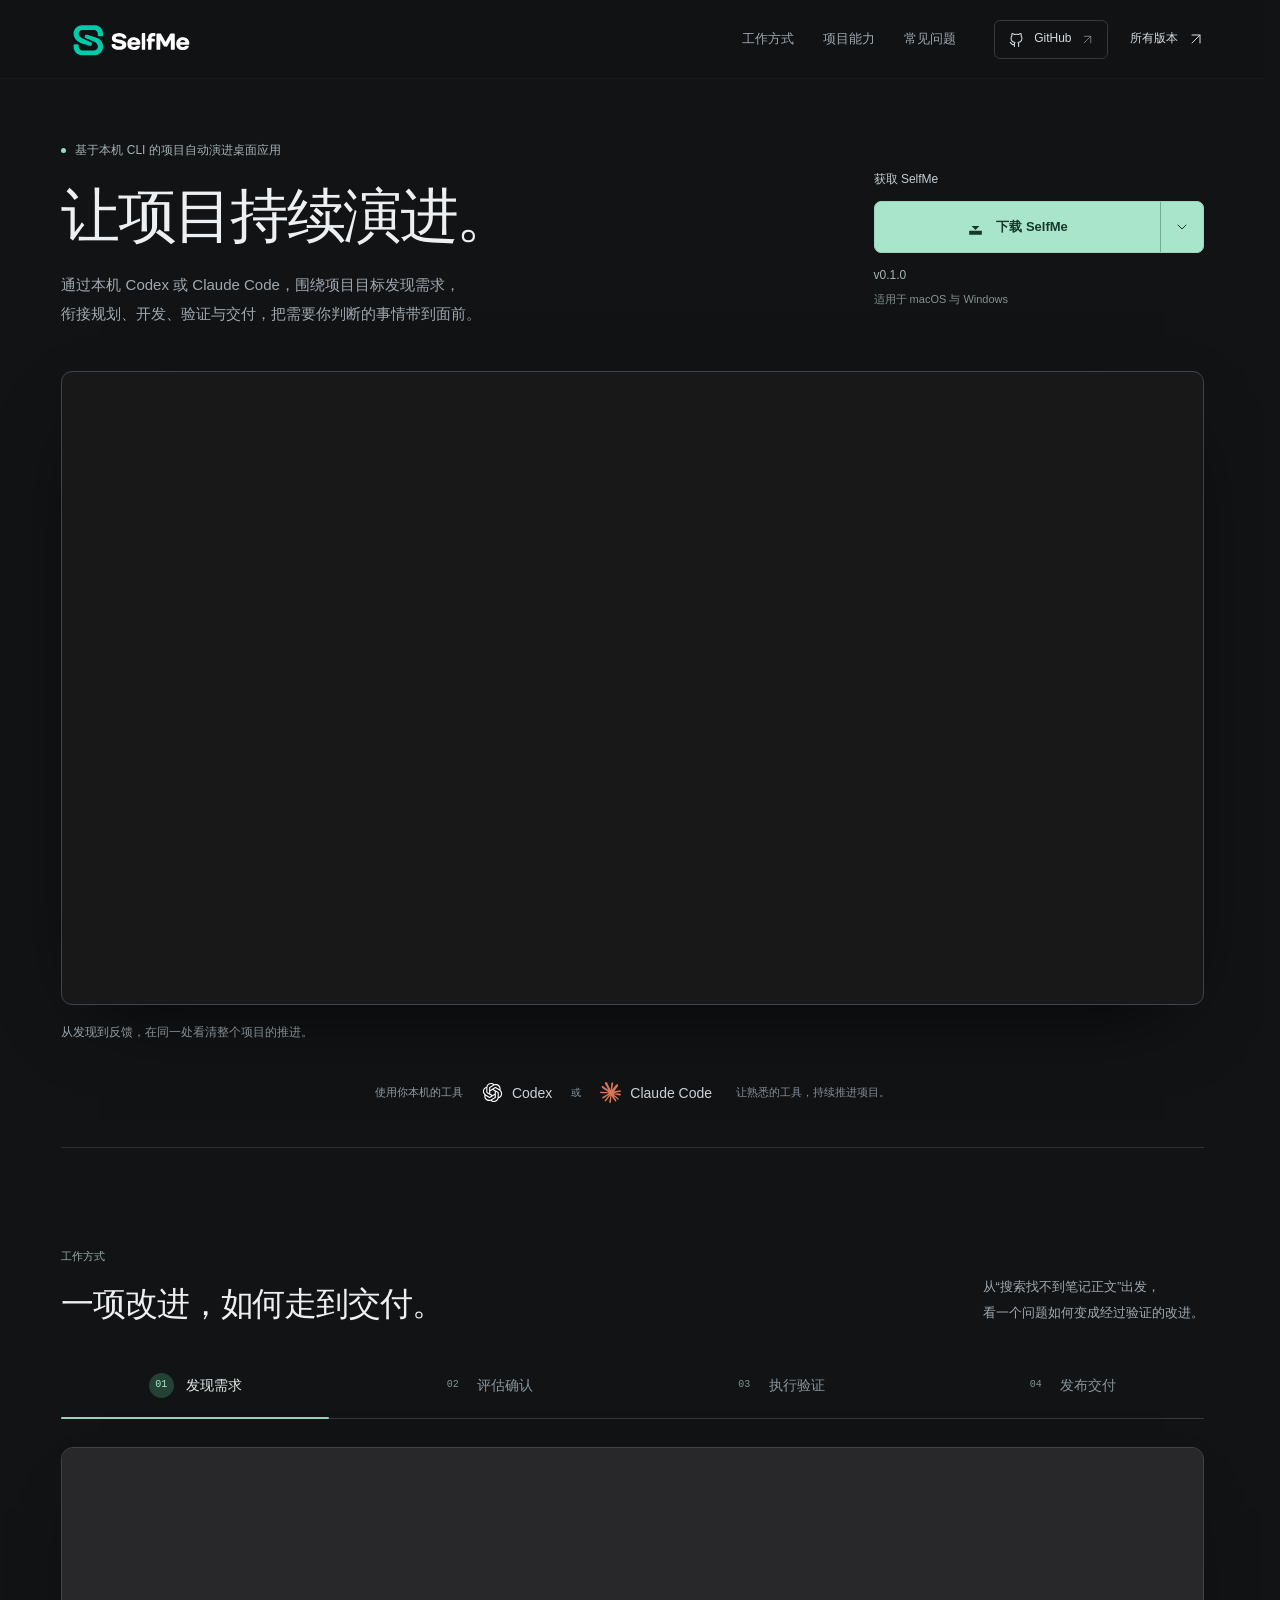
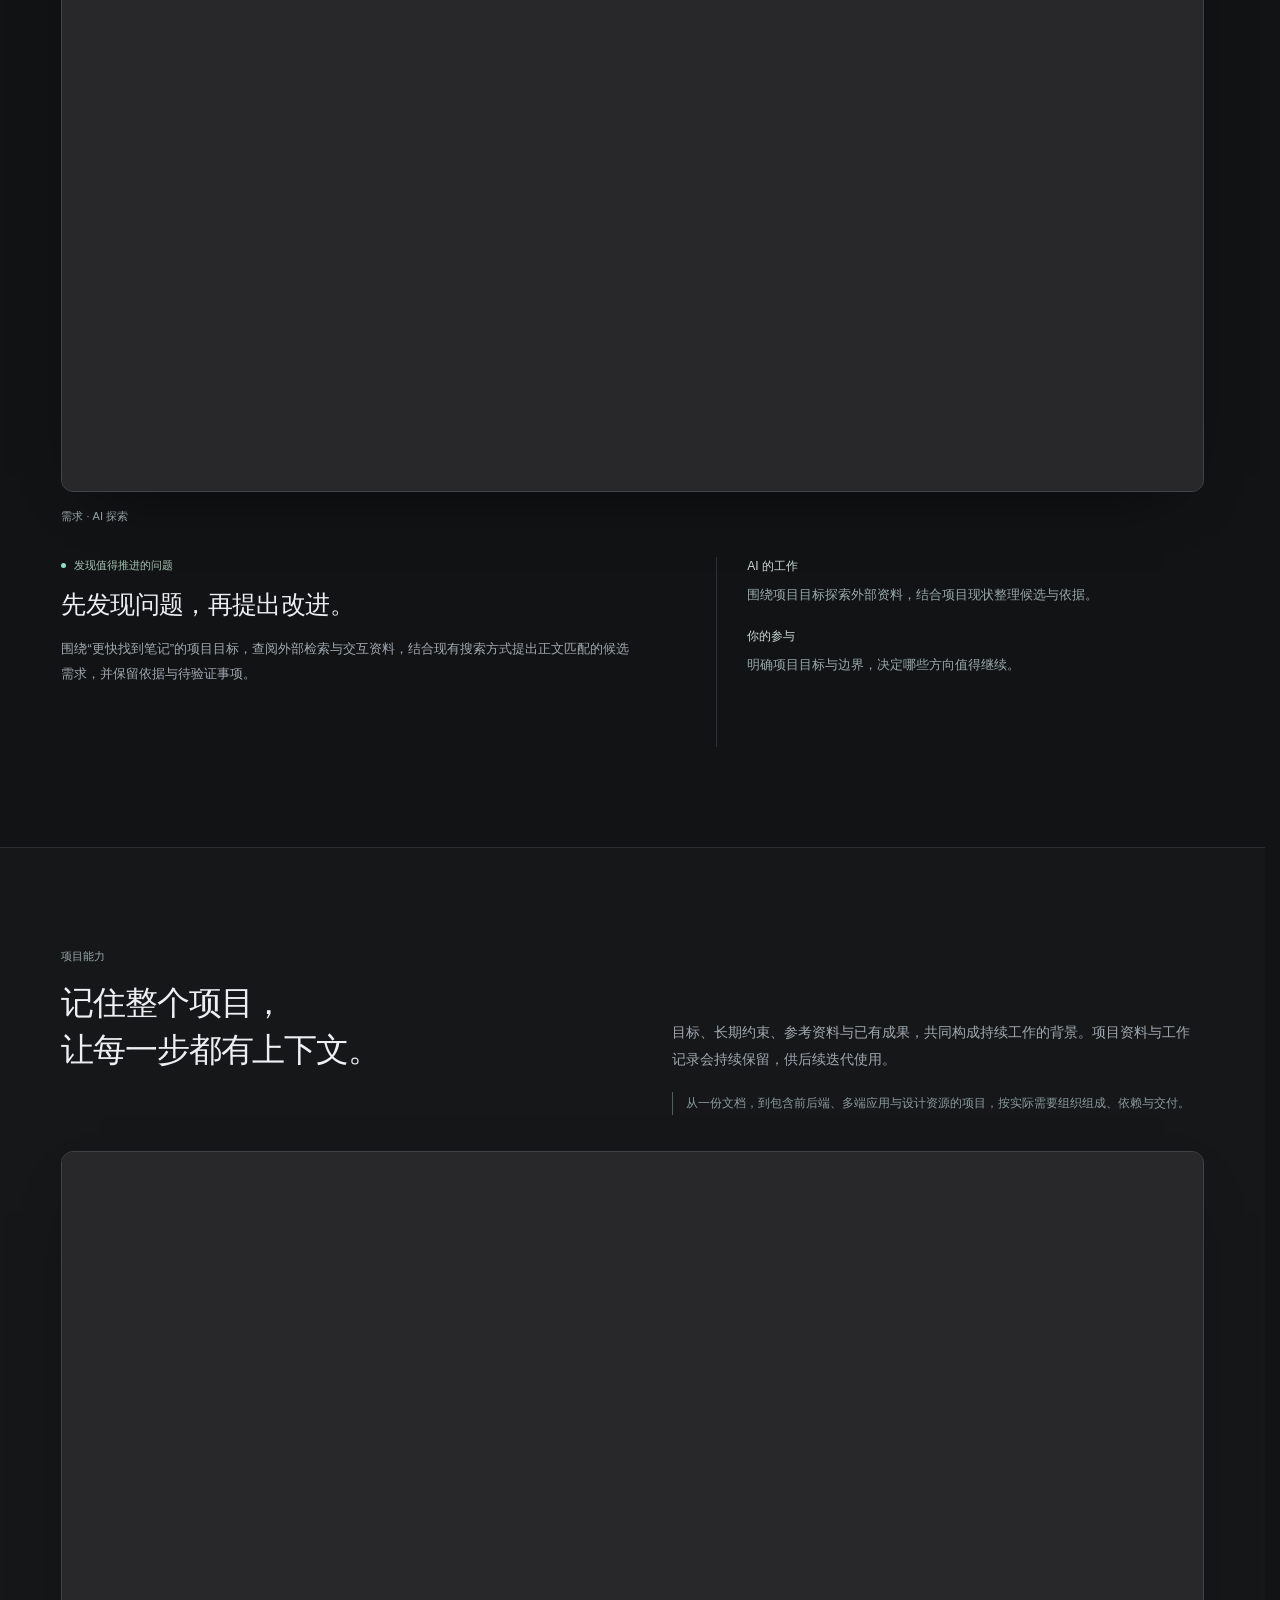
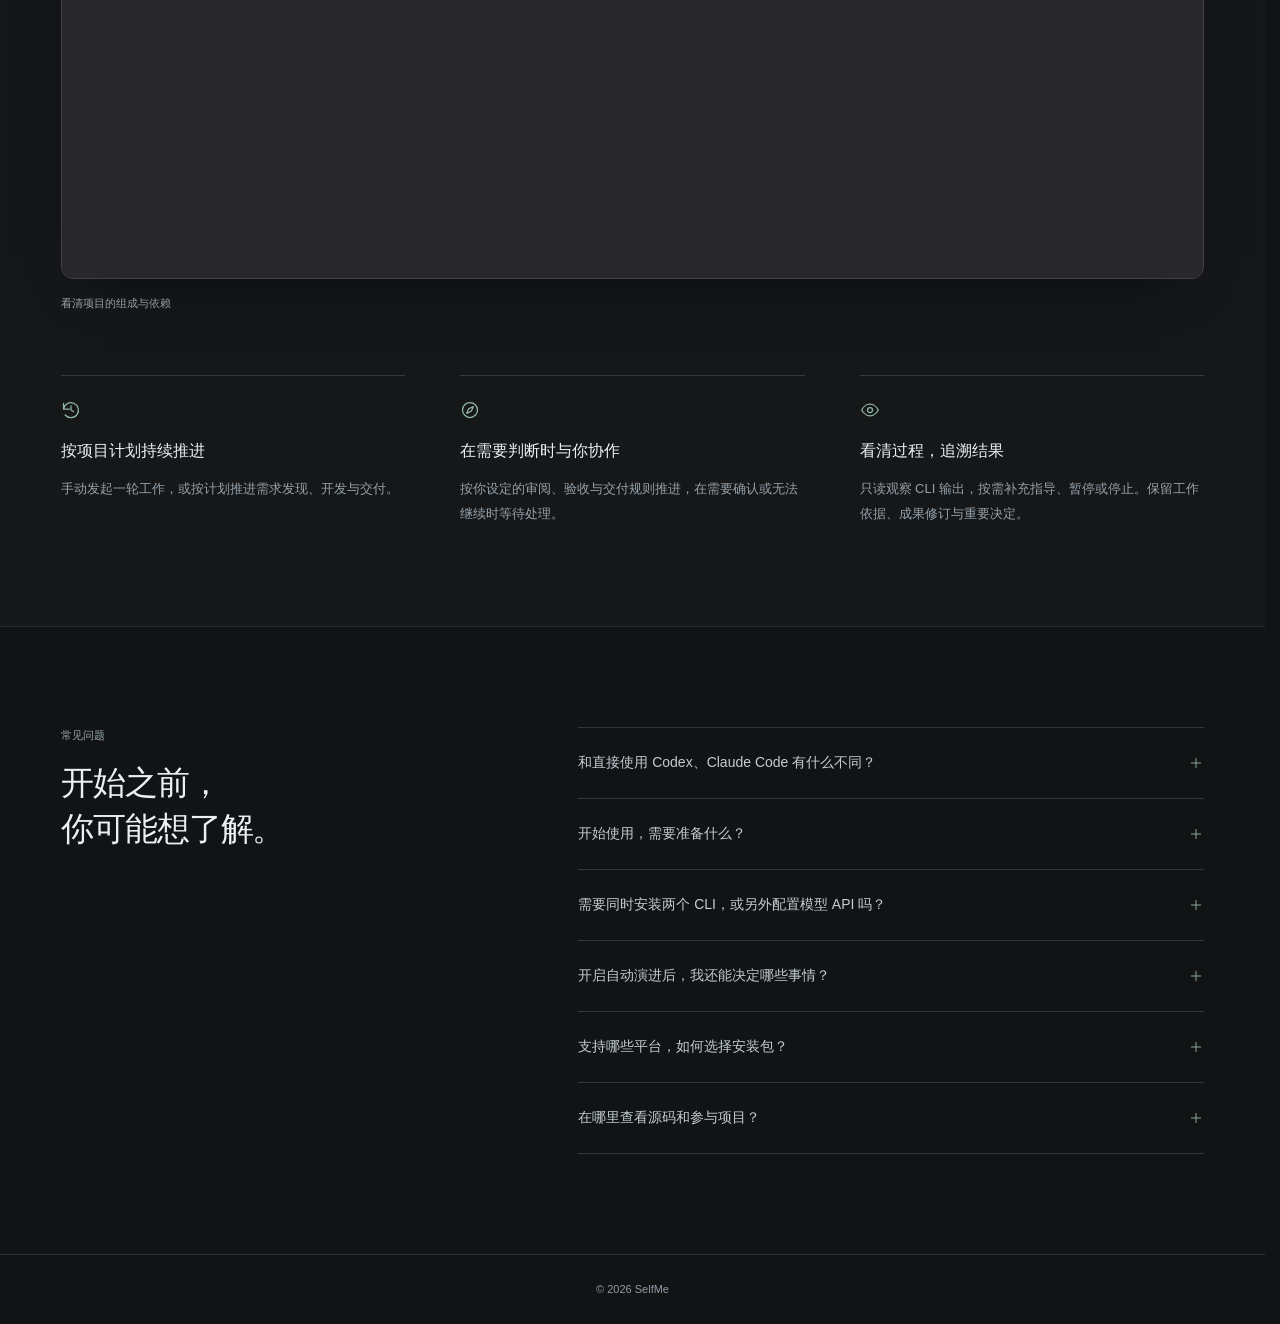
<file: index.html>
<!doctype html>
<html lang="zh-CN">
<head>
  <meta charset="utf-8">
  <meta name="viewport" content="width=device-width, initial-scale=1, viewport-fit=cover">
  <meta name="theme-color" content="#111315">
  <meta name="color-scheme" content="dark">
  <meta name="description" content="SelfMe 是基于本机 Codex 或 Claude Code 的项目自动演进桌面应用。围绕项目目标发现需求，衔接规划、开发、验证与交付，在需要判断时与你协作。">
  <title>SelfMe — 让项目持续演进。</title>
  <link rel="canonical" href="https://selfme.ai/">
  <link rel="icon" href="assets/favicon.svg" type="image/svg+xml">
  <link rel="icon" href="assets/favicon.ico" sizes="any">
  <link rel="apple-touch-icon" href="assets/apple-touch-icon.png">
  <link rel="mask-icon" href="assets/safari-pinned-tab.svg" color="#008C77">
  <meta property="og:type" content="website">
  <meta property="og:site_name" content="SelfMe">
  <meta property="og:title" content="SelfMe — 让项目持续演进。">
  <meta property="og:description" content="通过本机 Codex 或 Claude Code，衔接需求发现、开发、验证与交付，把需要你判断的事情带到面前。">
  <meta property="og:url" content="https://selfme.ai/">
  <meta property="og:image" content="https://selfme.ai/assets/selfme-og-dark.png">
  <meta property="og:image:width" content="1200">
  <meta property="og:image:height" content="630">
  <meta property="og:image:alt" content="SelfMe">
  <meta name="twitter:card" content="summary_large_image">
  <meta name="twitter:title" content="SelfMe — 让项目持续演进。">
  <meta name="twitter:description" content="基于本机 CLI 的项目自动演进桌面应用。">
  <meta name="twitter:image" content="https://selfme.ai/assets/selfme-og-dark.png">
  <link rel="stylesheet" href="styles/main.css">
  <link rel="stylesheet" href="styles/showcase-host.css">
  <script src="scripts/contact.js?v=004300c04e94" defer></script>
  <script src="scripts/release.js" defer></script>
  <script src="scripts/release-model.js" defer></script>
  <script src="scripts/main.js" defer></script>
  <script src="scripts/showcase-host.js" defer></script>
</head>
<body id="top">
<a class="skip-link" href="#main">跳到主要内容</a>
<svg class="icon-definitions" xmlns="http://www.w3.org/2000/svg" aria-hidden="true">
  <symbol id="i-up-right" viewBox="0 0 24 24"><path d="M6 18 18 6M6 6h12v12"/></symbol>
  <symbol id="i-download" viewBox="0 0 24 24"><path d="M12 3v12m-5-5 5 5 5-5M4 16v5h16v-5"/></symbol>
  <symbol id="i-close" viewBox="0 0 24 24"><path d="m6 6 12 12M6 18 18 6"/></symbol>
  <symbol id="i-plus" viewBox="0 0 24 24"><path d="M12 5v14M5 12h14"/></symbol>
  <symbol id="i-github" viewBox="0 0 24 24"><path d="M9 19c-4.3 1.3-4.3-2.2-6-2.7M15 22v-3.4a3 3 0 0 0-.8-2.3c2.7-.3 5.5-1.3 5.5-6a4.7 4.7 0 0 0-1.3-3.3 4.3 4.3 0 0 0-.1-3.3S17.3 3.4 15 5a12 12 0 0 0-6 0C6.7 3.4 5.7 3.7 5.7 3.7A4.3 4.3 0 0 0 5.6 7a4.7 4.7 0 0 0-1.3 3.3c0 4.7 2.8 5.7 5.5 6a3 3 0 0 0-.8 2.3V22"/></symbol>
  <symbol id="i-apple" viewBox="0 0 24 24"><path d="M15.7 2.5c.1 1.3-.5 2.5-1.2 3.2-.8.8-1.8 1.3-3 1.2-.1-1.2.5-2.5 1.2-3.2.8-.8 1.9-1.3 3-1.2ZM19.3 17.6c-.5 1.2-1.2 2.5-2.2 3.5-1.1 1.1-1.8.7-3.1.2-1.3-.4-2-.4-3.4.1-1.1.4-1.9.8-3-.3C4.5 18.2 2.9 12.9 5.2 9.9c1.1-1.5 3.1-2.1 4.7-1.6 1.4.5 2.2.6 3.5 0 1.7-.7 3.8-.4 5 1.1-3.2 1.9-2.7 6.4.9 8.2Z"/></symbol>
  <symbol id="i-windows" viewBox="0 0 24 24"><path d="m3 5 8-1v7H3V5Zm10-1.2L21 2.5V11h-8V3.8ZM3 13h8v7l-8-1v-6Zm10 0h8v8.5l-8-1.3V13Z"/></symbol>
  <symbol id="i-compass" viewBox="0 0 24 24"><circle cx="12" cy="12" r="9"/><path d="m16 8-2.5 5.5L8 16l2.5-5.5L16 8Z"/></symbol>
  <symbol id="i-history" viewBox="0 0 24 24"><path d="M3 11a9 9 0 1 1 2 7M3 4v7h7m2-4v5l3 2"/></symbol>
  <symbol id="i-eye" viewBox="0 0 24 24"><path d="M2 12s3.5-7 10-7 10 7 10 7-3.5 7-10 7S2 12 2 12Z"/><circle cx="12" cy="12" r="3"/></symbol>
  <symbol id="i-menu" viewBox="0 0 24 24"><path d="M4 7h16M4 12h16M4 17h16"/></symbol>
<symbol id="i-chevron" viewBox="0 0 24 24"><path d="m6 9 6 6 6-6"/></symbol><symbol id="i-info" viewBox="0 0 24 24"><circle cx="12" cy="12" r="9"/><path d="M12 11v6m0-10v.1"/></symbol>
</svg>
<header class="site-header">
  <div class="wrap header-inner">
    <a class="brand" href="#top" aria-label="SelfMe 首页"><img src="assets/selfme-logo-wordmark-dark.svg" width="2172" height="724" alt="SelfMe"></a>
    <nav class="primary-nav" aria-label="主要导航"><a href="#workflow">工作方式</a><a href="#capabilities">项目能力</a><a href="#faq">常见问题</a></nav>
    <div class="header-actions">
      <button class="github-link" id="github-link" type="button" aria-label="在 GitHub 查看 SelfMe 源码"><svg class="icon" aria-hidden="true"><use href="#i-github"/></svg><span>GitHub</span><svg class="icon small external-arrow" aria-hidden="true"><use href="#i-up-right"/></svg></button>
      <button class="header-download" id="all-releases" type="button">所有版本<svg class="icon small" aria-hidden="true"><use href="#i-up-right"/></svg></button>
      <button class="icon-button mobile-menu-toggle" id="menu-toggle" type="button" aria-label="展开导航" aria-controls="mobile-nav" aria-expanded="false"><svg class="icon" aria-hidden="true"><use href="#i-menu"/></svg></button>
    </div>
    <nav class="mobile-nav" id="mobile-nav" aria-label="移动导航" hidden><a href="#workflow">工作方式</a><a href="#capabilities">项目能力</a><a href="#faq">常见问题</a></nav>
  </div>
</header>

<main id="main">
  <section class="hero wrap" aria-labelledby="hero-title">
    <div class="hero-lead">
      <div class="hero-copy">
        <p class="product-definition"><span class="status-dot" aria-hidden="true"></span>基于本机 CLI 的项目自动演进桌面应用</p>
        <h1 id="hero-title">让项目持续演进。</h1>
        <p class="hero-description">通过本机 Codex 或 Claude Code，围绕项目目标发现需求，<br class="desktop-break">衔接规划、开发、验证与交付，把需要你判断的事情带到面前。</p>
      </div>
      <div class="download-control" id="download" tabindex="-1" aria-label="下载 SelfMe">
        <p class="download-heading">获取 SelfMe</p>
        <div class="download-split">
          <button class="download-primary" id="download-primary" type="button"><svg class="icon platform-symbol" aria-hidden="true"><use id="download-platform-icon" href="#i-apple"/></svg><span id="download-button-label">下载 macOS 版</span></button>
          <button class="download-options-toggle" id="download-options-toggle" type="button" data-download-trigger aria-label="其他下载" aria-controls="download-options" aria-expanded="false" aria-haspopup="dialog"><svg class="icon small" aria-hidden="true"><use href="#i-chevron"/></svg></button>
        </div>
        <p class="download-version" id="download-version">v0.1.0 · .dmg · 128 MB</p>
        <p class="download-system" id="download-system">需要 macOS 14.0 或更高版本</p>
      </div>
    </div>
    <figure class="overview-figure">
      <div class="native-overview" id="overview-demo">
        <iframe id="overview-frame" src="assets/previews/overview.html" title="SelfMe 演进总览动态演示" tabindex="-1" aria-hidden="true" sandbox="allow-scripts" loading="eager"></iframe>
      </div>
      <figcaption><span>从发现到反馈，在同一处看清整个项目的推进。</span></figcaption>
    </figure>
    <div class="tool-strip"><p>使用你本机的工具</p><span><img src="assets/openai-mark.svg" alt="" width="21" height="21">Codex</span><span class="tool-or">或</span><span><img src="assets/claude-code-mark.svg" alt="" width="22" height="22">Claude Code</span><p>让熟悉的工具，持续推进项目。</p></div>
  </section>

  <section class="workflow-section section-space" id="workflow" aria-labelledby="workflow-title">
    <div class="wrap">
      <div class="section-heading"><div><p class="section-label">工作方式</p><h2 id="workflow-title">一项改进，如何走到交付。</h2></div><p class="section-description">从“搜索找不到笔记正文”出发，<br class="desktop-break">看一个问题如何变成经过验证的改进。</p></div>
      <div class="tour-navigation" role="tablist" aria-label="选择查看迭代阶段">
        <button id="step-discover" class="tour-step" type="button" role="tab" aria-selected="true" aria-controls="scene-panel" data-scene="discover"><span class="tour-number">01</span><span>发现需求</span></button>
        <button id="step-review" class="tour-step" type="button" role="tab" aria-selected="false" aria-controls="scene-panel" data-scene="review" tabindex="-1"><span class="tour-number">02</span><span>评估确认</span></button>
        <button id="step-build" class="tour-step" type="button" role="tab" aria-selected="false" aria-controls="scene-panel" data-scene="build" tabindex="-1"><span class="tour-number">03</span><span>执行验证</span></button>
        <button id="step-deliver" class="tour-step" type="button" role="tab" aria-selected="false" aria-controls="scene-panel" data-scene="deliver" tabindex="-1"><span class="tour-number">04</span><span>发布交付</span></button>
        <span class="tour-indicator" aria-hidden="true"></span>
      </div>
      <div class="tour-panel" id="scene-panel" role="tabpanel" aria-labelledby="step-discover">
        <figure class="product-figure"><div class="showcase-frame workflow-showcase" role="img" aria-label="SelfMe 需求 · AI 探索界面预览"><iframe id="workflow-frame" data-showcase-frame="workflow" src="assets/previews/workflow.html" title="SelfMe 工作流程界面预览" tabindex="-1" aria-hidden="true" sandbox="allow-scripts" loading="lazy"></iframe></div><figcaption><span id="scene-location">需求 · AI 探索</span></figcaption></figure>
        <div class="tour-description"><div><p class="tour-state" id="scene-state"><span class="status-dot" aria-hidden="true"></span><span>发现值得推进的问题</span></p><h3 id="scene-title">先发现问题，再提出改进。</h3><p id="scene-description">围绕“更快找到笔记”的项目目标，查阅外部检索与交互资料，结合现有搜索方式提出正文匹配的候选需求，并保留依据与待验证事项。</p></div><dl><div><dt>AI 的工作</dt><dd id="scene-ai">围绕项目目标探索外部资料，结合项目现状整理候选与依据。</dd></div><div><dt>你的参与</dt><dd id="scene-human">明确项目目标与边界，决定哪些方向值得继续。</dd></div></dl></div>
      </div>
    </div>
  </section>

  <section class="capability-section section-space" id="capabilities" aria-labelledby="capability-title">
    <div class="wrap">
      <div class="context-grid">
        <div class="context-copy"><p class="section-label">项目能力</p><h2 id="capability-title">记住整个项目，<br>让每一步都有上下文。</h2><p class="section-description">目标、长期约束、参考资料与已有成果，共同构成持续工作的背景。项目资料与工作记录会持续保留，供后续迭代使用。</p><p class="scope-note">从一份文档，到包含前后端、多端应用与设计资源的项目，按实际需要组织组成、依赖与交付。</p></div>
        <figure class="product-figure project-figure"><div class="showcase-frame project-showcase" role="img" aria-label="SelfMe 项目组成界面，展示客户端、接口服务和共享契约的归属与依赖"><iframe id="project-frame" data-showcase-frame="project" src="assets/previews/project.html" title="SelfMe 项目组成界面预览" tabindex="-1" aria-hidden="true" sandbox="allow-scripts" loading="lazy"></iframe></div><figcaption><span>看清项目的组成与依赖</span></figcaption></figure>
      </div>
      <div class="principles-grid"><article><svg class="icon" aria-hidden="true"><use href="#i-history"/></svg><h3>按项目计划持续推进</h3><p>手动发起一轮工作，或按计划推进需求发现、开发与交付。</p></article><article><svg class="icon" aria-hidden="true"><use href="#i-compass"/></svg><h3>在需要判断时与你协作</h3><p>按你设定的审阅、验收与交付规则推进，在需要确认或无法继续时等待处理。</p></article><article><svg class="icon" aria-hidden="true"><use href="#i-eye"/></svg><h3>看清过程，追溯结果</h3><p>只读观察 CLI 输出，按需补充指导、暂停或停止。保留工作依据、成果修订与重要决定。</p></article></div>
    </div>
  </section>

  <section class="faq-section section-space" id="faq" aria-labelledby="faq-title">
    <div class="wrap faq-grid"><div><p class="section-label">常见问题</p><h2 id="faq-title">开始之前，<br>你可能想了解。</h2></div><div class="faq-list">
      <details><summary>和直接使用 Codex、Claude Code 有什么不同？<svg class="icon small" aria-hidden="true"><use href="#i-plus"/></svg></summary><p>SelfMe 围绕项目目标持续发现需求，衔接评估、审阅、开发、验证与交付，并保留项目背景和工作记录，减少你反复交代背景、安排下一步和跟进结果的负担。实际工作仍由本机 Codex 或 Claude Code 完成。</p></details>
      <details><summary>开始使用，需要准备什么？<svg class="icon small" aria-hidden="true"><use href="#i-plus"/></svg></summary><p>准备一个本地项目目录，并安装好可正常使用的 Codex 或 Claude Code。接入项目后，设定目标和工作范围即可开始。</p></details>
      <details><summary>需要同时安装两个 CLI，或另外配置模型 API 吗？<svg class="icon small" aria-hidden="true"><use href="#i-plus"/></svg></summary><p>选择本机 Codex 或 Claude Code 中的一个即可，无需同时安装两者，也无需在 SelfMe 中额外配置模型 API。账号与模型在所选工具中配置，相关用量和费用按该工具的规则计算。</p></details>
      <details><summary>开启自动演进后，我还能决定哪些事情？<svg class="icon small" aria-hidden="true"><use href="#i-plus"/></svg></summary><p>你可以设定项目目标、工作范围、运行计划，以及审阅、验收和交付的确认规则。SelfMe 按这些规则推进，遇到需要你确认或无法继续的问题时等待处理。过程中可以补充指导、暂停或停止；关闭自动演进后，仍可手动发起 AI 辅助工作。</p></details>
      <details><summary>支持哪些平台，如何选择安装包？<svg class="icon small" aria-hidden="true"><use href="#i-plus"/></svg></summary><p>支持 macOS 与 Windows。下载区会自动推荐当前系统，并在能识别时匹配架构；你也可以手动选择其他安装包。版本、格式、体积与系统要求随所选安装包显示。</p></details>
      <details><summary>在哪里查看源码和参与项目？<svg class="icon small" aria-hidden="true"><use href="#i-plus"/></svg></summary><p>你可以在 GitHub 查看 SelfMe 的源码与许可证、反馈问题，或参与项目贡献。</p></details>
    </div></div>
  </section>
</main>
<footer class="site-footer"><div class="wrap"><p>© <span id="year">2026</span> SelfMe</p></div></footer>

<div class="download-options" id="download-options" role="dialog" aria-label="其他下载" hidden>
  <div class="options-heading"><h2>下载 SelfMe</h2><button class="icon-button" id="close-download-options" type="button" aria-label="关闭下载选项"><svg class="icon small" aria-hidden="true"><use href="#i-close"/></svg></button></div>
  <div class="download-package-list" id="download-package-list"></div>
</div>
<div class="site-notice" id="site-notice" hidden><svg class="icon small" aria-hidden="true"><use href="#i-info"/></svg><p id="notice-message" role="status" aria-live="polite" aria-atomic="true"></p><button class="icon-button" id="notice-close" type="button" aria-label="关闭提示"><svg class="icon small" aria-hidden="true"><use href="#i-close"/></svg></button></div>
<noscript><p class="noscript-note">启用 JavaScript 可选择安装包、切换界面演示并查看下载与源码状态。</p></noscript>
</body>
</html>
</file>
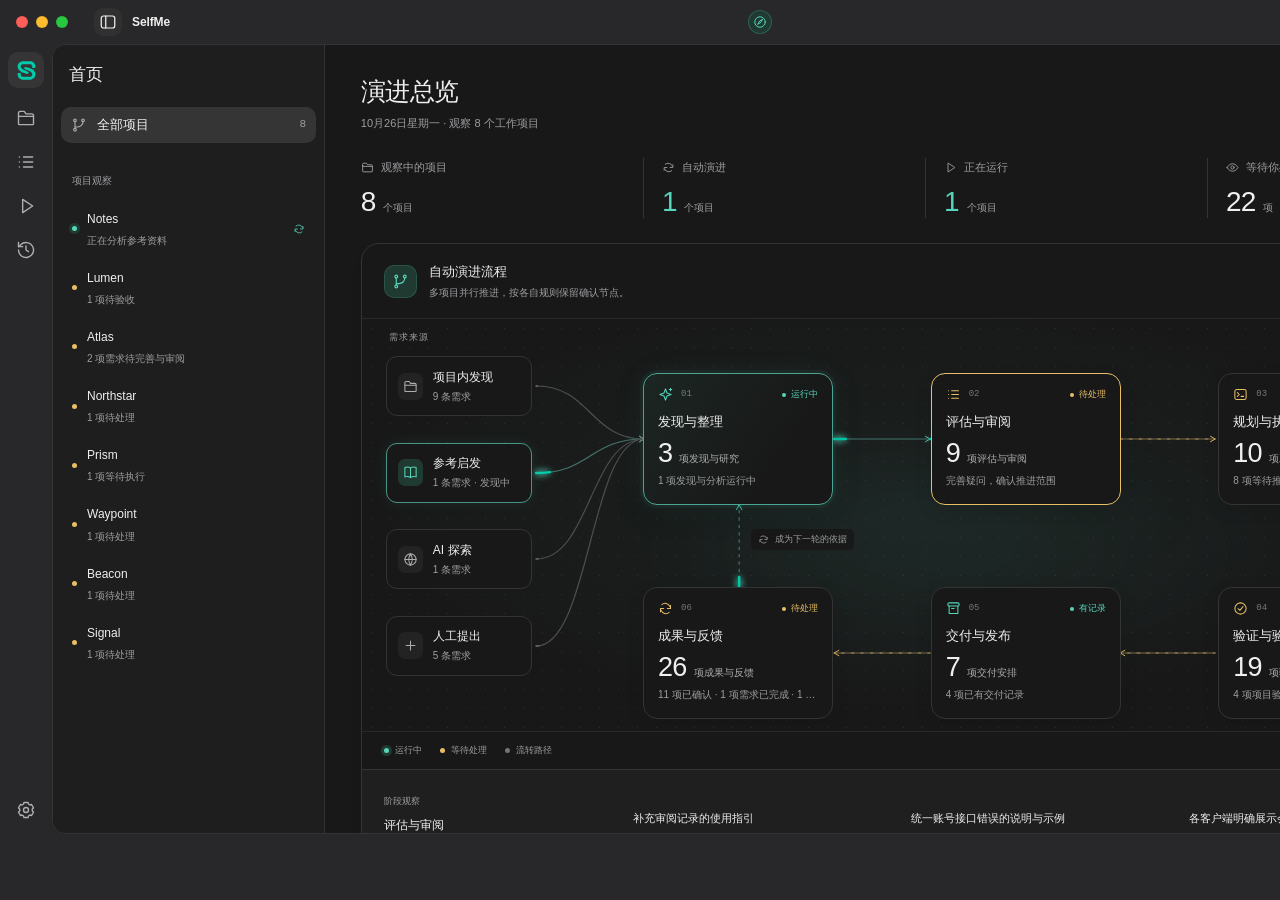
<file: assets/previews/overview.html>
<!doctype html><html lang="zh-CN" data-theme="dark" data-platform="mac" data-density="standard"><head><meta charset="utf-8"><meta name="viewport" content="width=1512"><title>SelfMe 演进总览 · 只读演示</title><link rel="stylesheet" href="../../styles/product-preview.css"><script src="../../scripts/preview.js" defer></script></head><body class="preview-paused"><div id="preview-root" inert><svg class="icon-sprite" xmlns="http://www.w3.org/2000/svg" aria-hidden="true" focusable="false">
    <symbol id="i-bell" viewbox="0 0 24 24"><path d="M18 8a6 6 0 0 0-12 0c0 7-3 7-3 9h18c0-2-3-2-3-9M10 21h4"></path></symbol>
    <symbol id="i-panel" viewbox="0 0 24 24"><rect x="3" y="4" width="18" height="16" rx="3"></rect><path d="M9 4v16"></path></symbol>
    <symbol id="i-preview" viewbox="0 0 24 24"><rect x="3" y="4" width="18" height="16" rx="3"></rect><path d="M15 4v16"></path></symbol>
    <symbol id="i-chevron-right" viewbox="0 0 24 24"><path d="m9 6 6 6-6 6"></path></symbol>
    <symbol id="i-plus" viewbox="0 0 24 24"><path d="M12 5v14M5 12h14"></path></symbol>
    <symbol id="i-x" viewbox="0 0 24 24"><path d="m6 6 12 12M18 6 6 18"></path></symbol>
    <symbol id="i-check-circle" viewbox="0 0 24 24"><circle cx="12" cy="12" r="9"></circle><path d="m8 12 3 3 5-6"></path></symbol>
    <symbol id="i-play" viewbox="0 0 24 24"><path d="m8 4 12 8-12 8Z"></path></symbol>
    <symbol id="i-pause" viewbox="0 0 24 24"><path d="M8 5v14M16 5v14"></path></symbol>
    <symbol id="i-compass" viewbox="0 0 24 24"><circle cx="12" cy="12" r="9"></circle><path d="m16 8-3 5-5 3 3-5Z"></path></symbol>
    <symbol id="i-folder" viewbox="0 0 24 24"><path d="M3 8V6a2 2 0 0 1 2-2h5l2 3h7a2 2 0 0 1 2 2v10a1 1 0 0 1-1 1H4a1 1 0 0 1-1-1V8Z"></path><path d="M3 10h18"></path></symbol>
    <symbol id="i-history" viewbox="0 0 24 24"><path d="M3 12a9 9 0 1 0 2.64-6.36L3 8"></path><path d="M3 3v5h5M12 7v5l3 2"></path></symbol>
    <symbol id="i-list" viewbox="0 0 24 24"><path d="M9 6h11M9 12h11M9 18h11M4 6h.01M4 12h.01M4 18h.01"></path></symbol>
    <symbol id="i-settings" viewbox="0 0 24 24"><path d="m9.5 3-.5 2a7.5 7.5 0 0 0-1.7 1l-2-.6L3 9.5l1.5 1.4a7.5 7.5 0 0 0 0 2.2L3 14.5l2.3 4.1 2-.6a7.5 7.5 0 0 0 1.7 1l.5 2h5l.5-2a7.5 7.5 0 0 0 1.7-1l2 .6 2.3-4.1-1.5-1.4a7.5 7.5 0 0 0 0-2.2L21 9.5l-2.3-4.1-2 .6a7.5 7.5 0 0 0-1.7-1l-.5-2Z"></path><circle cx="12" cy="12" r="3"></circle></symbol>
    <symbol id="i-file" viewbox="0 0 24 24"><path d="M14 3H6a2 2 0 0 0-2 2v14a2 2 0 0 0 2 2h12a2 2 0 0 0 2-2V9Z"></path><path d="M14 3v6h6M8 13h8m-8 4h5"></path></symbol>
    <symbol id="i-refresh" viewbox="0 0 24 24"><path d="M20 7v5h-5M4 17v-5h5"></path><path d="M6 6a8 8 0 0 1 13 3M18 18a8 8 0 0 1-13-3"></path></symbol>
    <symbol id="i-terminal" viewbox="0 0 24 24"><rect x="3" y="4" width="18" height="16" rx="3"></rect><path d="m7 9 3 3-3 3m6 0h4"></path></symbol>
    <symbol id="i-minus" viewbox="0 0 24 24"><path d="M5 12h14"></path></symbol>
    <symbol id="i-square" viewbox="0 0 24 24"><rect x="5" y="5" width="14" height="14" rx="1"></rect></symbol>
    <symbol id="i-book" viewbox="0 0 24 24"><path d="M12 5c-3-2-6-2-9-1v15c3-1 6-1 9 1m0-15c3-2 6-2 9-1v15c-3-1-6-1-9 1Zm0 0v15"></path></symbol>
    <symbol id="i-expand" viewbox="0 0 24 24"><path d="M9 3H3v6m12-6h6v6M3 15v6h6m12-6v6h-6"></path></symbol>
    <symbol id="i-eye" viewbox="0 0 24 24"><path d="M2 12s3.5-7 10-7 10 7 10 7-3.5 7-10 7S2 12 2 12Z"></path><circle cx="12" cy="12" r="3"></circle></symbol>
    <symbol id="i-sparkles" viewbox="0 0 24 24"><path d="m12 3 2.4 6.6L21 12l-6.6 2.4L12 21l-2.4-6.6L3 12l6.6-2.4ZM20 2v4m-2-2h4"></path></symbol>
    <symbol id="i-globe" viewbox="0 0 24 24"><circle cx="12" cy="12" r="9"></circle><path d="M3 12h18M12 3a17 17 0 0 1 0 18 17 17 0 0 1 0-18Z"></path></symbol>
    <symbol id="i-branch" viewbox="0 0 24 24"><circle cx="6" cy="5" r="2"></circle><circle cx="6" cy="19" r="2"></circle><circle cx="18" cy="5" r="2"></circle><path d="M6 7v10m12-10a8 8 0 0 1-8 8H6"></path></symbol>
    <symbol id="i-archive" viewbox="0 0 24 24"><rect x="3" y="3" width="18" height="5" rx="2"></rect><path d="M5 8v12h14V8m-10 4h4"></path></symbol>
  </svg><div class="desktop"><header class="titlebar">
      <div class="mac-decoration" aria-hidden="true"><span></span><span></span><span></span></div>
      <button class="ui-icon-button sidebar-toggle" id="sidebar-toggle" type="button" aria-label="收起侧栏" aria-expanded="true" aria-controls="secondary-sidebar"><svg class="ui-icon" aria-hidden="true"><use href="#i-panel"></use></svg></button>
      <div class="titlebar-name">SelfMe</div>
      <div class="titlebar-spacer"><div class="workbench-principle" role="note" aria-label="指南针"><button class="workbench-principle-toggle" id="principle-toggle" type="button" aria-label="展开指南针" aria-expanded="false" aria-controls="principle-content principle-doc"><span class="workbench-principle-mark" aria-hidden="true"><svg class="ui-icon"><use href="#i-compass"></use></svg></span></button></div></div>
      <button class="ui-icon-button capacity-notice-toggle" type="button" data-activity-action="toggle" id="app-notifications-toggle" aria-haspopup="dialog" aria-expanded="false" aria-label="通知，16 条未读"><svg class="ui-icon" aria-hidden="true"><use href="#i-bell"></use></svg><span class="capacity-notice-dot"></span></button><button class="assistant-toggle" id="assistant-toggle" type="button" aria-label="展开助手" aria-controls="assistant-panel" aria-expanded="false" data-unread="false"><svg class="ui-icon" aria-hidden="true"><use href="#i-sparkles"></use></svg><span>助手</span></button>
      <button class="ui-icon-button preview-toggle" id="preview-toggle" type="button" aria-label="展开预览" aria-controls="preview-panel" aria-expanded="false"><svg class="ui-icon" aria-hidden="true"><use href="#i-preview"></use></svg></button>
      <div class="windows-decoration" aria-hidden="true"><svg class="ui-icon"><use href="#i-minus"></use></svg><svg class="ui-icon"><use href="#i-square"></use></svg><svg class="ui-icon"><use href="#i-x"></use></svg></div>
    </header><div class="desktop-body"><nav class="activity-rail" aria-label="一级功能">
        <button class="rail-brand" type="button" data-view="workspace" aria-label="首页" aria-current="page"><img src="[data-uri]" alt="" width="23" height="23"></button>
        <div class="rail-navigation">
          <button class="ui-icon-button rail-item" type="button" data-view="projects" aria-label="项目"><svg class="ui-icon" aria-hidden="true"><use href="#i-folder"></use></svg></button>
          <button class="ui-icon-button rail-item" type="button" data-view="requirements" aria-label="需求"><svg class="ui-icon" aria-hidden="true"><use href="#i-list"></use></svg></button>
          <button class="ui-icon-button rail-item" type="button" data-view="execution" aria-label="执行"><svg class="ui-icon" aria-hidden="true"><use href="#i-play"></use></svg></button>
          <button class="ui-icon-button rail-item" type="button" data-view="versions" aria-label="版本"><svg class="ui-icon" aria-hidden="true"><use href="#i-history"></use></svg></button>
        </div>
        <button class="ui-icon-button rail-item rail-settings" type="button" data-view="settings" aria-label="设置"><svg class="ui-icon" aria-hidden="true"><use href="#i-settings"></use></svg></button>

      </nav><div class="work-surface"><aside class="secondary-sidebar"><div class="sidebar-view" data-sidebar-view="workspace">
            <div class="sidebar-heading"><h1>首页</h1></div>
            <nav class="sidebar-nav home-scope-navigation" id="home-scope-navigation" aria-label="首页观察范围"><button class="ui-nav-item" type="button" data-home-action="scope" data-key="all" aria-current="page"><svg class="ui-icon" aria-hidden="true"><use href="#i-branch"></use></svg><span>全部项目</span><span class="ui-nav-meta">8</span></button><p class="home-sidebar-label">项目观察</p><button class="home-project-scope" type="button" data-home-action="scope" data-key="example-home-demo" title="Notes
/Users/you/Projects/notes
正在分析参考资料" aria-label="观察 Notes，正在分析参考资料"><span class="home-project-dot" data-state="running"></span><span class="home-project-scope-copy"><strong>Notes</strong><small>正在分析参考资料</small></span><svg class="ui-icon home-project-auto" aria-hidden="true"><use href="#i-refresh"></use></svg></button><button class="home-project-scope" type="button" data-home-action="scope" data-key="selfme" title="Lumen
/Users/you/Projects/lumen
1 项待验收" aria-label="观察 Lumen，1 项待验收"><span class="home-project-dot" data-state="waiting"></span><span class="home-project-scope-copy"><strong>Lumen</strong><small>1 项待验收</small></span></button><button class="home-project-scope" type="button" data-home-action="scope" data-key="example-atlas" title="Atlas
/Users/you/Projects/atlas
2 项需求待完善与审阅" aria-label="观察 Atlas，2 项需求待完善与审阅"><span class="home-project-dot" data-state="waiting"></span><span class="home-project-scope-copy"><strong>Atlas</strong><small>2 项需求待完善与审阅</small></span></button><button class="home-project-scope" type="button" data-home-action="scope" data-key="example-northstar" title="Northstar
/Users/you/Projects/northstar
1 项待处理" aria-label="观察 Northstar，1 项待处理"><span class="home-project-dot" data-state="waiting"></span><span class="home-project-scope-copy"><strong>Northstar</strong><small>1 项待处理</small></span></button><button class="home-project-scope" type="button" data-home-action="scope" data-key="example-structure-studio" title="Prism
/Users/you/Projects/prism
1 项等待执行" aria-label="观察 Prism，1 项等待执行"><span class="home-project-dot" data-state="waiting"></span><span class="home-project-scope-copy"><strong>Prism</strong><small>1 项等待执行</small></span></button><button class="home-project-scope" type="button" data-home-action="scope" data-key="example-handoff-studio" title="Waypoint
/Users/you/Projects/waypoint
1 项待处理" aria-label="观察 Waypoint，1 项待处理"><span class="home-project-dot" data-state="waiting"></span><span class="home-project-scope-copy"><strong>Waypoint</strong><small>1 项待处理</small></span></button><button class="home-project-scope" type="button" data-home-action="scope" data-key="example-beacon" title="Beacon
/Users/you/Projects/beacon
1 项待处理" aria-label="观察 Beacon，1 项待处理"><span class="home-project-dot" data-state="waiting"></span><span class="home-project-scope-copy"><strong>Beacon</strong><small>1 项待处理</small></span></button><button class="home-project-scope" type="button" data-home-action="scope" data-key="example-signal" title="Signal
/Users/you/Projects/signal
1 项待处理" aria-label="观察 Signal，1 项待处理"><span class="home-project-dot" data-state="waiting"></span><span class="home-project-scope-copy"><strong>Signal</strong><small>1 项待处理</small></span></button></nav>
          </div></aside><main class="main-pane"><div class="main-scroll" id="main-scroll"><section class="home-page" data-main-view="workspace" aria-labelledby="page-home-title">
              <header class="home-header"><div class="home-heading"><h1 id="page-home-title" title="演进总览">演进总览</h1><p id="home-subtitle" title="">10月26日星期一 · 观察 8 个工作项目</p></div><div class="home-header-actions"><button class="ui-icon-button doc-icon-button" type="button" aria-label="查看首页说明" aria-controls="preview-panel"><svg class="ui-icon ui-icon--small" aria-hidden="true"><use href="#i-book"></use></svg></button><button class="ui-button ui-button--ghost ui-button--small" type="button" data-home-action="project" id="home-open-project"><svg class="ui-icon ui-icon--small" aria-hidden="true"><use href="#i-folder"></use></svg><span>管理项目</span></button></div></header>
              <div class="home-metrics" id="home-metrics" aria-label="当前观察范围统计"><div class="home-metric" title="当前范围内的未归档项目" data-active="false"><span class="home-metric-label"><svg class="ui-icon" aria-hidden="true"><use href="#i-folder"></use></svg>观察中的项目</span><div class="home-metric-value"><strong>8</strong><span>个项目</span></div></div><div class="home-metric" title="已开启自动演进的项目，不代表任务正在运行" data-active="true"><span class="home-metric-label"><svg class="ui-icon" aria-hidden="true"><use href="#i-refresh"></use></svg>自动演进</span><div class="home-metric-value"><strong>1</strong><span>个项目</span></div></div><div class="home-metric" title="有工作进行中的项目，同一项目只计一次" data-active="true"><span class="home-metric-label"><svg class="ui-icon" aria-hidden="true"><use href="#i-play"></use></svg>正在运行</span><div class="home-metric-value"><strong>1</strong><span>个项目</span></div></div><div class="home-metric" title="当前范围内尚需处理的事项，已读不会代表业务完成" data-active="false"><span class="home-metric-label"><svg class="ui-icon" aria-hidden="true"><use href="#i-eye"></use></svg>等待你处理</span><div class="home-metric-value"><strong>22</strong><span>项</span></div></div></div>
              <div id="home-flow-slot">
                <section class="home-flow-shell" id="home-flow-shell" aria-labelledby="home-flow-title" data-motion="running">
                  <header class="home-flow-header"><div class="home-flow-heading"><span class="home-flow-mark" aria-hidden="true"><svg class="ui-icon"><use href="#i-branch"></use></svg></span><div><h2 id="home-flow-title">自动演进流程</h2><p id="home-flow-subtitle">多项目并行推进，按各自规则保留确认节点。</p></div></div><div class="home-flow-actions"><span class="home-live-status" id="home-live-status" data-running="true">1 项工作进行中</span><button class="ui-icon-button" id="home-motion-toggle" type="button" data-home-action="motion" aria-label="暂停动效，任务继续运行" aria-pressed="false"><svg class="ui-icon ui-icon--small" aria-hidden="true"><use href="#i-pause"></use></svg></button><button class="ui-icon-button" id="home-expand-toggle" type="button" data-home-action="expand" aria-label="放大沙盘" aria-haspopup="dialog"><svg class="ui-icon ui-icon--small" aria-hidden="true"><use href="#i-expand"></use></svg></button></div></header>
                  <div class="home-flow-scroll" id="home-flow-scroll" tabindex="0" role="group" aria-label="自动演进流程图，展示需求来源、工作阶段与反馈路径">
                    <div class="home-flow-map" id="home-flow-map" data-running="true"><span class="home-source-caption">需求来源</span><svg class="home-connections" id="home-connections" xmlns="http://www.w3.org/2000/svg" aria-hidden="true" focusable="false" viewbox="0 0 1098 412"><defs><marker id="home-flow-arrow-idle" viewbox="0 0 10 10" refx="9" refy="5" markerwidth="6" markerheight="6" orient="auto"><path d="M 2 1 L 9 5 L 2 9" fill="none" stroke="var(--color-field-focus)" stroke-width="1.3"></path></marker><marker id="home-flow-arrow-running" viewbox="0 0 10 10" refx="9" refy="5" markerwidth="6" markerheight="6" orient="auto"><path d="M 2 1 L 9 5 L 2 9" fill="none" stroke="var(--color-accent)" stroke-width="1.3"></path></marker><marker id="home-flow-arrow-waiting" viewbox="0 0 10 10" refx="9" refy="5" markerwidth="6" markerheight="6" orient="auto"><path d="M 2 1 L 9 5 L 2 9" fill="none" stroke="var(--color-warning)" stroke-width="1.3"></path></marker></defs><g class="home-edge" data-from="project" data-to="discovery" data-state="idle" data-feedback="false" style="--edge-delay: 0s;"><path class="home-edge-track" pathlength="100" fill="none" marker-end="url(#home-flow-arrow-idle)" d="M 170 67 C 224 67, 224 120, 278 120"></path><path class="home-edge-glow" pathlength="100" fill="none" d="M 170 67 C 224 67, 224 120, 278 120"></path><path class="home-edge-light" pathlength="100" fill="none" d="M 170 67 C 224 67, 224 120, 278 120"></path></g><g class="home-edge" data-from="reference" data-to="discovery" data-state="running" data-feedback="false" style="--edge-delay: -0.7s;"><path class="home-edge-track" pathlength="100" fill="none" marker-end="url(#home-flow-arrow-running)" d="M 170 154 C 224 154, 224 120, 278 120"></path><path class="home-edge-glow" pathlength="100" fill="none" d="M 170 154 C 224 154, 224 120, 278 120"></path><path class="home-edge-light" pathlength="100" fill="none" d="M 170 154 C 224 154, 224 120, 278 120"></path></g><g class="home-edge" data-from="ai" data-to="discovery" data-state="idle" data-feedback="false" style="--edge-delay: -1.4s;"><path class="home-edge-track" pathlength="100" fill="none" marker-end="url(#home-flow-arrow-idle)" d="M 170 240 C 224 240, 224 120, 278 120"></path><path class="home-edge-glow" pathlength="100" fill="none" d="M 170 240 C 224 240, 224 120, 278 120"></path><path class="home-edge-light" pathlength="100" fill="none" d="M 170 240 C 224 240, 224 120, 278 120"></path></g><g class="home-edge" data-from="manual" data-to="discovery" data-state="idle" data-feedback="false" style="--edge-delay: -2.0999999999999996s;"><path class="home-edge-track" pathlength="100" fill="none" marker-end="url(#home-flow-arrow-idle)" d="M 170 327 C 224 327, 224 120, 278 120"></path><path class="home-edge-glow" pathlength="100" fill="none" d="M 170 327 C 224 327, 224 120, 278 120"></path><path class="home-edge-light" pathlength="100" fill="none" d="M 170 327 C 224 327, 224 120, 278 120"></path></g><g class="home-edge" data-from="discovery" data-to="review" data-state="running" data-feedback="false" style="--edge-delay: -2.8s;"><path class="home-edge-track" pathlength="100" fill="none" marker-end="url(#home-flow-arrow-running)" d="M 468 120 C 516 120, 516 120, 564 120"></path><path class="home-edge-glow" pathlength="100" fill="none" d="M 468 120 C 516 120, 516 120, 564 120"></path><path class="home-edge-light" pathlength="100" fill="none" d="M 468 120 C 516 120, 516 120, 564 120"></path></g><g class="home-edge" data-from="review" data-to="execution" data-state="waiting" data-feedback="false" style="--edge-delay: -3.5s;"><path class="home-edge-track" pathlength="100" fill="none" marker-end="url(#home-flow-arrow-waiting)" d="M 754 120 C 801.5 120, 801.5 120, 849 120"></path><path class="home-edge-glow" pathlength="100" fill="none" d="M 754 120 C 801.5 120, 801.5 120, 849 120"></path><path class="home-edge-light" pathlength="100" fill="none" d="M 754 120 C 801.5 120, 801.5 120, 849 120"></path></g><g class="home-edge" data-from="execution" data-to="verification" data-state="waiting" data-feedback="false" style="--edge-delay: -4.199999999999999s;"><path class="home-edge-track" pathlength="100" fill="none" marker-end="url(#home-flow-arrow-waiting)" d="M 944 186 C 944 227, 944 227, 944 268"></path><path class="home-edge-glow" pathlength="100" fill="none" d="M 944 186 C 944 227, 944 227, 944 268"></path><path class="home-edge-light" pathlength="100" fill="none" d="M 944 186 C 944 227, 944 227, 944 268"></path></g><g class="home-edge" data-from="verification" data-to="delivery" data-state="waiting" data-feedback="false" style="--edge-delay: -4.8999999999999995s;"><path class="home-edge-track" pathlength="100" fill="none" marker-end="url(#home-flow-arrow-waiting)" d="M 849 334 C 801.5 334, 801.5 334, 754 334"></path><path class="home-edge-glow" pathlength="100" fill="none" d="M 849 334 C 801.5 334, 801.5 334, 754 334"></path><path class="home-edge-light" pathlength="100" fill="none" d="M 849 334 C 801.5 334, 801.5 334, 754 334"></path></g><g class="home-edge" data-from="delivery" data-to="feedback" data-state="waiting" data-feedback="false" style="--edge-delay: -5.6s;"><path class="home-edge-track" pathlength="100" fill="none" marker-end="url(#home-flow-arrow-waiting)" d="M 564 334 C 516 334, 516 334, 468 334"></path><path class="home-edge-glow" pathlength="100" fill="none" d="M 564 334 C 516 334, 516 334, 468 334"></path><path class="home-edge-light" pathlength="100" fill="none" d="M 564 334 C 516 334, 516 334, 468 334"></path></g><g class="home-edge" data-from="feedback" data-to="discovery" data-state="running" data-feedback="true" style="--edge-delay: -6.3s;"><path class="home-edge-track" pathlength="100" fill="none" marker-end="url(#home-flow-arrow-running)" d="M 373 268 C 373 227, 373 227, 373 186"></path><path class="home-edge-glow" pathlength="100" fill="none" d="M 373 268 C 373 227, 373 227, 373 186"></path><path class="home-edge-light" pathlength="100" fill="none" d="M 373 268 C 373 227, 373 227, 373 186"></path></g></svg><span class="home-feedback-caption"><svg class="ui-icon" aria-hidden="true"><use href="#i-refresh"></use></svg>成为下一轮的依据</span><button class="home-source-node" type="button" data-home-action="source" data-key="project" data-source="project" aria-controls="home-stage-detail" aria-pressed="false" title="项目内发现 · 9 条需求。按需求登记的主来源计数，补充来源不重复计入。" data-state="idle" style="--source-index: 0;"><span class="home-source-mark"><svg class="ui-icon" aria-hidden="true"><use href="#i-folder"></use></svg></span><span class="home-source-copy"><strong>项目内发现</strong><small>9 条需求</small></span></button><button class="home-source-node" type="button" data-home-action="source" data-key="reference" data-source="reference" aria-controls="home-stage-detail" aria-pressed="false" title="参考启发 · 1 条需求 · 发现中。按需求登记的主来源计数，补充来源不重复计入。" data-state="running" style="--source-index: 1;"><span class="home-source-mark"><svg class="ui-icon" aria-hidden="true"><use href="#i-book"></use></svg></span><span class="home-source-copy"><strong>参考启发</strong><small>1 条需求 · 发现中</small></span></button><button class="home-source-node" type="button" data-home-action="source" data-key="ai" data-source="ai" aria-controls="home-stage-detail" aria-pressed="false" title="AI 探索 · 1 条需求。按需求登记的主来源计数，补充来源不重复计入。" data-state="idle" style="--source-index: 2;"><span class="home-source-mark"><svg class="ui-icon" aria-hidden="true"><use href="#i-globe"></use></svg></span><span class="home-source-copy"><strong>AI 探索</strong><small>1 条需求</small></span></button><button class="home-source-node" type="button" data-home-action="source" data-key="manual" data-source="manual" aria-controls="home-stage-detail" aria-pressed="false" title="人工提出 · 5 条需求。按需求登记的主来源计数，补充来源不重复计入。" data-state="idle" style="--source-index: 3;"><span class="home-source-mark"><svg class="ui-icon" aria-hidden="true"><use href="#i-plus"></use></svg></span><span class="home-source-copy"><strong>人工提出</strong><small>5 条需求</small></span></button><button class="home-flow-node" type="button" data-home-action="stage" data-key="discovery" data-stage="discovery" aria-pressed="false" aria-controls="home-stage-detail" data-state="running" aria-label="发现与整理，3 项发现与研究，1 项发现与分析运行中，运行中"><span class="home-node-top"><span class="home-node-icon"><svg class="ui-icon" aria-hidden="true"><use href="#i-sparkles"></use></svg></span><span class="home-node-index">01</span><span class="home-node-state">运行中</span></span><strong class="home-node-name">发现与整理</strong><span class="home-node-number"><b>3</b><span>项发现与研究</span></span><small class="home-node-detail" title="1 项发现与分析运行中">1 项发现与分析运行中</small></button><button class="home-flow-node" type="button" data-home-action="stage" data-key="review" data-stage="review" aria-pressed="true" aria-controls="home-stage-detail" data-state="waiting" aria-label="评估与审阅，9 项评估与审阅，完善疑问，确认推进范围，待处理"><span class="home-node-top"><span class="home-node-icon"><svg class="ui-icon" aria-hidden="true"><use href="#i-list"></use></svg></span><span class="home-node-index">02</span><span class="home-node-state">待处理</span></span><strong class="home-node-name">评估与审阅</strong><span class="home-node-number"><b>9</b><span>项评估与审阅</span></span><small class="home-node-detail" title="完善疑问，确认推进范围">完善疑问，确认推进范围</small></button><button class="home-flow-node" type="button" data-home-action="stage" data-key="execution" data-stage="execution" aria-pressed="false" aria-controls="home-stage-detail" data-state="warning" aria-label="规划与执行，10 项工作，8 项等待推进，需处理"><span class="home-node-top"><span class="home-node-icon"><svg class="ui-icon" aria-hidden="true"><use href="#i-terminal"></use></svg></span><span class="home-node-index">03</span><span class="home-node-state">需处理</span></span><strong class="home-node-name">规划与执行</strong><span class="home-node-number"><b>10</b><span>项工作</span></span><small class="home-node-detail" title="8 项等待推进">8 项等待推进</small></button><button class="home-flow-node" type="button" data-home-action="stage" data-key="verification" data-stage="verification" aria-pressed="false" aria-controls="home-stage-detail" data-state="waiting" aria-label="验证与验收，19 项验证与核对，4 项项目验证通过，待处理"><span class="home-node-top"><span class="home-node-icon"><svg class="ui-icon" aria-hidden="true"><use href="#i-check-circle"></use></svg></span><span class="home-node-index">04</span><span class="home-node-state">待处理</span></span><strong class="home-node-name">验证与验收</strong><span class="home-node-number"><b>19</b><span>项验证与核对</span></span><small class="home-node-detail" title="4 项项目验证通过">4 项项目验证通过</small></button><button class="home-flow-node" type="button" data-home-action="stage" data-key="delivery" data-stage="delivery" aria-pressed="false" aria-controls="home-stage-detail" data-state="success" aria-label="交付与发布，7 项交付安排，4 项已有交付记录，有记录"><span class="home-node-top"><span class="home-node-icon"><svg class="ui-icon" aria-hidden="true"><use href="#i-archive"></use></svg></span><span class="home-node-index">05</span><span class="home-node-state">有记录</span></span><strong class="home-node-name">交付与发布</strong><span class="home-node-number"><b>7</b><span>项交付安排</span></span><small class="home-node-detail" title="4 项已有交付记录">4 项已有交付记录</small></button><button class="home-flow-node" type="button" data-home-action="stage" data-key="feedback" data-stage="feedback" aria-pressed="false" aria-controls="home-stage-detail" data-state="waiting" aria-label="成果与反馈，26 项成果与反馈，11 项已确认 · 1 项需求已完成 · 1 项反馈与观察，待处理"><span class="home-node-top"><span class="home-node-icon"><svg class="ui-icon" aria-hidden="true"><use href="#i-refresh"></use></svg></span><span class="home-node-index">06</span><span class="home-node-state">待处理</span></span><strong class="home-node-name">成果与反馈</strong><span class="home-node-number"><b>26</b><span>项成果与反馈</span></span><small class="home-node-detail" title="11 项已确认 · 1 项需求已完成 · 1 项反馈与观察">11 项已确认 · 1 项需求已完成 · 1 项反馈与观察</small></button></div>
                  </div>
                  <footer class="home-flow-footer"><div class="home-flow-legend" aria-label="流程图状态"><span data-state="running">运行中</span><span data-state="waiting">等待处理</span><span data-state="idle">流转路径</span></div><span class="home-runtime"><svg class="ui-icon" aria-hidden="true"><use href="#i-terminal"></use></svg><span id="home-tool-label" title="新工作默认使用的工具；进行中的工作保留原工具。">Codex · 本机 CLI</span></span></footer>
                  <section class="home-stage-detail" id="home-stage-detail" aria-label="所选阶段的关联工作" data-selection="review"><div class="home-stage-copy"><span class="home-stage-eyebrow">阶段观察</span><h3 tabindex="-1">评估与审阅</h3><p>核对目标、价值、边界与完成条件。需要你决定的内容留在这里，其他工作仍可继续。</p></div><div class="home-stage-items" id="home-stage-items"><button class="home-record home-record--compact" type="button" data-home-action="record" data-key='["example-home-demo","requirement","home-demo-manual"]' data-home-record='["example-home-demo","requirement","home-demo-manual"]' data-tone="waiting" title="补充审阅记录的使用指引
Notes
待审阅
2026/10/26 03:01:20"><span class="home-record-mark"><svg class="ui-icon" aria-hidden="true"><use href="#i-list"></use></svg></span><span class="home-record-copy"><strong>补充审阅记录的使用指引</strong><small>Notes · 待审阅</small></span><svg class="ui-icon home-record-arrow" aria-hidden="true"><use href="#i-chevron-right"></use></svg></button><button class="home-record home-record--compact" type="button" data-home-action="record" data-key='["example-atlas","requirement","req-atlas-manual"]' data-home-record='["example-atlas","requirement","req-atlas-manual"]' data-tone="waiting" title="统一账号接口错误的说明与示例
Atlas
待完善
2026/10/26 00:12:56"><span class="home-record-mark"><svg class="ui-icon" aria-hidden="true"><use href="#i-list"></use></svg></span><span class="home-record-copy"><strong>统一账号接口错误的说明与示例</strong><small>Atlas · 待完善</small></span><svg class="ui-icon home-record-arrow" aria-hidden="true"><use href="#i-chevron-right"></use></svg></button><button class="home-record home-record--compact" type="button" data-home-action="record" data-key='["example-atlas","requirement","req-atlas-session"]' data-home-record='["example-atlas","requirement","req-atlas-session"]' data-tone="waiting" title="各客户端明确展示会话过期的恢复方式
Atlas
待审阅
2026/10/26 00:12:56"><span class="home-record-mark"><svg class="ui-icon" aria-hidden="true"><use href="#i-list"></use></svg></span><span class="home-record-copy"><strong>各客户端明确展示会话过期的恢复方式</strong><small>Atlas · 待审阅</small></span><svg class="ui-icon home-record-arrow" aria-hidden="true"><use href="#i-chevron-right"></use></svg></button><button class="home-text-button" type="button" data-home-action="more" data-key="stage-review" aria-expanded="false" aria-controls="home-stage-items">再显示 6 项</button></div></section>
                </section>
              </div>
              <div class="home-lower-grid"><section class="home-panel" aria-labelledby="home-attention-title"><header class="home-panel-heading"><h2 id="home-attention-title">等待你处理</h2><span id="home-attention-count">22 项</span></header><div id="home-attention-list"><button class="home-record home-record--compact" type="button" data-home-action="record" data-key='["selfme","execution","work-mvo10zfl-qafh9x"]' data-home-record='["selfme","execution","work-mvo10zfl-qafh9x"]' data-tone="warning" title="独立核对首次接入的边界反馈
Lumen
执行失败
2026/10/26 00:12:56"><span class="home-record-mark"><svg class="ui-icon" aria-hidden="true"><use href="#i-terminal"></use></svg></span><span class="home-record-copy"><strong>独立核对首次接入的边界反馈</strong><small>Lumen · 执行失败</small></span><svg class="ui-icon home-record-arrow" aria-hidden="true"><use href="#i-chevron-right"></use></svg></button><button class="home-record home-record--compact" type="button" data-home-action="record" data-key='["selfme","execution","execution-request-mvo10zfk-xc0zbk"]' data-home-record='["selfme","execution","execution-request-mvo10zfk-xc0zbk"]' data-tone="waiting" title="补齐取消审阅后的状态恢复
Lumen
待验收
2026/10/25 23:15:26"><span class="home-record-mark"><svg class="ui-icon" aria-hidden="true"><use href="#i-terminal"></use></svg></span><span class="home-record-copy"><strong>补齐取消审阅后的状态恢复</strong><small>Lumen · 待验收</small></span><svg class="ui-icon home-record-arrow" aria-hidden="true"><use href="#i-chevron-right"></use></svg></button><button class="home-record home-record--compact" type="button" data-home-action="record" data-key='["example-home-demo","requirement","home-demo-manual"]' data-home-record='["example-home-demo","requirement","home-demo-manual"]' data-tone="waiting" title="补充审阅记录的使用指引
Notes
待审阅
2026/10/26 03:01:20"><span class="home-record-mark"><svg class="ui-icon" aria-hidden="true"><use href="#i-list"></use></svg></span><span class="home-record-copy"><strong>补充审阅记录的使用指引</strong><small>Notes · 待审阅</small></span><svg class="ui-icon home-record-arrow" aria-hidden="true"><use href="#i-chevron-right"></use></svg></button><button class="home-record home-record--compact" type="button" data-home-action="record" data-key='["example-atlas","requirement","req-atlas-manual"]' data-home-record='["example-atlas","requirement","req-atlas-manual"]' data-tone="waiting" title="统一账号接口错误的说明与示例
Atlas
待完善
2026/10/26 00:12:56"><span class="home-record-mark"><svg class="ui-icon" aria-hidden="true"><use href="#i-list"></use></svg></span><span class="home-record-copy"><strong>统一账号接口错误的说明与示例</strong><small>Atlas · 待完善</small></span><svg class="ui-icon home-record-arrow" aria-hidden="true"><use href="#i-chevron-right"></use></svg></button><button class="home-record home-record--compact" type="button" data-home-action="record" data-key='["example-atlas","requirement","req-atlas-session"]' data-home-record='["example-atlas","requirement","req-atlas-session"]' data-tone="waiting" title="各客户端明确展示会话过期的恢复方式
Atlas
待审阅
2026/10/26 00:12:56"><span class="home-record-mark"><svg class="ui-icon" aria-hidden="true"><use href="#i-list"></use></svg></span><span class="home-record-copy"><strong>各客户端明确展示会话过期的恢复方式</strong><small>Atlas · 待审阅</small></span><svg class="ui-icon home-record-arrow" aria-hidden="true"><use href="#i-chevron-right"></use></svg></button><button class="home-text-button" type="button" data-home-action="more" data-key="attention" aria-expanded="false" aria-controls="home-attention-list">再显示 17 项</button></div></section><section class="home-panel" aria-labelledby="home-output-title"><header class="home-panel-heading"><h2 id="home-output-title">成果动态</h2><span id="home-output-count">25 项</span></header><div id="home-output-list"><button class="home-record home-record--compact" type="button" data-home-action="record" data-key='["example-atlas","artifact","artifact-mvo10zfs-1x15gq"]' data-home-record='["example-atlas","artifact","artifact-mvo10zfs-1x15gq"]' data-tone="success" title="核对客户端与服务端的职责边界 · 实施方案
Atlas
修订 1 · 已确认
2026/10/26 00:12:56"><span class="home-record-mark"><svg class="ui-icon" aria-hidden="true"><use href="#i-file"></use></svg></span><span class="home-record-copy"><strong>核对客户端与服务端的职责边界 · 实施方案</strong><small>Atlas · 修订 1 · 已确认</small></span><svg class="ui-icon home-record-arrow" aria-hidden="true"><use href="#i-chevron-right"></use></svg></button><button class="home-record home-record--compact" type="button" data-home-action="record" data-key='["example-atlas","artifact","artifact-mvo10zfs-bcab2x"]' data-home-record='["example-atlas","artifact","artifact-mvo10zfs-bcab2x"]' data-tone="success" title="核对客户端与服务端的职责边界 · 验证报告
Atlas
修订 1 · 已确认
2026/10/26 00:12:56"><span class="home-record-mark"><svg class="ui-icon" aria-hidden="true"><use href="#i-file"></use></svg></span><span class="home-record-copy"><strong>核对客户端与服务端的职责边界 · 验证报告</strong><small>Atlas · 修订 1 · 已确认</small></span><svg class="ui-icon home-record-arrow" aria-hidden="true"><use href="#i-chevron-right"></use></svg></button><button class="home-record home-record--compact" type="button" data-home-action="record" data-key='["example-atlas","artifact","artifact-mvo10zfs-sncy78"]' data-home-record='["example-atlas","artifact","artifact-mvo10zfs-sncy78"]' data-tone="success" title="职责与边界核对结论
Atlas
修订 1 · 已确认
2026/10/26 00:12:56"><span class="home-record-mark"><svg class="ui-icon" aria-hidden="true"><use href="#i-file"></use></svg></span><span class="home-record-copy"><strong>职责与边界核对结论</strong><small>Atlas · 修订 1 · 已确认</small></span><svg class="ui-icon home-record-arrow" aria-hidden="true"><use href="#i-chevron-right"></use></svg></button><button class="home-record home-record--compact" type="button" data-home-action="record" data-key='["selfme","artifact","artifact-mvo10zfj-qt8mjh"]' data-home-record='["selfme","artifact","artifact-mvo10zfj-qt8mjh"]' data-tone="success" title="明确延后需求的恢复入口 · 验证报告
Lumen
修订 1 · 已确认
2026/10/26 00:12:56"><span class="home-record-mark"><svg class="ui-icon" aria-hidden="true"><use href="#i-file"></use></svg></span><span class="home-record-copy"><strong>明确延后需求的恢复入口 · 验证报告</strong><small>Lumen · 修订 1 · 已确认</small></span><svg class="ui-icon home-record-arrow" aria-hidden="true"><use href="#i-chevron-right"></use></svg></button><button class="home-record home-record--compact" type="button" data-home-action="record" data-key='["selfme","artifact","artifact-mvo10zfk-ddsbz1"]' data-home-record='["selfme","artifact","artifact-mvo10zfk-ddsbz1"]' data-tone="waiting" title="补齐取消审阅后的状态恢复 · 验证报告
Lumen
修订 1 · 待确认
2026/10/26 00:12:56"><span class="home-record-mark"><svg class="ui-icon" aria-hidden="true"><use href="#i-file"></use></svg></span><span class="home-record-copy"><strong>补齐取消审阅后的状态恢复 · 验证报告</strong><small>Lumen · 修订 1 · 待确认</small></span><svg class="ui-icon home-record-arrow" aria-hidden="true"><use href="#i-chevron-right"></use></svg></button><button class="home-text-button" type="button" data-home-action="more" data-key="outputs" aria-expanded="false" aria-controls="home-output-list">再显示 20 项</button></div></section><section class="home-panel" aria-labelledby="home-activity-title"><header class="home-panel-heading"><h2 id="home-activity-title">最近动态</h2><span>过去 24 小时</span></header><div id="home-activity-chart" class="home-activity-chart" role="img" aria-label="过去24小时共 6 条项目活动，每个柱形代表2小时。"><span data-empty="true" title="03:01–05:01 · 0 条活动" style="--bar-height: 0%;"></span><span data-empty="true" title="05:01–07:01 · 0 条活动" style="--bar-height: 0%;"></span><span data-empty="true" title="07:01–09:01 · 0 条活动" style="--bar-height: 0%;"></span><span data-empty="true" title="09:01–11:01 · 0 条活动" style="--bar-height: 0%;"></span><span data-empty="true" title="11:01–13:01 · 0 条活动" style="--bar-height: 0%;"></span><span data-empty="true" title="13:01–15:01 · 0 条活动" style="--bar-height: 0%;"></span><span data-empty="true" title="15:01–17:01 · 0 条活动" style="--bar-height: 0%;"></span><span data-empty="true" title="17:01–19:01 · 0 条活动" style="--bar-height: 0%;"></span><span data-empty="true" title="19:01–21:01 · 0 条活动" style="--bar-height: 0%;"></span><span data-empty="false" title="21:01–23:01 · 1 条活动" style="--bar-height: 25%;"></span><span data-empty="false" title="23:01–01:01 · 1 条活动" style="--bar-height: 25%;"></span><span data-empty="false" title="01:01–03:01 · 4 条活动" style="--bar-height: 100%;"></span></div><div id="home-activity-list"><div class="home-activity-row" title="开始参考启发
由自动演进安排，按开始时的审阅规则处理结果。
Notes
2026/10/26 03:01:25"><span class="home-activity-dot"></span><div><strong>开始参考启发</strong><small>Notes</small></div><time datetime="2026-10-25T19:01:25.114Z" title="2026/10/26 03:01:25">刚刚</time></div><div class="home-activity-row" title="项目内发现已结束
已保留分析过程、候选需求与本次处理结果。
Notes
2026/10/26 03:01:25"><span class="home-activity-dot"></span><div><strong>项目内发现已结束</strong><small>Notes</small></div><time datetime="2026-10-25T19:01:25.086Z" title="2026/10/26 03:01:25">刚刚</time></div><div class="home-activity-row" title="开始项目内发现
由自动演进安排，按开始时的审阅规则处理结果。
Notes
2026/10/26 03:01:20"><span class="home-activity-dot"></span><div><strong>开始项目内发现</strong><small>Notes</small></div><time datetime="2026-10-25T19:01:20.812Z" title="2026/10/26 03:01:20">刚刚</time></div><div class="home-activity-row" title="开始一轮发现
按项目变化、资料分析记录与探索计划选择本轮路径。
Notes
2026/10/26 03:01:20"><span class="home-activity-dot"></span><div><strong>开始一轮发现</strong><small>Notes</small></div><time datetime="2026-10-25T19:01:20.797Z" title="2026/10/26 03:01:20">刚刚</time></div></div></section></div>
              <span class="ui-sr-only" id="home-announcement" role="status" aria-live="polite"></span>
            </section></div></main></div></div></div></div><script id="preview-data" type="application/json">{"sprite":"\u003csvg class=\"icon-sprite\" xmlns=\"http://www.w3.org/2000/svg\" aria-hidden=\"true\" focusable=\"false\">\n    \u003csymbol id=\"i-bell\" viewbox=\"0 0 24 24\">\u003cpath d=\"M18 8a6 6 0 0 0-12 0c0 7-3 7-3 9h18c0-2-3-2-3-9M10 21h4\">\u003c/path>\u003c/symbol>\n    \u003csymbol id=\"i-panel\" viewbox=\"0 0 24 24\">\u003crect x=\"3\" y=\"4\" width=\"18\" height=\"16\" rx=\"3\">\u003c/rect>\u003cpath d=\"M9 4v16\">\u003c/path>\u003c/symbol>\n    \u003csymbol id=\"i-preview\" viewbox=\"0 0 24 24\">\u003crect x=\"3\" y=\"4\" width=\"18\" height=\"16\" rx=\"3\">\u003c/rect>\u003cpath d=\"M15 4v16\">\u003c/path>\u003c/symbol>\n    \u003csymbol id=\"i-chevron-right\" viewbox=\"0 0 24 24\">\u003cpath d=\"m9 6 6 6-6 6\">\u003c/path>\u003c/symbol>\n    \u003csymbol id=\"i-plus\" viewbox=\"0 0 24 24\">\u003cpath d=\"M12 5v14M5 12h14\">\u003c/path>\u003c/symbol>\n    \u003csymbol id=\"i-x\" viewbox=\"0 0 24 24\">\u003cpath d=\"m6 6 12 12M18 6 6 18\">\u003c/path>\u003c/symbol>\n    \u003csymbol id=\"i-check-circle\" viewbox=\"0 0 24 24\">\u003ccircle cx=\"12\" cy=\"12\" r=\"9\">\u003c/circle>\u003cpath d=\"m8 12 3 3 5-6\">\u003c/path>\u003c/symbol>\n    \u003csymbol id=\"i-play\" viewbox=\"0 0 24 24\">\u003cpath d=\"m8 4 12 8-12 8Z\">\u003c/path>\u003c/symbol>\n    \u003csymbol id=\"i-pause\" viewbox=\"0 0 24 24\">\u003cpath d=\"M8 5v14M16 5v14\">\u003c/path>\u003c/symbol>\n    \u003csymbol id=\"i-compass\" viewbox=\"0 0 24 24\">\u003ccircle cx=\"12\" cy=\"12\" r=\"9\">\u003c/circle>\u003cpath d=\"m16 8-3 5-5 3 3-5Z\">\u003c/path>\u003c/symbol>\n    \u003csymbol id=\"i-folder\" viewbox=\"0 0 24 24\">\u003cpath d=\"M3 8V6a2 2 0 0 1 2-2h5l2 3h7a2 2 0 0 1 2 2v10a1 1 0 0 1-1 1H4a1 1 0 0 1-1-1V8Z\">\u003c/path>\u003cpath d=\"M3 10h18\">\u003c/path>\u003c/symbol>\n    \u003csymbol id=\"i-history\" viewbox=\"0 0 24 24\">\u003cpath d=\"M3 12a9 9 0 1 0 2.64-6.36L3 8\">\u003c/path>\u003cpath d=\"M3 3v5h5M12 7v5l3 2\">\u003c/path>\u003c/symbol>\n    \u003csymbol id=\"i-list\" viewbox=\"0 0 24 24\">\u003cpath d=\"M9 6h11M9 12h11M9 18h11M4 6h.01M4 12h.01M4 18h.01\">\u003c/path>\u003c/symbol>\n    \u003csymbol id=\"i-settings\" viewbox=\"0 0 24 24\">\u003cpath d=\"m9.5 3-.5 2a7.5 7.5 0 0 0-1.7 1l-2-.6L3 9.5l1.5 1.4a7.5 7.5 0 0 0 0 2.2L3 14.5l2.3 4.1 2-.6a7.5 7.5 0 0 0 1.7 1l.5 2h5l.5-2a7.5 7.5 0 0 0 1.7-1l2 .6 2.3-4.1-1.5-1.4a7.5 7.5 0 0 0 0-2.2L21 9.5l-2.3-4.1-2 .6a7.5 7.5 0 0 0-1.7-1l-.5-2Z\">\u003c/path>\u003ccircle cx=\"12\" cy=\"12\" r=\"3\">\u003c/circle>\u003c/symbol>\n    \u003csymbol id=\"i-file\" viewbox=\"0 0 24 24\">\u003cpath d=\"M14 3H6a2 2 0 0 0-2 2v14a2 2 0 0 0 2 2h12a2 2 0 0 0 2-2V9Z\">\u003c/path>\u003cpath d=\"M14 3v6h6M8 13h8m-8 4h5\">\u003c/path>\u003c/symbol>\n    \u003csymbol id=\"i-refresh\" viewbox=\"0 0 24 24\">\u003cpath d=\"M20 7v5h-5M4 17v-5h5\">\u003c/path>\u003cpath d=\"M6 6a8 8 0 0 1 13 3M18 18a8 8 0 0 1-13-3\">\u003c/path>\u003c/symbol>\n    \u003csymbol id=\"i-terminal\" viewbox=\"0 0 24 24\">\u003crect x=\"3\" y=\"4\" width=\"18\" height=\"16\" rx=\"3\">\u003c/rect>\u003cpath d=\"m7 9 3 3-3 3m6 0h4\">\u003c/path>\u003c/symbol>\n    \u003csymbol id=\"i-minus\" viewbox=\"0 0 24 24\">\u003cpath d=\"M5 12h14\">\u003c/path>\u003c/symbol>\n    \u003csymbol id=\"i-square\" viewbox=\"0 0 24 24\">\u003crect x=\"5\" y=\"5\" width=\"14\" height=\"14\" rx=\"1\">\u003c/rect>\u003c/symbol>\n    \u003csymbol id=\"i-book\" viewbox=\"0 0 24 24\">\u003cpath d=\"M12 5c-3-2-6-2-9-1v15c3-1 6-1 9 1m0-15c3-2 6-2 9-1v15c-3-1-6-1-9 1Zm0 0v15\">\u003c/path>\u003c/symbol>\n    \u003csymbol id=\"i-expand\" viewbox=\"0 0 24 24\">\u003cpath d=\"M9 3H3v6m12-6h6v6M3 15v6h6m12-6v6h-6\">\u003c/path>\u003c/symbol>\n    \u003csymbol id=\"i-eye\" viewbox=\"0 0 24 24\">\u003cpath d=\"M2 12s3.5-7 10-7 10 7 10 7-3.5 7-10 7S2 12 2 12Z\">\u003c/path>\u003ccircle cx=\"12\" cy=\"12\" r=\"3\">\u003c/circle>\u003c/symbol>\n    \u003csymbol id=\"i-sparkles\" viewbox=\"0 0 24 24\">\u003cpath d=\"m12 3 2.4 6.6L21 12l-6.6 2.4L12 21l-2.4-6.6L3 12l6.6-2.4ZM20 2v4m-2-2h4\">\u003c/path>\u003c/symbol>\n    \u003csymbol id=\"i-globe\" viewbox=\"0 0 24 24\">\u003ccircle cx=\"12\" cy=\"12\" r=\"9\">\u003c/circle>\u003cpath d=\"M3 12h18M12 3a17 17 0 0 1 0 18 17 17 0 0 1 0-18Z\">\u003c/path>\u003c/symbol>\n    \u003csymbol id=\"i-branch\" viewbox=\"0 0 24 24\">\u003ccircle cx=\"6\" cy=\"5\" r=\"2\">\u003c/circle>\u003ccircle cx=\"6\" cy=\"19\" r=\"2\">\u003c/circle>\u003ccircle cx=\"18\" cy=\"5\" r=\"2\">\u003c/circle>\u003cpath d=\"M6 7v10m12-10a8 8 0 0 1-8 8H6\">\u003c/path>\u003c/symbol>\n    \u003csymbol id=\"i-archive\" viewbox=\"0 0 24 24\">\u003crect x=\"3\" y=\"3\" width=\"18\" height=\"5\" rx=\"2\">\u003c/rect>\u003cpath d=\"M5 8v12h14V8m-10 4h4\">\u003c/path>\u003c/symbol>\n  \u003c/svg>","frames":["\u003cdiv class=\"desktop\">\u003cheader class=\"titlebar\">\n      \u003cdiv class=\"mac-decoration\" aria-hidden=\"true\">\u003cspan>\u003c/span>\u003cspan>\u003c/span>\u003cspan>\u003c/span>\u003c/div>\n      \u003cbutton class=\"ui-icon-button sidebar-toggle\" id=\"sidebar-toggle\" type=\"button\" aria-label=\"收起侧栏\" aria-expanded=\"true\" aria-controls=\"secondary-sidebar\">\u003csvg class=\"ui-icon\" aria-hidden=\"true\">\u003cuse href=\"#i-panel\">\u003c/use>\u003c/svg>\u003c/button>\n      \u003cdiv class=\"titlebar-name\">SelfMe\u003c/div>\n      \u003cdiv class=\"titlebar-spacer\">\u003cdiv class=\"workbench-principle\" role=\"note\" aria-label=\"指南针\">\u003cbutton class=\"workbench-principle-toggle\" id=\"principle-toggle\" type=\"button\" aria-label=\"展开指南针\" aria-expanded=\"false\" aria-controls=\"principle-content principle-doc\">\u003cspan class=\"workbench-principle-mark\" aria-hidden=\"true\">\u003csvg class=\"ui-icon\">\u003cuse href=\"#i-compass\">\u003c/use>\u003c/svg>\u003c/span>\u003c/button>\u003c/div>\u003c/div>\n      \u003cbutton class=\"ui-icon-button capacity-notice-toggle\" type=\"button\" data-activity-action=\"toggle\" id=\"app-notifications-toggle\" aria-haspopup=\"dialog\" aria-expanded=\"false\" aria-label=\"通知，16 条未读\">\u003csvg class=\"ui-icon\" aria-hidden=\"true\">\u003cuse href=\"#i-bell\">\u003c/use>\u003c/svg>\u003cspan class=\"capacity-notice-dot\">\u003c/span>\u003c/button>\u003cbutton class=\"assistant-toggle\" id=\"assistant-toggle\" type=\"button\" aria-label=\"展开助手\" aria-controls=\"assistant-panel\" aria-expanded=\"false\" data-unread=\"false\">\u003csvg class=\"ui-icon\" aria-hidden=\"true\">\u003cuse href=\"#i-sparkles\">\u003c/use>\u003c/svg>\u003cspan>助手\u003c/span>\u003c/button>\n      \u003cbutton class=\"ui-icon-button preview-toggle\" id=\"preview-toggle\" type=\"button\" aria-label=\"展开预览\" aria-controls=\"preview-panel\" aria-expanded=\"false\">\u003csvg class=\"ui-icon\" aria-hidden=\"true\">\u003cuse href=\"#i-preview\">\u003c/use>\u003c/svg>\u003c/button>\n      \u003cdiv class=\"windows-decoration\" aria-hidden=\"true\">\u003csvg class=\"ui-icon\">\u003cuse href=\"#i-minus\">\u003c/use>\u003c/svg>\u003csvg class=\"ui-icon\">\u003cuse href=\"#i-square\">\u003c/use>\u003c/svg>\u003csvg class=\"ui-icon\">\u003cuse href=\"#i-x\">\u003c/use>\u003c/svg>\u003c/div>\n    \u003c/header>\u003cdiv class=\"desktop-body\">\u003cnav class=\"activity-rail\" aria-label=\"一级功能\">\n        \u003cbutton class=\"rail-brand\" type=\"button\" data-view=\"workspace\" aria-label=\"首页\" aria-current=\"page\">\u003cimg src=\"[data-uri]\" alt=\"\" width=\"23\" height=\"23\">\u003c/button>\n        \u003cdiv class=\"rail-navigation\">\n          \u003cbutton class=\"ui-icon-button rail-item\" type=\"button\" data-view=\"projects\" aria-label=\"项目\">\u003csvg class=\"ui-icon\" aria-hidden=\"true\">\u003cuse href=\"#i-folder\">\u003c/use>\u003c/svg>\u003c/button>\n          \u003cbutton class=\"ui-icon-button rail-item\" type=\"button\" data-view=\"requirements\" aria-label=\"需求\">\u003csvg class=\"ui-icon\" aria-hidden=\"true\">\u003cuse href=\"#i-list\">\u003c/use>\u003c/svg>\u003c/button>\n          \u003cbutton class=\"ui-icon-button rail-item\" type=\"button\" data-view=\"execution\" aria-label=\"执行\">\u003csvg class=\"ui-icon\" aria-hidden=\"true\">\u003cuse href=\"#i-play\">\u003c/use>\u003c/svg>\u003c/button>\n          \u003cbutton class=\"ui-icon-button rail-item\" type=\"button\" data-view=\"versions\" aria-label=\"版本\">\u003csvg class=\"ui-icon\" aria-hidden=\"true\">\u003cuse href=\"#i-history\">\u003c/use>\u003c/svg>\u003c/button>\n        \u003c/div>\n        \u003cbutton class=\"ui-icon-button rail-item rail-settings\" type=\"button\" data-view=\"settings\" aria-label=\"设置\">\u003csvg class=\"ui-icon\" aria-hidden=\"true\">\u003cuse href=\"#i-settings\">\u003c/use>\u003c/svg>\u003c/button>\n        \n      \u003c/nav>\u003cdiv class=\"work-surface\">\u003caside class=\"secondary-sidebar\">\u003cdiv class=\"sidebar-view\" data-sidebar-view=\"workspace\">\n            \u003cdiv class=\"sidebar-heading\">\u003ch1>首页\u003c/h1>\u003c/div>\n            \u003cnav class=\"sidebar-nav home-scope-navigation\" id=\"home-scope-navigation\" aria-label=\"首页观察范围\">\u003cbutton class=\"ui-nav-item\" type=\"button\" data-home-action=\"scope\" data-key=\"all\" aria-current=\"page\">\u003csvg class=\"ui-icon\" aria-hidden=\"true\">\u003cuse href=\"#i-branch\">\u003c/use>\u003c/svg>\u003cspan>全部项目\u003c/span>\u003cspan class=\"ui-nav-meta\">8\u003c/span>\u003c/button>\u003cp class=\"home-sidebar-label\">项目观察\u003c/p>\u003cbutton class=\"home-project-scope\" type=\"button\" data-home-action=\"scope\" data-key=\"example-home-demo\" title=\"Notes\n/Users/you/Projects/notes\n正在分析参考资料\" aria-label=\"观察 Notes，正在分析参考资料\">\u003cspan class=\"home-project-dot\" data-state=\"running\">\u003c/span>\u003cspan class=\"home-project-scope-copy\">\u003cstrong>Notes\u003c/strong>\u003csmall>正在分析参考资料\u003c/small>\u003c/span>\u003csvg class=\"ui-icon home-project-auto\" aria-hidden=\"true\">\u003cuse href=\"#i-refresh\">\u003c/use>\u003c/svg>\u003c/button>\u003cbutton class=\"home-project-scope\" type=\"button\" data-home-action=\"scope\" data-key=\"selfme\" title=\"Lumen\n/Users/you/Projects/lumen\n1 项待验收\" aria-label=\"观察 Lumen，1 项待验收\">\u003cspan class=\"home-project-dot\" data-state=\"waiting\">\u003c/span>\u003cspan class=\"home-project-scope-copy\">\u003cstrong>Lumen\u003c/strong>\u003csmall>1 项待验收\u003c/small>\u003c/span>\u003c/button>\u003cbutton class=\"home-project-scope\" type=\"button\" data-home-action=\"scope\" data-key=\"example-atlas\" title=\"Atlas\n/Users/you/Projects/atlas\n2 项需求待完善与审阅\" aria-label=\"观察 Atlas，2 项需求待完善与审阅\">\u003cspan class=\"home-project-dot\" data-state=\"waiting\">\u003c/span>\u003cspan class=\"home-project-scope-copy\">\u003cstrong>Atlas\u003c/strong>\u003csmall>2 项需求待完善与审阅\u003c/small>\u003c/span>\u003c/button>\u003cbutton class=\"home-project-scope\" type=\"button\" data-home-action=\"scope\" data-key=\"example-northstar\" title=\"Northstar\n/Users/you/Projects/northstar\n1 项待处理\" aria-label=\"观察 Northstar，1 项待处理\">\u003cspan class=\"home-project-dot\" data-state=\"waiting\">\u003c/span>\u003cspan class=\"home-project-scope-copy\">\u003cstrong>Northstar\u003c/strong>\u003csmall>1 项待处理\u003c/small>\u003c/span>\u003c/button>\u003cbutton class=\"home-project-scope\" type=\"button\" data-home-action=\"scope\" data-key=\"example-structure-studio\" title=\"Prism\n/Users/you/Projects/prism\n1 项等待执行\" aria-label=\"观察 Prism，1 项等待执行\">\u003cspan class=\"home-project-dot\" data-state=\"waiting\">\u003c/span>\u003cspan class=\"home-project-scope-copy\">\u003cstrong>Prism\u003c/strong>\u003csmall>1 项等待执行\u003c/small>\u003c/span>\u003c/button>\u003cbutton class=\"home-project-scope\" type=\"button\" data-home-action=\"scope\" data-key=\"example-handoff-studio\" title=\"Waypoint\n/Users/you/Projects/waypoint\n1 项待处理\" aria-label=\"观察 Waypoint，1 项待处理\">\u003cspan class=\"home-project-dot\" data-state=\"waiting\">\u003c/span>\u003cspan class=\"home-project-scope-copy\">\u003cstrong>Waypoint\u003c/strong>\u003csmall>1 项待处理\u003c/small>\u003c/span>\u003c/button>\u003cbutton class=\"home-project-scope\" type=\"button\" data-home-action=\"scope\" data-key=\"example-beacon\" title=\"Beacon\n/Users/you/Projects/beacon\n1 项待处理\" aria-label=\"观察 Beacon，1 项待处理\">\u003cspan class=\"home-project-dot\" data-state=\"waiting\">\u003c/span>\u003cspan class=\"home-project-scope-copy\">\u003cstrong>Beacon\u003c/strong>\u003csmall>1 项待处理\u003c/small>\u003c/span>\u003c/button>\u003cbutton class=\"home-project-scope\" type=\"button\" data-home-action=\"scope\" data-key=\"example-signal\" title=\"Signal\n/Users/you/Projects/signal\n1 项待处理\" aria-label=\"观察 Signal，1 项待处理\">\u003cspan class=\"home-project-dot\" data-state=\"waiting\">\u003c/span>\u003cspan class=\"home-project-scope-copy\">\u003cstrong>Signal\u003c/strong>\u003csmall>1 项待处理\u003c/small>\u003c/span>\u003c/button>\u003c/nav>\n          \u003c/div>\u003c/aside>\u003cmain class=\"main-pane\">\u003cdiv class=\"main-scroll\" id=\"main-scroll\">\u003csection class=\"home-page\" data-main-view=\"workspace\" aria-labelledby=\"page-home-title\">\n              \u003cheader class=\"home-header\">\u003cdiv class=\"home-heading\">\u003ch1 id=\"page-home-title\" title=\"演进总览\">演进总览\u003c/h1>\u003cp id=\"home-subtitle\" title=\"\">10月26日星期一 · 观察 8 个工作项目\u003c/p>\u003c/div>\u003cdiv class=\"home-header-actions\">\u003cbutton class=\"ui-icon-button doc-icon-button\" type=\"button\" aria-label=\"查看首页说明\" aria-controls=\"preview-panel\">\u003csvg class=\"ui-icon ui-icon--small\" aria-hidden=\"true\">\u003cuse href=\"#i-book\">\u003c/use>\u003c/svg>\u003c/button>\u003cbutton class=\"ui-button ui-button--ghost ui-button--small\" type=\"button\" data-home-action=\"project\" id=\"home-open-project\">\u003csvg class=\"ui-icon ui-icon--small\" aria-hidden=\"true\">\u003cuse href=\"#i-folder\">\u003c/use>\u003c/svg>\u003cspan>管理项目\u003c/span>\u003c/button>\u003c/div>\u003c/header>\n              \u003cdiv class=\"home-metrics\" id=\"home-metrics\" aria-label=\"当前观察范围统计\">\u003cdiv class=\"home-metric\" title=\"当前范围内的未归档项目\" data-active=\"false\">\u003cspan class=\"home-metric-label\">\u003csvg class=\"ui-icon\" aria-hidden=\"true\">\u003cuse href=\"#i-folder\">\u003c/use>\u003c/svg>观察中的项目\u003c/span>\u003cdiv class=\"home-metric-value\">\u003cstrong>8\u003c/strong>\u003cspan>个项目\u003c/span>\u003c/div>\u003c/div>\u003cdiv class=\"home-metric\" title=\"已开启自动演进的项目，不代表任务正在运行\" data-active=\"true\">\u003cspan class=\"home-metric-label\">\u003csvg class=\"ui-icon\" aria-hidden=\"true\">\u003cuse href=\"#i-refresh\">\u003c/use>\u003c/svg>自动演进\u003c/span>\u003cdiv class=\"home-metric-value\">\u003cstrong>1\u003c/strong>\u003cspan>个项目\u003c/span>\u003c/div>\u003c/div>\u003cdiv class=\"home-metric\" title=\"有工作进行中的项目，同一项目只计一次\" data-active=\"true\">\u003cspan class=\"home-metric-label\">\u003csvg class=\"ui-icon\" aria-hidden=\"true\">\u003cuse href=\"#i-play\">\u003c/use>\u003c/svg>正在运行\u003c/span>\u003cdiv class=\"home-metric-value\">\u003cstrong>1\u003c/strong>\u003cspan>个项目\u003c/span>\u003c/div>\u003c/div>\u003cdiv class=\"home-metric\" title=\"当前范围内尚需处理的事项，已读不会代表业务完成\" data-active=\"false\">\u003cspan class=\"home-metric-label\">\u003csvg class=\"ui-icon\" aria-hidden=\"true\">\u003cuse href=\"#i-eye\">\u003c/use>\u003c/svg>等待你处理\u003c/span>\u003cdiv class=\"home-metric-value\">\u003cstrong>22\u003c/strong>\u003cspan>项\u003c/span>\u003c/div>\u003c/div>\u003c/div>\n              \u003cdiv id=\"home-flow-slot\">\n                \u003csection class=\"home-flow-shell\" id=\"home-flow-shell\" aria-labelledby=\"home-flow-title\" data-motion=\"running\">\n                  \u003cheader class=\"home-flow-header\">\u003cdiv class=\"home-flow-heading\">\u003cspan class=\"home-flow-mark\" aria-hidden=\"true\">\u003csvg class=\"ui-icon\">\u003cuse href=\"#i-branch\">\u003c/use>\u003c/svg>\u003c/span>\u003cdiv>\u003ch2 id=\"home-flow-title\">自动演进流程\u003c/h2>\u003cp id=\"home-flow-subtitle\">多项目并行推进，按各自规则保留确认节点。\u003c/p>\u003c/div>\u003c/div>\u003cdiv class=\"home-flow-actions\">\u003cspan class=\"home-live-status\" id=\"home-live-status\" data-running=\"true\">1 项工作进行中\u003c/span>\u003cbutton class=\"ui-icon-button\" id=\"home-motion-toggle\" type=\"button\" data-home-action=\"motion\" aria-label=\"暂停动效，任务继续运行\" aria-pressed=\"false\">\u003csvg class=\"ui-icon ui-icon--small\" aria-hidden=\"true\">\u003cuse href=\"#i-pause\">\u003c/use>\u003c/svg>\u003c/button>\u003cbutton class=\"ui-icon-button\" id=\"home-expand-toggle\" type=\"button\" data-home-action=\"expand\" aria-label=\"放大沙盘\" aria-haspopup=\"dialog\">\u003csvg class=\"ui-icon ui-icon--small\" aria-hidden=\"true\">\u003cuse href=\"#i-expand\">\u003c/use>\u003c/svg>\u003c/button>\u003c/div>\u003c/header>\n                  \u003cdiv class=\"home-flow-scroll\" id=\"home-flow-scroll\" tabindex=\"0\" role=\"group\" aria-label=\"自动演进流程图，展示需求来源、工作阶段与反馈路径\">\n                    \u003cdiv class=\"home-flow-map\" id=\"home-flow-map\" data-running=\"true\">\u003cspan class=\"home-source-caption\">需求来源\u003c/span>\u003csvg class=\"home-connections\" id=\"home-connections\" xmlns=\"http://www.w3.org/2000/svg\" aria-hidden=\"true\" focusable=\"false\" viewbox=\"0 0 1098 412\">\u003cdefs>\u003cmarker id=\"home-flow-arrow-idle\" viewbox=\"0 0 10 10\" refx=\"9\" refy=\"5\" markerwidth=\"6\" markerheight=\"6\" orient=\"auto\">\u003cpath d=\"M 2 1 L 9 5 L 2 9\" fill=\"none\" stroke=\"var(--color-field-focus)\" stroke-width=\"1.3\">\u003c/path>\u003c/marker>\u003cmarker id=\"home-flow-arrow-running\" viewbox=\"0 0 10 10\" refx=\"9\" refy=\"5\" markerwidth=\"6\" markerheight=\"6\" orient=\"auto\">\u003cpath d=\"M 2 1 L 9 5 L 2 9\" fill=\"none\" stroke=\"var(--color-accent)\" stroke-width=\"1.3\">\u003c/path>\u003c/marker>\u003cmarker id=\"home-flow-arrow-waiting\" viewbox=\"0 0 10 10\" refx=\"9\" refy=\"5\" markerwidth=\"6\" markerheight=\"6\" orient=\"auto\">\u003cpath d=\"M 2 1 L 9 5 L 2 9\" fill=\"none\" stroke=\"var(--color-warning)\" stroke-width=\"1.3\">\u003c/path>\u003c/marker>\u003c/defs>\u003cg class=\"home-edge\" data-from=\"project\" data-to=\"discovery\" data-state=\"idle\" data-feedback=\"false\" style=\"--edge-delay: 0s;\">\u003cpath class=\"home-edge-track\" pathlength=\"100\" fill=\"none\" marker-end=\"url(#home-flow-arrow-idle)\" d=\"M 170 67 C 224 67, 224 120, 278 120\">\u003c/path>\u003cpath class=\"home-edge-glow\" pathlength=\"100\" fill=\"none\" d=\"M 170 67 C 224 67, 224 120, 278 120\">\u003c/path>\u003cpath class=\"home-edge-light\" pathlength=\"100\" fill=\"none\" d=\"M 170 67 C 224 67, 224 120, 278 120\">\u003c/path>\u003c/g>\u003cg class=\"home-edge\" data-from=\"reference\" data-to=\"discovery\" data-state=\"running\" data-feedback=\"false\" style=\"--edge-delay: -0.7s;\">\u003cpath class=\"home-edge-track\" pathlength=\"100\" fill=\"none\" marker-end=\"url(#home-flow-arrow-running)\" d=\"M 170 154 C 224 154, 224 120, 278 120\">\u003c/path>\u003cpath class=\"home-edge-glow\" pathlength=\"100\" fill=\"none\" d=\"M 170 154 C 224 154, 224 120, 278 120\">\u003c/path>\u003cpath class=\"home-edge-light\" pathlength=\"100\" fill=\"none\" d=\"M 170 154 C 224 154, 224 120, 278 120\">\u003c/path>\u003c/g>\u003cg class=\"home-edge\" data-from=\"ai\" data-to=\"discovery\" data-state=\"idle\" data-feedback=\"false\" style=\"--edge-delay: -1.4s;\">\u003cpath class=\"home-edge-track\" pathlength=\"100\" fill=\"none\" marker-end=\"url(#home-flow-arrow-idle)\" d=\"M 170 240 C 224 240, 224 120, 278 120\">\u003c/path>\u003cpath class=\"home-edge-glow\" pathlength=\"100\" fill=\"none\" d=\"M 170 240 C 224 240, 224 120, 278 120\">\u003c/path>\u003cpath class=\"home-edge-light\" pathlength=\"100\" fill=\"none\" d=\"M 170 240 C 224 240, 224 120, 278 120\">\u003c/path>\u003c/g>\u003cg class=\"home-edge\" data-from=\"manual\" data-to=\"discovery\" data-state=\"idle\" data-feedback=\"false\" style=\"--edge-delay: -2.0999999999999996s;\">\u003cpath class=\"home-edge-track\" pathlength=\"100\" fill=\"none\" marker-end=\"url(#home-flow-arrow-idle)\" d=\"M 170 327 C 224 327, 224 120, 278 120\">\u003c/path>\u003cpath class=\"home-edge-glow\" pathlength=\"100\" fill=\"none\" d=\"M 170 327 C 224 327, 224 120, 278 120\">\u003c/path>\u003cpath class=\"home-edge-light\" pathlength=\"100\" fill=\"none\" d=\"M 170 327 C 224 327, 224 120, 278 120\">\u003c/path>\u003c/g>\u003cg class=\"home-edge\" data-from=\"discovery\" data-to=\"review\" data-state=\"running\" data-feedback=\"false\" style=\"--edge-delay: -2.8s;\">\u003cpath class=\"home-edge-track\" pathlength=\"100\" fill=\"none\" marker-end=\"url(#home-flow-arrow-running)\" d=\"M 468 120 C 516 120, 516 120, 564 120\">\u003c/path>\u003cpath class=\"home-edge-glow\" pathlength=\"100\" fill=\"none\" d=\"M 468 120 C 516 120, 516 120, 564 120\">\u003c/path>\u003cpath class=\"home-edge-light\" pathlength=\"100\" fill=\"none\" d=\"M 468 120 C 516 120, 516 120, 564 120\">\u003c/path>\u003c/g>\u003cg class=\"home-edge\" data-from=\"review\" data-to=\"execution\" data-state=\"waiting\" data-feedback=\"false\" style=\"--edge-delay: -3.5s;\">\u003cpath class=\"home-edge-track\" pathlength=\"100\" fill=\"none\" marker-end=\"url(#home-flow-arrow-waiting)\" d=\"M 754 120 C 801.5 120, 801.5 120, 849 120\">\u003c/path>\u003cpath class=\"home-edge-glow\" pathlength=\"100\" fill=\"none\" d=\"M 754 120 C 801.5 120, 801.5 120, 849 120\">\u003c/path>\u003cpath class=\"home-edge-light\" pathlength=\"100\" fill=\"none\" d=\"M 754 120 C 801.5 120, 801.5 120, 849 120\">\u003c/path>\u003c/g>\u003cg class=\"home-edge\" data-from=\"execution\" data-to=\"verification\" data-state=\"waiting\" data-feedback=\"false\" style=\"--edge-delay: -4.199999999999999s;\">\u003cpath class=\"home-edge-track\" pathlength=\"100\" fill=\"none\" marker-end=\"url(#home-flow-arrow-waiting)\" d=\"M 944 186 C 944 227, 944 227, 944 268\">\u003c/path>\u003cpath class=\"home-edge-glow\" pathlength=\"100\" fill=\"none\" d=\"M 944 186 C 944 227, 944 227, 944 268\">\u003c/path>\u003cpath class=\"home-edge-light\" pathlength=\"100\" fill=\"none\" d=\"M 944 186 C 944 227, 944 227, 944 268\">\u003c/path>\u003c/g>\u003cg class=\"home-edge\" data-from=\"verification\" data-to=\"delivery\" data-state=\"waiting\" data-feedback=\"false\" style=\"--edge-delay: -4.8999999999999995s;\">\u003cpath class=\"home-edge-track\" pathlength=\"100\" fill=\"none\" marker-end=\"url(#home-flow-arrow-waiting)\" d=\"M 849 334 C 801.5 334, 801.5 334, 754 334\">\u003c/path>\u003cpath class=\"home-edge-glow\" pathlength=\"100\" fill=\"none\" d=\"M 849 334 C 801.5 334, 801.5 334, 754 334\">\u003c/path>\u003cpath class=\"home-edge-light\" pathlength=\"100\" fill=\"none\" d=\"M 849 334 C 801.5 334, 801.5 334, 754 334\">\u003c/path>\u003c/g>\u003cg class=\"home-edge\" data-from=\"delivery\" data-to=\"feedback\" data-state=\"waiting\" data-feedback=\"false\" style=\"--edge-delay: -5.6s;\">\u003cpath class=\"home-edge-track\" pathlength=\"100\" fill=\"none\" marker-end=\"url(#home-flow-arrow-waiting)\" d=\"M 564 334 C 516 334, 516 334, 468 334\">\u003c/path>\u003cpath class=\"home-edge-glow\" pathlength=\"100\" fill=\"none\" d=\"M 564 334 C 516 334, 516 334, 468 334\">\u003c/path>\u003cpath class=\"home-edge-light\" pathlength=\"100\" fill=\"none\" d=\"M 564 334 C 516 334, 516 334, 468 334\">\u003c/path>\u003c/g>\u003cg class=\"home-edge\" data-from=\"feedback\" data-to=\"discovery\" data-state=\"running\" data-feedback=\"true\" style=\"--edge-delay: -6.3s;\">\u003cpath class=\"home-edge-track\" pathlength=\"100\" fill=\"none\" marker-end=\"url(#home-flow-arrow-running)\" d=\"M 373 268 C 373 227, 373 227, 373 186\">\u003c/path>\u003cpath class=\"home-edge-glow\" pathlength=\"100\" fill=\"none\" d=\"M 373 268 C 373 227, 373 227, 373 186\">\u003c/path>\u003cpath class=\"home-edge-light\" pathlength=\"100\" fill=\"none\" d=\"M 373 268 C 373 227, 373 227, 373 186\">\u003c/path>\u003c/g>\u003c/svg>\u003cspan class=\"home-feedback-caption\">\u003csvg class=\"ui-icon\" aria-hidden=\"true\">\u003cuse href=\"#i-refresh\">\u003c/use>\u003c/svg>成为下一轮的依据\u003c/span>\u003cbutton class=\"home-source-node\" type=\"button\" data-home-action=\"source\" data-key=\"project\" data-source=\"project\" aria-controls=\"home-stage-detail\" aria-pressed=\"false\" title=\"项目内发现 · 9 条需求。按需求登记的主来源计数，补充来源不重复计入。\" data-state=\"idle\" style=\"--source-index: 0;\">\u003cspan class=\"home-source-mark\">\u003csvg class=\"ui-icon\" aria-hidden=\"true\">\u003cuse href=\"#i-folder\">\u003c/use>\u003c/svg>\u003c/span>\u003cspan class=\"home-source-copy\">\u003cstrong>项目内发现\u003c/strong>\u003csmall>9 条需求\u003c/small>\u003c/span>\u003c/button>\u003cbutton class=\"home-source-node\" type=\"button\" data-home-action=\"source\" data-key=\"reference\" data-source=\"reference\" aria-controls=\"home-stage-detail\" aria-pressed=\"false\" title=\"参考启发 · 1 条需求 · 发现中。按需求登记的主来源计数，补充来源不重复计入。\" data-state=\"running\" style=\"--source-index: 1;\">\u003cspan class=\"home-source-mark\">\u003csvg class=\"ui-icon\" aria-hidden=\"true\">\u003cuse href=\"#i-book\">\u003c/use>\u003c/svg>\u003c/span>\u003cspan class=\"home-source-copy\">\u003cstrong>参考启发\u003c/strong>\u003csmall>1 条需求 · 发现中\u003c/small>\u003c/span>\u003c/button>\u003cbutton class=\"home-source-node\" type=\"button\" data-home-action=\"source\" data-key=\"ai\" data-source=\"ai\" aria-controls=\"home-stage-detail\" aria-pressed=\"false\" title=\"AI 探索 · 1 条需求。按需求登记的主来源计数，补充来源不重复计入。\" data-state=\"idle\" style=\"--source-index: 2;\">\u003cspan class=\"home-source-mark\">\u003csvg class=\"ui-icon\" aria-hidden=\"true\">\u003cuse href=\"#i-globe\">\u003c/use>\u003c/svg>\u003c/span>\u003cspan class=\"home-source-copy\">\u003cstrong>AI 探索\u003c/strong>\u003csmall>1 条需求\u003c/small>\u003c/span>\u003c/button>\u003cbutton class=\"home-source-node\" type=\"button\" data-home-action=\"source\" data-key=\"manual\" data-source=\"manual\" aria-controls=\"home-stage-detail\" aria-pressed=\"false\" title=\"人工提出 · 5 条需求。按需求登记的主来源计数，补充来源不重复计入。\" data-state=\"idle\" style=\"--source-index: 3;\">\u003cspan class=\"home-source-mark\">\u003csvg class=\"ui-icon\" aria-hidden=\"true\">\u003cuse href=\"#i-plus\">\u003c/use>\u003c/svg>\u003c/span>\u003cspan class=\"home-source-copy\">\u003cstrong>人工提出\u003c/strong>\u003csmall>5 条需求\u003c/small>\u003c/span>\u003c/button>\u003cbutton class=\"home-flow-node\" type=\"button\" data-home-action=\"stage\" data-key=\"discovery\" data-stage=\"discovery\" aria-pressed=\"false\" aria-controls=\"home-stage-detail\" data-state=\"running\" aria-label=\"发现与整理，3 项发现与研究，1 项发现与分析运行中，运行中\">\u003cspan class=\"home-node-top\">\u003cspan class=\"home-node-icon\">\u003csvg class=\"ui-icon\" aria-hidden=\"true\">\u003cuse href=\"#i-sparkles\">\u003c/use>\u003c/svg>\u003c/span>\u003cspan class=\"home-node-index\">01\u003c/span>\u003cspan class=\"home-node-state\">运行中\u003c/span>\u003c/span>\u003cstrong class=\"home-node-name\">发现与整理\u003c/strong>\u003cspan class=\"home-node-number\">\u003cb>3\u003c/b>\u003cspan>项发现与研究\u003c/span>\u003c/span>\u003csmall class=\"home-node-detail\" title=\"1 项发现与分析运行中\">1 项发现与分析运行中\u003c/small>\u003c/button>\u003cbutton class=\"home-flow-node\" type=\"button\" data-home-action=\"stage\" data-key=\"review\" data-stage=\"review\" aria-pressed=\"true\" aria-controls=\"home-stage-detail\" data-state=\"waiting\" aria-label=\"评估与审阅，9 项评估与审阅，完善疑问，确认推进范围，待处理\">\u003cspan class=\"home-node-top\">\u003cspan class=\"home-node-icon\">\u003csvg class=\"ui-icon\" aria-hidden=\"true\">\u003cuse href=\"#i-list\">\u003c/use>\u003c/svg>\u003c/span>\u003cspan class=\"home-node-index\">02\u003c/span>\u003cspan class=\"home-node-state\">待处理\u003c/span>\u003c/span>\u003cstrong class=\"home-node-name\">评估与审阅\u003c/strong>\u003cspan class=\"home-node-number\">\u003cb>9\u003c/b>\u003cspan>项评估与审阅\u003c/span>\u003c/span>\u003csmall class=\"home-node-detail\" title=\"完善疑问，确认推进范围\">完善疑问，确认推进范围\u003c/small>\u003c/button>\u003cbutton class=\"home-flow-node\" type=\"button\" data-home-action=\"stage\" data-key=\"execution\" data-stage=\"execution\" aria-pressed=\"false\" aria-controls=\"home-stage-detail\" data-state=\"warning\" aria-label=\"规划与执行，10 项工作，8 项等待推进，需处理\">\u003cspan class=\"home-node-top\">\u003cspan class=\"home-node-icon\">\u003csvg class=\"ui-icon\" aria-hidden=\"true\">\u003cuse href=\"#i-terminal\">\u003c/use>\u003c/svg>\u003c/span>\u003cspan class=\"home-node-index\">03\u003c/span>\u003cspan class=\"home-node-state\">需处理\u003c/span>\u003c/span>\u003cstrong class=\"home-node-name\">规划与执行\u003c/strong>\u003cspan class=\"home-node-number\">\u003cb>10\u003c/b>\u003cspan>项工作\u003c/span>\u003c/span>\u003csmall class=\"home-node-detail\" title=\"8 项等待推进\">8 项等待推进\u003c/small>\u003c/button>\u003cbutton class=\"home-flow-node\" type=\"button\" data-home-action=\"stage\" data-key=\"verification\" data-stage=\"verification\" aria-pressed=\"false\" aria-controls=\"home-stage-detail\" data-state=\"waiting\" aria-label=\"验证与验收，19 项验证与核对，4 项项目验证通过，待处理\">\u003cspan class=\"home-node-top\">\u003cspan class=\"home-node-icon\">\u003csvg class=\"ui-icon\" aria-hidden=\"true\">\u003cuse href=\"#i-check-circle\">\u003c/use>\u003c/svg>\u003c/span>\u003cspan class=\"home-node-index\">04\u003c/span>\u003cspan class=\"home-node-state\">待处理\u003c/span>\u003c/span>\u003cstrong class=\"home-node-name\">验证与验收\u003c/strong>\u003cspan class=\"home-node-number\">\u003cb>19\u003c/b>\u003cspan>项验证与核对\u003c/span>\u003c/span>\u003csmall class=\"home-node-detail\" title=\"4 项项目验证通过\">4 项项目验证通过\u003c/small>\u003c/button>\u003cbutton class=\"home-flow-node\" type=\"button\" data-home-action=\"stage\" data-key=\"delivery\" data-stage=\"delivery\" aria-pressed=\"false\" aria-controls=\"home-stage-detail\" data-state=\"success\" aria-label=\"交付与发布，7 项交付安排，4 项已有交付记录，有记录\">\u003cspan class=\"home-node-top\">\u003cspan class=\"home-node-icon\">\u003csvg class=\"ui-icon\" aria-hidden=\"true\">\u003cuse href=\"#i-archive\">\u003c/use>\u003c/svg>\u003c/span>\u003cspan class=\"home-node-index\">05\u003c/span>\u003cspan class=\"home-node-state\">有记录\u003c/span>\u003c/span>\u003cstrong class=\"home-node-name\">交付与发布\u003c/strong>\u003cspan class=\"home-node-number\">\u003cb>7\u003c/b>\u003cspan>项交付安排\u003c/span>\u003c/span>\u003csmall class=\"home-node-detail\" title=\"4 项已有交付记录\">4 项已有交付记录\u003c/small>\u003c/button>\u003cbutton class=\"home-flow-node\" type=\"button\" data-home-action=\"stage\" data-key=\"feedback\" data-stage=\"feedback\" aria-pressed=\"false\" aria-controls=\"home-stage-detail\" data-state=\"waiting\" aria-label=\"成果与反馈，26 项成果与反馈，11 项已确认 · 1 项需求已完成 · 1 项反馈与观察，待处理\">\u003cspan class=\"home-node-top\">\u003cspan class=\"home-node-icon\">\u003csvg class=\"ui-icon\" aria-hidden=\"true\">\u003cuse href=\"#i-refresh\">\u003c/use>\u003c/svg>\u003c/span>\u003cspan class=\"home-node-index\">06\u003c/span>\u003cspan class=\"home-node-state\">待处理\u003c/span>\u003c/span>\u003cstrong class=\"home-node-name\">成果与反馈\u003c/strong>\u003cspan class=\"home-node-number\">\u003cb>26\u003c/b>\u003cspan>项成果与反馈\u003c/span>\u003c/span>\u003csmall class=\"home-node-detail\" title=\"11 项已确认 · 1 项需求已完成 · 1 项反馈与观察\">11 项已确认 · 1 项需求已完成 · 1 项反馈与观察\u003c/small>\u003c/button>\u003c/div>\n                  \u003c/div>\n                  \u003cfooter class=\"home-flow-footer\">\u003cdiv class=\"home-flow-legend\" aria-label=\"流程图状态\">\u003cspan data-state=\"running\">运行中\u003c/span>\u003cspan data-state=\"waiting\">等待处理\u003c/span>\u003cspan data-state=\"idle\">流转路径\u003c/span>\u003c/div>\u003cspan class=\"home-runtime\">\u003csvg class=\"ui-icon\" aria-hidden=\"true\">\u003cuse href=\"#i-terminal\">\u003c/use>\u003c/svg>\u003cspan id=\"home-tool-label\" title=\"新工作默认使用的工具；进行中的工作保留原工具。\">Codex · 本机 CLI\u003c/span>\u003c/span>\u003c/footer>\n                  \u003csection class=\"home-stage-detail\" id=\"home-stage-detail\" aria-label=\"所选阶段的关联工作\" data-selection=\"review\">\u003cdiv class=\"home-stage-copy\">\u003cspan class=\"home-stage-eyebrow\">阶段观察\u003c/span>\u003ch3 tabindex=\"-1\">评估与审阅\u003c/h3>\u003cp>核对目标、价值、边界与完成条件。需要你决定的内容留在这里，其他工作仍可继续。\u003c/p>\u003c/div>\u003cdiv class=\"home-stage-items\" id=\"home-stage-items\">\u003cbutton class=\"home-record home-record--compact\" type=\"button\" data-home-action=\"record\" data-key='[\"example-home-demo\",\"requirement\",\"home-demo-manual\"]' data-home-record='[\"example-home-demo\",\"requirement\",\"home-demo-manual\"]' data-tone=\"waiting\" title=\"补充审阅记录的使用指引\nNotes\n待审阅\n2026/10/26 03:01:20\">\u003cspan class=\"home-record-mark\">\u003csvg class=\"ui-icon\" aria-hidden=\"true\">\u003cuse href=\"#i-list\">\u003c/use>\u003c/svg>\u003c/span>\u003cspan class=\"home-record-copy\">\u003cstrong>补充审阅记录的使用指引\u003c/strong>\u003csmall>Notes · 待审阅\u003c/small>\u003c/span>\u003csvg class=\"ui-icon home-record-arrow\" aria-hidden=\"true\">\u003cuse href=\"#i-chevron-right\">\u003c/use>\u003c/svg>\u003c/button>\u003cbutton class=\"home-record home-record--compact\" type=\"button\" data-home-action=\"record\" data-key='[\"example-atlas\",\"requirement\",\"req-atlas-manual\"]' data-home-record='[\"example-atlas\",\"requirement\",\"req-atlas-manual\"]' data-tone=\"waiting\" title=\"统一账号接口错误的说明与示例\nAtlas\n待完善\n2026/10/26 00:12:56\">\u003cspan class=\"home-record-mark\">\u003csvg class=\"ui-icon\" aria-hidden=\"true\">\u003cuse href=\"#i-list\">\u003c/use>\u003c/svg>\u003c/span>\u003cspan class=\"home-record-copy\">\u003cstrong>统一账号接口错误的说明与示例\u003c/strong>\u003csmall>Atlas · 待完善\u003c/small>\u003c/span>\u003csvg class=\"ui-icon home-record-arrow\" aria-hidden=\"true\">\u003cuse href=\"#i-chevron-right\">\u003c/use>\u003c/svg>\u003c/button>\u003cbutton class=\"home-record home-record--compact\" type=\"button\" data-home-action=\"record\" data-key='[\"example-atlas\",\"requirement\",\"req-atlas-session\"]' data-home-record='[\"example-atlas\",\"requirement\",\"req-atlas-session\"]' data-tone=\"waiting\" title=\"各客户端明确展示会话过期的恢复方式\nAtlas\n待审阅\n2026/10/26 00:12:56\">\u003cspan class=\"home-record-mark\">\u003csvg class=\"ui-icon\" aria-hidden=\"true\">\u003cuse href=\"#i-list\">\u003c/use>\u003c/svg>\u003c/span>\u003cspan class=\"home-record-copy\">\u003cstrong>各客户端明确展示会话过期的恢复方式\u003c/strong>\u003csmall>Atlas · 待审阅\u003c/small>\u003c/span>\u003csvg class=\"ui-icon home-record-arrow\" aria-hidden=\"true\">\u003cuse href=\"#i-chevron-right\">\u003c/use>\u003c/svg>\u003c/button>\u003cbutton class=\"home-text-button\" type=\"button\" data-home-action=\"more\" data-key=\"stage-review\" aria-expanded=\"false\" aria-controls=\"home-stage-items\">再显示 6 项\u003c/button>\u003c/div>\u003c/section>\n                \u003c/section>\n              \u003c/div>\n              \u003cdiv class=\"home-lower-grid\">\u003csection class=\"home-panel\" aria-labelledby=\"home-attention-title\">\u003cheader class=\"home-panel-heading\">\u003ch2 id=\"home-attention-title\">等待你处理\u003c/h2>\u003cspan id=\"home-attention-count\">22 项\u003c/span>\u003c/header>\u003cdiv id=\"home-attention-list\">\u003cbutton class=\"home-record home-record--compact\" type=\"button\" data-home-action=\"record\" data-key='[\"selfme\",\"execution\",\"work-mvo10zfl-qafh9x\"]' data-home-record='[\"selfme\",\"execution\",\"work-mvo10zfl-qafh9x\"]' data-tone=\"warning\" title=\"独立核对首次接入的边界反馈\nLumen\n执行失败\n2026/10/26 00:12:56\">\u003cspan class=\"home-record-mark\">\u003csvg class=\"ui-icon\" aria-hidden=\"true\">\u003cuse href=\"#i-terminal\">\u003c/use>\u003c/svg>\u003c/span>\u003cspan class=\"home-record-copy\">\u003cstrong>独立核对首次接入的边界反馈\u003c/strong>\u003csmall>Lumen · 执行失败\u003c/small>\u003c/span>\u003csvg class=\"ui-icon home-record-arrow\" aria-hidden=\"true\">\u003cuse href=\"#i-chevron-right\">\u003c/use>\u003c/svg>\u003c/button>\u003cbutton class=\"home-record home-record--compact\" type=\"button\" data-home-action=\"record\" data-key='[\"selfme\",\"execution\",\"execution-request-mvo10zfk-xc0zbk\"]' data-home-record='[\"selfme\",\"execution\",\"execution-request-mvo10zfk-xc0zbk\"]' data-tone=\"waiting\" title=\"补齐取消审阅后的状态恢复\nLumen\n待验收\n2026/10/25 23:15:26\">\u003cspan class=\"home-record-mark\">\u003csvg class=\"ui-icon\" aria-hidden=\"true\">\u003cuse href=\"#i-terminal\">\u003c/use>\u003c/svg>\u003c/span>\u003cspan class=\"home-record-copy\">\u003cstrong>补齐取消审阅后的状态恢复\u003c/strong>\u003csmall>Lumen · 待验收\u003c/small>\u003c/span>\u003csvg class=\"ui-icon home-record-arrow\" aria-hidden=\"true\">\u003cuse href=\"#i-chevron-right\">\u003c/use>\u003c/svg>\u003c/button>\u003cbutton class=\"home-record home-record--compact\" type=\"button\" data-home-action=\"record\" data-key='[\"example-home-demo\",\"requirement\",\"home-demo-manual\"]' data-home-record='[\"example-home-demo\",\"requirement\",\"home-demo-manual\"]' data-tone=\"waiting\" title=\"补充审阅记录的使用指引\nNotes\n待审阅\n2026/10/26 03:01:20\">\u003cspan class=\"home-record-mark\">\u003csvg class=\"ui-icon\" aria-hidden=\"true\">\u003cuse href=\"#i-list\">\u003c/use>\u003c/svg>\u003c/span>\u003cspan class=\"home-record-copy\">\u003cstrong>补充审阅记录的使用指引\u003c/strong>\u003csmall>Notes · 待审阅\u003c/small>\u003c/span>\u003csvg class=\"ui-icon home-record-arrow\" aria-hidden=\"true\">\u003cuse href=\"#i-chevron-right\">\u003c/use>\u003c/svg>\u003c/button>\u003cbutton class=\"home-record home-record--compact\" type=\"button\" data-home-action=\"record\" data-key='[\"example-atlas\",\"requirement\",\"req-atlas-manual\"]' data-home-record='[\"example-atlas\",\"requirement\",\"req-atlas-manual\"]' data-tone=\"waiting\" title=\"统一账号接口错误的说明与示例\nAtlas\n待完善\n2026/10/26 00:12:56\">\u003cspan class=\"home-record-mark\">\u003csvg class=\"ui-icon\" aria-hidden=\"true\">\u003cuse href=\"#i-list\">\u003c/use>\u003c/svg>\u003c/span>\u003cspan class=\"home-record-copy\">\u003cstrong>统一账号接口错误的说明与示例\u003c/strong>\u003csmall>Atlas · 待完善\u003c/small>\u003c/span>\u003csvg class=\"ui-icon home-record-arrow\" aria-hidden=\"true\">\u003cuse href=\"#i-chevron-right\">\u003c/use>\u003c/svg>\u003c/button>\u003cbutton class=\"home-record home-record--compact\" type=\"button\" data-home-action=\"record\" data-key='[\"example-atlas\",\"requirement\",\"req-atlas-session\"]' data-home-record='[\"example-atlas\",\"requirement\",\"req-atlas-session\"]' data-tone=\"waiting\" title=\"各客户端明确展示会话过期的恢复方式\nAtlas\n待审阅\n2026/10/26 00:12:56\">\u003cspan class=\"home-record-mark\">\u003csvg class=\"ui-icon\" aria-hidden=\"true\">\u003cuse href=\"#i-list\">\u003c/use>\u003c/svg>\u003c/span>\u003cspan class=\"home-record-copy\">\u003cstrong>各客户端明确展示会话过期的恢复方式\u003c/strong>\u003csmall>Atlas · 待审阅\u003c/small>\u003c/span>\u003csvg class=\"ui-icon home-record-arrow\" aria-hidden=\"true\">\u003cuse href=\"#i-chevron-right\">\u003c/use>\u003c/svg>\u003c/button>\u003cbutton class=\"home-text-button\" type=\"button\" data-home-action=\"more\" data-key=\"attention\" aria-expanded=\"false\" aria-controls=\"home-attention-list\">再显示 17 项\u003c/button>\u003c/div>\u003c/section>\u003csection class=\"home-panel\" aria-labelledby=\"home-output-title\">\u003cheader class=\"home-panel-heading\">\u003ch2 id=\"home-output-title\">成果动态\u003c/h2>\u003cspan id=\"home-output-count\">25 项\u003c/span>\u003c/header>\u003cdiv id=\"home-output-list\">\u003cbutton class=\"home-record home-record--compact\" type=\"button\" data-home-action=\"record\" data-key='[\"example-atlas\",\"artifact\",\"artifact-mvo10zfs-1x15gq\"]' data-home-record='[\"example-atlas\",\"artifact\",\"artifact-mvo10zfs-1x15gq\"]' data-tone=\"success\" title=\"核对客户端与服务端的职责边界 · 实施方案\nAtlas\n修订 1 · 已确认\n2026/10/26 00:12:56\">\u003cspan class=\"home-record-mark\">\u003csvg class=\"ui-icon\" aria-hidden=\"true\">\u003cuse href=\"#i-file\">\u003c/use>\u003c/svg>\u003c/span>\u003cspan class=\"home-record-copy\">\u003cstrong>核对客户端与服务端的职责边界 · 实施方案\u003c/strong>\u003csmall>Atlas · 修订 1 · 已确认\u003c/small>\u003c/span>\u003csvg class=\"ui-icon home-record-arrow\" aria-hidden=\"true\">\u003cuse href=\"#i-chevron-right\">\u003c/use>\u003c/svg>\u003c/button>\u003cbutton class=\"home-record home-record--compact\" type=\"button\" data-home-action=\"record\" data-key='[\"example-atlas\",\"artifact\",\"artifact-mvo10zfs-bcab2x\"]' data-home-record='[\"example-atlas\",\"artifact\",\"artifact-mvo10zfs-bcab2x\"]' data-tone=\"success\" title=\"核对客户端与服务端的职责边界 · 验证报告\nAtlas\n修订 1 · 已确认\n2026/10/26 00:12:56\">\u003cspan class=\"home-record-mark\">\u003csvg class=\"ui-icon\" aria-hidden=\"true\">\u003cuse href=\"#i-file\">\u003c/use>\u003c/svg>\u003c/span>\u003cspan class=\"home-record-copy\">\u003cstrong>核对客户端与服务端的职责边界 · 验证报告\u003c/strong>\u003csmall>Atlas · 修订 1 · 已确认\u003c/small>\u003c/span>\u003csvg class=\"ui-icon home-record-arrow\" aria-hidden=\"true\">\u003cuse href=\"#i-chevron-right\">\u003c/use>\u003c/svg>\u003c/button>\u003cbutton class=\"home-record home-record--compact\" type=\"button\" data-home-action=\"record\" data-key='[\"example-atlas\",\"artifact\",\"artifact-mvo10zfs-sncy78\"]' data-home-record='[\"example-atlas\",\"artifact\",\"artifact-mvo10zfs-sncy78\"]' data-tone=\"success\" title=\"职责与边界核对结论\nAtlas\n修订 1 · 已确认\n2026/10/26 00:12:56\">\u003cspan class=\"home-record-mark\">\u003csvg class=\"ui-icon\" aria-hidden=\"true\">\u003cuse href=\"#i-file\">\u003c/use>\u003c/svg>\u003c/span>\u003cspan class=\"home-record-copy\">\u003cstrong>职责与边界核对结论\u003c/strong>\u003csmall>Atlas · 修订 1 · 已确认\u003c/small>\u003c/span>\u003csvg class=\"ui-icon home-record-arrow\" aria-hidden=\"true\">\u003cuse href=\"#i-chevron-right\">\u003c/use>\u003c/svg>\u003c/button>\u003cbutton class=\"home-record home-record--compact\" type=\"button\" data-home-action=\"record\" data-key='[\"selfme\",\"artifact\",\"artifact-mvo10zfj-qt8mjh\"]' data-home-record='[\"selfme\",\"artifact\",\"artifact-mvo10zfj-qt8mjh\"]' data-tone=\"success\" title=\"明确延后需求的恢复入口 · 验证报告\nLumen\n修订 1 · 已确认\n2026/10/26 00:12:56\">\u003cspan class=\"home-record-mark\">\u003csvg class=\"ui-icon\" aria-hidden=\"true\">\u003cuse href=\"#i-file\">\u003c/use>\u003c/svg>\u003c/span>\u003cspan class=\"home-record-copy\">\u003cstrong>明确延后需求的恢复入口 · 验证报告\u003c/strong>\u003csmall>Lumen · 修订 1 · 已确认\u003c/small>\u003c/span>\u003csvg class=\"ui-icon home-record-arrow\" aria-hidden=\"true\">\u003cuse href=\"#i-chevron-right\">\u003c/use>\u003c/svg>\u003c/button>\u003cbutton class=\"home-record home-record--compact\" type=\"button\" data-home-action=\"record\" data-key='[\"selfme\",\"artifact\",\"artifact-mvo10zfk-ddsbz1\"]' data-home-record='[\"selfme\",\"artifact\",\"artifact-mvo10zfk-ddsbz1\"]' data-tone=\"waiting\" title=\"补齐取消审阅后的状态恢复 · 验证报告\nLumen\n修订 1 · 待确认\n2026/10/26 00:12:56\">\u003cspan class=\"home-record-mark\">\u003csvg class=\"ui-icon\" aria-hidden=\"true\">\u003cuse href=\"#i-file\">\u003c/use>\u003c/svg>\u003c/span>\u003cspan class=\"home-record-copy\">\u003cstrong>补齐取消审阅后的状态恢复 · 验证报告\u003c/strong>\u003csmall>Lumen · 修订 1 · 待确认\u003c/small>\u003c/span>\u003csvg class=\"ui-icon home-record-arrow\" aria-hidden=\"true\">\u003cuse href=\"#i-chevron-right\">\u003c/use>\u003c/svg>\u003c/button>\u003cbutton class=\"home-text-button\" type=\"button\" data-home-action=\"more\" data-key=\"outputs\" aria-expanded=\"false\" aria-controls=\"home-output-list\">再显示 20 项\u003c/button>\u003c/div>\u003c/section>\u003csection class=\"home-panel\" aria-labelledby=\"home-activity-title\">\u003cheader class=\"home-panel-heading\">\u003ch2 id=\"home-activity-title\">最近动态\u003c/h2>\u003cspan>过去 24 小时\u003c/span>\u003c/header>\u003cdiv id=\"home-activity-chart\" class=\"home-activity-chart\" role=\"img\" aria-label=\"过去24小时共 6 条项目活动，每个柱形代表2小时。\">\u003cspan data-empty=\"true\" title=\"03:01–05:01 · 0 条活动\" style=\"--bar-height: 0%;\">\u003c/span>\u003cspan data-empty=\"true\" title=\"05:01–07:01 · 0 条活动\" style=\"--bar-height: 0%;\">\u003c/span>\u003cspan data-empty=\"true\" title=\"07:01–09:01 · 0 条活动\" style=\"--bar-height: 0%;\">\u003c/span>\u003cspan data-empty=\"true\" title=\"09:01–11:01 · 0 条活动\" style=\"--bar-height: 0%;\">\u003c/span>\u003cspan data-empty=\"true\" title=\"11:01–13:01 · 0 条活动\" style=\"--bar-height: 0%;\">\u003c/span>\u003cspan data-empty=\"true\" title=\"13:01–15:01 · 0 条活动\" style=\"--bar-height: 0%;\">\u003c/span>\u003cspan data-empty=\"true\" title=\"15:01–17:01 · 0 条活动\" style=\"--bar-height: 0%;\">\u003c/span>\u003cspan data-empty=\"true\" title=\"17:01–19:01 · 0 条活动\" style=\"--bar-height: 0%;\">\u003c/span>\u003cspan data-empty=\"true\" title=\"19:01–21:01 · 0 条活动\" style=\"--bar-height: 0%;\">\u003c/span>\u003cspan data-empty=\"false\" title=\"21:01–23:01 · 1 条活动\" style=\"--bar-height: 25%;\">\u003c/span>\u003cspan data-empty=\"false\" title=\"23:01–01:01 · 1 条活动\" style=\"--bar-height: 25%;\">\u003c/span>\u003cspan data-empty=\"false\" title=\"01:01–03:01 · 4 条活动\" style=\"--bar-height: 100%;\">\u003c/span>\u003c/div>\u003cdiv id=\"home-activity-list\">\u003cdiv class=\"home-activity-row\" title=\"开始参考启发\n由自动演进安排，按开始时的审阅规则处理结果。\nNotes\n2026/10/26 03:01:25\">\u003cspan class=\"home-activity-dot\">\u003c/span>\u003cdiv>\u003cstrong>开始参考启发\u003c/strong>\u003csmall>Notes\u003c/small>\u003c/div>\u003ctime datetime=\"2026-10-25T19:01:25.114Z\" title=\"2026/10/26 03:01:25\">刚刚\u003c/time>\u003c/div>\u003cdiv class=\"home-activity-row\" title=\"项目内发现已结束\n已保留分析过程、候选需求与本次处理结果。\nNotes\n2026/10/26 03:01:25\">\u003cspan class=\"home-activity-dot\">\u003c/span>\u003cdiv>\u003cstrong>项目内发现已结束\u003c/strong>\u003csmall>Notes\u003c/small>\u003c/div>\u003ctime datetime=\"2026-10-25T19:01:25.086Z\" title=\"2026/10/26 03:01:25\">刚刚\u003c/time>\u003c/div>\u003cdiv class=\"home-activity-row\" title=\"开始项目内发现\n由自动演进安排，按开始时的审阅规则处理结果。\nNotes\n2026/10/26 03:01:20\">\u003cspan class=\"home-activity-dot\">\u003c/span>\u003cdiv>\u003cstrong>开始项目内发现\u003c/strong>\u003csmall>Notes\u003c/small>\u003c/div>\u003ctime datetime=\"2026-10-25T19:01:20.812Z\" title=\"2026/10/26 03:01:20\">刚刚\u003c/time>\u003c/div>\u003cdiv class=\"home-activity-row\" title=\"开始一轮发现\n按项目变化、资料分析记录与探索计划选择本轮路径。\nNotes\n2026/10/26 03:01:20\">\u003cspan class=\"home-activity-dot\">\u003c/span>\u003cdiv>\u003cstrong>开始一轮发现\u003c/strong>\u003csmall>Notes\u003c/small>\u003c/div>\u003ctime datetime=\"2026-10-25T19:01:20.797Z\" title=\"2026/10/26 03:01:20\">刚刚\u003c/time>\u003c/div>\u003c/div>\u003c/section>\u003c/div>\n              \u003cspan class=\"ui-sr-only\" id=\"home-announcement\" role=\"status\" aria-live=\"polite\">\u003c/span>\n            \u003c/section>\u003c/div>\u003c/main>\u003c/div>\u003c/div>\u003c/div>","\u003cdiv class=\"desktop\">\u003cheader class=\"titlebar\">\n      \u003cdiv class=\"mac-decoration\" aria-hidden=\"true\">\u003cspan>\u003c/span>\u003cspan>\u003c/span>\u003cspan>\u003c/span>\u003c/div>\n      \u003cbutton class=\"ui-icon-button sidebar-toggle\" id=\"sidebar-toggle\" type=\"button\" aria-label=\"收起侧栏\" aria-expanded=\"true\" aria-controls=\"secondary-sidebar\">\u003csvg class=\"ui-icon\" aria-hidden=\"true\">\u003cuse href=\"#i-panel\">\u003c/use>\u003c/svg>\u003c/button>\n      \u003cdiv class=\"titlebar-name\">SelfMe\u003c/div>\n      \u003cdiv class=\"titlebar-spacer\">\u003cdiv class=\"workbench-principle\" role=\"note\" aria-label=\"指南针\">\u003cbutton class=\"workbench-principle-toggle\" id=\"principle-toggle\" type=\"button\" aria-label=\"展开指南针\" aria-expanded=\"false\" aria-controls=\"principle-content principle-doc\">\u003cspan class=\"workbench-principle-mark\" aria-hidden=\"true\">\u003csvg class=\"ui-icon\">\u003cuse href=\"#i-compass\">\u003c/use>\u003c/svg>\u003c/span>\u003c/button>\u003c/div>\u003c/div>\n      \u003cbutton class=\"ui-icon-button capacity-notice-toggle\" type=\"button\" data-activity-action=\"toggle\" id=\"app-notifications-toggle\" aria-haspopup=\"dialog\" aria-expanded=\"false\" aria-label=\"通知，16 条未读\">\u003csvg class=\"ui-icon\" aria-hidden=\"true\">\u003cuse href=\"#i-bell\">\u003c/use>\u003c/svg>\u003cspan class=\"capacity-notice-dot\">\u003c/span>\u003c/button>\u003cbutton class=\"assistant-toggle\" id=\"assistant-toggle\" type=\"button\" aria-label=\"展开助手\" aria-controls=\"assistant-panel\" aria-expanded=\"false\" data-unread=\"false\">\u003csvg class=\"ui-icon\" aria-hidden=\"true\">\u003cuse href=\"#i-sparkles\">\u003c/use>\u003c/svg>\u003cspan>助手\u003c/span>\u003c/button>\n      \u003cbutton class=\"ui-icon-button preview-toggle\" id=\"preview-toggle\" type=\"button\" aria-label=\"展开预览\" aria-controls=\"preview-panel\" aria-expanded=\"false\">\u003csvg class=\"ui-icon\" aria-hidden=\"true\">\u003cuse href=\"#i-preview\">\u003c/use>\u003c/svg>\u003c/button>\n      \u003cdiv class=\"windows-decoration\" aria-hidden=\"true\">\u003csvg class=\"ui-icon\">\u003cuse href=\"#i-minus\">\u003c/use>\u003c/svg>\u003csvg class=\"ui-icon\">\u003cuse href=\"#i-square\">\u003c/use>\u003c/svg>\u003csvg class=\"ui-icon\">\u003cuse href=\"#i-x\">\u003c/use>\u003c/svg>\u003c/div>\n    \u003c/header>\u003cdiv class=\"desktop-body\">\u003cnav class=\"activity-rail\" aria-label=\"一级功能\">\n        \u003cbutton class=\"rail-brand\" type=\"button\" data-view=\"workspace\" aria-label=\"首页\" aria-current=\"page\">\u003cimg src=\"[data-uri]\" alt=\"\" width=\"23\" height=\"23\">\u003c/button>\n        \u003cdiv class=\"rail-navigation\">\n          \u003cbutton class=\"ui-icon-button rail-item\" type=\"button\" data-view=\"projects\" aria-label=\"项目\">\u003csvg class=\"ui-icon\" aria-hidden=\"true\">\u003cuse href=\"#i-folder\">\u003c/use>\u003c/svg>\u003c/button>\n          \u003cbutton class=\"ui-icon-button rail-item\" type=\"button\" data-view=\"requirements\" aria-label=\"需求\">\u003csvg class=\"ui-icon\" aria-hidden=\"true\">\u003cuse href=\"#i-list\">\u003c/use>\u003c/svg>\u003c/button>\n          \u003cbutton class=\"ui-icon-button rail-item\" type=\"button\" data-view=\"execution\" aria-label=\"执行\">\u003csvg class=\"ui-icon\" aria-hidden=\"true\">\u003cuse href=\"#i-play\">\u003c/use>\u003c/svg>\u003c/button>\n          \u003cbutton class=\"ui-icon-button rail-item\" type=\"button\" data-view=\"versions\" aria-label=\"版本\">\u003csvg class=\"ui-icon\" aria-hidden=\"true\">\u003cuse href=\"#i-history\">\u003c/use>\u003c/svg>\u003c/button>\n        \u003c/div>\n        \u003cbutton class=\"ui-icon-button rail-item rail-settings\" type=\"button\" data-view=\"settings\" aria-label=\"设置\">\u003csvg class=\"ui-icon\" aria-hidden=\"true\">\u003cuse href=\"#i-settings\">\u003c/use>\u003c/svg>\u003c/button>\n        \n      \u003c/nav>\u003cdiv class=\"work-surface\">\u003caside class=\"secondary-sidebar\">\u003cdiv class=\"sidebar-view\" data-sidebar-view=\"workspace\">\n            \u003cdiv class=\"sidebar-heading\">\u003ch1>首页\u003c/h1>\u003c/div>\n            \u003cnav class=\"sidebar-nav home-scope-navigation\" id=\"home-scope-navigation\" aria-label=\"首页观察范围\">\u003cbutton class=\"ui-nav-item\" type=\"button\" data-home-action=\"scope\" data-key=\"all\" aria-current=\"page\">\u003csvg class=\"ui-icon\" aria-hidden=\"true\">\u003cuse href=\"#i-branch\">\u003c/use>\u003c/svg>\u003cspan>全部项目\u003c/span>\u003cspan class=\"ui-nav-meta\">8\u003c/span>\u003c/button>\u003cp class=\"home-sidebar-label\">项目观察\u003c/p>\u003cbutton class=\"home-project-scope\" type=\"button\" data-home-action=\"scope\" data-key=\"example-home-demo\" title=\"Notes\n/Users/you/Projects/notes\n正在执行需求\" aria-label=\"观察 Notes，正在执行需求\">\u003cspan class=\"home-project-dot\" data-state=\"running\">\u003c/span>\u003cspan class=\"home-project-scope-copy\">\u003cstrong>Notes\u003c/strong>\u003csmall>正在执行需求\u003c/small>\u003c/span>\u003csvg class=\"ui-icon home-project-auto\" aria-hidden=\"true\">\u003cuse href=\"#i-refresh\">\u003c/use>\u003c/svg>\u003c/button>\u003cbutton class=\"home-project-scope\" type=\"button\" data-home-action=\"scope\" data-key=\"selfme\" title=\"Lumen\n/Users/you/Projects/lumen\n1 项待验收\" aria-label=\"观察 Lumen，1 项待验收\">\u003cspan class=\"home-project-dot\" data-state=\"waiting\">\u003c/span>\u003cspan class=\"home-project-scope-copy\">\u003cstrong>Lumen\u003c/strong>\u003csmall>1 项待验收\u003c/small>\u003c/span>\u003c/button>\u003cbutton class=\"home-project-scope\" type=\"button\" data-home-action=\"scope\" data-key=\"example-atlas\" title=\"Atlas\n/Users/you/Projects/atlas\n2 项需求待完善与审阅\" aria-label=\"观察 Atlas，2 项需求待完善与审阅\">\u003cspan class=\"home-project-dot\" data-state=\"waiting\">\u003c/span>\u003cspan class=\"home-project-scope-copy\">\u003cstrong>Atlas\u003c/strong>\u003csmall>2 项需求待完善与审阅\u003c/small>\u003c/span>\u003c/button>\u003cbutton class=\"home-project-scope\" type=\"button\" data-home-action=\"scope\" data-key=\"example-northstar\" title=\"Northstar\n/Users/you/Projects/northstar\n1 项待处理\" aria-label=\"观察 Northstar，1 项待处理\">\u003cspan class=\"home-project-dot\" data-state=\"waiting\">\u003c/span>\u003cspan class=\"home-project-scope-copy\">\u003cstrong>Northstar\u003c/strong>\u003csmall>1 项待处理\u003c/small>\u003c/span>\u003c/button>\u003cbutton class=\"home-project-scope\" type=\"button\" data-home-action=\"scope\" data-key=\"example-structure-studio\" title=\"Prism\n/Users/you/Projects/prism\n1 项等待执行\" aria-label=\"观察 Prism，1 项等待执行\">\u003cspan class=\"home-project-dot\" data-state=\"waiting\">\u003c/span>\u003cspan class=\"home-project-scope-copy\">\u003cstrong>Prism\u003c/strong>\u003csmall>1 项等待执行\u003c/small>\u003c/span>\u003c/button>\u003cbutton class=\"home-project-scope\" type=\"button\" data-home-action=\"scope\" data-key=\"example-handoff-studio\" title=\"Waypoint\n/Users/you/Projects/waypoint\n1 项待处理\" aria-label=\"观察 Waypoint，1 项待处理\">\u003cspan class=\"home-project-dot\" data-state=\"waiting\">\u003c/span>\u003cspan class=\"home-project-scope-copy\">\u003cstrong>Waypoint\u003c/strong>\u003csmall>1 项待处理\u003c/small>\u003c/span>\u003c/button>\u003cbutton class=\"home-project-scope\" type=\"button\" data-home-action=\"scope\" data-key=\"example-beacon\" title=\"Beacon\n/Users/you/Projects/beacon\n1 项待处理\" aria-label=\"观察 Beacon，1 项待处理\">\u003cspan class=\"home-project-dot\" data-state=\"waiting\">\u003c/span>\u003cspan class=\"home-project-scope-copy\">\u003cstrong>Beacon\u003c/strong>\u003csmall>1 项待处理\u003c/small>\u003c/span>\u003c/button>\u003cbutton class=\"home-project-scope\" type=\"button\" data-home-action=\"scope\" data-key=\"example-signal\" title=\"Signal\n/Users/you/Projects/signal\n1 项待处理\" aria-label=\"观察 Signal，1 项待处理\">\u003cspan class=\"home-project-dot\" data-state=\"waiting\">\u003c/span>\u003cspan class=\"home-project-scope-copy\">\u003cstrong>Signal\u003c/strong>\u003csmall>1 项待处理\u003c/small>\u003c/span>\u003c/button>\u003c/nav>\n          \u003c/div>\u003c/aside>\u003cmain class=\"main-pane\">\u003cdiv class=\"main-scroll\" id=\"main-scroll\">\u003csection class=\"home-page\" data-main-view=\"workspace\" aria-labelledby=\"page-home-title\">\n              \u003cheader class=\"home-header\">\u003cdiv class=\"home-heading\">\u003ch1 id=\"page-home-title\" title=\"演进总览\">演进总览\u003c/h1>\u003cp id=\"home-subtitle\" title=\"\">10月26日星期一 · 观察 8 个工作项目\u003c/p>\u003c/div>\u003cdiv class=\"home-header-actions\">\u003cbutton class=\"ui-icon-button doc-icon-button\" type=\"button\" aria-label=\"查看首页说明\" aria-controls=\"preview-panel\">\u003csvg class=\"ui-icon ui-icon--small\" aria-hidden=\"true\">\u003cuse href=\"#i-book\">\u003c/use>\u003c/svg>\u003c/button>\u003cbutton class=\"ui-button ui-button--ghost ui-button--small\" type=\"button\" data-home-action=\"project\" id=\"home-open-project\">\u003csvg class=\"ui-icon ui-icon--small\" aria-hidden=\"true\">\u003cuse href=\"#i-folder\">\u003c/use>\u003c/svg>\u003cspan>管理项目\u003c/span>\u003c/button>\u003c/div>\u003c/header>\n              \u003cdiv class=\"home-metrics\" id=\"home-metrics\" aria-label=\"当前观察范围统计\">\u003cdiv class=\"home-metric\" title=\"当前范围内的未归档项目\" data-active=\"false\">\u003cspan class=\"home-metric-label\">\u003csvg class=\"ui-icon\" aria-hidden=\"true\">\u003cuse href=\"#i-folder\">\u003c/use>\u003c/svg>观察中的项目\u003c/span>\u003cdiv class=\"home-metric-value\">\u003cstrong>8\u003c/strong>\u003cspan>个项目\u003c/span>\u003c/div>\u003c/div>\u003cdiv class=\"home-metric\" title=\"已开启自动演进的项目，不代表任务正在运行\" data-active=\"true\">\u003cspan class=\"home-metric-label\">\u003csvg class=\"ui-icon\" aria-hidden=\"true\">\u003cuse href=\"#i-refresh\">\u003c/use>\u003c/svg>自动演进\u003c/span>\u003cdiv class=\"home-metric-value\">\u003cstrong>1\u003c/strong>\u003cspan>个项目\u003c/span>\u003c/div>\u003c/div>\u003cdiv class=\"home-metric\" title=\"有工作进行中的项目，同一项目只计一次\" data-active=\"true\">\u003cspan class=\"home-metric-label\">\u003csvg class=\"ui-icon\" aria-hidden=\"true\">\u003cuse href=\"#i-play\">\u003c/use>\u003c/svg>正在运行\u003c/span>\u003cdiv class=\"home-metric-value\">\u003cstrong>1\u003c/strong>\u003cspan>个项目\u003c/span>\u003c/div>\u003c/div>\u003cdiv class=\"home-metric\" title=\"当前范围内尚需处理的事项，已读不会代表业务完成\" data-active=\"false\">\u003cspan class=\"home-metric-label\">\u003csvg class=\"ui-icon\" aria-hidden=\"true\">\u003cuse href=\"#i-eye\">\u003c/use>\u003c/svg>等待你处理\u003c/span>\u003cdiv class=\"home-metric-value\">\u003cstrong>22\u003c/strong>\u003cspan>项\u003c/span>\u003c/div>\u003c/div>\u003c/div>\n              \u003cdiv id=\"home-flow-slot\">\n                \u003csection class=\"home-flow-shell\" id=\"home-flow-shell\" aria-labelledby=\"home-flow-title\" data-motion=\"running\">\n                  \u003cheader class=\"home-flow-header\">\u003cdiv class=\"home-flow-heading\">\u003cspan class=\"home-flow-mark\" aria-hidden=\"true\">\u003csvg class=\"ui-icon\">\u003cuse href=\"#i-branch\">\u003c/use>\u003c/svg>\u003c/span>\u003cdiv>\u003ch2 id=\"home-flow-title\">自动演进流程\u003c/h2>\u003cp id=\"home-flow-subtitle\">多项目并行推进，按各自规则保留确认节点。\u003c/p>\u003c/div>\u003c/div>\u003cdiv class=\"home-flow-actions\">\u003cspan class=\"home-live-status\" id=\"home-live-status\" data-running=\"true\">1 项工作进行中\u003c/span>\u003cbutton class=\"ui-icon-button\" id=\"home-motion-toggle\" type=\"button\" data-home-action=\"motion\" aria-label=\"暂停动效，任务继续运行\" aria-pressed=\"false\">\u003csvg class=\"ui-icon ui-icon--small\" aria-hidden=\"true\">\u003cuse href=\"#i-pause\">\u003c/use>\u003c/svg>\u003c/button>\u003cbutton class=\"ui-icon-button\" id=\"home-expand-toggle\" type=\"button\" data-home-action=\"expand\" aria-label=\"放大沙盘\" aria-haspopup=\"dialog\">\u003csvg class=\"ui-icon ui-icon--small\" aria-hidden=\"true\">\u003cuse href=\"#i-expand\">\u003c/use>\u003c/svg>\u003c/button>\u003c/div>\u003c/header>\n                  \u003cdiv class=\"home-flow-scroll\" id=\"home-flow-scroll\" tabindex=\"0\" role=\"group\" aria-label=\"自动演进流程图，展示需求来源、工作阶段与反馈路径\">\n                    \u003cdiv class=\"home-flow-map\" id=\"home-flow-map\" data-running=\"true\">\u003cspan class=\"home-source-caption\">需求来源\u003c/span>\u003csvg class=\"home-connections\" id=\"home-connections\" xmlns=\"http://www.w3.org/2000/svg\" aria-hidden=\"true\" focusable=\"false\" viewbox=\"0 0 1098 412\">\u003cdefs>\u003cmarker id=\"home-flow-arrow-idle\" viewbox=\"0 0 10 10\" refx=\"9\" refy=\"5\" markerwidth=\"6\" markerheight=\"6\" orient=\"auto\">\u003cpath d=\"M 2 1 L 9 5 L 2 9\" fill=\"none\" stroke=\"var(--color-field-focus)\" stroke-width=\"1.3\">\u003c/path>\u003c/marker>\u003cmarker id=\"home-flow-arrow-running\" viewbox=\"0 0 10 10\" refx=\"9\" refy=\"5\" markerwidth=\"6\" markerheight=\"6\" orient=\"auto\">\u003cpath d=\"M 2 1 L 9 5 L 2 9\" fill=\"none\" stroke=\"var(--color-accent)\" stroke-width=\"1.3\">\u003c/path>\u003c/marker>\u003cmarker id=\"home-flow-arrow-waiting\" viewbox=\"0 0 10 10\" refx=\"9\" refy=\"5\" markerwidth=\"6\" markerheight=\"6\" orient=\"auto\">\u003cpath d=\"M 2 1 L 9 5 L 2 9\" fill=\"none\" stroke=\"var(--color-warning)\" stroke-width=\"1.3\">\u003c/path>\u003c/marker>\u003c/defs>\u003cg class=\"home-edge\" data-from=\"project\" data-to=\"discovery\" data-state=\"idle\" data-feedback=\"false\" style=\"--edge-delay: 0s;\">\u003cpath class=\"home-edge-track\" pathlength=\"100\" fill=\"none\" marker-end=\"url(#home-flow-arrow-idle)\" d=\"M 170 67 C 224 67, 224 120, 278 120\">\u003c/path>\u003cpath class=\"home-edge-glow\" pathlength=\"100\" fill=\"none\" d=\"M 170 67 C 224 67, 224 120, 278 120\">\u003c/path>\u003cpath class=\"home-edge-light\" pathlength=\"100\" fill=\"none\" d=\"M 170 67 C 224 67, 224 120, 278 120\">\u003c/path>\u003c/g>\u003cg class=\"home-edge\" data-from=\"reference\" data-to=\"discovery\" data-state=\"idle\" data-feedback=\"false\" style=\"--edge-delay: -0.7s;\">\u003cpath class=\"home-edge-track\" pathlength=\"100\" fill=\"none\" marker-end=\"url(#home-flow-arrow-idle)\" d=\"M 170 154 C 224 154, 224 120, 278 120\">\u003c/path>\u003cpath class=\"home-edge-glow\" pathlength=\"100\" fill=\"none\" d=\"M 170 154 C 224 154, 224 120, 278 120\">\u003c/path>\u003cpath class=\"home-edge-light\" pathlength=\"100\" fill=\"none\" d=\"M 170 154 C 224 154, 224 120, 278 120\">\u003c/path>\u003c/g>\u003cg class=\"home-edge\" data-from=\"ai\" data-to=\"discovery\" data-state=\"idle\" data-feedback=\"false\" style=\"--edge-delay: -1.4s;\">\u003cpath class=\"home-edge-track\" pathlength=\"100\" fill=\"none\" marker-end=\"url(#home-flow-arrow-idle)\" d=\"M 170 240 C 224 240, 224 120, 278 120\">\u003c/path>\u003cpath class=\"home-edge-glow\" pathlength=\"100\" fill=\"none\" d=\"M 170 240 C 224 240, 224 120, 278 120\">\u003c/path>\u003cpath class=\"home-edge-light\" pathlength=\"100\" fill=\"none\" d=\"M 170 240 C 224 240, 224 120, 278 120\">\u003c/path>\u003c/g>\u003cg class=\"home-edge\" data-from=\"manual\" data-to=\"discovery\" data-state=\"idle\" data-feedback=\"false\" style=\"--edge-delay: -2.0999999999999996s;\">\u003cpath class=\"home-edge-track\" pathlength=\"100\" fill=\"none\" marker-end=\"url(#home-flow-arrow-idle)\" d=\"M 170 327 C 224 327, 224 120, 278 120\">\u003c/path>\u003cpath class=\"home-edge-glow\" pathlength=\"100\" fill=\"none\" d=\"M 170 327 C 224 327, 224 120, 278 120\">\u003c/path>\u003cpath class=\"home-edge-light\" pathlength=\"100\" fill=\"none\" d=\"M 170 327 C 224 327, 224 120, 278 120\">\u003c/path>\u003c/g>\u003cg class=\"home-edge\" data-from=\"discovery\" data-to=\"review\" data-state=\"waiting\" data-feedback=\"false\" style=\"--edge-delay: -2.8s;\">\u003cpath class=\"home-edge-track\" pathlength=\"100\" fill=\"none\" marker-end=\"url(#home-flow-arrow-waiting)\" d=\"M 468 120 C 516 120, 516 120, 564 120\">\u003c/path>\u003cpath class=\"home-edge-glow\" pathlength=\"100\" fill=\"none\" d=\"M 468 120 C 516 120, 516 120, 564 120\">\u003c/path>\u003cpath class=\"home-edge-light\" pathlength=\"100\" fill=\"none\" d=\"M 468 120 C 516 120, 516 120, 564 120\">\u003c/path>\u003c/g>\u003cg class=\"home-edge\" data-from=\"review\" data-to=\"execution\" data-state=\"running\" data-feedback=\"false\" style=\"--edge-delay: -3.5s;\">\u003cpath class=\"home-edge-track\" pathlength=\"100\" fill=\"none\" marker-end=\"url(#home-flow-arrow-running)\" d=\"M 754 120 C 801.5 120, 801.5 120, 849 120\">\u003c/path>\u003cpath class=\"home-edge-glow\" pathlength=\"100\" fill=\"none\" d=\"M 754 120 C 801.5 120, 801.5 120, 849 120\">\u003c/path>\u003cpath class=\"home-edge-light\" pathlength=\"100\" fill=\"none\" d=\"M 754 120 C 801.5 120, 801.5 120, 849 120\">\u003c/path>\u003c/g>\u003cg class=\"home-edge\" data-from=\"execution\" data-to=\"verification\" data-state=\"running\" data-feedback=\"false\" style=\"--edge-delay: -4.199999999999999s;\">\u003cpath class=\"home-edge-track\" pathlength=\"100\" fill=\"none\" marker-end=\"url(#home-flow-arrow-running)\" d=\"M 944 186 C 944 227, 944 227, 944 268\">\u003c/path>\u003cpath class=\"home-edge-glow\" pathlength=\"100\" fill=\"none\" d=\"M 944 186 C 944 227, 944 227, 944 268\">\u003c/path>\u003cpath class=\"home-edge-light\" pathlength=\"100\" fill=\"none\" d=\"M 944 186 C 944 227, 944 227, 944 268\">\u003c/path>\u003c/g>\u003cg class=\"home-edge\" data-from=\"verification\" data-to=\"delivery\" data-state=\"waiting\" data-feedback=\"false\" style=\"--edge-delay: -4.8999999999999995s;\">\u003cpath class=\"home-edge-track\" pathlength=\"100\" fill=\"none\" marker-end=\"url(#home-flow-arrow-waiting)\" d=\"M 849 334 C 801.5 334, 801.5 334, 754 334\">\u003c/path>\u003cpath class=\"home-edge-glow\" pathlength=\"100\" fill=\"none\" d=\"M 849 334 C 801.5 334, 801.5 334, 754 334\">\u003c/path>\u003cpath class=\"home-edge-light\" pathlength=\"100\" fill=\"none\" d=\"M 849 334 C 801.5 334, 801.5 334, 754 334\">\u003c/path>\u003c/g>\u003cg class=\"home-edge\" data-from=\"delivery\" data-to=\"feedback\" data-state=\"waiting\" data-feedback=\"false\" style=\"--edge-delay: -5.6s;\">\u003cpath class=\"home-edge-track\" pathlength=\"100\" fill=\"none\" marker-end=\"url(#home-flow-arrow-waiting)\" d=\"M 564 334 C 516 334, 516 334, 468 334\">\u003c/path>\u003cpath class=\"home-edge-glow\" pathlength=\"100\" fill=\"none\" d=\"M 564 334 C 516 334, 516 334, 468 334\">\u003c/path>\u003cpath class=\"home-edge-light\" pathlength=\"100\" fill=\"none\" d=\"M 564 334 C 516 334, 516 334, 468 334\">\u003c/path>\u003c/g>\u003cg class=\"home-edge\" data-from=\"feedback\" data-to=\"discovery\" data-state=\"waiting\" data-feedback=\"true\" style=\"--edge-delay: -6.3s;\">\u003cpath class=\"home-edge-track\" pathlength=\"100\" fill=\"none\" marker-end=\"url(#home-flow-arrow-waiting)\" d=\"M 373 268 C 373 227, 373 227, 373 186\">\u003c/path>\u003cpath class=\"home-edge-glow\" pathlength=\"100\" fill=\"none\" d=\"M 373 268 C 373 227, 373 227, 373 186\">\u003c/path>\u003cpath class=\"home-edge-light\" pathlength=\"100\" fill=\"none\" d=\"M 373 268 C 373 227, 373 227, 373 186\">\u003c/path>\u003c/g>\u003c/svg>\u003cspan class=\"home-feedback-caption\">\u003csvg class=\"ui-icon\" aria-hidden=\"true\">\u003cuse href=\"#i-refresh\">\u003c/use>\u003c/svg>成为下一轮的依据\u003c/span>\u003cbutton class=\"home-source-node\" type=\"button\" data-home-action=\"source\" data-key=\"project\" data-source=\"project\" aria-controls=\"home-stage-detail\" aria-pressed=\"false\" title=\"项目内发现 · 9 条需求。按需求登记的主来源计数，补充来源不重复计入。\" data-state=\"idle\" style=\"--source-index: 0;\">\u003cspan class=\"home-source-mark\">\u003csvg class=\"ui-icon\" aria-hidden=\"true\">\u003cuse href=\"#i-folder\">\u003c/use>\u003c/svg>\u003c/span>\u003cspan class=\"home-source-copy\">\u003cstrong>项目内发现\u003c/strong>\u003csmall>9 条需求\u003c/small>\u003c/span>\u003c/button>\u003cbutton class=\"home-source-node\" type=\"button\" data-home-action=\"source\" data-key=\"reference\" data-source=\"reference\" aria-controls=\"home-stage-detail\" aria-pressed=\"false\" title=\"参考启发 · 2 条需求。按需求登记的主来源计数，补充来源不重复计入。\" data-state=\"idle\" style=\"--source-index: 1;\">\u003cspan class=\"home-source-mark\">\u003csvg class=\"ui-icon\" aria-hidden=\"true\">\u003cuse href=\"#i-book\">\u003c/use>\u003c/svg>\u003c/span>\u003cspan class=\"home-source-copy\">\u003cstrong>参考启发\u003c/strong>\u003csmall>2 条需求\u003c/small>\u003c/span>\u003c/button>\u003cbutton class=\"home-source-node\" type=\"button\" data-home-action=\"source\" data-key=\"ai\" data-source=\"ai\" aria-controls=\"home-stage-detail\" aria-pressed=\"false\" title=\"AI 探索 · 2 条需求。按需求登记的主来源计数，补充来源不重复计入。\" data-state=\"idle\" style=\"--source-index: 2;\">\u003cspan class=\"home-source-mark\">\u003csvg class=\"ui-icon\" aria-hidden=\"true\">\u003cuse href=\"#i-globe\">\u003c/use>\u003c/svg>\u003c/span>\u003cspan class=\"home-source-copy\">\u003cstrong>AI 探索\u003c/strong>\u003csmall>2 条需求\u003c/small>\u003c/span>\u003c/button>\u003cbutton class=\"home-source-node\" type=\"button\" data-home-action=\"source\" data-key=\"manual\" data-source=\"manual\" aria-controls=\"home-stage-detail\" aria-pressed=\"false\" title=\"人工提出 · 5 条需求。按需求登记的主来源计数，补充来源不重复计入。\" data-state=\"idle\" style=\"--source-index: 3;\">\u003cspan class=\"home-source-mark\">\u003csvg class=\"ui-icon\" aria-hidden=\"true\">\u003cuse href=\"#i-plus\">\u003c/use>\u003c/svg>\u003c/span>\u003cspan class=\"home-source-copy\">\u003cstrong>人工提出\u003c/strong>\u003csmall>5 条需求\u003c/small>\u003c/span>\u003c/button>\u003cbutton class=\"home-flow-node\" type=\"button\" data-home-action=\"stage\" data-key=\"discovery\" data-stage=\"discovery\" aria-pressed=\"false\" aria-controls=\"home-stage-detail\" data-state=\"idle\" aria-label=\"发现与整理，4 项发现与研究，发现记录与候选依据，已结束\">\u003cspan class=\"home-node-top\">\u003cspan class=\"home-node-icon\">\u003csvg class=\"ui-icon\" aria-hidden=\"true\">\u003cuse href=\"#i-sparkles\">\u003c/use>\u003c/svg>\u003c/span>\u003cspan class=\"home-node-index\">01\u003c/span>\u003cspan class=\"home-node-state\">已结束\u003c/span>\u003c/span>\u003cstrong class=\"home-node-name\">发现与整理\u003c/strong>\u003cspan class=\"home-node-number\">\u003cb>4\u003c/b>\u003cspan>项发现与研究\u003c/span>\u003c/span>\u003csmall class=\"home-node-detail\" title=\"发现记录与候选依据\">发现记录与候选依据\u003c/small>\u003c/button>\u003cbutton class=\"home-flow-node\" type=\"button\" data-home-action=\"stage\" data-key=\"review\" data-stage=\"review\" aria-pressed=\"true\" aria-controls=\"home-stage-detail\" data-state=\"waiting\" aria-label=\"评估与审阅，9 项评估与审阅，完善疑问，确认推进范围，待处理\">\u003cspan class=\"home-node-top\">\u003cspan class=\"home-node-icon\">\u003csvg class=\"ui-icon\" aria-hidden=\"true\">\u003cuse href=\"#i-list\">\u003c/use>\u003c/svg>\u003c/span>\u003cspan class=\"home-node-index\">02\u003c/span>\u003cspan class=\"home-node-state\">待处理\u003c/span>\u003c/span>\u003cstrong class=\"home-node-name\">评估与审阅\u003c/strong>\u003cspan class=\"home-node-number\">\u003cb>9\u003c/b>\u003cspan>项评估与审阅\u003c/span>\u003c/span>\u003csmall class=\"home-node-detail\" title=\"完善疑问，确认推进范围\">完善疑问，确认推进范围\u003c/small>\u003c/button>\u003cbutton class=\"home-flow-node\" type=\"button\" data-home-action=\"stage\" data-key=\"execution\" data-stage=\"execution\" aria-pressed=\"false\" aria-controls=\"home-stage-detail\" data-state=\"running\" aria-label=\"规划与执行，12 项工作，1 项正在执行，运行中\">\u003cspan class=\"home-node-top\">\u003cspan class=\"home-node-icon\">\u003csvg class=\"ui-icon\" aria-hidden=\"true\">\u003cuse href=\"#i-terminal\">\u003c/use>\u003c/svg>\u003c/span>\u003cspan class=\"home-node-index\">03\u003c/span>\u003cspan class=\"home-node-state\">运行中\u003c/span>\u003c/span>\u003cstrong class=\"home-node-name\">规划与执行\u003c/strong>\u003cspan class=\"home-node-number\">\u003cb>12\u003c/b>\u003cspan>项工作\u003c/span>\u003c/span>\u003csmall class=\"home-node-detail\" title=\"1 项正在执行\">1 项正在执行\u003c/small>\u003c/button>\u003cbutton class=\"home-flow-node\" type=\"button\" data-home-action=\"stage\" data-key=\"verification\" data-stage=\"verification\" aria-pressed=\"false\" aria-controls=\"home-stage-detail\" data-state=\"waiting\" aria-label=\"验证与验收，19 项验证与核对，4 项项目验证通过，待处理\">\u003cspan class=\"home-node-top\">\u003cspan class=\"home-node-icon\">\u003csvg class=\"ui-icon\" aria-hidden=\"true\">\u003cuse href=\"#i-check-circle\">\u003c/use>\u003c/svg>\u003c/span>\u003cspan class=\"home-node-index\">04\u003c/span>\u003cspan class=\"home-node-state\">待处理\u003c/span>\u003c/span>\u003cstrong class=\"home-node-name\">验证与验收\u003c/strong>\u003cspan class=\"home-node-number\">\u003cb>19\u003c/b>\u003cspan>项验证与核对\u003c/span>\u003c/span>\u003csmall class=\"home-node-detail\" title=\"4 项项目验证通过\">4 项项目验证通过\u003c/small>\u003c/button>\u003cbutton class=\"home-flow-node\" type=\"button\" data-home-action=\"stage\" data-key=\"delivery\" data-stage=\"delivery\" aria-pressed=\"false\" aria-controls=\"home-stage-detail\" data-state=\"success\" aria-label=\"交付与发布，7 项交付安排，4 项已有交付记录，有记录\">\u003cspan class=\"home-node-top\">\u003cspan class=\"home-node-icon\">\u003csvg class=\"ui-icon\" aria-hidden=\"true\">\u003cuse href=\"#i-archive\">\u003c/use>\u003c/svg>\u003c/span>\u003cspan class=\"home-node-index\">05\u003c/span>\u003cspan class=\"home-node-state\">有记录\u003c/span>\u003c/span>\u003cstrong class=\"home-node-name\">交付与发布\u003c/strong>\u003cspan class=\"home-node-number\">\u003cb>7\u003c/b>\u003cspan>项交付安排\u003c/span>\u003c/span>\u003csmall class=\"home-node-detail\" title=\"4 项已有交付记录\">4 项已有交付记录\u003c/small>\u003c/button>\u003cbutton class=\"home-flow-node\" type=\"button\" data-home-action=\"stage\" data-key=\"feedback\" data-stage=\"feedback\" aria-pressed=\"false\" aria-controls=\"home-stage-detail\" data-state=\"waiting\" aria-label=\"成果与反馈，26 项成果与反馈，11 项已确认 · 1 项需求已完成 · 1 项反馈与观察，待处理\">\u003cspan class=\"home-node-top\">\u003cspan class=\"home-node-icon\">\u003csvg class=\"ui-icon\" aria-hidden=\"true\">\u003cuse href=\"#i-refresh\">\u003c/use>\u003c/svg>\u003c/span>\u003cspan class=\"home-node-index\">06\u003c/span>\u003cspan class=\"home-node-state\">待处理\u003c/span>\u003c/span>\u003cstrong class=\"home-node-name\">成果与反馈\u003c/strong>\u003cspan class=\"home-node-number\">\u003cb>26\u003c/b>\u003cspan>项成果与反馈\u003c/span>\u003c/span>\u003csmall class=\"home-node-detail\" title=\"11 项已确认 · 1 项需求已完成 · 1 项反馈与观察\">11 项已确认 · 1 项需求已完成 · 1 项反馈与观察\u003c/small>\u003c/button>\u003c/div>\n                  \u003c/div>\n                  \u003cfooter class=\"home-flow-footer\">\u003cdiv class=\"home-flow-legend\" aria-label=\"流程图状态\">\u003cspan data-state=\"running\">运行中\u003c/span>\u003cspan data-state=\"waiting\">等待处理\u003c/span>\u003cspan data-state=\"idle\">流转路径\u003c/span>\u003c/div>\u003cspan class=\"home-runtime\">\u003csvg class=\"ui-icon\" aria-hidden=\"true\">\u003cuse href=\"#i-terminal\">\u003c/use>\u003c/svg>\u003cspan id=\"home-tool-label\" title=\"新工作默认使用的工具；进行中的工作保留原工具。\">Codex · 本机 CLI\u003c/span>\u003c/span>\u003c/footer>\n                  \u003csection class=\"home-stage-detail\" id=\"home-stage-detail\" aria-label=\"所选阶段的关联工作\" data-selection=\"review\">\u003cdiv class=\"home-stage-copy\">\u003cspan class=\"home-stage-eyebrow\">阶段观察\u003c/span>\u003ch3 tabindex=\"-1\">评估与审阅\u003c/h3>\u003cp>核对目标、价值、边界与完成条件。需要你决定的内容留在这里，其他工作仍可继续。\u003c/p>\u003c/div>\u003cdiv class=\"home-stage-items\" id=\"home-stage-items\">\u003cbutton class=\"home-record home-record--compact\" type=\"button\" data-home-action=\"record\" data-key='[\"example-home-demo\",\"requirement\",\"home-demo-manual\"]' data-home-record='[\"example-home-demo\",\"requirement\",\"home-demo-manual\"]' data-tone=\"waiting\" title=\"补充审阅记录的使用指引\nNotes\n待审阅\n2026/10/26 03:07:21\">\u003cspan class=\"home-record-mark\">\u003csvg class=\"ui-icon\" aria-hidden=\"true\">\u003cuse href=\"#i-list\">\u003c/use>\u003c/svg>\u003c/span>\u003cspan class=\"home-record-copy\">\u003cstrong>补充审阅记录的使用指引\u003c/strong>\u003csmall>Notes · 待审阅\u003c/small>\u003c/span>\u003csvg class=\"ui-icon home-record-arrow\" aria-hidden=\"true\">\u003cuse href=\"#i-chevron-right\">\u003c/use>\u003c/svg>\u003c/button>\u003cbutton class=\"home-record home-record--compact\" type=\"button\" data-home-action=\"record\" data-key='[\"example-atlas\",\"requirement\",\"req-atlas-manual\"]' data-home-record='[\"example-atlas\",\"requirement\",\"req-atlas-manual\"]' data-tone=\"waiting\" title=\"统一账号接口错误的说明与示例\nAtlas\n待完善\n2026/10/26 00:12:56\">\u003cspan class=\"home-record-mark\">\u003csvg class=\"ui-icon\" aria-hidden=\"true\">\u003cuse href=\"#i-list\">\u003c/use>\u003c/svg>\u003c/span>\u003cspan class=\"home-record-copy\">\u003cstrong>统一账号接口错误的说明与示例\u003c/strong>\u003csmall>Atlas · 待完善\u003c/small>\u003c/span>\u003csvg class=\"ui-icon home-record-arrow\" aria-hidden=\"true\">\u003cuse href=\"#i-chevron-right\">\u003c/use>\u003c/svg>\u003c/button>\u003cbutton class=\"home-record home-record--compact\" type=\"button\" data-home-action=\"record\" data-key='[\"example-atlas\",\"requirement\",\"req-atlas-session\"]' data-home-record='[\"example-atlas\",\"requirement\",\"req-atlas-session\"]' data-tone=\"waiting\" title=\"各客户端明确展示会话过期的恢复方式\nAtlas\n待审阅\n2026/10/26 00:12:56\">\u003cspan class=\"home-record-mark\">\u003csvg class=\"ui-icon\" aria-hidden=\"true\">\u003cuse href=\"#i-list\">\u003c/use>\u003c/svg>\u003c/span>\u003cspan class=\"home-record-copy\">\u003cstrong>各客户端明确展示会话过期的恢复方式\u003c/strong>\u003csmall>Atlas · 待审阅\u003c/small>\u003c/span>\u003csvg class=\"ui-icon home-record-arrow\" aria-hidden=\"true\">\u003cuse href=\"#i-chevron-right\">\u003c/use>\u003c/svg>\u003c/button>\u003cbutton class=\"home-text-button\" type=\"button\" data-home-action=\"more\" data-key=\"stage-review\" aria-expanded=\"false\" aria-controls=\"home-stage-items\">再显示 6 项\u003c/button>\u003c/div>\u003c/section>\n                \u003c/section>\n              \u003c/div>\n              \u003cdiv class=\"home-lower-grid\">\u003csection class=\"home-panel\" aria-labelledby=\"home-attention-title\">\u003cheader class=\"home-panel-heading\">\u003ch2 id=\"home-attention-title\">等待你处理\u003c/h2>\u003cspan id=\"home-attention-count\">22 项\u003c/span>\u003c/header>\u003cdiv id=\"home-attention-list\">\u003cbutton class=\"home-record home-record--compact\" type=\"button\" data-home-action=\"record\" data-key='[\"selfme\",\"execution\",\"work-mvo10zfl-qafh9x\"]' data-home-record='[\"selfme\",\"execution\",\"work-mvo10zfl-qafh9x\"]' data-tone=\"warning\" title=\"独立核对首次接入的边界反馈\nLumen\n执行失败\n2026/10/26 00:12:56\">\u003cspan class=\"home-record-mark\">\u003csvg class=\"ui-icon\" aria-hidden=\"true\">\u003cuse href=\"#i-terminal\">\u003c/use>\u003c/svg>\u003c/span>\u003cspan class=\"home-record-copy\">\u003cstrong>独立核对首次接入的边界反馈\u003c/strong>\u003csmall>Lumen · 执行失败\u003c/small>\u003c/span>\u003csvg class=\"ui-icon home-record-arrow\" aria-hidden=\"true\">\u003cuse href=\"#i-chevron-right\">\u003c/use>\u003c/svg>\u003c/button>\u003cbutton class=\"home-record home-record--compact\" type=\"button\" data-home-action=\"record\" data-key='[\"selfme\",\"execution\",\"execution-request-mvo10zfk-xc0zbk\"]' data-home-record='[\"selfme\",\"execution\",\"execution-request-mvo10zfk-xc0zbk\"]' data-tone=\"waiting\" title=\"补齐取消审阅后的状态恢复\nLumen\n待验收\n2026/10/25 23:15:26\">\u003cspan class=\"home-record-mark\">\u003csvg class=\"ui-icon\" aria-hidden=\"true\">\u003cuse href=\"#i-terminal\">\u003c/use>\u003c/svg>\u003c/span>\u003cspan class=\"home-record-copy\">\u003cstrong>补齐取消审阅后的状态恢复\u003c/strong>\u003csmall>Lumen · 待验收\u003c/small>\u003c/span>\u003csvg class=\"ui-icon home-record-arrow\" aria-hidden=\"true\">\u003cuse href=\"#i-chevron-right\">\u003c/use>\u003c/svg>\u003c/button>\u003cbutton class=\"home-record home-record--compact\" type=\"button\" data-home-action=\"record\" data-key='[\"example-home-demo\",\"requirement\",\"home-demo-manual\"]' data-home-record='[\"example-home-demo\",\"requirement\",\"home-demo-manual\"]' data-tone=\"waiting\" title=\"补充审阅记录的使用指引\nNotes\n待审阅\n2026/10/26 03:07:21\">\u003cspan class=\"home-record-mark\">\u003csvg class=\"ui-icon\" aria-hidden=\"true\">\u003cuse href=\"#i-list\">\u003c/use>\u003c/svg>\u003c/span>\u003cspan class=\"home-record-copy\">\u003cstrong>补充审阅记录的使用指引\u003c/strong>\u003csmall>Notes · 待审阅\u003c/small>\u003c/span>\u003csvg class=\"ui-icon home-record-arrow\" aria-hidden=\"true\">\u003cuse href=\"#i-chevron-right\">\u003c/use>\u003c/svg>\u003c/button>\u003cbutton class=\"home-record home-record--compact\" type=\"button\" data-home-action=\"record\" data-key='[\"example-atlas\",\"requirement\",\"req-atlas-manual\"]' data-home-record='[\"example-atlas\",\"requirement\",\"req-atlas-manual\"]' data-tone=\"waiting\" title=\"统一账号接口错误的说明与示例\nAtlas\n待完善\n2026/10/26 00:12:56\">\u003cspan class=\"home-record-mark\">\u003csvg class=\"ui-icon\" aria-hidden=\"true\">\u003cuse href=\"#i-list\">\u003c/use>\u003c/svg>\u003c/span>\u003cspan class=\"home-record-copy\">\u003cstrong>统一账号接口错误的说明与示例\u003c/strong>\u003csmall>Atlas · 待完善\u003c/small>\u003c/span>\u003csvg class=\"ui-icon home-record-arrow\" aria-hidden=\"true\">\u003cuse href=\"#i-chevron-right\">\u003c/use>\u003c/svg>\u003c/button>\u003cbutton class=\"home-record home-record--compact\" type=\"button\" data-home-action=\"record\" data-key='[\"example-atlas\",\"requirement\",\"req-atlas-session\"]' data-home-record='[\"example-atlas\",\"requirement\",\"req-atlas-session\"]' data-tone=\"waiting\" title=\"各客户端明确展示会话过期的恢复方式\nAtlas\n待审阅\n2026/10/26 00:12:56\">\u003cspan class=\"home-record-mark\">\u003csvg class=\"ui-icon\" aria-hidden=\"true\">\u003cuse href=\"#i-list\">\u003c/use>\u003c/svg>\u003c/span>\u003cspan class=\"home-record-copy\">\u003cstrong>各客户端明确展示会话过期的恢复方式\u003c/strong>\u003csmall>Atlas · 待审阅\u003c/small>\u003c/span>\u003csvg class=\"ui-icon home-record-arrow\" aria-hidden=\"true\">\u003cuse href=\"#i-chevron-right\">\u003c/use>\u003c/svg>\u003c/button>\u003cbutton class=\"home-text-button\" type=\"button\" data-home-action=\"more\" data-key=\"attention\" aria-expanded=\"false\" aria-controls=\"home-attention-list\">再显示 17 项\u003c/button>\u003c/div>\u003c/section>\u003csection class=\"home-panel\" aria-labelledby=\"home-output-title\">\u003cheader class=\"home-panel-heading\">\u003ch2 id=\"home-output-title\">成果动态\u003c/h2>\u003cspan id=\"home-output-count\">25 项\u003c/span>\u003c/header>\u003cdiv id=\"home-output-list\">\u003cbutton class=\"home-record home-record--compact\" type=\"button\" data-home-action=\"record\" data-key='[\"example-atlas\",\"artifact\",\"artifact-mvo10zfs-1x15gq\"]' data-home-record='[\"example-atlas\",\"artifact\",\"artifact-mvo10zfs-1x15gq\"]' data-tone=\"success\" title=\"核对客户端与服务端的职责边界 · 实施方案\nAtlas\n修订 1 · 已确认\n2026/10/26 00:12:56\">\u003cspan class=\"home-record-mark\">\u003csvg class=\"ui-icon\" aria-hidden=\"true\">\u003cuse href=\"#i-file\">\u003c/use>\u003c/svg>\u003c/span>\u003cspan class=\"home-record-copy\">\u003cstrong>核对客户端与服务端的职责边界 · 实施方案\u003c/strong>\u003csmall>Atlas · 修订 1 · 已确认\u003c/small>\u003c/span>\u003csvg class=\"ui-icon home-record-arrow\" aria-hidden=\"true\">\u003cuse href=\"#i-chevron-right\">\u003c/use>\u003c/svg>\u003c/button>\u003cbutton class=\"home-record home-record--compact\" type=\"button\" data-home-action=\"record\" data-key='[\"example-atlas\",\"artifact\",\"artifact-mvo10zfs-bcab2x\"]' data-home-record='[\"example-atlas\",\"artifact\",\"artifact-mvo10zfs-bcab2x\"]' data-tone=\"success\" title=\"核对客户端与服务端的职责边界 · 验证报告\nAtlas\n修订 1 · 已确认\n2026/10/26 00:12:56\">\u003cspan class=\"home-record-mark\">\u003csvg class=\"ui-icon\" aria-hidden=\"true\">\u003cuse href=\"#i-file\">\u003c/use>\u003c/svg>\u003c/span>\u003cspan class=\"home-record-copy\">\u003cstrong>核对客户端与服务端的职责边界 · 验证报告\u003c/strong>\u003csmall>Atlas · 修订 1 · 已确认\u003c/small>\u003c/span>\u003csvg class=\"ui-icon home-record-arrow\" aria-hidden=\"true\">\u003cuse href=\"#i-chevron-right\">\u003c/use>\u003c/svg>\u003c/button>\u003cbutton class=\"home-record home-record--compact\" type=\"button\" data-home-action=\"record\" data-key='[\"example-atlas\",\"artifact\",\"artifact-mvo10zfs-sncy78\"]' data-home-record='[\"example-atlas\",\"artifact\",\"artifact-mvo10zfs-sncy78\"]' data-tone=\"success\" title=\"职责与边界核对结论\nAtlas\n修订 1 · 已确认\n2026/10/26 00:12:56\">\u003cspan class=\"home-record-mark\">\u003csvg class=\"ui-icon\" aria-hidden=\"true\">\u003cuse href=\"#i-file\">\u003c/use>\u003c/svg>\u003c/span>\u003cspan class=\"home-record-copy\">\u003cstrong>职责与边界核对结论\u003c/strong>\u003csmall>Atlas · 修订 1 · 已确认\u003c/small>\u003c/span>\u003csvg class=\"ui-icon home-record-arrow\" aria-hidden=\"true\">\u003cuse href=\"#i-chevron-right\">\u003c/use>\u003c/svg>\u003c/button>\u003cbutton class=\"home-record home-record--compact\" type=\"button\" data-home-action=\"record\" data-key='[\"selfme\",\"artifact\",\"artifact-mvo10zfj-qt8mjh\"]' data-home-record='[\"selfme\",\"artifact\",\"artifact-mvo10zfj-qt8mjh\"]' data-tone=\"success\" title=\"明确延后需求的恢复入口 · 验证报告\nLumen\n修订 1 · 已确认\n2026/10/26 00:12:56\">\u003cspan class=\"home-record-mark\">\u003csvg class=\"ui-icon\" aria-hidden=\"true\">\u003cuse href=\"#i-file\">\u003c/use>\u003c/svg>\u003c/span>\u003cspan class=\"home-record-copy\">\u003cstrong>明确延后需求的恢复入口 · 验证报告\u003c/strong>\u003csmall>Lumen · 修订 1 · 已确认\u003c/small>\u003c/span>\u003csvg class=\"ui-icon home-record-arrow\" aria-hidden=\"true\">\u003cuse href=\"#i-chevron-right\">\u003c/use>\u003c/svg>\u003c/button>\u003cbutton class=\"home-record home-record--compact\" type=\"button\" data-home-action=\"record\" data-key='[\"selfme\",\"artifact\",\"artifact-mvo10zfk-ddsbz1\"]' data-home-record='[\"selfme\",\"artifact\",\"artifact-mvo10zfk-ddsbz1\"]' data-tone=\"waiting\" title=\"补齐取消审阅后的状态恢复 · 验证报告\nLumen\n修订 1 · 待确认\n2026/10/26 00:12:56\">\u003cspan class=\"home-record-mark\">\u003csvg class=\"ui-icon\" aria-hidden=\"true\">\u003cuse href=\"#i-file\">\u003c/use>\u003c/svg>\u003c/span>\u003cspan class=\"home-record-copy\">\u003cstrong>补齐取消审阅后的状态恢复 · 验证报告\u003c/strong>\u003csmall>Lumen · 修订 1 · 待确认\u003c/small>\u003c/span>\u003csvg class=\"ui-icon home-record-arrow\" aria-hidden=\"true\">\u003cuse href=\"#i-chevron-right\">\u003c/use>\u003c/svg>\u003c/button>\u003cbutton class=\"home-text-button\" type=\"button\" data-home-action=\"more\" data-key=\"outputs\" aria-expanded=\"false\" aria-controls=\"home-output-list\">再显示 20 项\u003c/button>\u003c/div>\u003c/section>\u003csection class=\"home-panel\" aria-labelledby=\"home-activity-title\">\u003cheader class=\"home-panel-heading\">\u003ch2 id=\"home-activity-title\">最近动态\u003c/h2>\u003cspan>过去 24 小时\u003c/span>\u003c/header>\u003cdiv id=\"home-activity-chart\" class=\"home-activity-chart\" role=\"img\" aria-label=\"过去24小时共 11 条项目活动，每个柱形代表2小时。\">\u003cspan data-empty=\"true\" title=\"03:07–05:07 · 0 条活动\" style=\"--bar-height: 0%;\">\u003c/span>\u003cspan data-empty=\"true\" title=\"05:07–07:07 · 0 条活动\" style=\"--bar-height: 0%;\">\u003c/span>\u003cspan data-empty=\"true\" title=\"07:07–09:07 · 0 条活动\" style=\"--bar-height: 0%;\">\u003c/span>\u003cspan data-empty=\"true\" title=\"09:07–11:07 · 0 条活动\" style=\"--bar-height: 0%;\">\u003c/span>\u003cspan data-empty=\"true\" title=\"11:07–13:07 · 0 条活动\" style=\"--bar-height: 0%;\">\u003c/span>\u003cspan data-empty=\"true\" title=\"13:07–15:07 · 0 条活动\" style=\"--bar-height: 0%;\">\u003c/span>\u003cspan data-empty=\"true\" title=\"15:07–17:07 · 0 条活动\" style=\"--bar-height: 0%;\">\u003c/span>\u003cspan data-empty=\"true\" title=\"17:07–19:07 · 0 条活动\" style=\"--bar-height: 0%;\">\u003c/span>\u003cspan data-empty=\"true\" title=\"19:07–21:07 · 0 条活动\" style=\"--bar-height: 0%;\">\u003c/span>\u003cspan data-empty=\"false\" title=\"21:07–23:07 · 2 条活动\" style=\"--bar-height: 22.22222222222222%;\">\u003c/span>\u003cspan data-empty=\"true\" title=\"23:07–01:07 · 0 条活动\" style=\"--bar-height: 0%;\">\u003c/span>\u003cspan data-empty=\"false\" title=\"01:07–03:07 · 9 条活动\" style=\"--bar-height: 100%;\">\u003c/span>\u003c/div>\u003cdiv id=\"home-activity-list\">\u003cdiv class=\"home-activity-row\" title=\"开始执行：补充关键流程的边界状态\n采用需求修订 1，按已确认的目标与范围执行。\nNotes\n2026/10/26 03:07:38\">\u003cspan class=\"home-activity-dot\">\u003c/span>\u003cdiv>\u003cstrong>开始执行：补充关键流程的边界状态\u003c/strong>\u003csmall>Notes\u003c/small>\u003c/div>\u003ctime datetime=\"2026-10-25T19:07:38.449Z\" title=\"2026/10/26 03:07:38\">刚刚\u003c/time>\u003c/div>\u003cdiv class=\"home-activity-row\" title=\"本轮发现已结束\n结果已汇入需求，按项目规则等待审阅或交给执行。\nNotes\n2026/10/26 03:07:37\">\u003cspan class=\"home-activity-dot\">\u003c/span>\u003cdiv>\u003cstrong>本轮发现已结束\u003c/strong>\u003csmall>Notes\u003c/small>\u003c/div>\u003ctime datetime=\"2026-10-25T19:07:37.560Z\" title=\"2026/10/26 03:07:37\">刚刚\u003c/time>\u003c/div>\u003cdiv class=\"home-activity-row\" title=\"AI 探索已结束\n已保留分析过程、候选需求与本次处理结果。\nNotes\n2026/10/26 03:07:37\">\u003cspan class=\"home-activity-dot\">\u003c/span>\u003cdiv>\u003cstrong>AI 探索已结束\u003c/strong>\u003csmall>Notes\u003c/small>\u003c/div>\u003ctime datetime=\"2026-10-25T19:07:37.532Z\" title=\"2026/10/26 03:07:37\">刚刚\u003c/time>\u003c/div>\u003cdiv class=\"home-activity-row\" title=\"开始 AI 探索\n由自动演进安排，按开始时的审阅规则处理结果。\nNotes\n2026/10/26 03:07:30\">\u003cspan class=\"home-activity-dot\">\u003c/span>\u003cdiv>\u003cstrong>开始 AI 探索\u003c/strong>\u003csmall>Notes\u003c/small>\u003c/div>\u003ctime datetime=\"2026-10-25T19:07:30.393Z\" title=\"2026/10/26 03:07:30\">刚刚\u003c/time>\u003c/div>\u003c/div>\u003c/section>\u003c/div>\n              \u003cspan class=\"ui-sr-only\" id=\"home-announcement\" role=\"status\" aria-live=\"polite\">\u003c/span>\n            \u003c/section>\u003c/div>\u003c/main>\u003c/div>\u003c/div>\u003c/div>","\u003cdiv class=\"desktop\">\u003cheader class=\"titlebar\">\n      \u003cdiv class=\"mac-decoration\" aria-hidden=\"true\">\u003cspan>\u003c/span>\u003cspan>\u003c/span>\u003cspan>\u003c/span>\u003c/div>\n      \u003cbutton class=\"ui-icon-button sidebar-toggle\" id=\"sidebar-toggle\" type=\"button\" aria-label=\"收起侧栏\" aria-expanded=\"true\" aria-controls=\"secondary-sidebar\">\u003csvg class=\"ui-icon\" aria-hidden=\"true\">\u003cuse href=\"#i-panel\">\u003c/use>\u003c/svg>\u003c/button>\n      \u003cdiv class=\"titlebar-name\">SelfMe\u003c/div>\n      \u003cdiv class=\"titlebar-spacer\">\u003cdiv class=\"workbench-principle\" role=\"note\" aria-label=\"指南针\">\u003cbutton class=\"workbench-principle-toggle\" id=\"principle-toggle\" type=\"button\" aria-label=\"展开指南针\" aria-expanded=\"false\" aria-controls=\"principle-content principle-doc\">\u003cspan class=\"workbench-principle-mark\" aria-hidden=\"true\">\u003csvg class=\"ui-icon\">\u003cuse href=\"#i-compass\">\u003c/use>\u003c/svg>\u003c/span>\u003c/button>\u003c/div>\u003c/div>\n      \u003cbutton class=\"ui-icon-button capacity-notice-toggle\" type=\"button\" data-activity-action=\"toggle\" id=\"app-notifications-toggle\" aria-haspopup=\"dialog\" aria-expanded=\"false\" aria-label=\"通知，17 条未读\">\u003csvg class=\"ui-icon\" aria-hidden=\"true\">\u003cuse href=\"#i-bell\">\u003c/use>\u003c/svg>\u003cspan class=\"capacity-notice-dot\">\u003c/span>\u003c/button>\u003cbutton class=\"assistant-toggle\" id=\"assistant-toggle\" type=\"button\" aria-label=\"展开助手\" aria-controls=\"assistant-panel\" aria-expanded=\"false\" data-unread=\"false\">\u003csvg class=\"ui-icon\" aria-hidden=\"true\">\u003cuse href=\"#i-sparkles\">\u003c/use>\u003c/svg>\u003cspan>助手\u003c/span>\u003c/button>\n      \u003cbutton class=\"ui-icon-button preview-toggle\" id=\"preview-toggle\" type=\"button\" aria-label=\"展开预览\" aria-controls=\"preview-panel\" aria-expanded=\"false\">\u003csvg class=\"ui-icon\" aria-hidden=\"true\">\u003cuse href=\"#i-preview\">\u003c/use>\u003c/svg>\u003c/button>\n      \u003cdiv class=\"windows-decoration\" aria-hidden=\"true\">\u003csvg class=\"ui-icon\">\u003cuse href=\"#i-minus\">\u003c/use>\u003c/svg>\u003csvg class=\"ui-icon\">\u003cuse href=\"#i-square\">\u003c/use>\u003c/svg>\u003csvg class=\"ui-icon\">\u003cuse href=\"#i-x\">\u003c/use>\u003c/svg>\u003c/div>\n    \u003c/header>\u003cdiv class=\"desktop-body\">\u003cnav class=\"activity-rail\" aria-label=\"一级功能\">\n        \u003cbutton class=\"rail-brand\" type=\"button\" data-view=\"workspace\" aria-label=\"首页\" aria-current=\"page\">\u003cimg src=\"[data-uri]\" alt=\"\" width=\"23\" height=\"23\">\u003c/button>\n        \u003cdiv class=\"rail-navigation\">\n          \u003cbutton class=\"ui-icon-button rail-item\" type=\"button\" data-view=\"projects\" aria-label=\"项目\">\u003csvg class=\"ui-icon\" aria-hidden=\"true\">\u003cuse href=\"#i-folder\">\u003c/use>\u003c/svg>\u003c/button>\n          \u003cbutton class=\"ui-icon-button rail-item\" type=\"button\" data-view=\"requirements\" aria-label=\"需求\">\u003csvg class=\"ui-icon\" aria-hidden=\"true\">\u003cuse href=\"#i-list\">\u003c/use>\u003c/svg>\u003c/button>\n          \u003cbutton class=\"ui-icon-button rail-item\" type=\"button\" data-view=\"execution\" aria-label=\"执行\">\u003csvg class=\"ui-icon\" aria-hidden=\"true\">\u003cuse href=\"#i-play\">\u003c/use>\u003c/svg>\u003c/button>\n          \u003cbutton class=\"ui-icon-button rail-item\" type=\"button\" data-view=\"versions\" aria-label=\"版本\">\u003csvg class=\"ui-icon\" aria-hidden=\"true\">\u003cuse href=\"#i-history\">\u003c/use>\u003c/svg>\u003c/button>\n        \u003c/div>\n        \u003cbutton class=\"ui-icon-button rail-item rail-settings\" type=\"button\" data-view=\"settings\" aria-label=\"设置\">\u003csvg class=\"ui-icon\" aria-hidden=\"true\">\u003cuse href=\"#i-settings\">\u003c/use>\u003c/svg>\u003c/button>\n        \n      \u003c/nav>\u003cdiv class=\"work-surface\">\u003caside class=\"secondary-sidebar\">\u003cdiv class=\"sidebar-view\" data-sidebar-view=\"workspace\">\n            \u003cdiv class=\"sidebar-heading\">\u003ch1>首页\u003c/h1>\u003c/div>\n            \u003cnav class=\"sidebar-nav home-scope-navigation\" id=\"home-scope-navigation\" aria-label=\"首页观察范围\">\u003cbutton class=\"ui-nav-item\" type=\"button\" data-home-action=\"scope\" data-key=\"all\" aria-current=\"page\">\u003csvg class=\"ui-icon\" aria-hidden=\"true\">\u003cuse href=\"#i-branch\">\u003c/use>\u003c/svg>\u003cspan>全部项目\u003c/span>\u003cspan class=\"ui-nav-meta\">8\u003c/span>\u003c/button>\u003cp class=\"home-sidebar-label\">项目观察\u003c/p>\u003cbutton class=\"home-project-scope\" type=\"button\" data-home-action=\"scope\" data-key=\"example-home-demo\" title=\"Notes\n/Users/you/Projects/notes\n正在执行需求\" aria-label=\"观察 Notes，正在执行需求\">\u003cspan class=\"home-project-dot\" data-state=\"running\">\u003c/span>\u003cspan class=\"home-project-scope-copy\">\u003cstrong>Notes\u003c/strong>\u003csmall>正在执行需求\u003c/small>\u003c/span>\u003csvg class=\"ui-icon home-project-auto\" aria-hidden=\"true\">\u003cuse href=\"#i-refresh\">\u003c/use>\u003c/svg>\u003c/button>\u003cbutton class=\"home-project-scope\" type=\"button\" data-home-action=\"scope\" data-key=\"selfme\" title=\"Lumen\n/Users/you/Projects/lumen\n1 项待验收\" aria-label=\"观察 Lumen，1 项待验收\">\u003cspan class=\"home-project-dot\" data-state=\"waiting\">\u003c/span>\u003cspan class=\"home-project-scope-copy\">\u003cstrong>Lumen\u003c/strong>\u003csmall>1 项待验收\u003c/small>\u003c/span>\u003c/button>\u003cbutton class=\"home-project-scope\" type=\"button\" data-home-action=\"scope\" data-key=\"example-atlas\" title=\"Atlas\n/Users/you/Projects/atlas\n2 项需求待完善与审阅\" aria-label=\"观察 Atlas，2 项需求待完善与审阅\">\u003cspan class=\"home-project-dot\" data-state=\"waiting\">\u003c/span>\u003cspan class=\"home-project-scope-copy\">\u003cstrong>Atlas\u003c/strong>\u003csmall>2 项需求待完善与审阅\u003c/small>\u003c/span>\u003c/button>\u003cbutton class=\"home-project-scope\" type=\"button\" data-home-action=\"scope\" data-key=\"example-northstar\" title=\"Northstar\n/Users/you/Projects/northstar\n1 项待处理\" aria-label=\"观察 Northstar，1 项待处理\">\u003cspan class=\"home-project-dot\" data-state=\"waiting\">\u003c/span>\u003cspan class=\"home-project-scope-copy\">\u003cstrong>Northstar\u003c/strong>\u003csmall>1 项待处理\u003c/small>\u003c/span>\u003c/button>\u003cbutton class=\"home-project-scope\" type=\"button\" data-home-action=\"scope\" data-key=\"example-structure-studio\" title=\"Prism\n/Users/you/Projects/prism\n1 项等待执行\" aria-label=\"观察 Prism，1 项等待执行\">\u003cspan class=\"home-project-dot\" data-state=\"waiting\">\u003c/span>\u003cspan class=\"home-project-scope-copy\">\u003cstrong>Prism\u003c/strong>\u003csmall>1 项等待执行\u003c/small>\u003c/span>\u003c/button>\u003cbutton class=\"home-project-scope\" type=\"button\" data-home-action=\"scope\" data-key=\"example-handoff-studio\" title=\"Waypoint\n/Users/you/Projects/waypoint\n1 项待处理\" aria-label=\"观察 Waypoint，1 项待处理\">\u003cspan class=\"home-project-dot\" data-state=\"waiting\">\u003c/span>\u003cspan class=\"home-project-scope-copy\">\u003cstrong>Waypoint\u003c/strong>\u003csmall>1 项待处理\u003c/small>\u003c/span>\u003c/button>\u003cbutton class=\"home-project-scope\" type=\"button\" data-home-action=\"scope\" data-key=\"example-beacon\" title=\"Beacon\n/Users/you/Projects/beacon\n1 项待处理\" aria-label=\"观察 Beacon，1 项待处理\">\u003cspan class=\"home-project-dot\" data-state=\"waiting\">\u003c/span>\u003cspan class=\"home-project-scope-copy\">\u003cstrong>Beacon\u003c/strong>\u003csmall>1 项待处理\u003c/small>\u003c/span>\u003c/button>\u003cbutton class=\"home-project-scope\" type=\"button\" data-home-action=\"scope\" data-key=\"example-signal\" title=\"Signal\n/Users/you/Projects/signal\n1 项待处理\" aria-label=\"观察 Signal，1 项待处理\">\u003cspan class=\"home-project-dot\" data-state=\"waiting\">\u003c/span>\u003cspan class=\"home-project-scope-copy\">\u003cstrong>Signal\u003c/strong>\u003csmall>1 项待处理\u003c/small>\u003c/span>\u003c/button>\u003c/nav>\n          \u003c/div>\u003c/aside>\u003cmain class=\"main-pane\">\u003cdiv class=\"main-scroll\" id=\"main-scroll\">\u003csection class=\"home-page\" data-main-view=\"workspace\" aria-labelledby=\"page-home-title\">\n              \u003cheader class=\"home-header\">\u003cdiv class=\"home-heading\">\u003ch1 id=\"page-home-title\" title=\"演进总览\">演进总览\u003c/h1>\u003cp id=\"home-subtitle\" title=\"\">10月26日星期一 · 观察 8 个工作项目\u003c/p>\u003c/div>\u003cdiv class=\"home-header-actions\">\u003cbutton class=\"ui-icon-button doc-icon-button\" type=\"button\" aria-label=\"查看首页说明\" aria-controls=\"preview-panel\">\u003csvg class=\"ui-icon ui-icon--small\" aria-hidden=\"true\">\u003cuse href=\"#i-book\">\u003c/use>\u003c/svg>\u003c/button>\u003cbutton class=\"ui-button ui-button--ghost ui-button--small\" type=\"button\" data-home-action=\"project\" id=\"home-open-project\">\u003csvg class=\"ui-icon ui-icon--small\" aria-hidden=\"true\">\u003cuse href=\"#i-folder\">\u003c/use>\u003c/svg>\u003cspan>管理项目\u003c/span>\u003c/button>\u003c/div>\u003c/header>\n              \u003cdiv class=\"home-metrics\" id=\"home-metrics\" aria-label=\"当前观察范围统计\">\u003cdiv class=\"home-metric\" title=\"当前范围内的未归档项目\" data-active=\"false\">\u003cspan class=\"home-metric-label\">\u003csvg class=\"ui-icon\" aria-hidden=\"true\">\u003cuse href=\"#i-folder\">\u003c/use>\u003c/svg>观察中的项目\u003c/span>\u003cdiv class=\"home-metric-value\">\u003cstrong>8\u003c/strong>\u003cspan>个项目\u003c/span>\u003c/div>\u003c/div>\u003cdiv class=\"home-metric\" title=\"已开启自动演进的项目，不代表任务正在运行\" data-active=\"true\">\u003cspan class=\"home-metric-label\">\u003csvg class=\"ui-icon\" aria-hidden=\"true\">\u003cuse href=\"#i-refresh\">\u003c/use>\u003c/svg>自动演进\u003c/span>\u003cdiv class=\"home-metric-value\">\u003cstrong>1\u003c/strong>\u003cspan>个项目\u003c/span>\u003c/div>\u003c/div>\u003cdiv class=\"home-metric\" title=\"有工作进行中的项目，同一项目只计一次\" data-active=\"true\">\u003cspan class=\"home-metric-label\">\u003csvg class=\"ui-icon\" aria-hidden=\"true\">\u003cuse href=\"#i-play\">\u003c/use>\u003c/svg>正在运行\u003c/span>\u003cdiv class=\"home-metric-value\">\u003cstrong>1\u003c/strong>\u003cspan>个项目\u003c/span>\u003c/div>\u003c/div>\u003cdiv class=\"home-metric\" title=\"当前范围内尚需处理的事项，已读不会代表业务完成\" data-active=\"false\">\u003cspan class=\"home-metric-label\">\u003csvg class=\"ui-icon\" aria-hidden=\"true\">\u003cuse href=\"#i-eye\">\u003c/use>\u003c/svg>等待你处理\u003c/span>\u003cdiv class=\"home-metric-value\">\u003cstrong>22\u003c/strong>\u003cspan>项\u003c/span>\u003c/div>\u003c/div>\u003c/div>\n              \u003cdiv id=\"home-flow-slot\">\n                \u003csection class=\"home-flow-shell\" id=\"home-flow-shell\" aria-labelledby=\"home-flow-title\" data-motion=\"running\">\n                  \u003cheader class=\"home-flow-header\">\u003cdiv class=\"home-flow-heading\">\u003cspan class=\"home-flow-mark\" aria-hidden=\"true\">\u003csvg class=\"ui-icon\">\u003cuse href=\"#i-branch\">\u003c/use>\u003c/svg>\u003c/span>\u003cdiv>\u003ch2 id=\"home-flow-title\">自动演进流程\u003c/h2>\u003cp id=\"home-flow-subtitle\">多项目并行推进，按各自规则保留确认节点。\u003c/p>\u003c/div>\u003c/div>\u003cdiv class=\"home-flow-actions\">\u003cspan class=\"home-live-status\" id=\"home-live-status\" data-running=\"true\">1 项工作进行中\u003c/span>\u003cbutton class=\"ui-icon-button\" id=\"home-motion-toggle\" type=\"button\" data-home-action=\"motion\" aria-label=\"暂停动效，任务继续运行\" aria-pressed=\"false\">\u003csvg class=\"ui-icon ui-icon--small\" aria-hidden=\"true\">\u003cuse href=\"#i-pause\">\u003c/use>\u003c/svg>\u003c/button>\u003cbutton class=\"ui-icon-button\" id=\"home-expand-toggle\" type=\"button\" data-home-action=\"expand\" aria-label=\"放大沙盘\" aria-haspopup=\"dialog\">\u003csvg class=\"ui-icon ui-icon--small\" aria-hidden=\"true\">\u003cuse href=\"#i-expand\">\u003c/use>\u003c/svg>\u003c/button>\u003c/div>\u003c/header>\n                  \u003cdiv class=\"home-flow-scroll\" id=\"home-flow-scroll\" tabindex=\"0\" role=\"group\" aria-label=\"自动演进流程图，展示需求来源、工作阶段与反馈路径\">\n                    \u003cdiv class=\"home-flow-map\" id=\"home-flow-map\" data-running=\"true\">\u003cspan class=\"home-source-caption\">需求来源\u003c/span>\u003csvg class=\"home-connections\" id=\"home-connections\" xmlns=\"http://www.w3.org/2000/svg\" aria-hidden=\"true\" focusable=\"false\" viewbox=\"0 0 1098 412\">\u003cdefs>\u003cmarker id=\"home-flow-arrow-idle\" viewbox=\"0 0 10 10\" refx=\"9\" refy=\"5\" markerwidth=\"6\" markerheight=\"6\" orient=\"auto\">\u003cpath d=\"M 2 1 L 9 5 L 2 9\" fill=\"none\" stroke=\"var(--color-field-focus)\" stroke-width=\"1.3\">\u003c/path>\u003c/marker>\u003cmarker id=\"home-flow-arrow-running\" viewbox=\"0 0 10 10\" refx=\"9\" refy=\"5\" markerwidth=\"6\" markerheight=\"6\" orient=\"auto\">\u003cpath d=\"M 2 1 L 9 5 L 2 9\" fill=\"none\" stroke=\"var(--color-accent)\" stroke-width=\"1.3\">\u003c/path>\u003c/marker>\u003cmarker id=\"home-flow-arrow-waiting\" viewbox=\"0 0 10 10\" refx=\"9\" refy=\"5\" markerwidth=\"6\" markerheight=\"6\" orient=\"auto\">\u003cpath d=\"M 2 1 L 9 5 L 2 9\" fill=\"none\" stroke=\"var(--color-warning)\" stroke-width=\"1.3\">\u003c/path>\u003c/marker>\u003c/defs>\u003cg class=\"home-edge\" data-from=\"project\" data-to=\"discovery\" data-state=\"idle\" data-feedback=\"false\" style=\"--edge-delay: 0s;\">\u003cpath class=\"home-edge-track\" pathlength=\"100\" fill=\"none\" marker-end=\"url(#home-flow-arrow-idle)\" d=\"M 170 67 C 224 67, 224 120, 278 120\">\u003c/path>\u003cpath class=\"home-edge-glow\" pathlength=\"100\" fill=\"none\" d=\"M 170 67 C 224 67, 224 120, 278 120\">\u003c/path>\u003cpath class=\"home-edge-light\" pathlength=\"100\" fill=\"none\" d=\"M 170 67 C 224 67, 224 120, 278 120\">\u003c/path>\u003c/g>\u003cg class=\"home-edge\" data-from=\"reference\" data-to=\"discovery\" data-state=\"idle\" data-feedback=\"false\" style=\"--edge-delay: -0.7s;\">\u003cpath class=\"home-edge-track\" pathlength=\"100\" fill=\"none\" marker-end=\"url(#home-flow-arrow-idle)\" d=\"M 170 154 C 224 154, 224 120, 278 120\">\u003c/path>\u003cpath class=\"home-edge-glow\" pathlength=\"100\" fill=\"none\" d=\"M 170 154 C 224 154, 224 120, 278 120\">\u003c/path>\u003cpath class=\"home-edge-light\" pathlength=\"100\" fill=\"none\" d=\"M 170 154 C 224 154, 224 120, 278 120\">\u003c/path>\u003c/g>\u003cg class=\"home-edge\" data-from=\"ai\" data-to=\"discovery\" data-state=\"idle\" data-feedback=\"false\" style=\"--edge-delay: -1.4s;\">\u003cpath class=\"home-edge-track\" pathlength=\"100\" fill=\"none\" marker-end=\"url(#home-flow-arrow-idle)\" d=\"M 170 240 C 224 240, 224 120, 278 120\">\u003c/path>\u003cpath class=\"home-edge-glow\" pathlength=\"100\" fill=\"none\" d=\"M 170 240 C 224 240, 224 120, 278 120\">\u003c/path>\u003cpath class=\"home-edge-light\" pathlength=\"100\" fill=\"none\" d=\"M 170 240 C 224 240, 224 120, 278 120\">\u003c/path>\u003c/g>\u003cg class=\"home-edge\" data-from=\"manual\" data-to=\"discovery\" data-state=\"idle\" data-feedback=\"false\" style=\"--edge-delay: -2.0999999999999996s;\">\u003cpath class=\"home-edge-track\" pathlength=\"100\" fill=\"none\" marker-end=\"url(#home-flow-arrow-idle)\" d=\"M 170 327 C 224 327, 224 120, 278 120\">\u003c/path>\u003cpath class=\"home-edge-glow\" pathlength=\"100\" fill=\"none\" d=\"M 170 327 C 224 327, 224 120, 278 120\">\u003c/path>\u003cpath class=\"home-edge-light\" pathlength=\"100\" fill=\"none\" d=\"M 170 327 C 224 327, 224 120, 278 120\">\u003c/path>\u003c/g>\u003cg class=\"home-edge\" data-from=\"discovery\" data-to=\"review\" data-state=\"waiting\" data-feedback=\"false\" style=\"--edge-delay: -2.8s;\">\u003cpath class=\"home-edge-track\" pathlength=\"100\" fill=\"none\" marker-end=\"url(#home-flow-arrow-waiting)\" d=\"M 468 120 C 516 120, 516 120, 564 120\">\u003c/path>\u003cpath class=\"home-edge-glow\" pathlength=\"100\" fill=\"none\" d=\"M 468 120 C 516 120, 516 120, 564 120\">\u003c/path>\u003cpath class=\"home-edge-light\" pathlength=\"100\" fill=\"none\" d=\"M 468 120 C 516 120, 516 120, 564 120\">\u003c/path>\u003c/g>\u003cg class=\"home-edge\" data-from=\"review\" data-to=\"execution\" data-state=\"waiting\" data-feedback=\"false\" style=\"--edge-delay: -3.5s;\">\u003cpath class=\"home-edge-track\" pathlength=\"100\" fill=\"none\" marker-end=\"url(#home-flow-arrow-waiting)\" d=\"M 754 120 C 801.5 120, 801.5 120, 849 120\">\u003c/path>\u003cpath class=\"home-edge-glow\" pathlength=\"100\" fill=\"none\" d=\"M 754 120 C 801.5 120, 801.5 120, 849 120\">\u003c/path>\u003cpath class=\"home-edge-light\" pathlength=\"100\" fill=\"none\" d=\"M 754 120 C 801.5 120, 801.5 120, 849 120\">\u003c/path>\u003c/g>\u003cg class=\"home-edge\" data-from=\"execution\" data-to=\"verification\" data-state=\"running\" data-feedback=\"false\" style=\"--edge-delay: -4.199999999999999s;\">\u003cpath class=\"home-edge-track\" pathlength=\"100\" fill=\"none\" marker-end=\"url(#home-flow-arrow-running)\" d=\"M 944 186 C 944 227, 944 227, 944 268\">\u003c/path>\u003cpath class=\"home-edge-glow\" pathlength=\"100\" fill=\"none\" d=\"M 944 186 C 944 227, 944 227, 944 268\">\u003c/path>\u003cpath class=\"home-edge-light\" pathlength=\"100\" fill=\"none\" d=\"M 944 186 C 944 227, 944 227, 944 268\">\u003c/path>\u003c/g>\u003cg class=\"home-edge\" data-from=\"verification\" data-to=\"delivery\" data-state=\"running\" data-feedback=\"false\" style=\"--edge-delay: -4.8999999999999995s;\">\u003cpath class=\"home-edge-track\" pathlength=\"100\" fill=\"none\" marker-end=\"url(#home-flow-arrow-running)\" d=\"M 849 334 C 801.5 334, 801.5 334, 754 334\">\u003c/path>\u003cpath class=\"home-edge-glow\" pathlength=\"100\" fill=\"none\" d=\"M 849 334 C 801.5 334, 801.5 334, 754 334\">\u003c/path>\u003cpath class=\"home-edge-light\" pathlength=\"100\" fill=\"none\" d=\"M 849 334 C 801.5 334, 801.5 334, 754 334\">\u003c/path>\u003c/g>\u003cg class=\"home-edge\" data-from=\"delivery\" data-to=\"feedback\" data-state=\"waiting\" data-feedback=\"false\" style=\"--edge-delay: -5.6s;\">\u003cpath class=\"home-edge-track\" pathlength=\"100\" fill=\"none\" marker-end=\"url(#home-flow-arrow-waiting)\" d=\"M 564 334 C 516 334, 516 334, 468 334\">\u003c/path>\u003cpath class=\"home-edge-glow\" pathlength=\"100\" fill=\"none\" d=\"M 564 334 C 516 334, 516 334, 468 334\">\u003c/path>\u003cpath class=\"home-edge-light\" pathlength=\"100\" fill=\"none\" d=\"M 564 334 C 516 334, 516 334, 468 334\">\u003c/path>\u003c/g>\u003cg class=\"home-edge\" data-from=\"feedback\" data-to=\"discovery\" data-state=\"waiting\" data-feedback=\"true\" style=\"--edge-delay: -6.3s;\">\u003cpath class=\"home-edge-track\" pathlength=\"100\" fill=\"none\" marker-end=\"url(#home-flow-arrow-waiting)\" d=\"M 373 268 C 373 227, 373 227, 373 186\">\u003c/path>\u003cpath class=\"home-edge-glow\" pathlength=\"100\" fill=\"none\" d=\"M 373 268 C 373 227, 373 227, 373 186\">\u003c/path>\u003cpath class=\"home-edge-light\" pathlength=\"100\" fill=\"none\" d=\"M 373 268 C 373 227, 373 227, 373 186\">\u003c/path>\u003c/g>\u003c/svg>\u003cspan class=\"home-feedback-caption\">\u003csvg class=\"ui-icon\" aria-hidden=\"true\">\u003cuse href=\"#i-refresh\">\u003c/use>\u003c/svg>成为下一轮的依据\u003c/span>\u003cbutton class=\"home-source-node\" type=\"button\" data-home-action=\"source\" data-key=\"project\" data-source=\"project\" aria-controls=\"home-stage-detail\" aria-pressed=\"false\" title=\"项目内发现 · 9 条需求。按需求登记的主来源计数，补充来源不重复计入。\" data-state=\"idle\" style=\"--source-index: 0;\">\u003cspan class=\"home-source-mark\">\u003csvg class=\"ui-icon\" aria-hidden=\"true\">\u003cuse href=\"#i-folder\">\u003c/use>\u003c/svg>\u003c/span>\u003cspan class=\"home-source-copy\">\u003cstrong>项目内发现\u003c/strong>\u003csmall>9 条需求\u003c/small>\u003c/span>\u003c/button>\u003cbutton class=\"home-source-node\" type=\"button\" data-home-action=\"source\" data-key=\"reference\" data-source=\"reference\" aria-controls=\"home-stage-detail\" aria-pressed=\"false\" title=\"参考启发 · 2 条需求。按需求登记的主来源计数，补充来源不重复计入。\" data-state=\"idle\" style=\"--source-index: 1;\">\u003cspan class=\"home-source-mark\">\u003csvg class=\"ui-icon\" aria-hidden=\"true\">\u003cuse href=\"#i-book\">\u003c/use>\u003c/svg>\u003c/span>\u003cspan class=\"home-source-copy\">\u003cstrong>参考启发\u003c/strong>\u003csmall>2 条需求\u003c/small>\u003c/span>\u003c/button>\u003cbutton class=\"home-source-node\" type=\"button\" data-home-action=\"source\" data-key=\"ai\" data-source=\"ai\" aria-controls=\"home-stage-detail\" aria-pressed=\"false\" title=\"AI 探索 · 2 条需求。按需求登记的主来源计数，补充来源不重复计入。\" data-state=\"idle\" style=\"--source-index: 2;\">\u003cspan class=\"home-source-mark\">\u003csvg class=\"ui-icon\" aria-hidden=\"true\">\u003cuse href=\"#i-globe\">\u003c/use>\u003c/svg>\u003c/span>\u003cspan class=\"home-source-copy\">\u003cstrong>AI 探索\u003c/strong>\u003csmall>2 条需求\u003c/small>\u003c/span>\u003c/button>\u003cbutton class=\"home-source-node\" type=\"button\" data-home-action=\"source\" data-key=\"manual\" data-source=\"manual\" aria-controls=\"home-stage-detail\" aria-pressed=\"false\" title=\"人工提出 · 5 条需求。按需求登记的主来源计数，补充来源不重复计入。\" data-state=\"idle\" style=\"--source-index: 3;\">\u003cspan class=\"home-source-mark\">\u003csvg class=\"ui-icon\" aria-hidden=\"true\">\u003cuse href=\"#i-plus\">\u003c/use>\u003c/svg>\u003c/span>\u003cspan class=\"home-source-copy\">\u003cstrong>人工提出\u003c/strong>\u003csmall>5 条需求\u003c/small>\u003c/span>\u003c/button>\u003cbutton class=\"home-flow-node\" type=\"button\" data-home-action=\"stage\" data-key=\"discovery\" data-stage=\"discovery\" aria-pressed=\"false\" aria-controls=\"home-stage-detail\" data-state=\"idle\" aria-label=\"发现与整理，4 项发现与研究，发现记录与候选依据，已结束\">\u003cspan class=\"home-node-top\">\u003cspan class=\"home-node-icon\">\u003csvg class=\"ui-icon\" aria-hidden=\"true\">\u003cuse href=\"#i-sparkles\">\u003c/use>\u003c/svg>\u003c/span>\u003cspan class=\"home-node-index\">01\u003c/span>\u003cspan class=\"home-node-state\">已结束\u003c/span>\u003c/span>\u003cstrong class=\"home-node-name\">发现与整理\u003c/strong>\u003cspan class=\"home-node-number\">\u003cb>4\u003c/b>\u003cspan>项发现与研究\u003c/span>\u003c/span>\u003csmall class=\"home-node-detail\" title=\"发现记录与候选依据\">发现记录与候选依据\u003c/small>\u003c/button>\u003cbutton class=\"home-flow-node\" type=\"button\" data-home-action=\"stage\" data-key=\"review\" data-stage=\"review\" aria-pressed=\"true\" aria-controls=\"home-stage-detail\" data-state=\"waiting\" aria-label=\"评估与审阅，9 项评估与审阅，完善疑问，确认推进范围，待处理\">\u003cspan class=\"home-node-top\">\u003cspan class=\"home-node-icon\">\u003csvg class=\"ui-icon\" aria-hidden=\"true\">\u003cuse href=\"#i-list\">\u003c/use>\u003c/svg>\u003c/span>\u003cspan class=\"home-node-index\">02\u003c/span>\u003cspan class=\"home-node-state\">待处理\u003c/span>\u003c/span>\u003cstrong class=\"home-node-name\">评估与审阅\u003c/strong>\u003cspan class=\"home-node-number\">\u003cb>9\u003c/b>\u003cspan>项评估与审阅\u003c/span>\u003c/span>\u003csmall class=\"home-node-detail\" title=\"完善疑问，确认推进范围\">完善疑问，确认推进范围\u003c/small>\u003c/button>\u003cbutton class=\"home-flow-node\" type=\"button\" data-home-action=\"stage\" data-key=\"execution\" data-stage=\"execution\" aria-pressed=\"false\" aria-controls=\"home-stage-detail\" data-state=\"warning\" aria-label=\"规划与执行，10 项工作，8 项等待推进，需处理\">\u003cspan class=\"home-node-top\">\u003cspan class=\"home-node-icon\">\u003csvg class=\"ui-icon\" aria-hidden=\"true\">\u003cuse href=\"#i-terminal\">\u003c/use>\u003c/svg>\u003c/span>\u003cspan class=\"home-node-index\">03\u003c/span>\u003cspan class=\"home-node-state\">需处理\u003c/span>\u003c/span>\u003cstrong class=\"home-node-name\">规划与执行\u003c/strong>\u003cspan class=\"home-node-number\">\u003cb>10\u003c/b>\u003cspan>项工作\u003c/span>\u003c/span>\u003csmall class=\"home-node-detail\" title=\"8 项等待推进\">8 项等待推进\u003c/small>\u003c/button>\u003cbutton class=\"home-flow-node\" type=\"button\" data-home-action=\"stage\" data-key=\"verification\" data-stage=\"verification\" aria-pressed=\"false\" aria-controls=\"home-stage-detail\" data-state=\"running\" aria-label=\"验证与验收，20 项验证与核对，1 项验证进行中，运行中\">\u003cspan class=\"home-node-top\">\u003cspan class=\"home-node-icon\">\u003csvg class=\"ui-icon\" aria-hidden=\"true\">\u003cuse href=\"#i-check-circle\">\u003c/use>\u003c/svg>\u003c/span>\u003cspan class=\"home-node-index\">04\u003c/span>\u003cspan class=\"home-node-state\">运行中\u003c/span>\u003c/span>\u003cstrong class=\"home-node-name\">验证与验收\u003c/strong>\u003cspan class=\"home-node-number\">\u003cb>20\u003c/b>\u003cspan>项验证与核对\u003c/span>\u003c/span>\u003csmall class=\"home-node-detail\" title=\"1 项验证进行中\">1 项验证进行中\u003c/small>\u003c/button>\u003cbutton class=\"home-flow-node\" type=\"button\" data-home-action=\"stage\" data-key=\"delivery\" data-stage=\"delivery\" aria-pressed=\"false\" aria-controls=\"home-stage-detail\" data-state=\"success\" aria-label=\"交付与发布，7 项交付安排，4 项已有交付记录，有记录\">\u003cspan class=\"home-node-top\">\u003cspan class=\"home-node-icon\">\u003csvg class=\"ui-icon\" aria-hidden=\"true\">\u003cuse href=\"#i-archive\">\u003c/use>\u003c/svg>\u003c/span>\u003cspan class=\"home-node-index\">05\u003c/span>\u003cspan class=\"home-node-state\">有记录\u003c/span>\u003c/span>\u003cstrong class=\"home-node-name\">交付与发布\u003c/strong>\u003cspan class=\"home-node-number\">\u003cb>7\u003c/b>\u003cspan>项交付安排\u003c/span>\u003c/span>\u003csmall class=\"home-node-detail\" title=\"4 项已有交付记录\">4 项已有交付记录\u003c/small>\u003c/button>\u003cbutton class=\"home-flow-node\" type=\"button\" data-home-action=\"stage\" data-key=\"feedback\" data-stage=\"feedback\" aria-pressed=\"false\" aria-controls=\"home-stage-detail\" data-state=\"waiting\" aria-label=\"成果与反馈，29 项成果与反馈，14 项已确认 · 2 项需求已完成 · 1 项反馈与观察，待处理\">\u003cspan class=\"home-node-top\">\u003cspan class=\"home-node-icon\">\u003csvg class=\"ui-icon\" aria-hidden=\"true\">\u003cuse href=\"#i-refresh\">\u003c/use>\u003c/svg>\u003c/span>\u003cspan class=\"home-node-index\">06\u003c/span>\u003cspan class=\"home-node-state\">待处理\u003c/span>\u003c/span>\u003cstrong class=\"home-node-name\">成果与反馈\u003c/strong>\u003cspan class=\"home-node-number\">\u003cb>29\u003c/b>\u003cspan>项成果与反馈\u003c/span>\u003c/span>\u003csmall class=\"home-node-detail\" title=\"14 项已确认 · 2 项需求已完成 · 1 项反馈与观察\">14 项已确认 · 2 项需求已完成 · 1 项反馈与观察\u003c/small>\u003c/button>\u003c/div>\n                  \u003c/div>\n                  \u003cfooter class=\"home-flow-footer\">\u003cdiv class=\"home-flow-legend\" aria-label=\"流程图状态\">\u003cspan data-state=\"running\">运行中\u003c/span>\u003cspan data-state=\"waiting\">等待处理\u003c/span>\u003cspan data-state=\"idle\">流转路径\u003c/span>\u003c/div>\u003cspan class=\"home-runtime\">\u003csvg class=\"ui-icon\" aria-hidden=\"true\">\u003cuse href=\"#i-terminal\">\u003c/use>\u003c/svg>\u003cspan id=\"home-tool-label\" title=\"新工作默认使用的工具；进行中的工作保留原工具。\">Codex · 本机 CLI\u003c/span>\u003c/span>\u003c/footer>\n                  \u003csection class=\"home-stage-detail\" id=\"home-stage-detail\" aria-label=\"所选阶段的关联工作\" data-selection=\"review\">\u003cdiv class=\"home-stage-copy\">\u003cspan class=\"home-stage-eyebrow\">阶段观察\u003c/span>\u003ch3 tabindex=\"-1\">评估与审阅\u003c/h3>\u003cp>核对目标、价值、边界与完成条件。需要你决定的内容留在这里，其他工作仍可继续。\u003c/p>\u003c/div>\u003cdiv class=\"home-stage-items\" id=\"home-stage-items\">\u003cbutton class=\"home-record home-record--compact\" type=\"button\" data-home-action=\"record\" data-key='[\"example-home-demo\",\"requirement\",\"home-demo-manual\"]' data-home-record='[\"example-home-demo\",\"requirement\",\"home-demo-manual\"]' data-tone=\"waiting\" title=\"补充审阅记录的使用指引\nNotes\n待审阅\n2026/10/26 03:03:20\">\u003cspan class=\"home-record-mark\">\u003csvg class=\"ui-icon\" aria-hidden=\"true\">\u003cuse href=\"#i-list\">\u003c/use>\u003c/svg>\u003c/span>\u003cspan class=\"home-record-copy\">\u003cstrong>补充审阅记录的使用指引\u003c/strong>\u003csmall>Notes · 待审阅\u003c/small>\u003c/span>\u003csvg class=\"ui-icon home-record-arrow\" aria-hidden=\"true\">\u003cuse href=\"#i-chevron-right\">\u003c/use>\u003c/svg>\u003c/button>\u003cbutton class=\"home-record home-record--compact\" type=\"button\" data-home-action=\"record\" data-key='[\"example-atlas\",\"requirement\",\"req-atlas-manual\"]' data-home-record='[\"example-atlas\",\"requirement\",\"req-atlas-manual\"]' data-tone=\"waiting\" title=\"统一账号接口错误的说明与示例\nAtlas\n待完善\n2026/10/26 00:12:56\">\u003cspan class=\"home-record-mark\">\u003csvg class=\"ui-icon\" aria-hidden=\"true\">\u003cuse href=\"#i-list\">\u003c/use>\u003c/svg>\u003c/span>\u003cspan class=\"home-record-copy\">\u003cstrong>统一账号接口错误的说明与示例\u003c/strong>\u003csmall>Atlas · 待完善\u003c/small>\u003c/span>\u003csvg class=\"ui-icon home-record-arrow\" aria-hidden=\"true\">\u003cuse href=\"#i-chevron-right\">\u003c/use>\u003c/svg>\u003c/button>\u003cbutton class=\"home-record home-record--compact\" type=\"button\" data-home-action=\"record\" data-key='[\"example-atlas\",\"requirement\",\"req-atlas-session\"]' data-home-record='[\"example-atlas\",\"requirement\",\"req-atlas-session\"]' data-tone=\"waiting\" title=\"各客户端明确展示会话过期的恢复方式\nAtlas\n待审阅\n2026/10/26 00:12:56\">\u003cspan class=\"home-record-mark\">\u003csvg class=\"ui-icon\" aria-hidden=\"true\">\u003cuse href=\"#i-list\">\u003c/use>\u003c/svg>\u003c/span>\u003cspan class=\"home-record-copy\">\u003cstrong>各客户端明确展示会话过期的恢复方式\u003c/strong>\u003csmall>Atlas · 待审阅\u003c/small>\u003c/span>\u003csvg class=\"ui-icon home-record-arrow\" aria-hidden=\"true\">\u003cuse href=\"#i-chevron-right\">\u003c/use>\u003c/svg>\u003c/button>\u003cbutton class=\"home-text-button\" type=\"button\" data-home-action=\"more\" data-key=\"stage-review\" aria-expanded=\"false\" aria-controls=\"home-stage-items\">再显示 6 项\u003c/button>\u003c/div>\u003c/section>\n                \u003c/section>\n              \u003c/div>\n              \u003cdiv class=\"home-lower-grid\">\u003csection class=\"home-panel\" aria-labelledby=\"home-attention-title\">\u003cheader class=\"home-panel-heading\">\u003ch2 id=\"home-attention-title\">等待你处理\u003c/h2>\u003cspan id=\"home-attention-count\">22 项\u003c/span>\u003c/header>\u003cdiv id=\"home-attention-list\">\u003cbutton class=\"home-record home-record--compact\" type=\"button\" data-home-action=\"record\" data-key='[\"selfme\",\"execution\",\"work-mvo10zfl-qafh9x\"]' data-home-record='[\"selfme\",\"execution\",\"work-mvo10zfl-qafh9x\"]' data-tone=\"warning\" title=\"独立核对首次接入的边界反馈\nLumen\n执行失败\n2026/10/26 00:12:56\">\u003cspan class=\"home-record-mark\">\u003csvg class=\"ui-icon\" aria-hidden=\"true\">\u003cuse href=\"#i-terminal\">\u003c/use>\u003c/svg>\u003c/span>\u003cspan class=\"home-record-copy\">\u003cstrong>独立核对首次接入的边界反馈\u003c/strong>\u003csmall>Lumen · 执行失败\u003c/small>\u003c/span>\u003csvg class=\"ui-icon home-record-arrow\" aria-hidden=\"true\">\u003cuse href=\"#i-chevron-right\">\u003c/use>\u003c/svg>\u003c/button>\u003cbutton class=\"home-record home-record--compact\" type=\"button\" data-home-action=\"record\" data-key='[\"selfme\",\"execution\",\"execution-request-mvo10zfk-xc0zbk\"]' data-home-record='[\"selfme\",\"execution\",\"execution-request-mvo10zfk-xc0zbk\"]' data-tone=\"waiting\" title=\"补齐取消审阅后的状态恢复\nLumen\n待验收\n2026/10/25 23:15:26\">\u003cspan class=\"home-record-mark\">\u003csvg class=\"ui-icon\" aria-hidden=\"true\">\u003cuse href=\"#i-terminal\">\u003c/use>\u003c/svg>\u003c/span>\u003cspan class=\"home-record-copy\">\u003cstrong>补齐取消审阅后的状态恢复\u003c/strong>\u003csmall>Lumen · 待验收\u003c/small>\u003c/span>\u003csvg class=\"ui-icon home-record-arrow\" aria-hidden=\"true\">\u003cuse href=\"#i-chevron-right\">\u003c/use>\u003c/svg>\u003c/button>\u003cbutton class=\"home-record home-record--compact\" type=\"button\" data-home-action=\"record\" data-key='[\"example-home-demo\",\"requirement\",\"home-demo-manual\"]' data-home-record='[\"example-home-demo\",\"requirement\",\"home-demo-manual\"]' data-tone=\"waiting\" title=\"补充审阅记录的使用指引\nNotes\n待审阅\n2026/10/26 03:03:20\">\u003cspan class=\"home-record-mark\">\u003csvg class=\"ui-icon\" aria-hidden=\"true\">\u003cuse href=\"#i-list\">\u003c/use>\u003c/svg>\u003c/span>\u003cspan class=\"home-record-copy\">\u003cstrong>补充审阅记录的使用指引\u003c/strong>\u003csmall>Notes · 待审阅\u003c/small>\u003c/span>\u003csvg class=\"ui-icon home-record-arrow\" aria-hidden=\"true\">\u003cuse href=\"#i-chevron-right\">\u003c/use>\u003c/svg>\u003c/button>\u003cbutton class=\"home-record home-record--compact\" type=\"button\" data-home-action=\"record\" data-key='[\"example-atlas\",\"requirement\",\"req-atlas-manual\"]' data-home-record='[\"example-atlas\",\"requirement\",\"req-atlas-manual\"]' data-tone=\"waiting\" title=\"统一账号接口错误的说明与示例\nAtlas\n待完善\n2026/10/26 00:12:56\">\u003cspan class=\"home-record-mark\">\u003csvg class=\"ui-icon\" aria-hidden=\"true\">\u003cuse href=\"#i-list\">\u003c/use>\u003c/svg>\u003c/span>\u003cspan class=\"home-record-copy\">\u003cstrong>统一账号接口错误的说明与示例\u003c/strong>\u003csmall>Atlas · 待完善\u003c/small>\u003c/span>\u003csvg class=\"ui-icon home-record-arrow\" aria-hidden=\"true\">\u003cuse href=\"#i-chevron-right\">\u003c/use>\u003c/svg>\u003c/button>\u003cbutton class=\"home-record home-record--compact\" type=\"button\" data-home-action=\"record\" data-key='[\"example-atlas\",\"requirement\",\"req-atlas-session\"]' data-home-record='[\"example-atlas\",\"requirement\",\"req-atlas-session\"]' data-tone=\"waiting\" title=\"各客户端明确展示会话过期的恢复方式\nAtlas\n待审阅\n2026/10/26 00:12:56\">\u003cspan class=\"home-record-mark\">\u003csvg class=\"ui-icon\" aria-hidden=\"true\">\u003cuse href=\"#i-list\">\u003c/use>\u003c/svg>\u003c/span>\u003cspan class=\"home-record-copy\">\u003cstrong>各客户端明确展示会话过期的恢复方式\u003c/strong>\u003csmall>Atlas · 待审阅\u003c/small>\u003c/span>\u003csvg class=\"ui-icon home-record-arrow\" aria-hidden=\"true\">\u003cuse href=\"#i-chevron-right\">\u003c/use>\u003c/svg>\u003c/button>\u003cbutton class=\"home-text-button\" type=\"button\" data-home-action=\"more\" data-key=\"attention\" aria-expanded=\"false\" aria-controls=\"home-attention-list\">再显示 17 项\u003c/button>\u003c/div>\u003c/section>\u003csection class=\"home-panel\" aria-labelledby=\"home-output-title\">\u003cheader class=\"home-panel-heading\">\u003ch2 id=\"home-output-title\">成果动态\u003c/h2>\u003cspan id=\"home-output-count\">28 项\u003c/span>\u003c/header>\u003cdiv id=\"home-output-list\">\u003cbutton class=\"home-record home-record--compact\" type=\"button\" data-home-action=\"record\" data-key='[\"example-home-demo\",\"artifact\",\"artifact-mvo750hz-0z5apr\"]' data-home-record='[\"example-home-demo\",\"artifact\",\"artifact-mvo750hz-0z5apr\"]' data-tone=\"success\" title=\"补充关键流程的边界状态 · 验证报告\nNotes\n修订 1 · 已确认\n2026/10/26 03:04:01\">\u003cspan class=\"home-record-mark\">\u003csvg class=\"ui-icon\" aria-hidden=\"true\">\u003cuse href=\"#i-file\">\u003c/use>\u003c/svg>\u003c/span>\u003cspan class=\"home-record-copy\">\u003cstrong>补充关键流程的边界状态 · 验证报告\u003c/strong>\u003csmall>Notes · 修订 1 · 已确认\u003c/small>\u003c/span>\u003csvg class=\"ui-icon home-record-arrow\" aria-hidden=\"true\">\u003cuse href=\"#i-chevron-right\">\u003c/use>\u003c/svg>\u003c/button>\u003cbutton class=\"home-record home-record--compact\" type=\"button\" data-home-action=\"record\" data-key='[\"example-home-demo\",\"artifact\",\"artifact-mvo750hz-49azgk\"]' data-home-record='[\"example-home-demo\",\"artifact\",\"artifact-mvo750hz-49azgk\"]' data-tone=\"success\" title=\"补充关键流程的边界状态 · 实施方案\nNotes\n修订 1 · 已确认\n2026/10/26 03:04:01\">\u003cspan class=\"home-record-mark\">\u003csvg class=\"ui-icon\" aria-hidden=\"true\">\u003cuse href=\"#i-file\">\u003c/use>\u003c/svg>\u003c/span>\u003cspan class=\"home-record-copy\">\u003cstrong>补充关键流程的边界状态 · 实施方案\u003c/strong>\u003csmall>Notes · 修订 1 · 已确认\u003c/small>\u003c/span>\u003csvg class=\"ui-icon home-record-arrow\" aria-hidden=\"true\">\u003cuse href=\"#i-chevron-right\">\u003c/use>\u003c/svg>\u003c/button>\u003cbutton class=\"home-record home-record--compact\" type=\"button\" data-home-action=\"record\" data-key='[\"example-home-demo\",\"artifact\",\"artifact-mvo750hz-gtdyda\"]' data-home-record='[\"example-home-demo\",\"artifact\",\"artifact-mvo750hz-gtdyda\"]' data-tone=\"success\" title=\"补充关键流程的边界状态 · 变更说明\nNotes\n修订 1 · 已确认\n2026/10/26 03:04:01\">\u003cspan class=\"home-record-mark\">\u003csvg class=\"ui-icon\" aria-hidden=\"true\">\u003cuse href=\"#i-file\">\u003c/use>\u003c/svg>\u003c/span>\u003cspan class=\"home-record-copy\">\u003cstrong>补充关键流程的边界状态 · 变更说明\u003c/strong>\u003csmall>Notes · 修订 1 · 已确认\u003c/small>\u003c/span>\u003csvg class=\"ui-icon home-record-arrow\" aria-hidden=\"true\">\u003cuse href=\"#i-chevron-right\">\u003c/use>\u003c/svg>\u003c/button>\u003cbutton class=\"home-record home-record--compact\" type=\"button\" data-home-action=\"record\" data-key='[\"example-atlas\",\"artifact\",\"artifact-mvo10zfs-1x15gq\"]' data-home-record='[\"example-atlas\",\"artifact\",\"artifact-mvo10zfs-1x15gq\"]' data-tone=\"success\" title=\"核对客户端与服务端的职责边界 · 实施方案\nAtlas\n修订 1 · 已确认\n2026/10/26 00:12:56\">\u003cspan class=\"home-record-mark\">\u003csvg class=\"ui-icon\" aria-hidden=\"true\">\u003cuse href=\"#i-file\">\u003c/use>\u003c/svg>\u003c/span>\u003cspan class=\"home-record-copy\">\u003cstrong>核对客户端与服务端的职责边界 · 实施方案\u003c/strong>\u003csmall>Atlas · 修订 1 · 已确认\u003c/small>\u003c/span>\u003csvg class=\"ui-icon home-record-arrow\" aria-hidden=\"true\">\u003cuse href=\"#i-chevron-right\">\u003c/use>\u003c/svg>\u003c/button>\u003cbutton class=\"home-record home-record--compact\" type=\"button\" data-home-action=\"record\" data-key='[\"example-atlas\",\"artifact\",\"artifact-mvo10zfs-bcab2x\"]' data-home-record='[\"example-atlas\",\"artifact\",\"artifact-mvo10zfs-bcab2x\"]' data-tone=\"success\" title=\"核对客户端与服务端的职责边界 · 验证报告\nAtlas\n修订 1 · 已确认\n2026/10/26 00:12:56\">\u003cspan class=\"home-record-mark\">\u003csvg class=\"ui-icon\" aria-hidden=\"true\">\u003cuse href=\"#i-file\">\u003c/use>\u003c/svg>\u003c/span>\u003cspan class=\"home-record-copy\">\u003cstrong>核对客户端与服务端的职责边界 · 验证报告\u003c/strong>\u003csmall>Atlas · 修订 1 · 已确认\u003c/small>\u003c/span>\u003csvg class=\"ui-icon home-record-arrow\" aria-hidden=\"true\">\u003cuse href=\"#i-chevron-right\">\u003c/use>\u003c/svg>\u003c/button>\u003cbutton class=\"home-text-button\" type=\"button\" data-home-action=\"more\" data-key=\"outputs\" aria-expanded=\"false\" aria-controls=\"home-output-list\">再显示 23 项\u003c/button>\u003c/div>\u003c/section>\u003csection class=\"home-panel\" aria-labelledby=\"home-activity-title\">\u003cheader class=\"home-panel-heading\">\u003ch2 id=\"home-activity-title\">最近动态\u003c/h2>\u003cspan>过去 24 小时\u003c/span>\u003c/header>\u003cdiv id=\"home-activity-chart\" class=\"home-activity-chart\" role=\"img\" aria-label=\"过去24小时共 13 条项目活动，每个柱形代表2小时。\">\u003cspan data-empty=\"true\" title=\"03:04–05:04 · 0 条活动\" style=\"--bar-height: 0%;\">\u003c/span>\u003cspan data-empty=\"true\" title=\"05:04–07:04 · 0 条活动\" style=\"--bar-height: 0%;\">\u003c/span>\u003cspan data-empty=\"true\" title=\"07:04–09:04 · 0 条活动\" style=\"--bar-height: 0%;\">\u003c/span>\u003cspan data-empty=\"true\" title=\"09:04–11:04 · 0 条活动\" style=\"--bar-height: 0%;\">\u003c/span>\u003cspan data-empty=\"true\" title=\"11:04–13:04 · 0 条活动\" style=\"--bar-height: 0%;\">\u003c/span>\u003cspan data-empty=\"true\" title=\"13:04–15:04 · 0 条活动\" style=\"--bar-height: 0%;\">\u003c/span>\u003cspan data-empty=\"true\" title=\"15:04–17:04 · 0 条活动\" style=\"--bar-height: 0%;\">\u003c/span>\u003cspan data-empty=\"true\" title=\"17:04–19:04 · 0 条活动\" style=\"--bar-height: 0%;\">\u003c/span>\u003cspan data-empty=\"true\" title=\"19:04–21:04 · 0 条活动\" style=\"--bar-height: 0%;\">\u003c/span>\u003cspan data-empty=\"false\" title=\"21:04–23:04 · 2 条活动\" style=\"--bar-height: 18.181818181818183%;\">\u003c/span>\u003cspan data-empty=\"true\" title=\"23:04–01:04 · 0 条活动\" style=\"--bar-height: 0%;\">\u003c/span>\u003cspan data-empty=\"false\" title=\"01:04–03:04 · 11 条活动\" style=\"--bar-height: 100%;\">\u003c/span>\u003c/div>\u003cdiv id=\"home-activity-list\">\u003cdiv class=\"home-activity-row\" title=\"开始执行：完善验收条件与回归检查\n采用需求修订 1，按已确认的目标与范围执行。\nNotes\n2026/10/26 03:04:02\">\u003cspan class=\"home-activity-dot\">\u003c/span>\u003cdiv>\u003cstrong>开始执行：完善验收条件与回归检查\u003c/strong>\u003csmall>Notes\u003c/small>\u003c/div>\u003ctime datetime=\"2026-10-25T19:04:02.908Z\" title=\"2026/10/26 03:04:02\">刚刚\u003c/time>\u003c/div>\u003cdiv class=\"home-activity-row\" title=\"需求已按规则验收：补充关键流程的边界状态\n产物、成果修订与核对结果已保留。\nNotes\n2026/10/26 03:04:01\">\u003cspan class=\"home-activity-dot\">\u003c/span>\u003cdiv>\u003cstrong>需求已按规则验收：补充关键流程的边界状态\u003c/strong>\u003csmall>Notes\u003c/small>\u003c/div>\u003ctime datetime=\"2026-10-25T19:04:01.996Z\" title=\"2026/10/26 03:04:01\">刚刚\u003c/time>\u003c/div>\u003cdiv class=\"home-activity-row\" title=\"开始执行：补充关键流程的边界状态\n采用需求修订 1，按已确认的目标与范围执行。\nNotes\n2026/10/26 03:03:37\">\u003cspan class=\"home-activity-dot\">\u003c/span>\u003cdiv>\u003cstrong>开始执行：补充关键流程的边界状态\u003c/strong>\u003csmall>Notes\u003c/small>\u003c/div>\u003ctime datetime=\"2026-10-25T19:03:37.467Z\" title=\"2026/10/26 03:03:37\">刚刚\u003c/time>\u003c/div>\u003cdiv class=\"home-activity-row\" title=\"本轮发现已结束\n结果已汇入需求，按项目规则等待审阅或交给执行。\nNotes\n2026/10/26 03:03:36\">\u003cspan class=\"home-activity-dot\">\u003c/span>\u003cdiv>\u003cstrong>本轮发现已结束\u003c/strong>\u003csmall>Notes\u003c/small>\u003c/div>\u003ctime datetime=\"2026-10-25T19:03:36.580Z\" title=\"2026/10/26 03:03:36\">刚刚\u003c/time>\u003c/div>\u003c/div>\u003c/section>\u003c/div>\n              \u003cspan class=\"ui-sr-only\" id=\"home-announcement\" role=\"status\" aria-live=\"polite\">\u003c/span>\n            \u003c/section>\u003c/div>\u003c/main>\u003c/div>\u003c/div>\u003c/div>"]}</script></body></html>
</file>
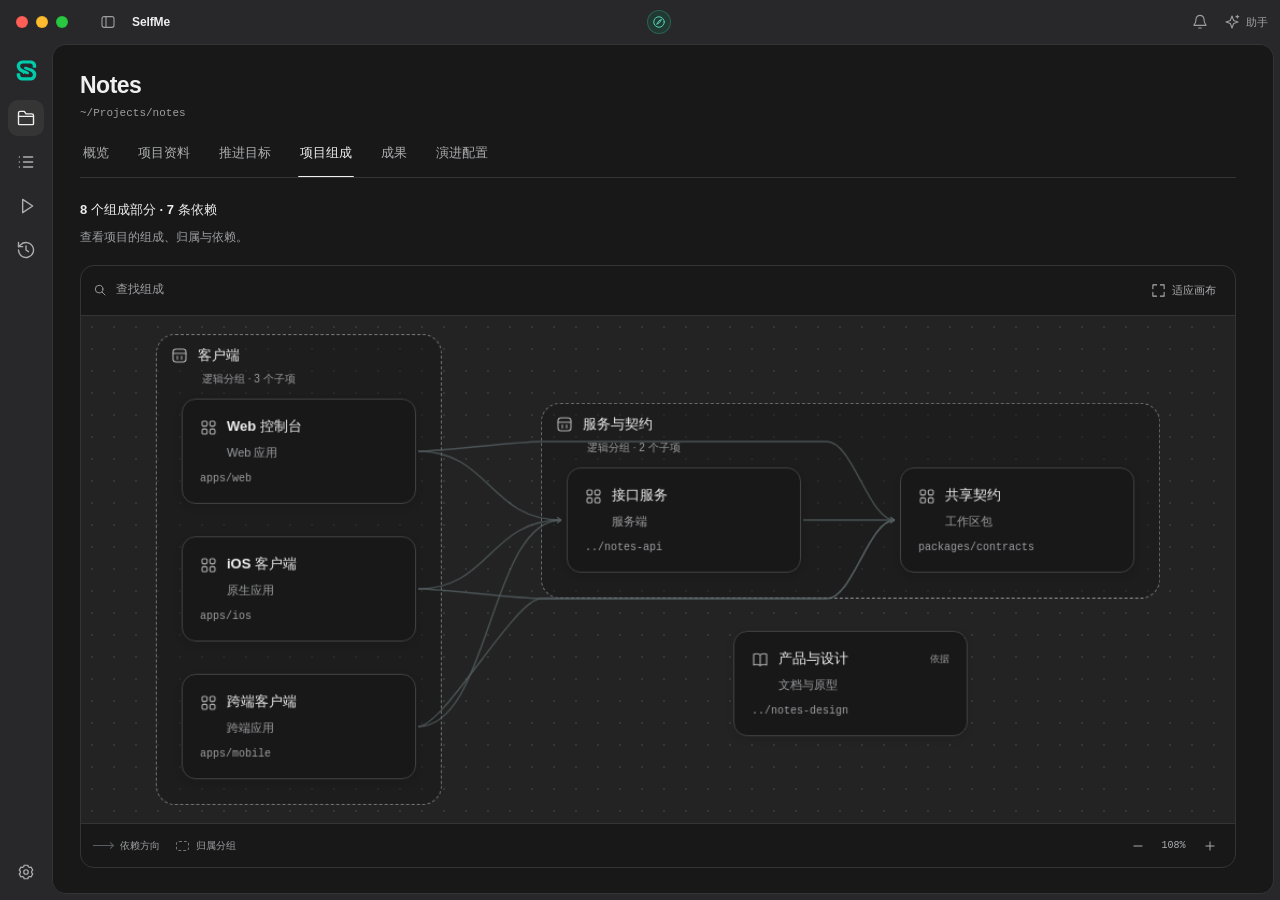
<file: assets/previews/project.html>
<!doctype html><html lang="zh-CN" data-theme="dark" data-platform="mac" data-density="standard"><head><meta charset="utf-8"><meta name="viewport" content="width=device-width,initial-scale=1"><title>SelfMe · 项目组成与上下文</title><link rel="stylesheet" href="../../styles/product-components.css"><link rel="stylesheet" href="../../styles/showcase.css"><script src="../../scripts/showcase.js" defer></script></head><body data-showcase="project"><svg class="icon-sprite" xmlns="http://www.w3.org/2000/svg" aria-hidden="true" focusable="false">
    <symbol id="i-grid" viewbox="0 0 24 24"><rect x="3" y="3" width="7" height="7" rx="2"></rect><rect x="14" y="3" width="7" height="7" rx="2"></rect><rect x="3" y="14" width="7" height="7" rx="2"></rect><rect x="14" y="14" width="7" height="7" rx="2"></rect></symbol>
    <symbol id="i-bell" viewbox="0 0 24 24"><path d="M18 8a6 6 0 0 0-12 0c0 7-3 7-3 9h18c0-2-3-2-3-9M10 21h4"></path></symbol>
    <symbol id="i-panel" viewbox="0 0 24 24"><rect x="3" y="4" width="18" height="16" rx="3"></rect><path d="M9 4v16"></path></symbol>
    <symbol id="i-chevron-right" viewbox="0 0 24 24"><path d="m9 6 6 6-6 6"></path></symbol>
    <symbol id="i-plus" viewbox="0 0 24 24"><path d="M12 5v14M5 12h14"></path></symbol>
    <symbol id="i-x" viewbox="0 0 24 24"><path d="m6 6 12 12M18 6 6 18"></path></symbol>
    <symbol id="i-search" viewbox="0 0 24 24"><circle cx="10.5" cy="10.5" r="6.5"></circle><path d="m15.5 15.5 5 5"></path></symbol>
    <symbol id="i-check-circle" viewbox="0 0 24 24"><circle cx="12" cy="12" r="9"></circle><path d="m8 12 3 3 5-6"></path></symbol>
    <symbol id="i-play" viewbox="0 0 24 24"><path d="m8 4 12 8-12 8Z"></path></symbol>
    <symbol id="i-compass" viewbox="0 0 24 24"><circle cx="12" cy="12" r="9"></circle><path d="m16 8-3 5-5 3 3-5Z"></path></symbol>
    <symbol id="i-folder" viewbox="0 0 24 24"><path d="M3 8V6a2 2 0 0 1 2-2h5l2 3h7a2 2 0 0 1 2 2v10a1 1 0 0 1-1 1H4a1 1 0 0 1-1-1V8Z"></path><path d="M3 10h18"></path></symbol>
    <symbol id="i-history" viewbox="0 0 24 24"><path d="M3 12a9 9 0 1 0 2.64-6.36L3 8"></path><path d="M3 3v5h5M12 7v5l3 2"></path></symbol>
    <symbol id="i-list" viewbox="0 0 24 24"><path d="M9 6h11M9 12h11M9 18h11M4 6h.01M4 12h.01M4 18h.01"></path></symbol>
    <symbol id="i-settings" viewbox="0 0 24 24"><path d="m9.5 3-.5 2a7.5 7.5 0 0 0-1.7 1l-2-.6L3 9.5l1.5 1.4a7.5 7.5 0 0 0 0 2.2L3 14.5l2.3 4.1 2-.6a7.5 7.5 0 0 0 1.7 1l.5 2h5l.5-2a7.5 7.5 0 0 0 1.7-1l2 .6 2.3-4.1-1.5-1.4a7.5 7.5 0 0 0 0-2.2L21 9.5l-2.3-4.1-2 .6a7.5 7.5 0 0 0-1.7-1l-.5-2Z"></path><circle cx="12" cy="12" r="3"></circle></symbol>
    <symbol id="i-file" viewbox="0 0 24 24"><path d="M14 3H6a2 2 0 0 0-2 2v14a2 2 0 0 0 2 2h12a2 2 0 0 0 2-2V9Z"></path><path d="M14 3v6h6M8 13h8m-8 4h5"></path></symbol>
    <symbol id="i-minus" viewbox="0 0 24 24"><path d="M5 12h14"></path></symbol>
    <symbol id="i-square" viewbox="0 0 24 24"><rect x="5" y="5" width="14" height="14" rx="1"></rect></symbol>
    <symbol id="i-book" viewbox="0 0 24 24"><path d="M12 5c-3-2-6-2-9-1v15c3-1 6-1 9 1m0-15c3-2 6-2 9-1v15c-3-1-6-1-9 1Zm0 0v15"></path></symbol>
    <symbol id="i-expand" viewbox="0 0 24 24"><path d="M9 3H3v6m12-6h6v6M3 15v6h6m12-6v6h-6"></path></symbol>
    <symbol id="i-map-group" viewbox="0 0 24 24"><rect x="3" y="3" width="18" height="18" rx="4"></rect><path d="M3 9h18m-12 4v4m6-4v4"></path></symbol>
    <symbol id="i-contract" viewbox="0 0 24 24"><path d="M3 9h6V3m6 0v6h6M9 21v-6H3m18 0h-6v6"></path></symbol>
    <symbol id="i-sparkles" viewbox="0 0 24 24"><path d="m12 3 2.4 6.6L21 12l-6.6 2.4L12 21l-2.4-6.6L3 12l6.6-2.4ZM20 2v4m-2-2h4"></path></symbol>
    </svg>

  <div class="desktop showcase-desktop" inert><header class="titlebar"><div class="mac-decoration" aria-hidden="true"><span></span><span></span><span></span></div><span class="sidebar-toggle showcase-chrome" aria-hidden="true"><svg class="ui-icon" aria-hidden="true"><use href="#i-panel"></use></svg></span><span class="titlebar-name">SelfMe</span><div class="titlebar-spacer"><span class="workbench-principle"><span class="workbench-principle-mark"><svg class="ui-icon" aria-hidden="true"><use href="#i-compass"></use></svg></span></span></div><span class="showcase-chrome" aria-hidden="true"><svg class="ui-icon" aria-hidden="true"><use href="#i-bell"></use></svg></span><span class="showcase-chrome showcase-assistant" aria-hidden="true"><svg class="ui-icon" aria-hidden="true"><use href="#i-sparkles"></use></svg><span>助手</span></span><div class="windows-decoration" aria-hidden="true"><svg class="ui-icon" aria-hidden="true"><use href="#i-minus"></use></svg><svg class="ui-icon" aria-hidden="true"><use href="#i-square"></use></svg><svg class="ui-icon" aria-hidden="true"><use href="#i-x"></use></svg></div></header><div class="desktop-body"><nav class="activity-rail" aria-label="演示应用导航"><button class="rail-brand" data-rail="home" aria-label="首页"><img src="../favicon.svg" width="23" height="23" alt=""></button><button class="ui-icon-button rail-item" data-rail="project" aria-label="项目"><svg class="ui-icon" aria-hidden="true"><use href="#i-folder"></use></svg></button><button class="ui-icon-button rail-item" data-rail="review" aria-label="需求"><svg class="ui-icon" aria-hidden="true"><use href="#i-list"></use></svg></button><button class="ui-icon-button rail-item" data-rail="build" aria-label="执行"><svg class="ui-icon" aria-hidden="true"><use href="#i-play"></use></svg></button><button class="ui-icon-button rail-item" data-rail="deliver" aria-label="版本"><svg class="ui-icon" aria-hidden="true"><use href="#i-history"></use></svg></button><span class="ui-icon-button rail-settings" aria-hidden="true"><svg class="ui-icon" aria-hidden="true"><use href="#i-settings"></use></svg></span></nav><div class="work-surface"><main class="main-pane"><div class="main-scroll" id="showcase-content"><section class="projects-page showcase-project"><header class="project-header"><div class="project-heading"><h1>Notes</h1><p class="project-local-path">~/Projects/notes</p></div></header><nav class="project-tabs ui-tabs" role="tablist" aria-label="演示项目资料"><button role="tab" aria-selected="false" id="project-tab-overview" aria-controls="project-view" data-project-view="overview">概览</button><button role="tab" aria-selected="false" id="project-tab-profile" aria-controls="project-view" data-project-view="profile">项目资料</button><button role="tab" aria-selected="false" id="project-tab-goals" aria-controls="project-view" data-project-view="goals">推进目标</button><button role="tab" aria-selected="true" id="project-tab-composition" aria-controls="project-view" data-project-view="composition">项目组成</button><button role="tab" aria-selected="false" id="project-tab-results" aria-controls="project-view" data-project-view="results">成果</button><button role="tab" aria-selected="false" id="project-tab-evolution" aria-controls="project-view" data-project-view="evolution">演进配置</button></nav><div id="project-view" role="tabpanel" aria-labelledby="project-tab-composition"><div id="composition-view"><div class="workspace-section-heading"><div><h2>8 个组成部分 · 7 条依赖</h2><p class="ui-hint">查看项目的组成、归属与依赖。</p></div></div><div class="composition-explorer"><div class="composition-map-surface"><div class="project-map"><div class="project-map-toolbar"><div class="project-map-search"><svg class="ui-icon" aria-hidden="true"><use href="#i-search"></use></svg><input id="map-search" type="search" placeholder="查找组成" aria-label="查找组成"></div><span id="map-matches" class="project-map-matches"></span><div class="project-map-tools"><button class="project-map-focus" id="map-reset"><svg class="ui-icon" aria-hidden="true"><use href="#i-expand"></use></svg><span>适应画布</span></button></div></div><div class="project-map-viewport" id="map-viewport" tabindex="0" role="group" aria-label="项目组成与依赖示意图"><div class="project-map-world" style="transform: translate(30px, 30px) scale(1);"><div class="project-map-groups"><div class="project-map-group" data-dimmed="false" data-selected="false" style="left: 0px; top: 0px; width: 266px; height: 438px;"></div><div class="project-map-group" data-dimmed="false" data-selected="false" style="left: 358px; top: 64px; width: 576px; height: 182px;"></div></div><svg class="project-map-lines" aria-hidden="true" width="1" height="1"><defs><marker id="map-arrow-76" viewBox="0 0 10 10" refX="8" refY="5" markerWidth="6" markerHeight="6" orient="auto-start-reverse" markerunits="userSpaceOnUse"><path d="M2 1L8 5L2 9" fill="none" stroke="var(--map-edge)" stroke-width="1.5" stroke-linecap="round" stroke-linejoin="round"></path></marker><marker id="map-arrow-76-active" viewBox="0 0 10 10" refX="8" refY="5" markerWidth="6" markerHeight="6" orient="auto-start-reverse" markerunits="userSpaceOnUse"><path d="M2 1L8 5L2 9" fill="none" stroke="var(--color-accent)" stroke-width="1.5" stroke-linecap="round" stroke-linejoin="round"></path></marker></defs><path class="project-map-edge" fill="none" vector-effect="non-scaling-stroke" d="M244,109 C310.5,109 310.5,173 377,173" data-active="false" data-dimmed="false" marker-end="url(#map-arrow-76)"><title>Web 控制台 依赖于 接口服务</title></path><path class="project-map-edge" fill="none" vector-effect="non-scaling-stroke" d="M244,109 C268,109 334,100 358,100 L624,100 C648,100 663,173 687,173" data-active="false" data-dimmed="false" marker-end="url(#map-arrow-76)"><title>Web 控制台 依赖于 共享契约</title></path><path class="project-map-edge" fill="none" vector-effect="non-scaling-stroke" d="M244,237 C310.5,237 310.5,173 377,173" data-active="false" data-dimmed="false" marker-end="url(#map-arrow-76)"><title>iOS 客户端 依赖于 接口服务</title></path><path class="project-map-edge" fill="none" vector-effect="non-scaling-stroke" d="M244,237 C268,237 334,246 358,246 L624,246 C648,246 663,173 687,173" data-active="false" data-dimmed="false" marker-end="url(#map-arrow-76)"><title>iOS 客户端 依赖于 共享契约</title></path><path class="project-map-edge" fill="none" vector-effect="non-scaling-stroke" d="M244,365 C310.5,365 310.5,173 377,173" data-active="false" data-dimmed="false" marker-end="url(#map-arrow-76)"><title>跨端客户端 依赖于 接口服务</title></path><path class="project-map-edge" fill="none" vector-effect="non-scaling-stroke" d="M244,365 C268,365 334,246 358,246 L624,246 C648,246 663,173 687,173" data-active="false" data-dimmed="false" marker-end="url(#map-arrow-76)"><title>跨端客户端 依赖于 共享契约</title></path><path class="project-map-edge" fill="none" vector-effect="non-scaling-stroke" d="M602,173 C644.5,173 644.5,173 687,173" data-active="false" data-dimmed="false" marker-end="url(#map-arrow-76)"><title>接口服务 依赖于 共享契约</title></path></svg><div class="project-map-nodes"><div class="project-map-group-header" data-map-id="clients" data-dimmed="false" data-selected="false" data-related="false" style="left: 0px; top: 0px; width: 266px; height: 52px;"><button class="project-map-group-title" type="button" data-map-node="clients" title="客户端" aria-label="客户端，逻辑分组" aria-pressed="false"><span class="project-map-node-title"><span class="project-map-node-mark"><svg class="ui-icon" aria-hidden="true"><use href="#i-map-group"></use></svg></span><strong>客户端</strong></span><span class="project-map-group-kind">逻辑分组 · 3 个子项</span></button></div><div class="project-map-node" data-map-id="web" data-dimmed="false" data-selected="false" data-related="false" style="left: 24px; top: 60px; width: 218px; height: 98px;"><button class="project-map-node-main" type="button" data-map-node="web" title="Web 控制台" aria-label="Web 控制台，Web 应用" aria-pressed="false"><span class="project-map-node-title"><span class="project-map-node-mark"><svg class="ui-icon" aria-hidden="true"><use href="#i-grid"></use></svg></span><strong>Web 控制台</strong></span><span class="project-map-node-kind">Web 应用</span><span class="project-map-node-path" title="apps/web">apps/web</span></button></div><div class="project-map-node" data-map-id="ios" data-dimmed="false" data-selected="false" data-related="false" style="left: 24px; top: 188px; width: 218px; height: 98px;"><button class="project-map-node-main" type="button" data-map-node="ios" title="iOS 客户端" aria-label="iOS 客户端，原生应用" aria-pressed="false"><span class="project-map-node-title"><span class="project-map-node-mark"><svg class="ui-icon" aria-hidden="true"><use href="#i-grid"></use></svg></span><strong>iOS 客户端</strong></span><span class="project-map-node-kind">原生应用</span><span class="project-map-node-path" title="apps/ios">apps/ios</span></button></div><div class="project-map-node" data-map-id="mobile" data-dimmed="false" data-selected="false" data-related="false" style="left: 24px; top: 316px; width: 218px; height: 98px;"><button class="project-map-node-main" type="button" data-map-node="mobile" title="跨端客户端" aria-label="跨端客户端，跨端应用" aria-pressed="false"><span class="project-map-node-title"><span class="project-map-node-mark"><svg class="ui-icon" aria-hidden="true"><use href="#i-grid"></use></svg></span><strong>跨端客户端</strong></span><span class="project-map-node-kind">跨端应用</span><span class="project-map-node-path" title="apps/mobile">apps/mobile</span></button></div><div class="project-map-group-header" data-map-id="services" data-dimmed="false" data-selected="false" data-related="false" style="left: 358px; top: 64px; width: 576px; height: 52px;"><button class="project-map-group-title" type="button" data-map-node="services" title="服务与契约" aria-label="服务与契约，逻辑分组" aria-pressed="false"><span class="project-map-node-title"><span class="project-map-node-mark"><svg class="ui-icon" aria-hidden="true"><use href="#i-map-group"></use></svg></span><strong>服务与契约</strong></span><span class="project-map-group-kind">逻辑分组 · 2 个子项</span></button></div><div class="project-map-node" data-map-id="api" data-dimmed="false" data-selected="false" data-related="false" style="left: 382px; top: 124px; width: 218px; height: 98px;"><button class="project-map-node-main" type="button" data-map-node="api" title="接口服务" aria-label="接口服务，服务端" aria-pressed="false"><span class="project-map-node-title"><span class="project-map-node-mark"><svg class="ui-icon" aria-hidden="true"><use href="#i-grid"></use></svg></span><strong>接口服务</strong></span><span class="project-map-node-kind">服务端</span><span class="project-map-node-path" title="../notes-api">../notes-api</span></button></div><div class="project-map-node" data-map-id="contracts" data-dimmed="false" data-selected="false" data-related="false" style="left: 692px; top: 124px; width: 218px; height: 98px;"><button class="project-map-node-main" type="button" data-map-node="contracts" title="共享契约" aria-label="共享契约，工作区包" aria-pressed="false"><span class="project-map-node-title"><span class="project-map-node-mark"><svg class="ui-icon" aria-hidden="true"><use href="#i-grid"></use></svg></span><strong>共享契约</strong></span><span class="project-map-node-kind">工作区包</span><span class="project-map-node-path" title="packages/contracts">packages/contracts</span></button></div><div class="project-map-node" data-map-id="design" data-dimmed="false" data-selected="false" data-related="false" style="left: 537px; top: 276px; width: 218px; height: 98px;"><button class="project-map-node-main" type="button" data-map-node="design" title="产品与设计" aria-label="产品与设计，文档与原型，仅作依据" aria-pressed="false"><span class="project-map-node-title"><span class="project-map-node-mark"><svg class="ui-icon" aria-hidden="true"><use href="#i-book"></use></svg></span><strong>产品与设计</strong><span class="project-map-reference" title="仅作依据">依据</span></span><span class="project-map-node-kind">文档与原型</span><span class="project-map-node-path" title="../notes-design">../notes-design</span></button></div></div></div></div><footer class="project-map-footer"><div class="project-map-legend"><span><i class="project-map-dependency"></i>依赖方向</span><span><i class="project-map-ownership"></i>归属分组</span></div><div class="project-map-zoom"><button class="ui-icon-button" id="map-zoom-out" aria-label="缩小画布"><svg class="ui-icon" aria-hidden="true"><use href="#i-minus"></use></svg></button><button class="project-map-percent" id="map-percent" aria-label="恢复适应画布">100%</button><button class="ui-icon-button" id="map-zoom-in" aria-label="放大画布内容"><svg class="ui-icon" aria-hidden="true"><use href="#i-plus"></use></svg></button></div></footer></div></div></div></div></div></section></div></main></div></div></div></body></html>
</file>
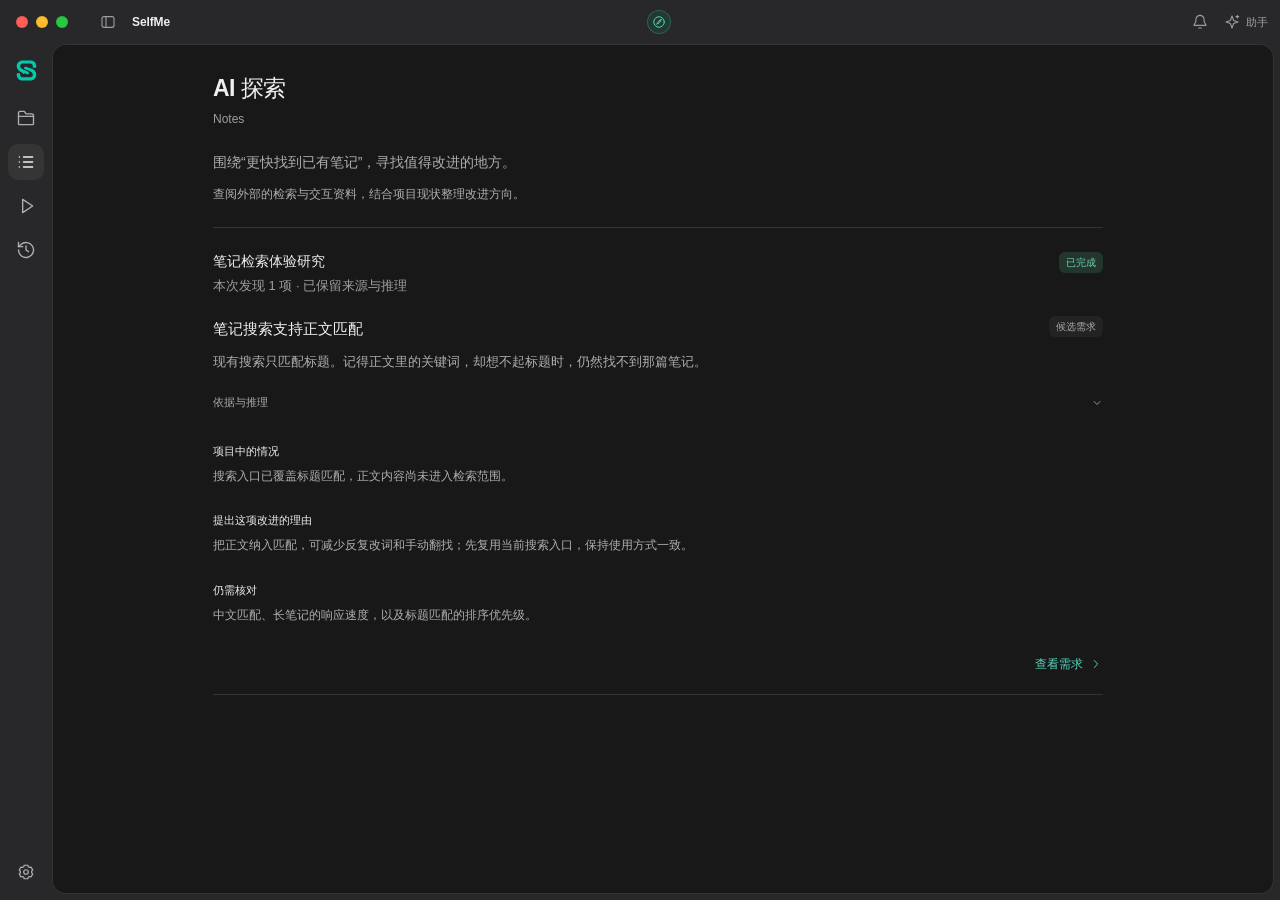
<file: assets/previews/workflow.html>
<!doctype html><html lang="zh-CN" data-theme="dark" data-platform="mac" data-density="standard"><head><meta charset="utf-8"><meta name="viewport" content="width=device-width,initial-scale=1"><title>SelfMe · 一项改进的全过程</title><link rel="stylesheet" href="../../styles/product-components.css"><link rel="stylesheet" href="../../styles/showcase.css"><script src="../../scripts/showcase.js" defer></script></head><body data-showcase="workflow"><svg class="icon-sprite" xmlns="http://www.w3.org/2000/svg" aria-hidden="true" focusable="false">
    <symbol id="i-bell" viewbox="0 0 24 24"><path d="M18 8a6 6 0 0 0-12 0c0 7-3 7-3 9h18c0-2-3-2-3-9M10 21h4"></path></symbol>
    <symbol id="i-panel" viewbox="0 0 24 24"><rect x="3" y="4" width="18" height="16" rx="3"></rect><path d="M9 4v16"></path></symbol>
    <symbol id="i-chevron-right" viewbox="0 0 24 24"><path d="m9 6 6 6-6 6"></path></symbol>
    <symbol id="i-x" viewbox="0 0 24 24"><path d="m6 6 12 12M18 6 6 18"></path></symbol>
    <symbol id="i-check-circle" viewbox="0 0 24 24"><circle cx="12" cy="12" r="9"></circle><path d="m8 12 3 3 5-6"></path></symbol>
    <symbol id="i-play" viewbox="0 0 24 24"><path d="m8 4 12 8-12 8Z"></path></symbol>
    <symbol id="i-compass" viewbox="0 0 24 24"><circle cx="12" cy="12" r="9"></circle><path d="m16 8-3 5-5 3 3-5Z"></path></symbol>
    <symbol id="i-folder" viewbox="0 0 24 24"><path d="M3 8V6a2 2 0 0 1 2-2h5l2 3h7a2 2 0 0 1 2 2v10a1 1 0 0 1-1 1H4a1 1 0 0 1-1-1V8Z"></path><path d="M3 10h18"></path></symbol>
    <symbol id="i-history" viewbox="0 0 24 24"><path d="M3 12a9 9 0 1 0 2.64-6.36L3 8"></path><path d="M3 3v5h5M12 7v5l3 2"></path></symbol>
    <symbol id="i-list" viewbox="0 0 24 24"><path d="M9 6h11M9 12h11M9 18h11M4 6h.01M4 12h.01M4 18h.01"></path></symbol>
    <symbol id="i-settings" viewbox="0 0 24 24"><path d="m9.5 3-.5 2a7.5 7.5 0 0 0-1.7 1l-2-.6L3 9.5l1.5 1.4a7.5 7.5 0 0 0 0 2.2L3 14.5l2.3 4.1 2-.6a7.5 7.5 0 0 0 1.7 1l.5 2h5l.5-2a7.5 7.5 0 0 0 1.7-1l2 .6 2.3-4.1-1.5-1.4a7.5 7.5 0 0 0 0-2.2L21 9.5l-2.3-4.1-2 .6a7.5 7.5 0 0 0-1.7-1l-.5-2Z"></path><circle cx="12" cy="12" r="3"></circle></symbol>
    <symbol id="i-file" viewbox="0 0 24 24"><path d="M14 3H6a2 2 0 0 0-2 2v14a2 2 0 0 0 2 2h12a2 2 0 0 0 2-2V9Z"></path><path d="M14 3v6h6M8 13h8m-8 4h5"></path></symbol>
    <symbol id="i-terminal" viewbox="0 0 24 24"><rect x="3" y="4" width="18" height="16" rx="3"></rect><path d="m7 9 3 3-3 3m6 0h4"></path></symbol>
    <symbol id="i-minus" viewbox="0 0 24 24"><path d="M5 12h14"></path></symbol>
    <symbol id="i-square" viewbox="0 0 24 24"><rect x="5" y="5" width="14" height="14" rx="1"></rect></symbol>
    <symbol id="i-contract" viewbox="0 0 24 24"><path d="M3 9h6V3m6 0v6h6M9 21v-6H3m18 0h-6v6"></path></symbol>
    <symbol id="i-sparkles" viewbox="0 0 24 24"><path d="m12 3 2.4 6.6L21 12l-6.6 2.4L12 21l-2.4-6.6L3 12l6.6-2.4ZM20 2v4m-2-2h4"></path></symbol>
    </svg>

  <div class="desktop showcase-desktop" inert><header class="titlebar"><div class="mac-decoration" aria-hidden="true"><span></span><span></span><span></span></div><span class="sidebar-toggle showcase-chrome" aria-hidden="true"><svg class="ui-icon" aria-hidden="true"><use href="#i-panel"></use></svg></span><span class="titlebar-name">SelfMe</span><div class="titlebar-spacer"><span class="workbench-principle"><span class="workbench-principle-mark"><svg class="ui-icon" aria-hidden="true"><use href="#i-compass"></use></svg></span></span></div><span class="showcase-chrome" aria-hidden="true"><svg class="ui-icon" aria-hidden="true"><use href="#i-bell"></use></svg></span><span class="showcase-chrome showcase-assistant" aria-hidden="true"><svg class="ui-icon" aria-hidden="true"><use href="#i-sparkles"></use></svg><span>助手</span></span><div class="windows-decoration" aria-hidden="true"><svg class="ui-icon" aria-hidden="true"><use href="#i-minus"></use></svg><svg class="ui-icon" aria-hidden="true"><use href="#i-square"></use></svg><svg class="ui-icon" aria-hidden="true"><use href="#i-x"></use></svg></div></header><div class="desktop-body"><nav class="activity-rail" aria-label="演示应用导航"><button class="rail-brand" data-rail="home" aria-label="首页"><img src="../favicon.svg" width="23" height="23" alt=""></button><button class="ui-icon-button rail-item" data-rail="project" aria-label="项目"><svg class="ui-icon" aria-hidden="true"><use href="#i-folder"></use></svg></button><button class="ui-icon-button rail-item" data-rail="review" aria-label="需求"><svg class="ui-icon" aria-hidden="true"><use href="#i-list"></use></svg></button><button class="ui-icon-button rail-item" data-rail="build" aria-label="执行"><svg class="ui-icon" aria-hidden="true"><use href="#i-play"></use></svg></button><button class="ui-icon-button rail-item" data-rail="deliver" aria-label="版本"><svg class="ui-icon" aria-hidden="true"><use href="#i-history"></use></svg></button><span class="ui-icon-button rail-settings" aria-hidden="true"><svg class="ui-icon" aria-hidden="true"><use href="#i-settings"></use></svg></span></nav><div class="work-surface"><main class="main-pane"><div class="main-scroll" id="showcase-content"><section class="requirements-page showcase-discovery"><header class="requirements-header"><div><h1>AI 探索</h1><p>Notes</p></div></header>
<div class="req-source-intro"><p class="req-research-goal">围绕“更快找到已有笔记”，寻找值得改进的地方。</p><p class="req-muted">查阅外部的检索与交互资料，结合项目现状整理改进方向。</p></div>
<div class="req-task"><section class="req-section"><div class="req-research-heading"><h3>笔记检索体验研究</h3><span class="req-badge" data-tone="success">已完成</span></div><p class="req-muted">本次发现 1 项 · 已保留来源与推理</p></section>
<section class="req-finding"><div class="req-finding-heading"><h3>笔记搜索支持正文匹配</h3><span class="req-badge">候选需求</span></div><p>现有搜索只匹配标题。记得正文里的关键词，却想不起标题时，仍然找不到那篇笔记。</p><details class="req-disclosure" open><summary><span>依据与推理</span><svg class="ui-icon" aria-hidden="true"><use href="#i-chevron-right"></use></svg></summary><div><div class="req-origin-record"><p><strong>项目中的情况</strong></p><p>搜索入口已覆盖标题匹配，正文内容尚未进入检索范围。</p></div><div class="req-origin-record"><p><strong>提出这项改进的理由</strong></p><p>把正文纳入匹配，可减少反复改词和手动翻找；先复用当前搜索入口，保持使用方式一致。</p></div><div class="req-origin-record"><p><strong>仍需核对</strong></p><p>中文匹配、长笔记的响应速度，以及标题匹配的排序优先级。</p></div></div></details><div class="req-task-actions"><button class="req-text-link" data-scene="review">查看需求<svg class="ui-icon ui-icon--small" aria-hidden="true"><use href="#i-chevron-right"></use></svg></button></div></section></div></section></div></main></div></div></div><template id="scene-discover"><section class="requirements-page showcase-discovery"><header class="requirements-header"><div><h1>AI 探索</h1><p>Notes</p></div></header>
<div class="req-source-intro"><p class="req-research-goal">围绕“更快找到已有笔记”，寻找值得改进的地方。</p><p class="req-muted">查阅外部的检索与交互资料，结合项目现状整理改进方向。</p></div>
<div class="req-task"><section class="req-section"><div class="req-research-heading"><h3>笔记检索体验研究</h3><span class="req-badge" data-tone="success">已完成</span></div><p class="req-muted">本次发现 1 项 · 已保留来源与推理</p></section>
<section class="req-finding"><div class="req-finding-heading"><h3>笔记搜索支持正文匹配</h3><span class="req-badge">候选需求</span></div><p>现有搜索只匹配标题。记得正文里的关键词，却想不起标题时，仍然找不到那篇笔记。</p><details class="req-disclosure" open><summary><span>依据与推理</span><svg class="ui-icon" aria-hidden="true"><use href="#i-chevron-right"></use></svg></summary><div><div class="req-origin-record"><p><strong>项目中的情况</strong></p><p>搜索入口已覆盖标题匹配，正文内容尚未进入检索范围。</p></div><div class="req-origin-record"><p><strong>提出这项改进的理由</strong></p><p>把正文纳入匹配，可减少反复改词和手动翻找；先复用当前搜索入口，保持使用方式一致。</p></div><div class="req-origin-record"><p><strong>仍需核对</strong></p><p>中文匹配、长笔记的响应速度，以及标题匹配的排序优先级。</p></div></div></details><div class="req-task-actions"><button class="req-text-link" data-scene="review">查看需求<svg class="ui-icon ui-icon--small" aria-hidden="true"><use href="#i-chevron-right"></use></svg></button></div></section></div></section></template><template id="scene-review"><section class="requirements-page req-show-detail" data-layout="list"><header class="requirements-header"><div><h1>全部需求</h1><p>Notes</p></div></header><div id="requirements-pool"><div class="req-layout req-mobile-detail"><div class="req-list"><div class="req-list-heading"><span>1 条需求</span></div><button class="req-row" aria-pressed="true" data-action="focus-requirement"><span class="req-row-title"><strong>笔记搜索支持正文匹配</strong></span><span class="req-row-description">复用当前搜索入口，让关键词也能匹配笔记正文。</span><span class="req-row-meta"><span><svg class="ui-icon ui-icon--small" aria-hidden="true"><use href="#i-sparkles"></use></svg>AI 探索</span><span class="req-badge" data-tone="warning">待审阅</span></span></button></div><article class="req-detail"><div class="req-detail-reading"><div class="req-detail-top"><span class="req-detail-origin">AI 探索 · 修订 1</span></div><h2 class="req-detail-title">笔记搜索支持正文匹配</h2><div class="req-detail-status"><span class="req-badge" data-tone="warning" id="review-state">待审阅</span><span class="req-muted">保留本次评估与审阅决定</span></div><section class="req-section"><h3>预期结果</h3><p>输入正文中出现的词，也能找到对应笔记；原有标题搜索继续正常工作。</p></section><section class="req-section req-assessment"><h3>AI 评估 <span class="req-badge">已完成</span></h3><p class="req-assessment-conclusion">建议推进，先补齐基础匹配与回归验证。</p><dl class="showcase-assessment"><div><dt>预期价值</dt><dd>减少漏搜，沿用已有入口即可覆盖更完整的笔记内容。</dd></div><div><dt>实施范围</dt><dd>调整检索逻辑，核对中文、标题优先级与响应速度，保持现有界面。</dd></div><div><dt>风险与核对</dt><dd>核对长笔记的响应速度；本轮不引入语义搜索。</dd></div></dl></section><details class="req-disclosure"><summary><span>验收条件</span><svg class="ui-icon" aria-hidden="true"><use href="#i-chevron-right"></use></svg></summary><div><ol class="req-acceptance"><li>正文关键词可匹配对应笔记，支持中文。</li><li>同时匹配标题时，标题结果保持优先。</li><li>空关键词与无结果状态沿用现有行为。</li><li>长笔记的检索响应速度无明显退化。</li></ol></div></details></div><footer class="showcase-detail-actions"><button class="ui-button ui-button--primary ui-button--small" id="review-accept" data-action="accept">接受需求</button></footer></article></div></div></section></template><template id="scene-build"><section class="execution-page exec-show-detail"><header class="requirements-header"><div><h1>验证与验收</h1><p>Notes</p></div></header><div class="execution-layout"><div class="exec-task-list"><div class="exec-list-count">1 项执行</div><button class="exec-task" aria-pressed="true" data-action="focus-execution"><strong>笔记搜索支持正文匹配</strong><small>需求修订 1 · 第 1 次执行</small><span class="req-badge" data-tone="warning">待验收</span></button></div><article class="exec-detail"><div class="exec-detail-heading"><h2>笔记搜索支持正文匹配</h2><span class="req-badge" data-tone="warning">待验收</span></div><div class="exec-meta"><span>需求修订 1</span><span>采用已确认的目标与范围</span></div><section class="exec-observation" aria-label="只读 CLI 观察"><div class="exec-console"><header class="exec-console-header"><div class="exec-console-identity"><svg class="ui-icon" aria-hidden="true"><use href="#i-terminal"></use></svg><strong>Codex CLI</strong><span class="exec-readonly">只读</span></div></header><div class="exec-console-frame"><div class="exec-console-output" role="region" aria-label="只读工作输出" tabindex="0"><div class="exec-terminal-line" data-kind="brand"><span class="exec-terminal-prefix"></span><pre>╭─ OpenAI Codex
│ Notes · 工作修订 1
╰─ SelfMe 工作会话</pre></div><div class="exec-terminal-line" data-kind="user"><span class="exec-terminal-prefix">›</span><pre>为笔记搜索补充正文匹配，保持已有标题优先级。</pre></div><div class="exec-terminal-line" data-kind="thinking"><span class="exec-terminal-prefix">•</span><pre>先核对搜索实现、项目约束与验收条件。</pre></div><div class="exec-terminal-line" data-kind="tool"><span class="exec-terminal-prefix">•</span><pre>Updated src/search.ts
  └ 复用现有检索入口，补充正文匹配</pre></div><div class="exec-terminal-line" data-kind="tool"><span class="exec-terminal-prefix">•</span><pre>Ran search checks</pre></div><div class="exec-terminal-line" data-kind="success"><span class="exec-terminal-prefix"></span><pre>✓ 正文与中文关键词匹配
✓ 标题优先级与原有行为回归
✓ 空关键词与无结果状态
✓ 长笔记检索响应速度无明显退化</pre></div><div class="exec-terminal-line"><span class="exec-terminal-prefix"></span><pre>检查结果已保留，等待验收确认。</pre></div></div></div><footer class="exec-console-footer"><span class="exec-console-stage">工作已结束，等待验收</span><span>0:24</span></footer></div></section><details class="req-disclosure"><summary><span>本次变更</span><svg class="ui-icon" aria-hidden="true"><use href="#i-chevron-right"></use></svg></summary><div><div class="showcase-file-row"><code>src/search.ts</code><span>正文匹配与标题排序</span></div><div class="showcase-file-row"><code>tests/search.test.ts</code><span>中文、排序、边界与响应速度检查</span></div></div></details><div class="showcase-inline-actions"><button class="ui-button ui-button--primary ui-button--small" data-scene="deliver">确认验收</button><span class="req-muted">确认后查看本次交付</span></div></article></div></section></template><template id="scene-deliver"><section class="versions-page"><header class="requirements-header"><div><h1>发布与交付</h1><p>Notes</p></div></header><div class="version-layout version-detail-open"><nav class="version-list" aria-label="演示版本"><button class="version-list-item" aria-pressed="true" data-action="focus-version"><strong>正文搜索更新</strong><div class="version-list-item-meta"><span class="req-badge" data-tone="success">已交付</span></div><small>1 项需求 · 固定修订 1</small></button></nav><article class="version-detail"><div class="version-detail-heading"><div><h2>正文搜索更新</h2></div><span class="req-badge" data-tone="success">已交付</span></div><p class="version-description">搜索范围覆盖笔记正文，沿用现有搜索入口与标题优先级。</p><section class="version-section"><div class="version-section-heading"><h3>固定交付内容</h3></div><div class="version-content-row"><svg class="ui-icon" aria-hidden="true"><use href="#i-file"></use></svg><div><strong>正文匹配与检索回归</strong><p class="version-muted">代码变更、测试结果与本次工作修订保持关联。</p></div></div><div class="version-requirements"><button class="req-text-link" data-scene="review">笔记搜索支持正文匹配 · 修订 1<svg class="ui-icon ui-icon--small" aria-hidden="true"><use href="#i-chevron-right"></use></svg></button></div></section><section class="version-section"><div class="version-section-heading"><h3>验证与交付结果</h3></div><div class="exec-check"><svg class="ui-icon" aria-hidden="true"><use href="#i-check-circle"></use></svg><div><strong>检索行为验证通过</strong><small>中文、排序、边界与长笔记响应速度检查均通过。</small></div><span class="req-badge" data-tone="success">已通过</span></div><div class="exec-check"><svg class="ui-icon" aria-hidden="true"><use href="#i-check-circle"></use></svg><div><strong>本次交付已核对</strong><small>内容与验证结果符合需求。</small></div><span class="req-badge" data-tone="success">已完成</span></div></section><details class="version-disclosure"><summary><span>查看交付记录</span><svg class="ui-icon" aria-hidden="true"><use href="#i-chevron-right"></use></svg></summary><div><p class="version-copy">先固定内容，再核对验证条件；验收确认后保存交付结果。</p><p class="version-muted">后续使用中发现的问题，可以继续进入下一轮需求。</p></div></details></article></div></section></template></body></html>
</file>
<file: styles/main.css>
:root {color-scheme: dark;
  --background: #111315; --surface: #171a1d; --line: #2c3136; --line-strong: #40484f;
  --text: #edf0f2; --muted: #a0a9b1; --subtle: #828d96; --accent: #8ce1c2; --attention: #e4c087;
  --wrap: 1240px; --gutter: clamp(24px,4.8vw,72px);
  font-family: -apple-system,BlinkMacSystemFont,"Segoe UI","PingFang SC","Hiragino Sans GB","Microsoft YaHei",sans-serif;
  -webkit-font-smoothing: antialiased; text-rendering: optimizeLegibility;}
* {box-sizing: border-box;}
html {scroll-behavior: smooth; scroll-padding-top: 112px; scrollbar-gutter: stable;}
body {margin: 0; color: var(--text); background: var(--background); line-height: 1.6;}
[hidden] {display: none !important;}
button {font: inherit; color: inherit; cursor: pointer; border: 0; background: none;}
button:disabled {cursor: default;}
button, a, summary {-webkit-tap-highlight-color: transparent; touch-action: manipulation; outline-offset: 4px;}
:focus-visible {outline: 2px solid var(--accent);}
a {color: inherit; text-decoration: none;}
img {display: block; max-width: 100%; height: auto;}
figure, h1, h2, h3, h4, p, dl, dd {margin: 0;}
h1, h2, h3 {text-wrap: balance;}
p {text-wrap: pretty;}
.icon-definitions {position: absolute; width: 0; height: 0; overflow: hidden;}
.icon {width: 21px; height: 21px; display: inline-block; flex: 0 0 auto; fill: none; stroke: currentColor; stroke-width: 1.5; stroke-linecap: round; stroke-linejoin: round; vertical-align: middle;}
.icon.small {width: 16px; height: 16px;}
.platform-symbol {fill: currentColor; stroke: none;}
.wrap {width: min(var(--wrap),calc(100% - 2 * var(--gutter))); margin-inline: auto;}
.icon-button {display: inline-flex; align-items: center; justify-content: center; width: 40px; height: 40px; flex: 0 0 auto; border-radius: 6px; color: var(--muted); transition: color 160ms,background 160ms;}
.icon-button:hover {color: var(--text); background: #ffffff0b;}
.skip-link {position: fixed; z-index: 100; left: 16px; top: 12px; padding: 10px 18px; color: #13392c; background: var(--accent); border-radius: 6px; transform: translateY(-180%);}
.skip-link:focus {transform: none;}
.site-header {position: sticky; z-index: 50; top: 0; background: #111315ef; border-bottom: 1px solid #ffffff09; backdrop-filter: blur(16px);}
.header-inner {position: relative; display: flex; align-items: center; gap: 38px; height: 78px;}
.brand {display: block; flex: 0 0 auto;}
.brand img {width: 140px;}
.primary-nav {display: flex; gap: 29px; margin-left: auto; align-items: center;}
.primary-nav > a {padding-block: 12px; color: var(--muted); font-size: 13px; transition: color 160ms;}
.primary-nav > a:hover, .primary-nav > a[aria-current="location"] {color: var(--text);}
.header-actions {display: flex; align-items: center; gap: 22px;}
.github-link {display: inline-flex; align-items: center; gap: 9px; min-height: 39px; padding: 7px 13px; color: #d4dade; border: 1px solid #343a40; border-radius: 6px; font-size: 12px; transition: background 160ms,border-color 160ms;}
.github-link:hover {background: #1c2024; border-color: #56616b;}
.github-link > .icon:first-child {width: 17px; height: 17px;}
.external-arrow {color: var(--subtle); width: 13px !important; height: 13px !important;}
.header-download {display: inline-flex; align-items: center; gap: 10px; padding: 10px 0; color: #d8e0e4; font-size: 12px; min-height: 40px;}
.header-download:hover {color: var(--accent);}
.mobile-menu-toggle, .mobile-nav {display: none;}
.hero {padding-top: 62px;}
.hero-lead {display: grid; grid-template-columns: minmax(0,1fr) 330px; gap: 56px; align-items: center; margin-bottom: 42px;}
.product-definition {display: flex; align-items: center; gap: 9px; flex-wrap: wrap; color: #a5b3b5; font-size: 12px;}
.status-dot {display: inline-block; width: 5px; height: 5px; flex: 0 0 auto; border-radius: 50%; background: var(--accent);}
.hero h1 {margin: 20px 0 18px; font-size: clamp(43px,4.6vw,66px); font-weight: 550; line-height: 1.22; letter-spacing: -.045em;}
.hero-description {max-width: 700px; color: var(--muted); font-size: 15px; line-height: 1.95;}
.download-control {position: relative; min-width: 0; padding-top: 10px;}
.download-heading {color: #c5cdd2; font-size: 12px; margin-bottom: 12px;}
.download-split {display: flex; border: 1px solid #97d5bd; border-radius: 7px; background: #a9e5cb; color: #15392c; overflow: hidden;}
.download-primary {display: flex; align-items: center; justify-content: center; gap: 11px; min-height: 50px; flex: 1; min-width: 0; padding: 13px 14px; font-size: 13px; font-weight: 600; color: inherit; transition: background 160ms;}
.download-primary:hover {background: #c7f3e0;}
.download-primary > .platform-symbol {width: 19px; height: 19px;}
#download-button-label {white-space: nowrap; overflow: hidden; text-overflow: ellipsis;}
.download-options-toggle {display: grid; place-items: center; width: 43px; min-width: 43px; border-left: 1px solid #73ac93; color: inherit; transition: background 160ms;}
.download-options-toggle:hover, .download-options-toggle[aria-expanded="true"] {background: #c7f3e0;}
.download-split :focus-visible {outline-offset: -4px; outline-color: #0c6044;}
.download-version {margin-top: 12px; font-size: 12px; color: #a7b5b0; line-height: 1.8;}
.download-system {margin-top: 3px; font-size: 11px; color: #86928d; line-height: 1.8;}
.overview-figure figcaption {display: flex; align-items: start; justify-content: space-between; gap: 32px; margin-top: 17px; color: #a2adb4; font-size: 12px; line-height: 1.8;}
.tool-strip {display: flex; align-items: center; justify-content: center; gap: 19px; padding-block: 38px 43px; border-bottom: 1px solid var(--line);}
.tool-strip > span:not(.tool-or) {display: flex; gap: 9px; align-items: center; color: #ccd4da; font-size: 14px; font-weight: 500;}
.tool-strip img {width: 21px; height: 21px; object-fit: contain;}
.tool-strip > p {color: #939da5; font-size: 11px;}
.tool-strip > p:last-child {margin-left: 5px; color: #869099;}
.tool-or {color: #909ba2; font-size: 10px;}
.section-space {padding-block: 100px;}
.section-label {color: #9baba9; font-size: 11px; margin-bottom: 15px;}
h2 {font-size: clamp(29px,2.6vw,37px); line-height: 1.4; font-weight: 500; letter-spacing: -.035em;}
.section-description {color: var(--muted); font-size: 14px; line-height: 1.95;}
.section-heading {display: flex; align-items: end; justify-content: space-between; gap: 60px; margin-bottom: 29px;}
.section-heading > .section-description {max-width: 470px; padding-bottom: 2px; font-size: 13px;}
.capability-section {background: #151719; border-top: 1px solid #282d31; border-bottom: 1px solid #282d31;}
.context-grid {display:grid; grid-template-columns:1fr; gap:36px;}
.context-copy {display:grid; grid-template-columns:1fr 1fr; gap:0 80px;}
.context-copy .section-label, .context-copy h2 {grid-column:1}
.context-copy .section-description {grid-column:2;grid-row:1 / 3;align-self:end}
.context-copy .scope-note {grid-column:2}
.scope-note {color: #8c9b9d; font-size: 12px; line-height: 1.95; margin-top: 18px; padding-left: 13px; border-left: 1px solid #486356;}
.principles-grid {display: grid; grid-template-columns: repeat(3,minmax(0,1fr)); gap: 55px; margin-top: 62px;}
.principles-grid article {padding-top: 24px; border-top: 1px solid #333b40;}
.principles-grid article > .icon {color: #91b7a5; width: 20px; height: 20px; margin-bottom: 17px;}
.principles-grid h3 {font-size: 16px; font-weight: 500; margin-bottom: 11px; line-height: 1.7;}
.principles-grid p {color: #96a2ab; font-size: 13px; line-height: 1.95;}
.faq-grid {display: grid; grid-template-columns: 1fr 1.5fr; gap: 100px;}
.faq-list details {border-bottom: 1px solid #30363b;}
.faq-list details:first-child {border-top: 1px solid #30363b;}
.faq-list summary {display: flex; align-items: center; justify-content: space-between; gap: 24px; cursor: pointer; padding: 22px 0; list-style: none; color: #c3cdd3; font-size: 14px; line-height: 1.85;}
.faq-list summary::-webkit-details-marker {display: none;}
.faq-list summary:hover {color: var(--text);}
.faq-list summary .icon {color: #8da398; transition: transform 180ms;}
.faq-list details[open] summary {color: #dcece3;}
.faq-list details[open] summary .icon {transform: rotate(45deg);}
.faq-list details > p {color: #9ca9b2; font-size: 13px; line-height: 2.05; padding: 0 34px 24px 0;}
.site-footer {border-top: 1px solid var(--line); padding-block: 26px;}
.site-footer > .wrap {display:flex;align-items:center;justify-content:center;}
.site-footer p {margin:0;color:#929ba4;font-size:11px;}
.download-options {position: fixed; z-index: 70; width: 365px; max-width: calc(100vw - 24px); max-height: calc(100dvh - 24px); overflow: auto; overscroll-behavior: contain; padding: 12px 10px 14px; border: 1px solid #424b47; border-radius: 10px; background: #1b2022; color: #d6dfe4; box-shadow: 0 20px 70px -15px #000000ab; animation: panel-in 150ms ease-out;}
.options-heading {display: flex; align-items: center; justify-content: space-between; margin-bottom: 6px; padding-inline: 10px 1px; gap: 18px;}
.options-heading h2 {font-size: 13px; font-weight: 500; letter-spacing: 0;}
.options-heading .icon-button {width: 32px; height: 32px;}
.download-package-group + .download-package-group {margin-top: 6px; padding-top: 6px; border-top: 1px solid #353d3d;}
.download-package {display: flex; align-items: center; gap: 11px; width: 100%; min-height: 65px; padding: 11px; border-radius: 6px; text-align: left; color: #c4d0d5; transition: background 130ms,color 130ms;}
.download-package:hover {background: #2a3430; color: #eef4f0;}
.download-package.is-selected {background: #27362e;}
.download-package > .icon {width: 18px; height: 18px; color: #c1d2c7;}
.download-package > span:nth-child(2) {min-width: 0;}
.download-package strong {display: block; font-size: 12px; font-weight: 500;}
.download-package small {display: block; margin-top: 4px; font-size: 10px; color: #a0afa7; overflow-wrap: anywhere;}
.package-row-end {display: flex; margin-left: auto; flex: 0 0 auto; color: #a8c1b3; font-size: 10px;}
.package-row-end .icon {fill: none; stroke: currentColor;}
.package-release-notes {display: flex; flex-wrap: wrap; gap: 8px 20px; padding: 12px 11px 0;}
.package-release-notes > a {color: #b4cebf; font-size: 10px; padding-block: 3px;}
.package-release-notes > a:hover {color: #e2eee8;}
.site-notice {position: fixed; bottom: max(24px,env(safe-area-inset-bottom)); left: 50%; transform: translateX(-50%); z-index: 100; display: flex; align-items: start; gap: 11px; width: max-content; max-width: min(520px,calc(100% - 32px)); padding: 15px 12px 15px 17px; color: #d6e1db; background: #232c27; border: 1px solid #4e6356; border-radius: 8px; box-shadow: 0 10px 40px #00000060; animation: notice-in 180ms ease-out;}
.site-notice > .icon {color: #b4dfc4; margin-top: 4px;}
.site-notice > p {flex: 1; min-width: 0; max-width: 430px; font-size: 12px; line-height: 1.9; padding-right: 4px;}
.site-notice > .icon-button {width: 26px; height: 26px; margin-top: -1px;}
.noscript-note {padding: 18px 24px; border-top: 1px solid #345142; color: #d2e8da; background: #203027; font-size: 13px; text-align: center;}
@keyframes panel-in { from { opacity: 0; transform: translateY(4px); } to { opacity: 1; transform: translateY(0); } }
@keyframes notice-in { from { opacity: 0; translate: 0 8px; } to { opacity: 1; translate: 0 0; } }
@media (max-width:1200px) {
.hero-lead {gap: 38px; grid-template-columns: minmax(0,1fr) 310px;}
.hero h1 {font-size: 54px;}
.hero-description {font-size: 14px;}
.desktop-break {display: none;}
.context-grid {gap: 50px; grid-template-columns: 1fr 1.3fr;}
.context-copy h2 {font-size: 31px;}
.principles-grid {gap: 35px;}
}
@media (max-width:950px) {
:root {--gutter: 32px;}
.header-inner {gap: 25px;}
.brand img {width: 125px;}
.primary-nav {gap: 21px;}
.primary-nav > a {font-size: 12px;}
.header-actions {gap: 18px;}
.github-link {padding-inline: 10px;}
.external-arrow {display: none;}
.hero {padding-top: 49px;}
.hero-lead {grid-template-columns: 1fr 285px; gap: 28px; margin-bottom: 32px;}
.hero h1 {font-size: 43px;}
.product-definition {font-size: 10px; gap: 7px;}
.hero-description {font-size: 13px;}
.download-heading {font-size: 11px;}
.download-primary {font-size: 12px; gap: 9px;}
.download-version {font-size: 11px;}
.download-system {font-size: 10px;}
.overview-figure figcaption {flex-direction: column; gap: 7px; font-size: 11px;}
.tool-strip {gap: 14px;}
.tool-strip > p:last-child {display: none;}
.section-space {padding-block: 78px;}
h2 {font-size: 30px;}
.section-heading {gap: 38px; align-items: start;}
.section-heading > .section-description {max-width: 310px; font-size: 12px;}
.context-grid {grid-template-columns: 1fr; gap: 35px;}
.context-copy {display: grid; grid-template-columns: 1fr 1.2fr; gap: 0 46px;}
.context-copy > .section-label, .context-copy > h2 {grid-column: 1;}
.context-copy > .section-description {grid-column: 2; grid-row: 1 / 3; margin-top: 0;}
.context-copy > .scope-note {grid-column: 2;}
.principles-grid h3 {font-size: 14px;}
.principles-grid p {font-size: 12px;}
.faq-grid {gap: 60px; grid-template-columns: .8fr 1.5fr;}
}
@media (max-width:700px) {
:root {--gutter: 24px;}
html {scroll-padding-top: 96px;}
.header-inner {height: 68px; gap: 14px;}
.brand img {width: 112px;}
.primary-nav {display: none;}
.header-actions {margin-left: auto; gap: 14px;}
.github-link {font-size: 11px; padding: 6px 9px; gap: 6px; min-height: 35px;}
.github-link > .icon:first-child {width: 15px; height: 15px;}
.header-download {font-size: 11px; padding: 10px 0; min-width: 26px;}
.header-download > .icon {display: none;}
.mobile-menu-toggle {display: inline-flex; width: 36px; height: 44px;}
.mobile-nav:not([hidden]) {position: absolute; z-index: 1; top: 68px; left: calc(-1 * var(--gutter)); right: calc(-1 * var(--gutter)); display: grid; padding: 9px var(--gutter) 18px; background: #181c1f; border-bottom: 1px solid var(--line-strong); box-shadow: 0 14px 35px #00000050;}
.mobile-nav a {padding: 13px 4px; border-bottom: 1px solid #2d3439; font-size: 13px; color: #c1cbd1;}
.hero {padding-top: 36px;}
.hero-lead {grid-template-columns: 1fr; gap: 26px; margin-bottom: 29px;}
.product-definition {font-size: 10px; gap: 7px; line-height: 1.8;}
.hero h1 {font-size: clamp(36px,8.8vw,51px); line-height: 1.3; margin-block: 18px;}
.hero-description {max-width: 100%; font-size: 14px; line-height: 1.95;}
.download-control {width: min(340px,100%); padding-top: 0;}
.download-heading {display: none;}
.download-primary {min-height: 49px; font-size: 13px;}
.download-options-toggle {min-width: 44px; width: 44px;}
.download-version {margin-top: 10px; font-size: 11px;}
.download-system {font-size: 11px;}
.overview-figure figcaption {font-size: 11px; margin-top: 13px; gap: 8px;}
.tool-strip {gap: 14px; padding-block: 26px 32px; flex-wrap: wrap;}
.tool-strip > p:first-child {flex-basis: 100%; text-align: center; font-size: 10px;}
.tool-strip > span:not(.tool-or) {font-size: 13px;}
.section-space {padding-block: 60px;}
h2 {font-size: 28px; line-height: 1.5;}
.section-label {margin-bottom: 12px; font-size: 10px;}
.section-heading {display: block; margin-bottom: 23px;}
.section-heading > .section-description {margin-top: 18px; max-width: 100%; font-size: 13px;}
.context-grid {gap: 30px;}
.context-copy {display: block;}
.context-copy h2 {font-size: 28px;}
.context-copy > .section-description {margin-top: 21px; font-size: 13px;}
.scope-note {font-size: 12px; margin-top: 18px;}
.principles-grid {grid-template-columns: 1fr; gap: 26px; margin-top: 36px;}
.principles-grid article {display: grid; grid-template-columns: 20px 1fr; gap: 0 16px; padding-top: 21px;}
.principles-grid article > .icon {grid-row: 1 / 3; margin-top: 4px;}
.principles-grid h3 {font-size: 15px; margin-bottom: 8px;}
.principles-grid p {font-size: 12px;}
.faq-grid {grid-template-columns: 1fr; gap: 29px;}
.faq-list summary {font-size: 13px; padding-block: 20px; gap: 22px;}
.faq-list details > p {font-size: 13px; padding-right: 23px;}
.site-footer {padding-block: 22px;}
.site-footer p {font-size:10px;}
.site-notice {bottom: 18px;}
.site-notice > p {font-size: 11px;}
}
@media (max-width:360px) {
:root {--gutter: 20px;}
.brand img {width: 101px;}
.header-actions {gap: 10px;}
.github-link {padding-inline: 7px; font-size: 10px;}
.header-download {font-size: 10px;}
.mobile-menu-toggle {width: 30px;}
.hero h1 {font-size: 35px;}
.download-package {gap: 9px; padding-inline: 9px;}
.download-package strong {font-size: 11px;}
.download-package small {font-size: 9px;}
}
@media (prefers-reduced-motion:reduce) {
html {scroll-behavior: auto;}
*, *::before, *::after {animation: none !important; transition: none !important;}
}
.native-overview {position:relative; width:100%; aspect-ratio:1512 / 840; overflow:hidden; border:1px solid #414347; border-radius:11px; background:#181818; box-shadow:0 28px 85px -40px #000;}
.native-overview iframe {display:block; position:absolute; inset:0; width:1512px; height:840px; border:0; transform:scale(var(--preview-scale,.8)); transform-origin:top left; pointer-events:none;}
@media (max-width:1200px) {
.context-grid {grid-template-columns:1fr;gap:32px}
.context-copy {gap:0 48px}
}
@media (max-width:950px) {
.context-copy {grid-template-columns:1fr 1.2fr;gap:0 40px}
.native-overview {border-radius:8px}
}
@media (max-width:700px) {
.context-copy {display:block}
.context-copy .section-description {margin-top:20px}
.context-copy .scope-note {margin-top:16px}
.overview-figure figcaption {gap:4px}
.native-overview {border-radius:6px}
.native-overview+figcaption>span:first-child {max-width:300px}
}
@media (max-width:380px) {
:root {--gutter:18px}
.header-inner {gap:8px}
.brand img {width:99px}
.header-actions {gap:9px}
.github-link {padding:6px 8px}
.header-download {font-size:10px}
.mobile-menu-toggle {width:29px}
}
</file>
<file: styles/showcase-host.css>
/* A quiet phase selector around a continuous, native product window. */
.tour-navigation{--tour-x:0px;--tour-width:25%;position:relative;display:grid;grid-template-columns:repeat(4,minmax(0,1fr));gap:24px;border-bottom:1px solid #343a3e;margin:5px 0 28px}
.tour-step{display:flex;align-items:center;justify-content:center;gap:12px;padding:16px 8px 20px;min-height:62px;border-radius:7px 7px 0 0;color:#89959d;font-size:14px;font-weight:500;transition:color 180ms,background 180ms}
.tour-step:hover{color:#d5e1db;background:#ffffff04}
.tour-number{display:grid;place-items:center;min-width:25px;height:25px;border-radius:50%;color:#83938b;font:10px/1 var(--font-mono,monospace);transition:color 180ms,background 180ms}
.tour-step[aria-selected="true"]{color:#e4eee8}
.tour-step[aria-selected="true"] .tour-number{color:#a9e5cb;background:#244136}
.tour-indicator{position:absolute;left:0;bottom:-1px;width:var(--tour-width);height:2px;border-radius:2px;background:#95d4b8;transform:translateX(var(--tour-x));transition:transform 260ms cubic-bezier(.22,.7,.25,1),width 260ms cubic-bezier(.22,.7,.25,1);pointer-events:none}
.tour-panel,.product-figure{min-width:0}
.showcase-frame{--showcase-source-width:1238;position:relative;box-sizing:content-box;width:calc(100% - 2px);aspect-ratio:var(--showcase-source-width) / var(--showcase-source-height);overflow:hidden;border:1px solid #414347;border-radius:12px;background:#28282a;box-shadow:0 22px 65px -40px #000}
.showcase-frame iframe{display:block;position:absolute;inset:0;width:calc(var(--showcase-source-width) * 1px);height:calc(var(--showcase-source-height) * 1px);transform:scale(var(--showcase-scale,1));transform-origin:top left;border:0;background:#28282a;pointer-events:none}
.workflow-showcase{--showcase-source-height:698}
.project-showcase{--showcase-source-height:788}
.product-figure>figcaption{margin-top:15px;font-size:11px;line-height:1.8;color:#a0acae}
.tour-description{display:grid;grid-template-columns:minmax(0,1.2fr) minmax(0,1fr);gap:70px;margin-top:30px;min-height:190px}
.tour-state{display:flex;align-items:center;gap:8px;font-size:11px;color:#a8c8b6}
.tour-state[data-state="attention"]{color:var(--attention)}
.tour-state[data-state="attention"] .status-dot{background:var(--attention)}
.tour-description h3{font-size:25px;font-weight:500;line-height:1.5;letter-spacing:-.025em;margin:12px 0}
.tour-description>div>p:last-child{color:var(--muted);font-size:13px;line-height:1.95;max-width:580px}
.tour-description>dl{display:grid;align-content:start;gap:20px;padding-left:30px;border-left:1px solid var(--line)}
.tour-description dt{font-size:12px;color:#cdd9d4;margin-bottom:6px}
.tour-description dd{font-size:13px;color:#99a9aa;line-height:1.95}
.project-figure{grid-column:1 / -1}
@media(max-width:950px){.tour-navigation{gap:15px}.tour-description{gap:40px}.tour-description>dl{padding-left:24px}.showcase-frame{border-radius:10px}}
@media(max-width:700px){
 .tour-navigation{gap:8px;margin-top:0;margin-bottom:23px}.tour-step{flex-direction:column;gap:8px;min-height:78px;padding:10px 3px 16px;font-size:12px}.tour-number{height:22px;min-width:22px;font-size:9px}
 .showcase-frame{border-radius:6px}
 .product-figure>figcaption{font-size:10px;margin-top:12px}
 .tour-description{display:block;margin-top:24px;min-height:0}.tour-description h3{font-size:23px}.tour-description>dl{grid-template-columns:1fr 1fr;gap:22px;border-left:0;border-top:1px solid var(--line);margin-top:22px;padding:18px 0 0}.tour-description dt{font-size:11px}.tour-description dd{font-size:12px}
}
@media(max-width:380px){.tour-step{font-size:11px;gap:7px}.tour-navigation{gap:5px}.tour-description>dl{gap:18px}}
@media(prefers-reduced-motion:reduce){.tour-indicator,.tour-step,.tour-number{transition:none}}
</file>
<file: styles/product-preview.css>
:root{color-scheme: light;
  --color-shell: #f6f7f8;
  --color-sidebar: #f1f2f3;
  --color-surface: #ffffff;
  --color-group: #f8f9fa;
  --color-field: #eef0f2;
  --color-hover: #e8eaed;
  --color-selected: #e2e5e8;
  --color-segment-selected: #ffffff;
  --shadow-segment-selected: inset 0 0 0 1px #00000008, 0 1px 3px #00000012;
  --color-pressed: #d7dbdf;
  --color-text: #232628;
  --color-muted: #596168;
  --color-subtle: #60676d;
  --color-line: #e0e3e6;
  --color-field-line: #d5d9de;
  --color-field-focus: #989fa6;
  --color-primary: #232628;
  --color-on-primary: #ffffff;
  --color-primary-hover: #3d4246;
  --color-accent: #008c77;
  --color-accent-bright: #00ccac;
  --color-accent-soft: #e2f4ee;
  --color-focus: #008c77;
  --color-danger: #bd3939;
  --color-danger-soft: #fbe9e9;
  --color-warning: #8f620e;
  --color-warning-soft: #f9efd9;
  --color-success: #167764;
  --color-success-soft: #e4f2ed;
  --color-popup: #ffffff;
  --shadow-popup: 0 10px 36px #16202818, 0 2px 8px #1620280a;
  --color-terminal: #202224;
  --color-terminal-text: #d9dcdf;
  --color-terminal-muted: #a2a8ad;
  --color-terminal-success: #6cceb2;
  --color-terminal-warning: #e8be66;
  --color-terminal-error: #f28b82;
  --font-ui: -apple-system, BlinkMacSystemFont, "Segoe UI Variable", "Segoe UI", "PingFang SC", "Microsoft YaHei UI", "Microsoft YaHei", sans-serif;
  --font-mono: "SFMono-Regular", Consolas, "Liberation Mono", monospace;
  --font-size: 14px;
  --size-control: 32px;
  --size-control-small: 28px;
  --size-control-large: 36px;
  --size-field: 36px;
  --size-textarea-max: 160px;
  --size-textarea-body-min: 104px;
  --size-textarea-body-max: 320px;
  --space-form-field: 20px;
  --space-dialog-inline: 24px;
  --size-icon-button: 32px;
  --size-rail-button: 36px;
  --size-assistant-entry: 24px;
  --size-assistant-entry-icon: 14px;
  --size-row: 36px;
  --radius-control: 9px;
  --radius-field: 10px;
  --radius-nav: 10px;
  --radius-pane: 14px;
  --radius-group: 16px;
  --radius-popup: 12px;
  --radius-pill: 999px;
  --space-1: 4px;
  --space-2: 8px;
  --space-3: 12px;
  --space-4: 16px;
  --space-5: 24px;
  --space-6: 32px;
  --rail-width: 52px;
  --sidebar-width: 272px;
  --titlebar-height: 44px;
  --duration-fast: 120ms;}
:root[data-theme="dark"]{color-scheme: dark;
  --color-shell: #28282a;
  --color-sidebar: #1e1e1e;
  --color-surface: #181818;
  --color-group: #232323;
  --color-field: #2b2b2b;
  --color-hover: #303030;
  --color-selected: #353535;
  --color-segment-selected: #454545;
  --shadow-segment-selected: inset 0 0 0 1px #ffffff12, 0 1px 3px #00000026;
  --color-pressed: #3d3d3d;
  --color-text: #efefef;
  --color-muted: #adaeb0;
  --color-subtle: #9d9ea1;
  --color-line: #343434;
  --color-field-line: #424242;
  --color-field-focus: #727476;
  --color-primary: #efefef;
  --color-on-primary: #202020;
  --color-primary-hover: #ffffff;
  --color-accent: #56d5ba;
  --color-accent-soft: #203a32;
  --color-focus: #56d5ba;
  --color-danger: #ff7777;
  --color-danger-soft: #402829;
  --color-warning: #e8be66;
  --color-warning-soft: #3a3121;
  --color-success: #70cdb0;
  --color-success-soft: #23362e;
  --color-popup: #2c2c2c;
  --shadow-popup: 0 12px 40px #00000040, 0 2px 8px #00000020;
  --color-terminal: #141414;}
:root[data-density="compact"]{--size-control: 28px;
  --size-control-small: 26px;
  --size-control-large: 32px;
  --size-field: 32px;
  --size-icon-button: 28px;
  --size-row: 32px;}
*, *::before, *::after{box-sizing: border-box;}
body{margin: 0; font: var(--font-size)/1.5 var(--font-ui); color: var(--color-text); background: var(--color-shell); font-synthesis: none; -webkit-font-smoothing: antialiased;}
button, input, textarea, select{font: inherit;}
button{color: inherit; cursor: pointer;}
button, a, input, textarea{-webkit-tap-highlight-color: transparent;}
button{touch-action: manipulation;}
a{color: var(--color-accent); text-underline-offset: 3px;}
button:disabled{cursor: default;}
[hidden]{display: none !important;}
:where(button, a, input, textarea, select, summary, [tabindex]):focus-visible{outline: 2px solid var(--color-focus); outline-offset: 3px;}
::selection{background: var(--color-accent-soft); color: var(--color-text);}
.ui-sr-only{position: absolute; width: 1px; height: 1px; padding: 0; margin: -1px; overflow: hidden; clip-path: inset(50%); white-space: nowrap; border: 0;}
.ui-icon{width: 18px; height: 18px; fill: none; stroke: currentColor; stroke-width: 1.65; stroke-linecap: round; stroke-linejoin: round; flex: 0 0 auto; vertical-align: middle;}
.ui-icon--small{width: 15px; height: 15px;}
.ui-button{display: inline-flex; align-items: center; justify-content: center; gap: 7px; min-height: var(--size-control); border: 1px solid transparent; border-radius: var(--radius-control); padding: 4px 12px; background: var(--color-hover); color: var(--color-text); font-size: 13px; font-weight: 500; line-height: 1.4; white-space: nowrap; text-decoration: none;}
.ui-button:hover:not(:disabled):not([aria-disabled="true"]){background: var(--color-selected);}
.ui-button:active:not(:disabled):not([aria-disabled="true"]){background: var(--color-pressed);}
.ui-button--ghost{background: transparent; color: var(--color-muted);}
.ui-button--small{min-height: var(--size-control-small); padding: 3px 10px; font-size: 12px;}
.ui-button:disabled, .ui-button[aria-disabled="true"]:not([aria-busy="true"]){background: var(--color-field); color: var(--color-subtle); opacity: .55; border-color: transparent; cursor: default;}
.ui-button[aria-busy="true"]{opacity: .75; cursor: progress;}
.ui-icon-button{display: inline-flex; align-items: center; justify-content: center; width: var(--size-icon-button); height: var(--size-icon-button); flex: 0 0 auto; padding: 0; border: 0; border-radius: var(--radius-control); background: transparent; color: var(--color-muted);}
.ui-icon-button:hover:not(:disabled):not([aria-disabled="true"]), .ui-icon-button[aria-expanded="true"]{background: var(--color-hover); color: var(--color-text);}
.ui-icon-button:active:not(:disabled):not([aria-disabled="true"]){background: var(--color-pressed);}
.ui-icon-button[aria-pressed="true"]{background: var(--color-selected); color: var(--color-text);}
.ui-icon-button:disabled{opacity: .32;}
@keyframes ui-spin{ to { transform: rotate(360deg); } }
.ui-nav-item{width: 100%; min-height: var(--size-row); padding: 7px 10px; display: flex; align-items: center; gap: 10px; border: 0; border-radius: var(--radius-nav); color: var(--color-text); background: transparent; text-align: left; font-size: 13px; line-height: 1.5;}
.ui-nav-item:hover{background: var(--color-hover);}
.ui-nav-item[aria-current="page"], .ui-nav-item[aria-pressed="true"]{background: var(--color-selected);}
.ui-nav-item > span:first-of-type{min-width: 0; flex: 1;}
.ui-nav-item .ui-icon{color: var(--color-muted); width: 16px; height: 16px;}
.ui-nav-meta{margin-left: auto; color: var(--color-subtle); font: 11px/1.4 var(--font-mono);}
@media (prefers-reduced-motion: no-preference){@keyframes ui-confirm-in{ from { opacity: 0; transform: translateY(4px) scale(.985); } to { opacity: 1; transform: translateY(0) scale(1); } }}
@media (prefers-reduced-motion: no-preference){
.ui-button, .ui-icon-button, .ui-nav-item{transition: background-color var(--duration-fast), color var(--duration-fast), border-color var(--duration-fast);}}
:root[data-motion="reduced"] *, :root[data-motion="reduced"] *::before{transition: none !important; scroll-behavior: auto !important;}
html, body{width: 100%; height: 100%; overflow: hidden;}
.icon-sprite{position: absolute; width: 0; height: 0; overflow: hidden;}
.desktop{height: 100dvh; display: flex; flex-direction: column;}
.titlebar{height: var(--titlebar-height); min-height: var(--titlebar-height); display: flex; align-items: center; gap: 10px; padding: 0 12px 0 16px; user-select: none;}
.mac-decoration{display: flex; align-items: center; gap: 8px; width: 68px; flex: 0 0 auto;}
.mac-decoration span{width: 12px; height: 12px; border-radius: 50%; background: #ff5f57; box-shadow: inset 0 0 0 1px #0000000d;}
.mac-decoration span:nth-child(2){background: #febc2e;}
.mac-decoration span:nth-child(3){background: #28c840;}
.sidebar-toggle{width: 28px; height: 28px;}
.titlebar-name{display: flex; align-items: center; gap: 12px; color: var(--color-text); font-size: 12px; font-weight: 550; letter-spacing: -.1px;}
.titlebar-spacer{display: flex; justify-content: center; flex: 1; min-width: 0;}
.workbench-principle{display: flex; align-items: center; gap: 3px; flex: 0 1 auto; width: 24px; height: 24px; max-width: 100%; overflow: hidden; margin: 0; padding: 0; border: 1px solid color-mix(in srgb, var(--color-accent) 24%, transparent); border-radius: var(--radius-pill); background: var(--color-accent-soft); line-height: 18px;}
.workbench-principle:has(.workbench-principle-toggle[aria-expanded="true"]){width: max-content;}
.workbench-principle:has(button:focus-visible){outline: 2px solid var(--color-focus); outline-offset: 3px;}
.workbench-principle button:focus-visible{outline: 0;}
.workbench-principle-toggle{display: flex; align-items: center; gap: 8px; flex: 1 1 auto; min-width: 22px; height: 22px; min-height: 0; padding: 0; border: 0; border-radius: var(--radius-pill); background: transparent; text-align: left;}
.workbench-principle-toggle:hover{background: color-mix(in srgb, var(--color-accent) 7%, transparent);}
.workbench-principle-mark{display: grid; place-items: center; width: 22px; height: 22px; flex: 0 0 auto; color: var(--color-accent);}
.workbench-principle-mark .ui-icon{width: 14px; height: 14px;}
.workbench-principle strong{min-width: 0; overflow: hidden; color: var(--color-text); font-size: 12px; font-weight: 500; text-overflow: ellipsis; white-space: nowrap;}
.titlebar-name, .sidebar-toggle, .preview-toggle, .windows-decoration{flex-shrink: 0;}
.preview-toggle{width: 30px; height: 28px;}
.windows-decoration{display: none; align-items: center; gap: 26px; margin-left: 14px; padding: 0 10px 0 6px; color: var(--color-muted);}
.windows-decoration .ui-icon{width: 13px; height: 13px; stroke-width: 1.4;}
:root[data-platform="windows"] .mac-decoration{display: none;}
:root[data-platform="windows"] .windows-decoration{display: flex;}
:root[data-platform="windows"] .titlebar{padding-left: 12px;}
:root[data-platform="windows"] .titlebar-name{order: -1; margin: 0 7px 0 1px;}
.desktop-body{position: relative; display: grid; grid-template-columns: var(--rail-width) minmax(0, 1fr); flex: 1; min-height: 0;}
.activity-rail{display: flex; flex-direction: column; align-items: center; gap: 8px; padding: 8px 0 12px;}
.rail-brand{width: var(--size-rail-button); height: var(--size-rail-button); border-radius: 10px; flex: 0 0 auto;}
.rail-brand[aria-current="page"]{background: var(--color-selected); color: var(--color-text);}
.rail-brand{display: flex; align-items: center; justify-content: center; padding: 0; border: 0; background: transparent; margin-bottom: 4px;}
.rail-brand:hover{background: var(--color-hover);}
.rail-brand img{width: 23px; height: 23px;}
.rail-navigation{display: flex; flex-direction: column; align-items: center; gap: 8px;}
.rail-item{width: var(--size-rail-button); height: var(--size-rail-button); border-radius: var(--radius-nav);}
.rail-item > .ui-icon{width: 20px; height: 20px;}
.rail-item[aria-current="page"]{background: var(--color-selected); color: var(--color-text);}
.rail-item[aria-current="page"]:hover{background: var(--color-pressed);}
.rail-settings{margin-top: auto;}
.rail-settings{position: relative;}
.work-surface{position: relative; display: grid; grid-template-columns: var(--sidebar-width) minmax(0, 1fr); min-width: 0; min-height: 0; overflow: hidden; margin: 0 6px 6px 0; border: 1px solid var(--color-line); border-radius: var(--radius-pane); background: var(--color-surface);}
.secondary-sidebar{min-width: 0; min-height: 0; background: var(--color-sidebar); border-right: 1px solid var(--color-line);}
.sidebar-view{height: 100%; overflow-y: auto; overflow-x: hidden; display: flex; flex-direction: column; padding: 17px 8px 12px; scrollbar-width: thin; scrollbar-color: var(--color-field-line) transparent;}
.sidebar-heading{display: flex; align-items: center; justify-content: space-between; gap: 12px; padding: 0 8px; margin: 0 0 19px;}
.sidebar-heading h1{margin: 0; font-size: 17px; line-height: 1.5; font-weight: 600; letter-spacing: -.3px;}
.sidebar-nav{display: grid; gap: 3px;}
.main-pane{grid-column: 2; min-width: 0; min-height: 0; display: flex; flex-direction: column; background: var(--color-surface);}
.main-scroll{flex: 1; min-height: 0; overflow: auto; overscroll-behavior: contain; scrollbar-width: thin; scrollbar-color: var(--color-field-line) transparent;}
.doc-icon-button{width: 24px; height: 24px; flex: 0 0 auto; color: var(--color-subtle);}
@media (min-width: 1000px){
:root[data-preview="open"]{--sidebar-width: clamp(200px, 18vw, 248px);}
:root[data-preview="open"][data-preview-mode="side"] .desktop-body{grid-template-columns: var(--rail-width) minmax(0, 1fr) clamp(400px, 38vw, 560px);}
:root[data-preview="open"][data-preview-mode="side"] .work-surface{margin-right: 0; border-right: 0; border-top-right-radius: 0; border-bottom-right-radius: 0;}}
:root[data-sidebar="collapsed"] .work-surface{grid-template-columns: 0 minmax(0, 1fr);}
:root[data-sidebar="collapsed"] .secondary-sidebar{position: absolute; z-index: 70; top: 5px; right: auto; bottom: 5px; left: 5px; width: var(--sidebar-width); visibility: hidden; opacity: 0; pointer-events: none; transform: translateX(-6px); border: 1px solid var(--color-field-line); border-radius: var(--radius-pane); background: var(--color-popup); box-shadow: var(--shadow-popup); transition: opacity 140ms ease, transform 160ms ease, visibility 0s 160ms;}
:root[data-sidebar="collapsed"][data-sidebar-peek="open"] .secondary-sidebar{visibility: visible; opacity: 1; pointer-events: auto; transform: translateX(0); transition: opacity 140ms ease, transform 160ms cubic-bezier(.2,.8,.2,1), visibility 0s;}
@media (prefers-reduced-motion: reduce){
:root[data-sidebar="collapsed"] .secondary-sidebar{transition: none;}}
@media (max-width: 1160px){
:root{--sidebar-width: 248px;}}
@media (max-width: 780px){
:root{--sidebar-width: min(272px, calc(100vw - var(--rail-width) - 48px));}
.work-surface{grid-template-columns: 0 minmax(0, 1fr);}
.secondary-sidebar{position: absolute; z-index: 30; inset: 0 auto 0 0; width: var(--sidebar-width); box-shadow: var(--shadow-popup);}}
@media (max-width: 480px){
.workbench-principle strong{font-size: 11px;}
.titlebar{padding-left: 10px; gap: 5px;}
.mac-decoration{width: 57px; gap: 6px;}
.mac-decoration span{width: 10px; height: 10px;}
.titlebar-name{display: none;}
.windows-decoration{gap: 17px; margin-left: 0;}}
@keyframes activity-focus-ring{ from { box-shadow: 0 0 0 2px var(--color-accent); } to { box-shadow: 0 0 0 2px transparent; } }
@keyframes project-reference-locate{ from { background: var(--color-accent-soft); box-shadow: 0 0 0 10px var(--color-accent-soft); } to { background: transparent; box-shadow: 0 0 0 10px transparent; } }
.project-map-search > .ui-icon{width: 14px; height: 14px; flex: 0 0 auto;}
.project-map-tools > .ui-icon-button{width: 28px; height: 28px; color: var(--color-muted);}
.project-map-tools .ui-icon{width: 15px; height: 15px;}
.project-map-node-mark > .ui-icon{width: 16px; height: 16px;}
.project-map-zoom > .ui-icon-button{width: 27px; height: 27px; color: var(--color-muted);}
.project-map-zoom .ui-icon{width: 14px; height: 14px;}
.req-text-link > .ui-icon{width: 14px; height: 14px; flex: 0 0 auto;}
.req-row-meta .ui-icon{width: 12px; height: 12px;}
.req-detail-top > .ui-icon-button{width: 28px; height: 28px; color: var(--color-subtle);}
.req-detail-top .ui-icon{width: 14px; height: 14px;}
.req-disclosure > summary > .ui-icon{width: 12px; height: 12px; margin-left: auto; flex: none; transition: transform var(--duration-fast);}
.req-disclosure[open] > summary > .ui-icon{transform: rotate(90deg);}
.exec-check > .ui-icon{width: 14px; height: 14px; color: var(--color-accent); flex: 0 0 auto; margin-top: 3px;}
.exec-check[data-state="failed"] > .ui-icon{color: var(--color-warning);}
.exec-console-identity > .ui-icon{width: 15px; height: 15px; color: var(--color-terminal-muted);}
.exec-console .ui-icon-button{width: 27px; height: 27px; min-height: 27px; color: var(--color-terminal-muted); border-radius: 7px;}
.exec-console .ui-icon-button > .ui-icon{width: 14px; height: 14px;}
.exec-console .ui-icon-button:hover:not(:disabled){background: #ffffff0d; color: var(--color-terminal-text);}
.exec-console .ui-icon-button:focus-visible{outline-color: var(--color-terminal-success);}
@keyframes exec-observe-pulse{ 50% { opacity: .35; } }
.capacity-notice-toggle{position: relative; flex: 0 0 auto; margin-right: 6px; -webkit-app-region: no-drag;}
.capacity-notice-dot{position: absolute; width: 5px; height: 5px; border-radius: 50%; top: 5px; right: 5px; background: var(--color-accent);}
.version-content-row > .ui-icon{width: 16px; height: 16px; margin-top: 5px; flex: 0 0 auto; color: var(--color-subtle);}
.version-disclosure > summary .ui-icon{width: 12px; height: 12px; flex-shrink: 0;}
.version-disclosure[open] > summary .ui-icon{transform: rotate(90deg);}
:root{--assistant-width: 460px;}
.assistant-toggle{position: relative; display: inline-flex; gap: 6px; align-items: center; height: 28px; padding: 0 9px; border: 0; border-radius: var(--radius-control); background: transparent; color: var(--color-muted); font: 12px/1.5 var(--font-ui); flex: 0 0 auto;}
.assistant-toggle:hover{background: var(--color-hover); color: var(--color-text);}
.assistant-toggle[aria-expanded="true"]{background: var(--color-selected); color: var(--color-text);}
.assistant-toggle > .ui-icon{width: 15px; height: 15px;}
.assistant-toggle[data-unread="true"]::after{content: ''; position: absolute; top: 4px; right: 3px; width: 5px; height: 5px; border-radius: 50%; background: var(--color-accent);}
:root[data-assistant-resizing]{cursor: col-resize; user-select: none;}
:root[data-assistant="open"][data-assistant-mode="workspace"] #main-scroll{display: none;}
@media (min-width: 1000px){
:root[data-assistant="open"][data-assistant-mode="side"]{--sidebar-width: clamp(200px, 18vw, 248px);}
:root[data-assistant="open"][data-assistant-mode="side"] .desktop-body{grid-template-columns: var(--rail-width) minmax(0, 1fr) var(--assistant-width);}
:root[data-assistant="open"][data-assistant-mode="side"] .work-surface{margin-right: 0; border-right: 0; border-top-right-radius: 0; border-bottom-right-radius: 0;}}
@media (max-width: 600px){
.assistant-toggle{padding-inline: 6px;}
.assistant-toggle > span{display: none;}}
@media (prefers-reduced-motion: no-preference){@keyframes assistant-in{ from { opacity: .3; transform: translateX(8px); } to { opacity: 1; transform: translateX(0); } }}
.home-page{container: home / inline-size; min-width: 0; max-width: 1600px; margin: 0 auto; padding: 28px clamp(22px, 2.8vw, 40px) 48px;}
.home-header{display: flex; align-items: center; justify-content: space-between; gap: 20px; margin-bottom: 25px;}
.home-heading{min-width: 0;}
.home-heading h1{margin: 0; overflow: hidden; text-overflow: ellipsis; white-space: nowrap; font-size: 25px; line-height: 1.45; font-weight: 600; letter-spacing: -.6px;}
.home-heading p{margin: 5px 0 0; overflow: hidden; text-overflow: ellipsis; white-space: nowrap; color: var(--color-subtle); font-size: 11px; line-height: 1.7;}
.home-header-actions{display: flex; align-items: center; gap: 8px; flex: 0 0 auto;}
.home-header-actions > .ui-icon-button{width: 28px; height: 28px;}
.home-metrics{display: grid; grid-template-columns: repeat(4, minmax(0, 1fr)); gap: 20px; margin-bottom: 25px;}
.home-metric{min-width: 0; padding-left: 18px; border-left: 1px solid var(--color-line);}
.home-metric:first-child{padding-left: 0; border: 0;}
.home-metric-label{display: flex; align-items: center; gap: 7px; color: var(--color-subtle); font-size: 11px; line-height: 1.7;}
.home-metric-label .ui-icon{width: 13px; height: 13px;}
.home-metric-value{display: flex; align-items: baseline; gap: 8px; margin-top: 8px;}
.home-metric-value strong{font-size: 28px; font-weight: 500; line-height: 1.2; font-variant-numeric: tabular-nums; letter-spacing: -1px;}
.home-metric-value > span{color: var(--color-subtle); font-size: 10px; white-space: nowrap;}
.home-metric[data-active="true"] .home-metric-value strong{color: var(--color-accent);}
.home-sidebar-label{margin: 27px 11px 10px; font-size: 10px; color: var(--color-subtle);}
.home-project-scope{display: flex; align-items: center; gap: 10px; width: 100%; min-height: 51px; padding: 9px 11px; border: 0; border-radius: var(--radius-nav); background: transparent; color: var(--color-text); text-align: left;}
.home-project-scope:hover{background: var(--color-hover);}
.home-project-scope[aria-current="page"]{background: var(--color-selected);}
.home-project-dot{width: 5px; height: 5px; flex: 0 0 auto; border-radius: 50%; background: var(--color-field-focus);}
.home-project-dot[data-state="running"]{background: var(--color-accent); box-shadow: 0 0 0 3px var(--color-accent-soft);}
.home-project-dot[data-state="waiting"]{background: var(--color-warning);}
.home-project-scope-copy{display: grid; gap: 4px; min-width: 0; flex: 1;}
.home-project-scope-copy strong{overflow: hidden; text-overflow: ellipsis; white-space: nowrap; font-size: 12px; line-height: 1.6; font-weight: 450;}
.home-project-scope-copy small{overflow: hidden; text-overflow: ellipsis; white-space: nowrap; color: var(--color-subtle); font-size: 10px; line-height: 1.5;}
.home-project-auto{width: 12px; height: 12px; color: var(--color-accent);}
.home-flow-shell{position: relative; min-width: 0; overflow: hidden; border: 1px solid var(--color-line); border-radius: 18px; background: var(--color-surface); box-shadow: 0 6px 24px #00000004;}
.home-flow-header{display: flex; align-items: center; justify-content: space-between; gap: 16px; min-height: 72px; padding: 17px 22px; border-bottom: 1px solid color-mix(in srgb, var(--color-line) 65%, transparent);}
.home-flow-heading{display: flex; align-items: center; gap: 12px; min-width: 0;}
.home-flow-mark{display: grid; place-items: center; width: 33px; height: 33px; flex: 0 0 auto; border: 1px solid color-mix(in srgb, var(--color-accent) 17%, transparent); border-radius: 10px; color: var(--color-accent); background: var(--color-accent-soft);}
.home-flow-mark .ui-icon{width: 17px; height: 17px;}
.home-flow-heading h2{margin: 0; font-size: 13px; font-weight: 550; line-height: 1.65;}
.home-flow-heading p{margin: 2px 0 0; color: var(--color-subtle); font-size: 10px; line-height: 1.65;}
.home-flow-actions{display: flex; align-items: center; gap: 3px; flex: 0 0 auto;}
.home-flow-actions > .ui-icon-button{width: 26px; height: 26px;}
.home-live-status{display: inline-flex; align-items: center; gap: 7px; margin-right: 10px; color: var(--color-subtle); font-size: 10px; line-height: 1.7; white-space: nowrap;}
.home-live-status::before{content: ''; width: 5px; height: 5px; flex: 0 0 auto; border-radius: 50%; background: var(--color-field-focus);}
.home-live-status[data-running="true"]{color: var(--color-accent);}
.home-live-status[data-running="true"]::before{background: var(--color-accent); box-shadow: 0 0 0 3px var(--color-accent-soft);}
.home-flow-scroll{min-width: 0; overflow-x: auto; overflow-y: hidden; overscroll-behavior-x: contain; scrollbar-width: thin; scrollbar-color: var(--color-field-line) transparent;}
.home-flow-scroll:focus-visible{outline-offset: -4px; border-radius: 8px;}
.home-flow-map{position: relative; width: 100%; min-width: 960px; height: 412px; isolation: isolate; background-image: radial-gradient(ellipse at 48% 45%, color-mix(in srgb, var(--color-accent) 5%, transparent), transparent 65%), radial-gradient(color-mix(in srgb, var(--color-line) 80%, transparent) .7px, transparent .7px); background-size: 100% 100%, 19px 19px;}
.home-flow-map::before{content: ''; position: absolute; inset: 25% 13% 12% 21%; z-index: -1; border-radius: 50%; background: radial-gradient(ellipse, color-mix(in srgb, var(--color-accent) 10%, transparent), transparent 65%); filter: blur(30px); opacity: .6; pointer-events: none;}
.home-source-caption{position: absolute; left: 27px; top: 12px; font-size: 9px; letter-spacing: 1px; color: var(--color-subtle);}
.home-source-node{position: absolute; z-index: 2; left: 24px; top: calc(9% + var(--source-index) * 21%); display: flex; align-items: center; gap: 10px; width: 146px; height: 60px; padding: 10px 11px; border: 1px solid var(--color-line); border-radius: 11px; color: var(--color-muted); background: var(--color-surface); text-align: left;}
.home-source-mark{display: grid; place-items: center; width: 25px; height: 27px; flex: 0 0 auto; border-radius: 7px; background: var(--color-group);}
.home-source-mark .ui-icon{width: 15px; height: 15px;}
.home-source-copy{min-width: 0; display: grid; gap: 4px;}
.home-source-copy strong{font-size: 12px; font-weight: 500; color: var(--color-text); line-height: 1.4;}
.home-source-copy small{overflow: hidden; text-overflow: ellipsis; font-size: 10px; color: var(--color-subtle); line-height: 1.4; white-space: nowrap;}
.home-source-node:hover, .home-source-node[aria-pressed="true"]{border-color: color-mix(in srgb, var(--color-accent) 65%, var(--color-line)); background: color-mix(in srgb, var(--color-accent-soft) 30%, var(--color-surface));}
.home-source-node[data-state="running"] .home-source-mark{color: var(--color-accent); background: var(--color-accent-soft);}
.home-source-node[data-state="running"]{border-color: color-mix(in srgb, var(--color-accent) 60%, var(--color-line)); box-shadow: 0 0 15px color-mix(in srgb, var(--color-accent) 9%, transparent);}
.home-feedback-caption{position: absolute; z-index: 1; display: inline-flex; align-items: center; gap: 6px; left: calc(34% + 13px); top: 51%; padding: 3px 7px; border-radius: 5px; color: var(--color-subtle); background: color-mix(in srgb, var(--color-surface) 90%, transparent); font-size: 9px; line-height: 1.6; pointer-events: none;}
.home-feedback-caption .ui-icon{width: 11px; height: 11px;}
.home-connections{position: absolute; inset: 0; width: 100%; height: 100%; overflow: visible; pointer-events: none;}
.home-edge{--edge-color: var(--color-field-focus);}
.home-edge-track{stroke: color-mix(in srgb, var(--edge-color) 40%, var(--color-line)); stroke-width: 1.2;}
.home-edge-light{stroke: var(--edge-color); stroke-width: 1.8; stroke-linecap: round; stroke-dasharray: 1 99; opacity: .65;}
.home-edge-glow{stroke: var(--edge-color); stroke-width: 7px; stroke-dasharray: 9 91; opacity: 0; filter: blur(3px);}
.home-edge[data-state="running"]{--edge-color: var(--color-accent);}
.home-edge[data-state="running"] .home-edge-track{stroke: color-mix(in srgb, var(--color-accent) 40%, var(--color-line));}
.home-edge[data-state="running"] .home-edge-light{stroke: var(--color-accent-bright); stroke-width: 2.4; stroke-dasharray: 12 88; opacity: 1; filter: drop-shadow(0 0 3px var(--color-accent));}
.home-edge[data-state="running"] .home-edge-glow{opacity: .36;}
.home-edge[data-state="waiting"]{--edge-color: var(--color-warning);}
.home-edge[data-state="waiting"] .home-edge-light{stroke-dasharray: 2 8; opacity: .3;}
.home-edge[data-feedback="true"] .home-edge-track{stroke-dasharray: 4 5;}
.home-flow-node{--node-color: var(--color-subtle); position: absolute; z-index: 2; display: flex; flex-direction: column; align-items: stretch; gap: 4px; width: 190px; height: 132px; padding: 12px 14px; border: 1px solid var(--color-line); border-radius: 14px; background: var(--color-surface); box-shadow: 0 4px 14px #00000004; color: var(--color-text); text-align: left; scroll-margin-inline: 25px;}
.home-flow-node[data-stage="discovery"], .home-flow-node[data-stage="feedback"]{left: calc(34% - 95px);}
.home-flow-node[data-stage="review"], .home-flow-node[data-stage="delivery"]{left: calc(60% - 95px);}
.home-flow-node[data-stage="execution"], .home-flow-node[data-stage="verification"]{left: calc(86% - 95px);}
.home-flow-node[data-stage="discovery"], .home-flow-node[data-stage="review"], .home-flow-node[data-stage="execution"]{top: 13%;}
.home-flow-node[data-stage="feedback"], .home-flow-node[data-stage="delivery"], .home-flow-node[data-stage="verification"]{top: 65%;}
.home-flow-node[data-state="running"]{--node-color: var(--color-accent); border-color: color-mix(in srgb, var(--color-accent) 70%, var(--color-line)); background: linear-gradient(125deg, color-mix(in srgb, var(--color-accent-soft) 42%, var(--color-surface)), var(--color-surface) 70%); box-shadow: 0 0 0 3px color-mix(in srgb, var(--color-accent) 5%, transparent), 0 8px 30px color-mix(in srgb, var(--color-accent) 10%, transparent);}
.home-flow-node[data-state="waiting"], .home-flow-node[data-state="warning"]{--node-color: var(--color-warning);}
.home-flow-node[data-state="success"]{--node-color: var(--color-accent);}
.home-flow-node:hover{border-color: color-mix(in srgb, var(--node-color) 70%, var(--color-line)); background-color: var(--color-group);}
.home-flow-node[aria-pressed="true"]{border-color: var(--node-color); box-shadow: 0 0 0 2px color-mix(in srgb, var(--node-color) 8%, transparent), 0 6px 20px #00000008;}
.home-node-top{display: flex; align-items: center; gap: 8px; height: 18px;}
.home-node-icon{color: var(--node-color); display: inline-flex;}
.home-node-icon .ui-icon{width: 15px; height: 15px;}
.home-node-index{color: var(--color-subtle); font: 9px/1.5 var(--font-mono); opacity: .7;}
.home-node-state{display: flex; align-items: center; gap: 5px; margin-left: auto; font-size: 9px; color: var(--node-color);}
.home-node-state::before{content: ''; width: 4px; height: 4px; border-radius: 50%; background: currentColor;}
.home-node-name{display: block; margin-top: 4px; font-size: 13px; font-weight: 550; line-height: 1.6;}
.home-node-number{display: flex; align-items: baseline; gap: 7px; min-width: 0; margin-top: 1px;}
.home-node-number b{font-size: 27px; line-height: 1.15; font-weight: 500; font-variant-numeric: tabular-nums; letter-spacing: -.7px;}
.home-node-number > span{font-size: 10px; color: var(--color-muted);}
.home-node-detail{display: block; font-size: 10px; color: var(--color-subtle); line-height: 1.5; overflow: hidden; text-overflow: ellipsis; white-space: nowrap;}
.home-flow-footer{display: flex; align-items: center; justify-content: space-between; flex-wrap: wrap; gap: 10px 20px; min-height: 38px; padding: 8px 22px; border-top: 1px solid color-mix(in srgb, var(--color-line) 65%, transparent);}
.home-flow-legend{display: flex; align-items: center; gap: 18px;}
.home-flow-legend > span{display: inline-flex; align-items: center; gap: 6px; color: var(--color-subtle); font-size: 9px;}
.home-flow-legend > span::before{content: ''; width: 5px; height: 5px; border-radius: 50%; background: var(--color-field-focus);}
.home-flow-legend > [data-state="running"]::before{background: var(--color-accent); box-shadow: 0 0 0 3px var(--color-accent-soft);}
.home-flow-legend > [data-state="waiting"]::before{background: var(--color-warning);}
.home-runtime{display: inline-flex; align-items: center; gap: 7px; color: var(--color-subtle); font-size: 9px;}
.home-runtime > .ui-icon{width: 12px; height: 12px;}
.home-runtime > span:last-child{margin-left: 5px; padding-left: 10px; border-left: 1px solid var(--color-line);}
.home-stage-detail{display: grid; grid-template-columns: 220px minmax(0, 1fr); align-items: start; gap: 23px; padding: 19px 22px 21px; border-top: 1px solid var(--color-line); background: color-mix(in srgb, var(--color-group) 65%, var(--color-surface));}
.home-stage-eyebrow{font-size: 9px; color: var(--color-subtle);}
.home-stage-copy h3{margin: 6px 0 5px; font-size: 12px; line-height: 1.6; font-weight: 550;}
.home-stage-copy p{margin: 0; font-size: 10px; line-height: 1.85; color: var(--color-subtle);}
.home-stage-items{display: grid; grid-template-columns: repeat(3, minmax(0, 1fr)); gap: 5px 15px; min-width: 0; padding-top: 6px;}
.home-stage-items > .home-record{min-height: 68px; padding: 9px 6px;}
.home-stage-items > .home-record .home-record-mark{display: none;}
.home-stage-items > .home-record .home-record-copy strong{white-space: normal; display: -webkit-box; -webkit-box-orient: vertical; -webkit-line-clamp: 2; line-height: 1.75;}
.home-stage-items > .home-record .home-record-copy small{margin-top: 5px;}
.home-stage-items > .home-text-button{grid-column: 1 / -1; justify-self: start;}
.home-lower-grid{display: grid; grid-template-columns: 1.1fr 1fr 1fr; gap: 28px; margin-top: 29px;}
.home-panel{min-width: 0;}
.home-panel-heading{display: flex; align-items: baseline; justify-content: space-between; gap: 12px; margin-bottom: 12px;}
.home-panel-heading h2{margin: 0; color: var(--color-text); font-size: 12px; font-weight: 550; line-height: 1.7;}
.home-panel-heading > span{color: var(--color-subtle); font-size: 10px;}
.home-record{display: flex; align-items: center; gap: 9px; width: 100%; min-width: 0; min-height: 59px; padding: 9px 7px; border: 0; border-radius: 8px; background: transparent; color: var(--color-text); text-align: left;}
.home-record:hover{background: var(--color-hover);}
.home-record-mark{display: flex; align-self: flex-start; color: var(--color-subtle); padding-top: 3px;}
.home-record-mark .ui-icon{width: 13px; height: 13px;}
.home-record[data-tone="running"] .home-record-mark{color: var(--color-accent);}
.home-record[data-tone="waiting"] .home-record-mark, .home-record[data-tone="warning"] .home-record-mark{color: var(--color-warning);}
.home-record-copy{min-width: 0; flex: 1;}
.home-record-copy strong{display: block; color: var(--color-text); font-size: 11px; line-height: 1.7; font-weight: 450; overflow: hidden; text-overflow: ellipsis; white-space: nowrap;}
.home-record-copy small{display: block; margin-top: 3px; color: var(--color-subtle); font-size: 9px; line-height: 1.7; overflow: hidden; text-overflow: ellipsis; white-space: nowrap;}
.home-record-arrow{width: 11px; height: 11px; color: var(--color-subtle); opacity: 0;}
.home-record:hover .home-record-arrow, .home-record:focus-visible .home-record-arrow{opacity: 1;}
.home-text-button{border: 0; padding: 5px 7px; margin-top: 5px; color: var(--color-muted); background: transparent; border-radius: 5px; text-align: left; font-size: 10px; line-height: 1.8;}
.home-text-button:hover{color: var(--color-accent); text-decoration: underline; text-underline-offset: 3px;}
.home-activity-chart{display: flex; align-items: flex-end; gap: 5px; height: 34px; margin: 4px 0 18px;}
.home-activity-chart > span{flex: 1; min-width: 2px; height: max(2px, var(--bar-height)); border-radius: 3px 3px 1px 1px; background: color-mix(in srgb, var(--color-accent) 42%, var(--color-accent-soft));}
.home-activity-chart > span[data-empty="true"]{background: var(--color-line);}
.home-activity-row{position: relative; display: flex; align-items: flex-start; gap: 9px; min-width: 0; padding-bottom: 15px;}
.home-activity-row:not(:last-child)::before{content: ''; position: absolute; left: 2px; top: 10px; bottom: 2px; width: 1px; background: var(--color-line);}
.home-activity-dot{width: 5px; height: 5px; border-radius: 50%; background: var(--color-field-focus); flex: 0 0 auto; margin-top: 6px;}
.home-activity-row > div{min-width: 0; flex: 1;}
.home-activity-row strong{display: block; font-size: 10px; font-weight: 450; line-height: 1.8; overflow: hidden; text-overflow: ellipsis; white-space: nowrap;}
.home-activity-row small{display: block; font-size: 9px; line-height: 1.8; color: var(--color-subtle); overflow: hidden; text-overflow: ellipsis; white-space: nowrap;}
.home-activity-row time{flex: 0 0 auto; padding-top: 2px; color: var(--color-subtle); font-size: 9px; line-height: 1.8;}
:root[data-theme="dark"] .home-flow-node{box-shadow: 0 5px 18px #00000018;}
:root[data-theme="dark"] .home-flow-node[data-state="running"]{box-shadow: 0 0 0 3px color-mix(in srgb, var(--color-accent) 5%, transparent), 0 8px 30px #00000028, 0 0 30px color-mix(in srgb, var(--color-accent) 8%, transparent);}
@container home (max-width: 980px){
.home-lower-grid{grid-template-columns: repeat(2, minmax(0, 1fr)); gap: 28px;}
.home-lower-grid > .home-panel:last-child{grid-column: 1 / -1;}
.home-stage-detail{grid-template-columns: 190px minmax(0, 1fr); gap: 16px;}
.home-stage-items{grid-template-columns: repeat(2, minmax(0, 1fr));}
.home-stage-items > .home-record:nth-child(3){grid-column: 1 / -1;}
.home-live-status{max-width: 145px; overflow: hidden; text-overflow: ellipsis;}}
@container home (max-width: 700px){
.home-header{align-items: flex-start; gap: 10px; margin-bottom: 22px;}
.home-heading h1{font-size: 23px;}
.home-header-actions{gap: 3px;}
.home-header-actions > .ui-button{padding-inline: 5px; font-size: 11px;}
.home-metrics{grid-template-columns: repeat(2, minmax(0, 1fr)); gap: 21px 20px;}
.home-metric:nth-child(3){border: 0; padding-left: 0;}
.home-flow-header{padding: 15px; gap: 12px; align-items: flex-start; flex-wrap: wrap;}
.home-flow-heading{flex: 1 1 190px;}
.home-flow-actions{flex: 1 1 auto; justify-content: flex-end;}
.home-flow-mark{display: none;}
.home-flow-heading p{max-width: 24ch;}
.home-live-status{max-width: none; margin-right: auto; white-space: normal;}
.home-stage-detail{grid-template-columns: minmax(0, 1fr); padding: 17px 15px; gap: 10px;}
.home-stage-copy p{max-width: 68ch;}
.home-stage-items{grid-template-columns: minmax(0, 1fr);}
.home-stage-items > .home-record{min-height: 53px;}
.home-stage-items > .home-record .home-record-mark{display: flex;}
.home-flow-footer{padding-inline: 15px;}
.home-flow-legend{gap: 13px;}
.home-lower-grid{grid-template-columns: minmax(0, 1fr);}}
@media (prefers-reduced-motion: no-preference){
.home-edge-light{animation: home-flow-travel 17s linear infinite; animation-delay: var(--edge-delay);}
.home-edge[data-state="running"] .home-edge-light, .home-edge[data-state="running"] .home-edge-glow{animation: home-flow-travel 3.2s linear infinite; animation-delay: var(--edge-delay);}
.home-edge[data-state="waiting"] .home-edge-light{animation: none;}
.home-flow-map[data-running="true"]::before{animation: home-ambient-breath 6s ease-in-out infinite;}
.home-flow-node[data-state="running"] .home-node-state::before, .home-live-status[data-running="true"]::before{animation: home-status-pulse 2.4s ease-in-out infinite;}
.home-flow-node, .home-source-node{transition: border-color 180ms ease, background-color 180ms ease, box-shadow 180ms ease;}
.home-flow-shell[data-motion="paused"] *, .home-flow-shell[data-motion="paused"] ::before, .home-flow-shell[data-motion="paused"] ::after{animation-play-state: paused !important;}
@keyframes home-flow-travel{ from { stroke-dashoffset: 100; } to { stroke-dashoffset: 0; } }
@keyframes home-ambient-breath{ 0%, 100% { opacity: .4; } 50% { opacity: 1; } }
@keyframes home-status-pulse{ 0%, 100% { opacity: 1; } 50% { opacity: .4; } }}
.desktop{height:840px}
body{width:1512px;height:840px;overflow:hidden}
.desktop [inert]{pointer-events:none}
*{caret-color:transparent!important}
.preview-paused .home-edge-light, .preview-paused .home-edge-glow{animation-play-state:paused!important}
</file>
<file: styles/product-components.css>
/* Native workbench component styles used by the website demonstrations. */
:root{color-scheme: light;
  --color-shell: #f6f7f8;
  --color-sidebar: #f1f2f3;
  --color-surface: #ffffff;
  --color-group: #f8f9fa;
  --color-field: #eef0f2;
  --color-hover: #e8eaed;
  --color-selected: #e2e5e8;
  --color-segment-selected: #ffffff;
  --shadow-segment-selected: inset 0 0 0 1px #00000008, 0 1px 3px #00000012;
  --color-pressed: #d7dbdf;
  --color-text: #232628;
  --color-muted: #596168;
  --color-subtle: #60676d;
  --color-line: #e0e3e6;
  --color-field-line: #d5d9de;
  --color-field-focus: #989fa6;
  --color-primary: #232628;
  --color-on-primary: #ffffff;
  --color-primary-hover: #3d4246;
  --color-accent: #008c77;
  --color-accent-bright: #00ccac;
  --color-accent-soft: #e2f4ee;
  --color-focus: #008c77;
  --color-danger: #bd3939;
  --color-danger-soft: #fbe9e9;
  --color-warning: #8f620e;
  --color-warning-soft: #f9efd9;
  --color-success: #167764;
  --color-success-soft: #e4f2ed;
  --color-popup: #ffffff;
  --shadow-popup: 0 10px 36px #16202818, 0 2px 8px #1620280a;
  --color-terminal: #202224;
  --color-terminal-text: #d9dcdf;
  --color-terminal-muted: #a2a8ad;
  --color-terminal-success: #6cceb2;
  --color-terminal-warning: #e8be66;
  --color-terminal-error: #f28b82;
  --font-ui: -apple-system, BlinkMacSystemFont, "Segoe UI Variable", "Segoe UI", "PingFang SC", "Microsoft YaHei UI", "Microsoft YaHei", sans-serif;
  --font-mono: "SFMono-Regular", Consolas, "Liberation Mono", monospace;
  --font-size: 14px;
  --size-control: 32px;
  --size-control-small: 28px;
  --size-control-large: 36px;
  --size-field: 36px;
  --size-textarea-max: 160px;
  --size-textarea-body-min: 104px;
  --size-textarea-body-max: 320px;
  --space-form-field: 20px;
  --space-dialog-inline: 24px;
  --size-icon-button: 32px;
  --size-rail-button: 36px;
  --size-assistant-entry: 24px;
  --size-assistant-entry-icon: 14px;
  --size-row: 36px;
  --radius-control: 9px;
  --radius-field: 10px;
  --radius-nav: 10px;
  --radius-pane: 14px;
  --radius-group: 16px;
  --radius-popup: 12px;
  --radius-pill: 999px;
  --space-1: 4px;
  --space-2: 8px;
  --space-3: 12px;
  --space-4: 16px;
  --space-5: 24px;
  --space-6: 32px;
  --rail-width: 52px;
  --sidebar-width: 272px;
  --titlebar-height: 44px;
  --duration-fast: 120ms;}
:root[data-theme="dark"]{color-scheme: dark;
  --color-shell: #28282a;
  --color-sidebar: #1e1e1e;
  --color-surface: #181818;
  --color-group: #232323;
  --color-field: #2b2b2b;
  --color-hover: #303030;
  --color-selected: #353535;
  --color-segment-selected: #454545;
  --shadow-segment-selected: inset 0 0 0 1px #ffffff12, 0 1px 3px #00000026;
  --color-pressed: #3d3d3d;
  --color-text: #efefef;
  --color-muted: #adaeb0;
  --color-subtle: #9d9ea1;
  --color-line: #343434;
  --color-field-line: #424242;
  --color-field-focus: #727476;
  --color-primary: #efefef;
  --color-on-primary: #202020;
  --color-primary-hover: #ffffff;
  --color-accent: #56d5ba;
  --color-accent-soft: #203a32;
  --color-focus: #56d5ba;
  --color-danger: #ff7777;
  --color-danger-soft: #402829;
  --color-warning: #e8be66;
  --color-warning-soft: #3a3121;
  --color-success: #70cdb0;
  --color-success-soft: #23362e;
  --color-popup: #2c2c2c;
  --shadow-popup: 0 12px 40px #00000040, 0 2px 8px #00000020;
  --color-terminal: #141414;}
:root[data-density="compact"]{--size-control: 28px;
  --size-control-small: 26px;
  --size-control-large: 32px;
  --size-field: 32px;
  --size-icon-button: 28px;
  --size-row: 32px;}
*, *::before, *::after{box-sizing: border-box;}
body{margin: 0; font: var(--font-size)/1.5 var(--font-ui); color: var(--color-text); background: var(--color-shell); font-synthesis: none; -webkit-font-smoothing: antialiased;}
button, input, textarea, select{font: inherit;}
button{color: inherit; cursor: pointer;}
button, a, input, textarea{-webkit-tap-highlight-color: transparent;}
button{touch-action: manipulation;}
a{color: var(--color-accent); text-underline-offset: 3px;}
button:disabled{cursor: default;}
[hidden]{display: none !important;}
:where(button, a, input, textarea, select, summary, [tabindex]):focus-visible{outline: 2px solid var(--color-focus); outline-offset: 3px;}
:is(.project-inline-link, .workspace-text-link, .req-text-link, .docs-outline a){text-decoration-line: none; text-decoration-thickness: 1px; text-underline-offset: 3px; text-decoration-skip-ink: auto;}
:is(.project-inline-link, .workspace-text-link, .req-text-link, .docs-outline a):hover:not(:disabled):not([aria-disabled="true"]){color: var(--color-accent); text-decoration-line: underline;}
::selection{background: var(--color-accent-soft); color: var(--color-text);}
.ui-sr-only{position: absolute; width: 1px; height: 1px; padding: 0; margin: -1px; overflow: hidden; clip-path: inset(50%); white-space: nowrap; border: 0;}
.ui-icon{width: 18px; height: 18px; fill: none; stroke: currentColor; stroke-width: 1.65; stroke-linecap: round; stroke-linejoin: round; flex: 0 0 auto; vertical-align: middle;}
.ui-icon--small{width: 15px; height: 15px;}
.ui-button{display: inline-flex; align-items: center; justify-content: center; gap: 7px; min-height: var(--size-control); border: 1px solid transparent; border-radius: var(--radius-control); padding: 4px 12px; background: var(--color-hover); color: var(--color-text); font-size: 13px; font-weight: 500; line-height: 1.4; white-space: nowrap; text-decoration: none;}
.ui-button:hover:not(:disabled):not([aria-disabled="true"]){background: var(--color-selected);}
.ui-button:active:not(:disabled):not([aria-disabled="true"]){background: var(--color-pressed);}
.ui-button--primary{background: var(--color-primary); color: var(--color-on-primary);}
.ui-button--primary:hover:not(:disabled):not([aria-disabled="true"]){background: var(--color-primary-hover);}
.ui-button--primary:active:not(:disabled):not([aria-disabled="true"]){opacity: .86;}
.ui-button--small{min-height: var(--size-control-small); padding: 3px 10px; font-size: 12px;}
.ui-button:disabled, .ui-button[aria-disabled="true"]:not([aria-busy="true"]){background: var(--color-field); color: var(--color-subtle); opacity: .55; border-color: transparent; cursor: default;}
.ui-button[aria-busy="true"]{opacity: .75; cursor: progress;}
.ui-icon-button{display: inline-flex; align-items: center; justify-content: center; width: var(--size-icon-button); height: var(--size-icon-button); flex: 0 0 auto; padding: 0; border: 0; border-radius: var(--radius-control); background: transparent; color: var(--color-muted);}
.ui-icon-button:hover:not(:disabled):not([aria-disabled="true"]), .ui-icon-button[aria-expanded="true"]{background: var(--color-hover); color: var(--color-text);}
.ui-icon-button:active:not(:disabled):not([aria-disabled="true"]){background: var(--color-pressed);}
.ui-icon-button[aria-pressed="true"]{background: var(--color-selected); color: var(--color-text);}
.ui-icon-button:disabled{opacity: .32;}
@keyframes ui-spin{ to { transform: rotate(360deg); } }
.ui-hint{margin: 0; color: var(--color-subtle); font-size: 12px; line-height: 1.65;}
.ui-tabs{display: flex; align-items: center; gap: 20px; padding: 0; border-bottom: 1px solid var(--color-line);}
.ui-tabs > button{position: relative; min-height: 42px; border: 0; border-radius: 6px 6px 0 0; padding: 6px 3px 12px; color: var(--color-muted); background: transparent; font-size: 13px; white-space: nowrap;}
.ui-tabs > button:hover, .ui-tabs > button[aria-selected="true"]{color: var(--color-text);}
.ui-tabs > button::after{content: ''; position: absolute; bottom: -1px; left: 1px; right: 1px; height: 2px; border-radius: var(--radius-pill); background: transparent;}
.ui-tabs > button[aria-selected="true"]::after{background: var(--color-text);}
.ui-nav-item .ui-icon{color: var(--color-muted); width: 16px; height: 16px;}
@media (prefers-reduced-motion: no-preference){@keyframes ui-confirm-in{ from { opacity: 0; transform: translateY(4px) scale(.985); } to { opacity: 1; transform: translateY(0) scale(1); } }}
@media (prefers-reduced-motion: no-preference){
.ui-button, .ui-icon-button, .ui-nav-item{transition: background-color var(--duration-fast), color var(--duration-fast), border-color var(--duration-fast);}}
:root[data-motion="reduced"] *, :root[data-motion="reduced"] *::before{transition: none !important; scroll-behavior: auto !important;}
html, body{width: 100%; height: 100%; overflow: hidden;}
.icon-sprite{position: absolute; width: 0; height: 0; overflow: hidden;}
.desktop{height: 100dvh; display: flex; flex-direction: column;}
.titlebar{height: var(--titlebar-height); min-height: var(--titlebar-height); display: flex; align-items: center; gap: 10px; padding: 0 12px 0 16px; user-select: none;}
.mac-decoration{display: flex; align-items: center; gap: 8px; width: 68px; flex: 0 0 auto;}
.mac-decoration span{width: 12px; height: 12px; border-radius: 50%; background: #ff5f57; box-shadow: inset 0 0 0 1px #0000000d;}
.mac-decoration span:nth-child(2){background: #febc2e;}
.mac-decoration span:nth-child(3){background: #28c840;}
.sidebar-toggle{width: 28px; height: 28px;}
.titlebar-name{display: flex; align-items: center; gap: 12px; color: var(--color-text); font-size: 12px; font-weight: 550; letter-spacing: -.1px;}
.titlebar-spacer{display: flex; justify-content: center; flex: 1; min-width: 0;}
.workbench-principle{display: flex; align-items: center; gap: 3px; flex: 0 1 auto; width: 24px; height: 24px; max-width: 100%; overflow: hidden; margin: 0; padding: 0; border: 1px solid color-mix(in srgb, var(--color-accent) 24%, transparent); border-radius: var(--radius-pill); background: var(--color-accent-soft); line-height: 18px;}
.workbench-principle:has(.workbench-principle-toggle[aria-expanded="true"]){width: max-content;}
.workbench-principle:has(button:focus-visible){outline: 2px solid var(--color-focus); outline-offset: 3px;}
.workbench-principle button:focus-visible{outline: 0;}
.workbench-principle-mark{display: grid; place-items: center; width: 22px; height: 22px; flex: 0 0 auto; color: var(--color-accent);}
.workbench-principle-mark .ui-icon{width: 14px; height: 14px;}
.workbench-principle strong{min-width: 0; overflow: hidden; color: var(--color-text); font-size: 12px; font-weight: 500; text-overflow: ellipsis; white-space: nowrap;}
.titlebar-name, .sidebar-toggle, .preview-toggle, .windows-decoration{flex-shrink: 0;}
.windows-decoration{display: none; align-items: center; gap: 26px; margin-left: 14px; padding: 0 10px 0 6px; color: var(--color-muted);}
.windows-decoration .ui-icon{width: 13px; height: 13px; stroke-width: 1.4;}
:root[data-platform="windows"] .mac-decoration{display: none;}
:root[data-platform="windows"] .windows-decoration{display: flex;}
:root[data-platform="windows"] .titlebar{padding-left: 12px;}
:root[data-platform="windows"] .titlebar-name{order: -1; margin: 0 7px 0 1px;}
.desktop-body{position: relative; display: grid; grid-template-columns: var(--rail-width) minmax(0, 1fr); flex: 1; min-height: 0;}
.activity-rail{display: flex; flex-direction: column; align-items: center; gap: 8px; padding: 8px 0 12px;}
.rail-brand{width: var(--size-rail-button); height: var(--size-rail-button); border-radius: 10px; flex: 0 0 auto;}
.rail-brand[aria-current="page"]{background: var(--color-selected); color: var(--color-text);}
.rail-brand{display: flex; align-items: center; justify-content: center; padding: 0; border: 0; background: transparent; margin-bottom: 4px;}
.rail-brand:hover{background: var(--color-hover);}
.rail-brand img{width: 23px; height: 23px;}
.rail-item{width: var(--size-rail-button); height: var(--size-rail-button); border-radius: var(--radius-nav);}
.rail-item > .ui-icon{width: 20px; height: 20px;}
.rail-item[aria-current="page"]{background: var(--color-selected); color: var(--color-text);}
.rail-item[aria-current="page"]:hover{background: var(--color-pressed);}
.rail-settings{margin-top: auto;}
.rail-settings{position: relative;}
.work-surface{position: relative; display: grid; grid-template-columns: var(--sidebar-width) minmax(0, 1fr); min-width: 0; min-height: 0; overflow: hidden; margin: 0 6px 6px 0; border: 1px solid var(--color-line); border-radius: var(--radius-pane); background: var(--color-surface);}
.main-pane{grid-column: 2; min-width: 0; min-height: 0; display: flex; flex-direction: column; background: var(--color-surface);}
.main-scroll{flex: 1; min-height: 0; overflow: auto; overscroll-behavior: contain; scrollbar-width: thin; scrollbar-color: var(--color-field-line) transparent;}
@media (min-width: 1000px){
:root[data-preview="open"]{--sidebar-width: clamp(200px, 18vw, 248px);}
:root[data-preview="open"][data-preview-mode="side"] .desktop-body{grid-template-columns: var(--rail-width) minmax(0, 1fr) clamp(400px, 38vw, 560px);}
:root[data-preview="open"][data-preview-mode="side"] .work-surface{margin-right: 0; border-right: 0; border-top-right-radius: 0; border-bottom-right-radius: 0;}}
:root[data-sidebar="collapsed"] .work-surface{grid-template-columns: 0 minmax(0, 1fr);}
@media (max-width: 1160px){
:root{--sidebar-width: 248px;}}
@media (max-width: 780px){
:root{--sidebar-width: min(272px, calc(100vw - var(--rail-width) - 48px));}
.work-surface{grid-template-columns: 0 minmax(0, 1fr);}}
@media (max-width: 480px){
.workbench-principle strong{font-size: 11px;}
.titlebar{padding-left: 10px; gap: 5px;}
.mac-decoration{width: 57px; gap: 6px;}
.mac-decoration span{width: 10px; height: 10px;}
.titlebar-name{display: none;}
.windows-decoration{gap: 17px; margin-left: 0;}}
@keyframes activity-focus-ring{ from { box-shadow: 0 0 0 2px var(--color-accent); } to { box-shadow: 0 0 0 2px transparent; } }
.projects-page{position: relative; container: project-page / inline-size; max-width: 1120px; margin: 0 auto; padding: 28px clamp(24px, 3vw, 40px) 48px;}
.project-header{display: flex; align-items: center; justify-content: space-between; gap: 20px; margin-bottom: 16px;}
.project-heading{min-width: 0; flex: 1;}
.project-heading h1{margin: 0; font-size: 23px; font-weight: 600; line-height: 1.4; letter-spacing: -.5px; overflow: hidden; text-overflow: ellipsis; white-space: nowrap;}
.project-local-path{margin: 4px 0 0; color: var(--color-subtle); font: 11px/1.6 var(--font-mono); overflow: hidden; text-overflow: ellipsis; white-space: nowrap; max-width: 390px;}
.project-tabs{margin-bottom: 28px;}
@keyframes project-reference-locate{ from { background: var(--color-accent-soft); box-shadow: 0 0 0 10px var(--color-accent-soft); } to { background: transparent; box-shadow: 0 0 0 10px transparent; } }
@container project-page (max-width: 540px){
.project-header{align-items: flex-start; flex-wrap: wrap; gap: 18px;}
.project-tabs{gap: 18px;}}
.project-tabs{overflow-x: auto; scrollbar-width: none;}
.project-tabs::-webkit-scrollbar{display: none;}
.workspace-section-heading{display: flex; align-items: flex-start; justify-content: space-between; gap: 24px; margin-bottom: 20px;}
.workspace-section-heading > div{min-width: 0;}
.workspace-section-heading h2{margin: 0; color: var(--color-text); font-size: 13px; font-weight: 550; line-height: 1.6;}
.workspace-section-heading .ui-hint{margin: 6px 0 0; max-width: 64ch; font-size: 12px; line-height: 1.75;}
.workspace-section-heading > button{flex: 0 0 auto; margin-top: -3px;}
@container project-page (max-width: 700px){
.workspace-section-heading{gap: 14px;}}
.composition-explorer{--map-edge: #9aa6ab; --map-dot: #dce2e4; display: grid; grid-template-columns: minmax(0, 1fr); height: clamp(440px, calc(100dvh - 288px), 680px); min-width: 0; overflow: hidden; border: 1px solid var(--color-line); border-radius: 16px; background: var(--color-surface);}
:root[data-theme="dark"] .composition-explorer{--map-edge: #555f61; --map-dot: #323738;}
.composition-explorer[data-inspector-open="true"]{grid-template-columns: minmax(0, 1fr) 310px;}
.composition-map-surface{min-width: 0; min-height: 0;}
.project-map{position: relative; display: grid; grid-template-rows: 50px minmax(0, 1fr) 44px; height: 100%; min-width: 0;}
.project-map-toolbar{display: flex; align-items: center; gap: 10px; padding: 9px 12px; border-bottom: 1px solid var(--color-line);}
.project-map-search{display: flex; align-items: center; gap: 7px; width: 160px; min-width: 72px; color: var(--color-subtle);}
.project-map-search > .ui-icon{width: 14px; height: 14px; flex: 0 0 auto;}
.project-map-search > input{min-width: 0; width: 100%; border: 0; border-radius: 4px; outline: 0; background: transparent; color: var(--color-text); padding: 4px 2px; font: 12px/1.6 var(--font-ui);}
.project-map-search:focus-within{color: var(--color-accent);}
.project-map-search:focus-within > input{outline: 1px solid var(--color-focus); outline-offset: 2px;}
.project-map-search > input::placeholder{color: var(--color-subtle);}
.project-map-matches{flex: 0 0 auto; color: var(--color-subtle); font-size: 10px;}
.project-map-matches:empty{display: none;}
.project-map-tools{display: flex; align-items: center; justify-content: flex-end; gap: 3px; margin-left: auto; flex: 0 0 auto;}
.project-map-tools > .ui-icon-button{width: 28px; height: 28px; color: var(--color-muted);}
.project-map-tools .ui-icon{width: 15px; height: 15px;}
.project-map-focus{display: flex; align-items: center; gap: 6px; min-height: 28px; padding: 4px 7px; border: 0; border-radius: 7px; color: var(--color-muted); background: transparent; font-size: 11px; white-space: nowrap;}
.project-map-focus:hover:not(:disabled){background: var(--color-hover);}
.project-map-focus[aria-pressed="true"]{color: var(--color-accent); background: var(--color-accent-soft);}
.project-map-focus:disabled{opacity: .35;}
.project-map-viewport{position: relative; overflow: hidden; min-width: 0; min-height: 0; isolation: isolate; cursor: grab; touch-action: none; background-color: var(--color-group); background-image: radial-gradient(circle, var(--map-dot) .8px, transparent .9px); background-size: 22px 22px; outline-offset: -3px;}
.project-map-viewport[data-dragging="true"]{cursor: grabbing; user-select: none;}
.project-map-world{position: absolute; top: 0; left: 0; width: 1px; height: 1px; transform-origin: 0 0;}
.project-map-groups, .project-map-nodes{position: absolute; inset: 0;}
.project-map-lines{position: absolute; top: 0; left: 0; overflow: visible; pointer-events: none; z-index: 1;}
.project-map-edge{stroke: var(--map-edge); stroke-width: 1.4; opacity: .8; transition: opacity var(--duration-fast), stroke var(--duration-fast);}
.project-map-edge[data-active="true"]{stroke: var(--color-accent); stroke-width: 1.7; opacity: 1;}
.project-map-edge[data-dimmed="true"]{opacity: .17;}
.project-map-group{position: absolute; border: 1px dashed var(--color-field-focus); border-radius: 18px; background: color-mix(in srgb, var(--color-surface) 45%, transparent); transition: opacity var(--duration-fast);}
.project-map-group[data-selected="true"]{border-color: var(--color-accent);}
.project-map-group-header{position: absolute; z-index: 2; display: flex; align-items: center; padding: 7px 11px 0 14px;}
.project-map-group-title{flex: 1; min-width: 0; padding: 0; border: 0; color: var(--color-text); background: transparent; text-align: left; cursor: pointer; border-radius: 6px;}
.project-map-group-kind{display: block; margin: 4px 0 0 29px; color: var(--color-subtle); font-size: 10px;}
.project-map-node{position: absolute; z-index: 2; display: flex; border: 1px solid var(--color-field-line); border-radius: 13px; background: var(--color-surface); box-shadow: 0 2px 5px #00000004, 0 8px 20px #00000002; transition: border-color var(--duration-fast), opacity var(--duration-fast), box-shadow var(--duration-fast);}
:root[data-theme="dark"] .project-map-node{box-shadow: 0 3px 8px #00000016;}
.project-map-node:hover{border-color: var(--color-field-focus);}
.project-map-node[data-selected="true"]{border-color: var(--color-accent); box-shadow: 0 0 0 3px color-mix(in srgb, var(--color-accent) 10%, transparent);}
.project-map-node[data-related="true"]:not([data-selected="true"]){border-color: color-mix(in srgb, var(--color-accent) 38%, var(--color-line));}
.project-map-node[data-dimmed="true"], .project-map-group-header[data-dimmed="true"], .project-map-group[data-dimmed="true"]{opacity: .45;}
.project-map-group-header[data-selected="true"]{color: var(--color-accent);}
.project-map-group-header[data-selected="true"] .project-map-node-title{color: var(--color-accent);}
.project-map-node-main{display: block; flex: 1; width: 100%; min-width: 0; padding: 13px 16px; border: 0; border-radius: 12px; color: var(--color-text); background: transparent; text-align: left; cursor: grab;}
.project-map-node-main:active, .project-map-group-title:active{cursor: grabbing;}
.project-map-node-main:focus-visible, .project-map-group-title:focus-visible{outline: 2px solid var(--color-focus); outline-offset: 3px;}
.project-map-node-title{display: flex; align-items: center; gap: 9px; min-width: 0;}
.project-map-node-title > strong{flex: 1; min-width: 0; overflow: hidden; white-space: nowrap; text-overflow: ellipsis; font-size: 13px; font-weight: 550; line-height: 1.6;}
.project-map-node-mark{display: flex; color: var(--color-muted); flex: 0 0 auto;}
.project-map-node-mark > .ui-icon{width: 16px; height: 16px;}
.project-map-node[data-selected="true"] .project-map-node-mark{color: var(--color-accent);}
.project-map-reference{color: var(--color-subtle); font-size: 9px; font-weight: 400; flex: 0 0 auto;}
.project-map-node-kind{display: block; margin-top: 5px; padding-left: 25px; color: var(--color-subtle); font-size: 11px; line-height: 1.5;}
.project-map-node-path{display: block; margin-top: 8px; overflow: hidden; text-overflow: ellipsis; white-space: nowrap; color: var(--color-subtle); font: 10px/1.5 var(--font-mono);}
.project-map-node:has(> .project-map-group-toggle) .project-map-node-path{padding-right: 30px;}
.project-map-footer{display: flex; align-items: center; justify-content: space-between; gap: 10px; padding: 7px 12px; border-top: 1px solid var(--color-line);}
.project-map-legend{display: flex; flex-wrap: wrap; gap: 16px; color: var(--color-subtle); font-size: 10px;}
.project-map-legend > span{display: inline-flex; align-items: center; gap: 7px;}
.project-map-dependency{position: relative; display: block; width: 20px; height: 1px; background: var(--map-edge);}
.project-map-dependency::after{content: ''; position: absolute; right: 0; top: -2px; width: 5px; height: 5px; border-top: 1px solid var(--map-edge); border-right: 1px solid var(--map-edge); transform: rotate(45deg);}
.project-map-ownership{width: 13px; height: 10px; border: 1px dashed var(--color-field-focus); border-radius: 3px;}
.project-map-zoom{display: flex; align-items: center; gap: 1px; flex: 0 0 auto;}
.project-map-zoom > .ui-icon-button{width: 27px; height: 27px; color: var(--color-muted);}
.project-map-zoom .ui-icon{width: 14px; height: 14px;}
.project-map-percent{min-width: 43px; height: 27px; padding: 3px 5px; border: 0; border-radius: 5px; background: transparent; color: var(--color-muted); font: 10px var(--font-mono);}
.project-map-percent:hover{background: var(--color-hover);}
@container project-page (max-width: 850px){
.composition-explorer[data-inspector-open="true"]:not(.is-expanded){height: auto; grid-template-columns: minmax(0, 1fr);}
.composition-explorer[data-inspector-open="true"]:not(.is-expanded) .composition-map-surface{height: 400px;}}
@container project-page (max-width: 530px){
.project-map-focus > span{display: none;}
.project-map-matches{display: none;}
.project-map-legend{gap: 10px;}
.project-map-search{width: 135px;}}
@media (prefers-reduced-motion: reduce){
.project-map-edge, .project-map-group, .project-map-node{transition: none;}}
.requirements-page{container: requirements / inline-size; max-width: 1320px; margin: 0 auto; padding: 28px clamp(22px, 3vw, 40px) 48px;}
.requirements-page[data-layout="list"]{height: 100%; min-height: 0; display: flex; flex-direction: column; padding-bottom: 20px;}
.requirements-page[data-layout="list"] > .requirements-header{flex: 0 0 auto;}
#requirements-pool{display: flex; flex-direction: column; flex: 1; min-height: 0;}
.requirements-header{display: flex; align-items: center; justify-content: space-between; gap: 20px; margin-bottom: 22px;}
.requirements-header h1{margin: 0; font-size: 23px; font-weight: 600; line-height: 1.4; letter-spacing: -.5px;}
.requirements-header p{margin: 5px 0 0; color: var(--color-subtle); font-size: 12px; line-height: 1.7; overflow: hidden; text-overflow: ellipsis; white-space: nowrap;}
.requirements-header > div:first-child{min-width: 0; flex: 1;}
.req-muted{color: var(--color-subtle); font-size: 12px; line-height: 1.8;}
.req-text-link{display: inline-flex; align-items: center; gap: 6px; padding: 4px 0; border: 0; background: transparent; color: var(--color-muted); font-size: 12px; line-height: 1.7; text-align: left;}
.req-text-link > .ui-icon{width: 14px; height: 14px; flex: 0 0 auto;}
.req-layout{display: grid; grid-template-columns: minmax(260px, .8fr) minmax(0, 1.2fr); border-top: 1px solid var(--color-line); align-items: stretch; min-height: 0; flex: 1; overflow: hidden;}
.req-list{padding: 18px 22px 24px 0; min-width: 0; min-height: 0; overflow-y: auto; overscroll-behavior: contain; scrollbar-width: thin; scrollbar-color: var(--color-field-line) transparent;}
.req-list-heading{display: flex; justify-content: space-between; align-items: center; gap: 12px; margin-bottom: 12px; padding: 0 10px; color: var(--color-muted); font-size: 11px;}
.req-row{display: grid; gap: 7px; width: 100%; padding: 14px 12px; margin-bottom: 4px; border: 0; border-radius: 11px; text-align: left; color: var(--color-text); background: transparent;}
.req-row:hover{background: var(--color-group);}
.req-row[aria-pressed="true"]{background: var(--color-group); box-shadow: inset 2px 0 var(--color-accent);}
.req-row-title{display: flex; align-items: baseline; gap: 10px;}
.req-row-title > strong{font-size: 13px; font-weight: 500; line-height: 1.65; overflow-wrap: anywhere;}
.req-row-description{font-size: 11px; color: var(--color-subtle); line-height: 1.8; display: -webkit-box; -webkit-box-orient: vertical; -webkit-line-clamp: 2; overflow: hidden;}
.req-row-meta{display: flex; align-items: center; gap: 8px; font-size: 11px; color: var(--color-subtle); flex-wrap: wrap;}
.req-row-meta > span:first-child{display: inline-flex; align-items: center; gap: 5px;}
.req-row-meta .ui-icon{width: 12px; height: 12px;}
.req-row-meta > .req-badge{margin-left: auto;}
.req-badge{display: inline-flex; align-items: center; gap: 4px; padding: 2px 7px; border-radius: 6px; background: var(--color-group); color: var(--color-muted); font-size: 10px; font-weight: 450; line-height: 1.7; white-space: nowrap;}
.req-row .req-badge{background: var(--color-field);}
.req-badge[data-tone="success"]{background: var(--color-success-soft); color: var(--color-success);}
.req-badge[data-tone="warning"]{background: var(--color-warning-soft); color: var(--color-warning);}
.req-badge[data-tone="accent"]{background: var(--color-accent-soft); color: var(--color-accent);}
.req-detail{display: flex; flex-direction: column; min-width: 0; border-left: 1px solid var(--color-line); min-height: 0; overflow: hidden;}
.req-detail-reading{flex: 1; min-height: 0; padding: 22px 8px 20px 28px; overflow-y: auto; overscroll-behavior: contain; scrollbar-width: thin; scrollbar-color: var(--color-field-line) transparent;}
.req-detail-top{display: flex; align-items: center; gap: 8px; margin-bottom: 12px;}
.req-detail-top > .ui-icon-button{width: 28px; height: 28px; color: var(--color-subtle);}
.req-detail-top .ui-icon{width: 14px; height: 14px;}
.req-detail-origin{display: inline-flex; align-items: center; gap: 6px; margin-right: auto; font-size: 11px; color: var(--color-subtle);}
.req-detail-title{margin: 0 0 11px; font-size: 19px; font-weight: 550; line-height: 1.6; letter-spacing: -.3px; overflow-wrap: anywhere;}
.req-detail-status{display: flex; align-items: center; gap: 12px; margin-bottom: 24px; flex-wrap: wrap;}
.req-detail-status > .req-muted{font-size: 11px;}
.req-section{margin: 0 0 22px; min-width: 0;}
.req-section > h3{display: flex; align-items: center; gap: 8px; margin: 0 0 9px; color: var(--color-subtle); font-size: 11px; font-weight: 500; line-height: 1.7;}
.req-section > p, .req-origin-record > p{margin: 0; font-size: 13px; line-height: 1.85; color: var(--color-text); white-space: pre-wrap; overflow-wrap: anywhere;}
.req-section > p.req-muted{color: var(--color-subtle);}
.req-acceptance{padding-left: 18px; margin: 0; font-size: 13px; line-height: 1.85; color: var(--color-text);}
.req-acceptance li{padding-left: 3px; margin-bottom: 7px; overflow-wrap: anywhere;}
.req-acceptance{list-style: decimal;}
.req-acceptance li::marker{color: var(--color-subtle); font-size: 10px;}
.req-disclosure{margin: 18px 0; font-size: 12px;}
.req-disclosure > summary{list-style: none; display: flex; align-items: center; gap: 8px; padding: 8px 0; color: var(--color-muted); cursor: pointer; font-size: 11px;}
.req-disclosure > summary::-webkit-details-marker{display: none;}
.req-disclosure > summary:hover{color: var(--color-text);}
.req-disclosure > summary:focus-visible{outline: 1px solid var(--color-focus); outline-offset: 2px; border-radius: 5px;}
.req-disclosure > summary > .ui-icon{width: 12px; height: 12px; margin-left: auto; flex: none; transition: transform var(--duration-fast);}
.req-disclosure > summary > span{min-width: 0; overflow-wrap: anywhere;}
.req-disclosure[open] > summary > .ui-icon{transform: rotate(90deg);}
.req-disclosure > :not(summary){margin-top: 10px;}
.req-disclosure .req-section{margin-bottom: 0;}
.req-disclosure .req-section > h3{display: none;}
.requirements-page .req-disclosure .req-section > h3{display: flex;}
.requirements-page .req-disclosure .req-section{margin-block: 12px;}
.requirements-page .req-disclosure > .req-section{margin: 0;}
.req-origin-record{padding: 10px 0; border-bottom: 1px solid var(--color-line);}
.req-origin-record > p{margin-top: 4px; font-size: 11px; color: var(--color-muted);}
.req-origin-record .req-disclosure{margin: 8px 0;}
.req-assessment{padding-top: 18px; border-top: 1px solid var(--color-line);}
.req-assessment > h3{display: flex; align-items: center; gap: 10px; color: var(--color-text);}
.req-assessment-conclusion{margin: 12px 0 8px !important; font-size: 13px !important; font-weight: 500;}
.req-assessment > .req-text-link{margin: 0 16px 6px 0;}
.req-task{margin-top: 24px;}
.req-task > .req-section{margin-bottom: 18px;}
.req-task > .req-disclosure{border-top: 1px solid var(--color-line); padding-top: 7px; margin: 18px 0 8px;}
.req-task .req-research-heading{align-items: baseline;}
.req-task-actions{display: flex; align-items: center; flex-wrap: wrap; gap: 20px; margin-top: 13px;}
.req-research-goal{font-size: 14px !important; max-width: 690px;}
.req-research-heading{display: flex; align-items: flex-start; gap: 16px;}
.req-research-heading h3{font-size: 14px; line-height: 1.8; font-weight: 500; margin: 0; flex: 1; min-width: 0; overflow-wrap: anywhere;}
.req-research-heading > .req-badge{flex: none;}
.req-research-heading .req-badge{margin-top: 2px;}
.req-finding{padding: 18px 0 16px; border-bottom: 1px solid var(--color-line);}
.req-finding-heading{display: flex; align-items: flex-start; justify-content: space-between; gap: 16px;}
.req-finding-heading h3{margin: 0; font-size: 15px; font-weight: 500; line-height: 1.7; min-width: 0; overflow-wrap: anywhere;}
.req-finding-heading > .req-badge{flex: none;}
.req-finding > p{color: var(--color-muted); font-size: 13px; line-height: 1.85; margin: 9px 0 12px;}
.req-finding .req-disclosure{margin: 9px 0;}
.req-finding .req-section{margin-bottom: 12px;}
.req-finding .req-section > p{color: var(--color-muted); font-size: 12px;}
.req-source-intro{display: flex; align-items: flex-start; gap: 12px; margin-bottom: 14px;}
.req-source-intro > div{min-width: 0; flex: 1;}
.req-source-intro h2{margin: 3px 0 6px; font-size: 14px; font-weight: 550; line-height: 1.6;}
.req-source-intro p{margin: 0; max-width: 60ch; color: var(--color-muted); font-size: 12px; line-height: 1.9;}
.req-source-intro > button{flex: 0 0 auto; margin-top: 2px;}
@container requirements (max-width: 720px){
.req-layout{grid-template-columns: minmax(0, 1fr);}
.req-list{padding-right: 0;}
.req-detail{display: none; border: 0;}
.req-detail-reading{padding-left: 0;}
.req-show-detail .req-detail{display: flex;}
.req-show-detail .req-list{display: none;}
.req-source-intro{flex-wrap: wrap;}
.req-source-intro > button{margin-left: 36px;}}
@container requirements (max-width: 560px){
.requirements-header{flex-wrap: wrap; gap: 14px;}
.req-finding-heading{flex-wrap: wrap; gap: 7px;}}
@media (max-width: 620px){
.requirements-header{align-items: flex-start; gap: 12px;}
.requirements-header h1{font-size: 21px;}
.req-finding-heading{flex-wrap: wrap; gap: 7px;}}
.execution-page{container: execution / inline-size; max-width: 1320px; margin: 0 auto; padding: 28px clamp(22px, 3vw, 40px) 20px; height: 100%; min-height: 0; display: flex; flex-direction: column;}
.execution-layout{display: grid; grid-template-columns: minmax(200px, .65fr) minmax(0, 1.65fr); align-items: stretch; border-top: 1px solid var(--color-line); flex: 1; min-height: 0; overflow: hidden;}
.exec-task-list{min-width: 0; min-height: 0; padding: 19px 22px 24px 0; overflow-y: auto; overscroll-behavior: contain; scrollbar-width: thin; scrollbar-color: var(--color-field-line) transparent;}
.exec-list-count{padding: 0 10px 13px; color: var(--color-subtle); font-size: 11px;}
.exec-task{display: grid; justify-items: start; gap: 9px; width: 100%; text-align: left; padding: 16px 12px; margin-bottom: 6px; border: 0; border-radius: 12px; background: transparent; color: var(--color-text);}
.exec-task:hover, .exec-task[aria-pressed="true"]{background: var(--color-group);}
.exec-task[aria-pressed="true"]{box-shadow: inset 2px 0 var(--color-accent);}
.exec-task strong{font-size: 13px; line-height: 1.8; font-weight: 500; overflow-wrap: anywhere;}
.exec-task small{color: var(--color-subtle); font-size: 10px; line-height: 1.8;}
.exec-detail{min-width: 0; min-height: 0; border-left: 1px solid var(--color-line); padding: 23px 8px 32px 28px; overflow-y: auto; overscroll-behavior: contain; scrollbar-width: thin; scrollbar-color: var(--color-field-line) transparent;}
.exec-detail-heading{display: flex; align-items: flex-start; flex-wrap: wrap; gap: 12px; margin-bottom: 9px;}
.exec-detail-heading h2{flex: 1; margin: 0; min-width: 190px; font-size: 19px; font-weight: 550; line-height: 1.6; letter-spacing: -.3px; overflow-wrap: anywhere;}
.exec-detail-heading > .req-badge{margin-top: 5px;}
.exec-meta{display: flex; flex-wrap: wrap; align-items: baseline; gap: 8px 18px; color: var(--color-subtle); font-size: 11px; line-height: 1.8;}
.exec-meta{margin-bottom: 23px;}
.exec-detail > .req-disclosure{margin-bottom: 24px;}
.exec-detail > .req-disclosure > div{padding: 8px 0 0;}
.exec-check{display: flex; align-items: flex-start; gap: 10px; padding: 13px 0; border-bottom: 1px solid var(--color-line);}
.exec-check > .ui-icon{width: 14px; height: 14px; color: var(--color-accent); flex: 0 0 auto; margin-top: 3px;}
.exec-check[data-state="failed"] > .ui-icon{color: var(--color-warning);}
.exec-check > div{min-width: 0; flex: 1;}
.exec-check strong{display: block; font-size: 12px; font-weight: 450; line-height: 1.8;}
.exec-check small{display: block; color: var(--color-subtle); font-size: 10px; line-height: 1.9; margin-top: 5px;}
.exec-check > .req-badge{margin-top: 2px;}
.exec-detail > .exec-meta{margin-bottom: 14px;}
.exec-observation{min-width: 0; margin-bottom: 23px;}
.exec-console{background: var(--color-terminal); color: var(--color-terminal-text); border: 1px solid color-mix(in srgb, var(--color-terminal-muted) 23%, transparent); border-radius: var(--radius-popup); overflow: hidden; min-width: 0;}
.exec-console-header{min-height: 43px; padding: 7px 11px 7px 15px; display: flex; align-items: center; justify-content: space-between; gap: 8px; border-bottom: 1px solid #ffffff0c;}
.exec-console-identity{display: flex; align-items: center; gap: 9px; min-width: 0;}
.exec-console-identity > .ui-icon{width: 15px; height: 15px; color: var(--color-terminal-muted);}
.exec-console-identity strong{font-size: 11px; font-weight: 500; white-space: nowrap;}
.exec-console .ui-icon-button{width: 27px; height: 27px; min-height: 27px; color: var(--color-terminal-muted); border-radius: 7px;}
.exec-console .ui-icon-button > .ui-icon{width: 14px; height: 14px;}
.exec-console .ui-icon-button:hover:not(:disabled){background: #ffffff0d; color: var(--color-terminal-text);}
.exec-console .ui-icon-button:focus-visible{outline-color: var(--color-terminal-success);}
.exec-console-frame{position: relative; min-height: 0;}
.exec-console-output{height: clamp(290px, 42vh, 440px); min-height: 0; overflow: auto; padding: 21px 19px 20px 15px; overscroll-behavior: contain; scrollbar-width: thin; scrollbar-color: #ffffff28 transparent; outline-offset: -3px;}
.exec-terminal-line{display: grid; grid-template-columns: 13px minmax(0, 1fr); gap: 6px; margin-bottom: 15px; color: var(--color-terminal-text);}
.exec-terminal-line:last-child{margin-bottom: 1px;}
.exec-terminal-line pre{margin: 0; min-width: 0; font: 11px/1.85 var(--font-mono); white-space: pre-wrap; overflow-wrap: anywhere; tab-size: 2;}
.exec-terminal-prefix{font: 13px/1.6 var(--font-mono); color: var(--color-terminal-muted); user-select: none;}
.exec-terminal-line[data-kind="brand"]{margin-bottom: 2px; font-weight: 550;}
.exec-terminal-line[data-kind="muted"]{color: var(--color-terminal-muted); margin-bottom: 8px;}
.exec-terminal-line[data-kind="user"]{margin-block: 21px;}
.exec-terminal-line[data-kind="user"] .exec-terminal-prefix{color: var(--color-terminal-success);}
.exec-terminal-line[data-kind="tool"]{margin-top: 18px; margin-bottom: 3px;}
.exec-terminal-line[data-kind="added"], .exec-terminal-line[data-kind="success"]{color: var(--color-terminal-success); margin-bottom: 6px;}
.exec-terminal-line[data-kind="removed"], .exec-terminal-line[data-kind="error"]{color: var(--color-terminal-error); margin-bottom: 6px;}
.exec-terminal-line[data-kind="question"], .exec-terminal-line[data-kind="warning"]{color: var(--color-terminal-warning);}
.exec-terminal-line mark{background: #6b581f; color: #fff3bd; border-radius: 2px;}
.exec-console-footer{display: flex; align-items: center; gap: 14px; justify-content: space-between; padding: 10px 15px; border-top: 1px solid #ffffff0c; color: var(--color-terminal-muted); font: 10px/1.7 var(--font-mono);}
.exec-console-stage{display: flex; align-items: center; gap: 8px; min-width: 0;}
.exec-console-stage::before{content: ''; display: block; width: 5px; height: 5px; border-radius: 50%; background: currentColor; flex-shrink: 0;}
.exec-console-stage[data-live="true"]{color: var(--color-terminal-success);}
.exec-console-stage[data-waiting="true"]{color: var(--color-terminal-warning);}
@media (prefers-reduced-motion: no-preference){
:root:not([data-motion="reduced"]) .exec-console-stage[data-live="true"]::before{animation: exec-observe-pulse 2s ease-in-out infinite;}}
@keyframes exec-observe-pulse{ 50% { opacity: .35; } }
@container execution (max-width: 690px){
.execution-layout{grid-template-columns: minmax(0, 1fr);}
.exec-task-list{padding-right: 0;}
.exec-detail{display: none; border-left: 0; padding-left: 0;}
.exec-show-detail .exec-detail{display: block;}
.exec-show-detail .exec-task-list{display: none;}}
@container execution (max-width: 430px){
.exec-check{flex-wrap: wrap;}
.exec-check > .req-badge{margin-left: 24px;}}
.versions-page{container: versions / inline-size; max-width: 1320px; margin: 0 auto; padding: 28px clamp(22px, 3vw, 40px) 22px; min-height: 0; height: 100%; display: flex; flex-direction: column;}
.version-copy{color: var(--color-muted); font-size: 12px; line-height: 1.85; white-space: pre-wrap; overflow-wrap: anywhere; margin: 6px 0;}
.version-muted{color: var(--color-subtle); font-size: 11px; line-height: 1.8; margin: 4px 0; overflow-wrap: anywhere;}
.version-section{padding: 20px 0; border-top: 1px solid var(--color-line); min-width: 0;}
.version-section-heading{display: flex; align-items: center; justify-content: space-between; gap: 16px; margin-bottom: 10px;}
.version-section-heading h3{font-size: 12px; font-weight: 550; margin: 0;}
.version-section-heading > button{font-size: 11px;}
.versions-page .req-badge{flex: 0 0 auto; align-self: start; margin-top: 3px;}
.version-layout{display: grid; grid-template-columns: minmax(170px, .65fr) minmax(0, 2fr); gap: 24px; min-height: 0; flex: 1;}
.version-list{overflow: auto; min-width: 0; display: flex; flex-direction: column; gap: 4px; padding-bottom: 12px;}
.version-list-item{position: relative; display: block; color: var(--color-text); font: inherit; text-align: left; padding: 13px 14px; border: 0; border-radius: 11px; background: transparent; min-width: 0; cursor: pointer;}
.version-list-item:hover{background: var(--color-hover);}
.version-list-item[aria-pressed="true"]{background: var(--color-selected);}
.version-list-item strong{font-size: 12px; font-weight: 500; line-height: 1.8; overflow-wrap: anywhere; display: -webkit-box; -webkit-line-clamp: 2; -webkit-box-orient: vertical; overflow: hidden;}
.version-list-item-meta{display: flex; align-items: center; flex-wrap: wrap; gap: 7px; margin: 6px 0;}
.version-list-item-meta code{color: var(--color-muted); font-size: 10px;}
.version-list-item > small{color: var(--color-subtle); font-size: 10px;}
.version-list-item .req-badge{font-size: 9px; padding: 1px 6px; margin-top: 0;}
.version-detail{min-width: 0; overflow: auto; border-left: 1px solid var(--color-line); padding: 2px 4px 35px 25px;}
.version-detail-heading{display: flex; align-items: flex-start; gap: 12px; margin-bottom: 10px; min-width: 0;}
.version-detail-heading > div:first-child{min-width: 0; flex: 1;}
.version-detail-heading h2{font-size: 18px; line-height: 1.65; font-weight: 550; letter-spacing: -.3px; margin: 2px 0 0; overflow-wrap: anywhere;}
.version-description{color: var(--color-muted); font-size: 12px; line-height: 1.9; white-space: pre-wrap; margin: 8px 0 12px; overflow-wrap: anywhere;}
.version-content-row{display: flex; align-items: flex-start; gap: 11px; padding: 11px 0;}
.version-content-row > .ui-icon{width: 16px; height: 16px; margin-top: 5px; flex: 0 0 auto; color: var(--color-subtle);}
.version-content-row > div{min-width: 0; flex: 1;}
.version-content-row strong{font-size: 12px; font-weight: 500;}
.version-content-row .req-text-link{padding: 0; color: var(--color-text);}
.version-requirements{display: flex; flex-direction: column; align-items: flex-start; gap: 4px; border-top: 1px solid var(--color-line); padding-top: 12px; margin-top: 10px;}
.version-requirements button{font-size: 11px;}
.version-disclosure{border-top: 1px solid var(--color-line); margin: 8px 0; min-width: 0;}
.version-disclosure > summary{display: flex; align-items: center; justify-content: space-between; gap: 12px; list-style: none; font-size: 11px; color: var(--color-muted); cursor: pointer; padding: 13px 0;}
.version-disclosure > summary::-webkit-details-marker{display: none;}
.version-disclosure > summary .ui-icon{width: 12px; height: 12px; flex-shrink: 0;}
.version-disclosure[open] > summary .ui-icon{transform: rotate(90deg);}
.version-disclosure > div{padding-bottom: 12px;}
.version-disclosure h4{font-size: 11px; margin: 15px 0 3px; font-weight: 500;}
.versions-page :is(button,summary):focus-visible{outline: 1px solid var(--color-focus); outline-offset: 2px; border-radius: 7px;}
.versions-page .req-text-link{overflow-wrap: anywhere;}
@container versions (max-width: 720px){
.version-layout{display: block;}
.version-detail{display: none; border-left: 0; padding: 0 3px 28px 0; overflow: visible;}
.version-list{max-height: none;}
.version-detail-open .version-detail{display: block;}
.version-detail-open .version-list{display: none;}}
@container versions (max-width: 470px){
.version-detail-heading{flex-wrap: wrap;}
.version-detail-heading > div:first-child{flex-basis: 100%;}}
.version-detail > .req-text-link:not(.version-back){margin: 6px 14px 6px 0;}
.version-detail-heading h2{display: -webkit-box; -webkit-box-orient: vertical; -webkit-line-clamp: 3; overflow: hidden;}
</file>
<file: styles/showcase.css>
/* Website-only composition and responsive sizing around native product components. */
html,body{width:100%;height:100%;overflow:hidden}
button{touch-action:manipulation}
.showcase-desktop{height:100dvh;min-height:0}
.showcase-chrome{display:inline-flex;align-items:center;gap:6px;color:var(--color-subtle);flex-shrink:0}
.showcase-chrome .ui-icon{width:16px;height:16px}
.showcase-assistant{margin-left:6px;font-size:11px}
.sidebar-toggle.showcase-chrome{width:28px;justify-content:center}
.titlebar .workbench-principle{display:block}
.titlebar-spacer{padding-right:45px}
.work-surface{grid-template-columns:minmax(0,1fr)}
.main-pane{grid-column:1}
.main-scroll{height:100%;scrollbar-gutter:stable}
.activity-rail .rail-item .ui-icon{width:20px;height:20px}
.rail-brand img{display:block}
.requirements-page,.execution-page,.versions-page{width:100%;max-width:none;padding:25px 30px 22px;height:100%;min-height:0}
.requirements-header{margin-bottom:20px}
.showcase-discovery{height:auto;min-height:100%;max-width:950px;margin:0 auto;padding-top:27px}
.showcase-discovery .req-source-intro{display:block;border-bottom:1px solid var(--color-line);padding-bottom:21px}
.showcase-discovery .req-research-goal{margin:0 0 8px;line-height:1.8}
.showcase-discovery .req-source-intro>.req-muted{margin:0}
.showcase-discovery .req-task{margin-top:21px}
.showcase-discovery .req-finding{padding-top:0}
.showcase-discovery .req-origin-record{padding:8px 0;border:0}
.showcase-discovery .req-origin-record p{font-size:12px;line-height:1.85;color:var(--color-muted);margin:3px 0}
.showcase-discovery .req-origin-record strong{font-weight:500;color:var(--color-text);font-size:11px}
.showcase-discovery .req-task-actions{justify-content:flex-end}
.showcase-discovery .req-text-link{color:var(--color-accent)}
.showcase-assessment{display:grid;gap:14px;margin:18px 0 0}
.showcase-assessment>div{display:grid;grid-template-columns:70px minmax(0,1fr);gap:13px}
.showcase-assessment dt{font-size:11px;color:var(--color-subtle);line-height:1.85}
.showcase-assessment dd{margin:0;font-size:12px;line-height:1.85;color:var(--color-muted)}
.showcase-detail-actions{flex-shrink:0;display:flex;gap:10px;padding:14px 8px 2px 28px;border-top:1px solid var(--color-line)}
.req-layout{grid-template-columns:minmax(220px,.7fr) minmax(0,1.4fr)}
.exec-detail{padding-top:19px}
.exec-console-output{height:235px;min-height:0}
.exec-observation{margin-bottom:13px}
.exec-meta{margin-bottom:17px}
.exec-detail>.req-disclosure{margin-block:10px 14px}
.exec-readonly{color:var(--color-terminal-muted);font-size:10px;border-left:1px solid #ffffff24;padding-left:9px}
.showcase-inline-actions{display:flex;align-items:center;flex-wrap:wrap;gap:10px 16px}
.showcase-inline-actions>.req-muted{font-size:11px}
.showcase-file-row{display:flex;align-items:baseline;justify-content:space-between;gap:12px;padding:9px 0;border-bottom:1px solid var(--color-line);font-size:11px;color:var(--color-subtle)}
.showcase-file-row code{font:11px var(--font-mono);color:var(--color-text);overflow-wrap:anywhere}
.version-detail{padding-top:0}
.version-detail .version-section{padding-block:15px}
.version-detail .exec-check{padding-block:10px}
.showcase-project{display:flex;flex-direction:column;width:100%;height:100%;max-width:none;padding:24px 27px 25px}
.showcase-project .project-header{margin-bottom:12px}
.showcase-project .project-tabs{flex-shrink:0;gap:23px;margin-bottom:22px;min-height:42px}
#project-view,#composition-view{display:flex;flex-direction:column;flex:1;min-height:0}
#project-view{overflow:auto;scrollbar-width:thin;scrollbar-color:var(--color-field-line) transparent}
#composition-view>.workspace-section-heading{margin-bottom:17px;flex-shrink:0}
.composition-explorer{height:auto;min-height:300px;flex:1;grid-template-columns:minmax(0,1fr);border-radius:14px}
.project-map-viewport{touch-action:pan-y}
.project-map-group-kind{line-height:1.5}
.project-map-world{will-change:transform}
.project-map .project-map-search input{font-size:12px}
.showcase-enter{animation:showcase-enter 200ms ease-out}
@keyframes showcase-enter{from{opacity:.35;transform:translateY(4px)}to{opacity:1;transform:none}}
@media(prefers-reduced-motion:reduce){*,*::before,*::after{animation:none!important;transition:none!important;scroll-behavior:auto!important}}
</file>
